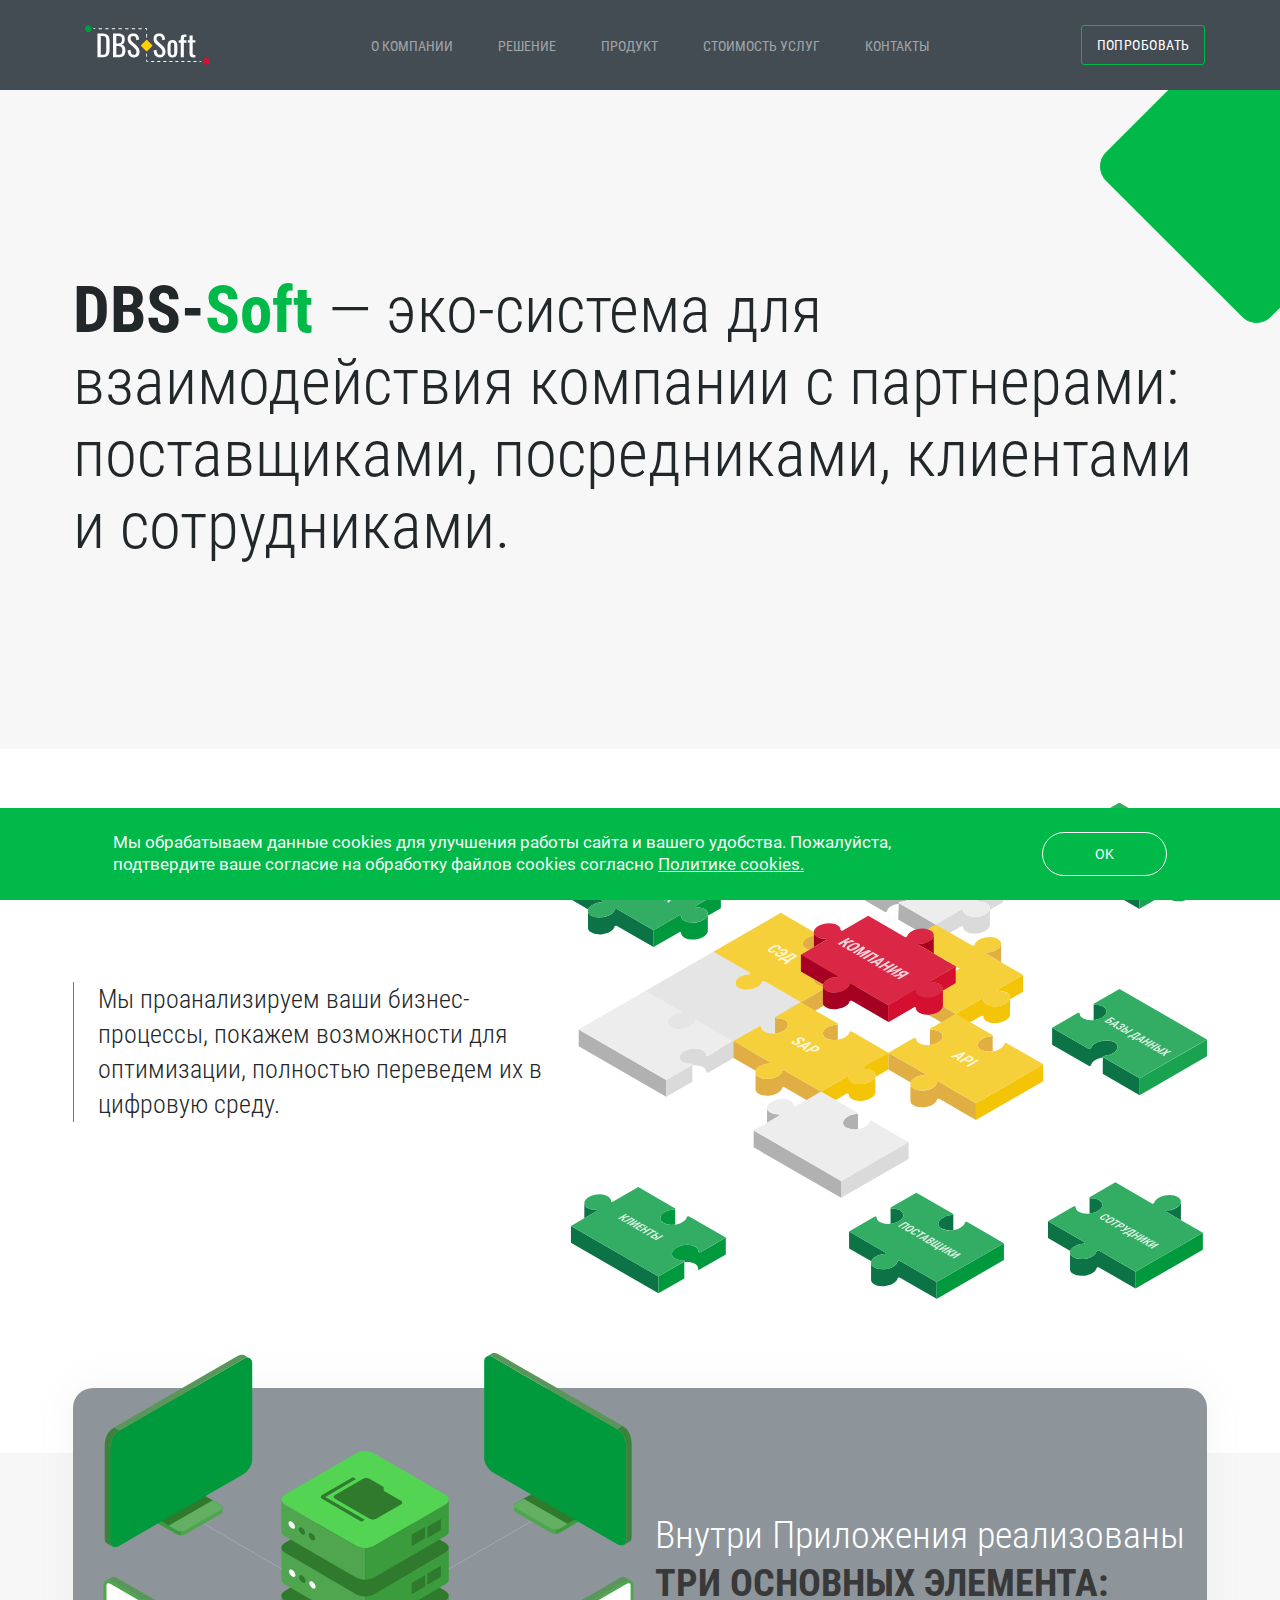
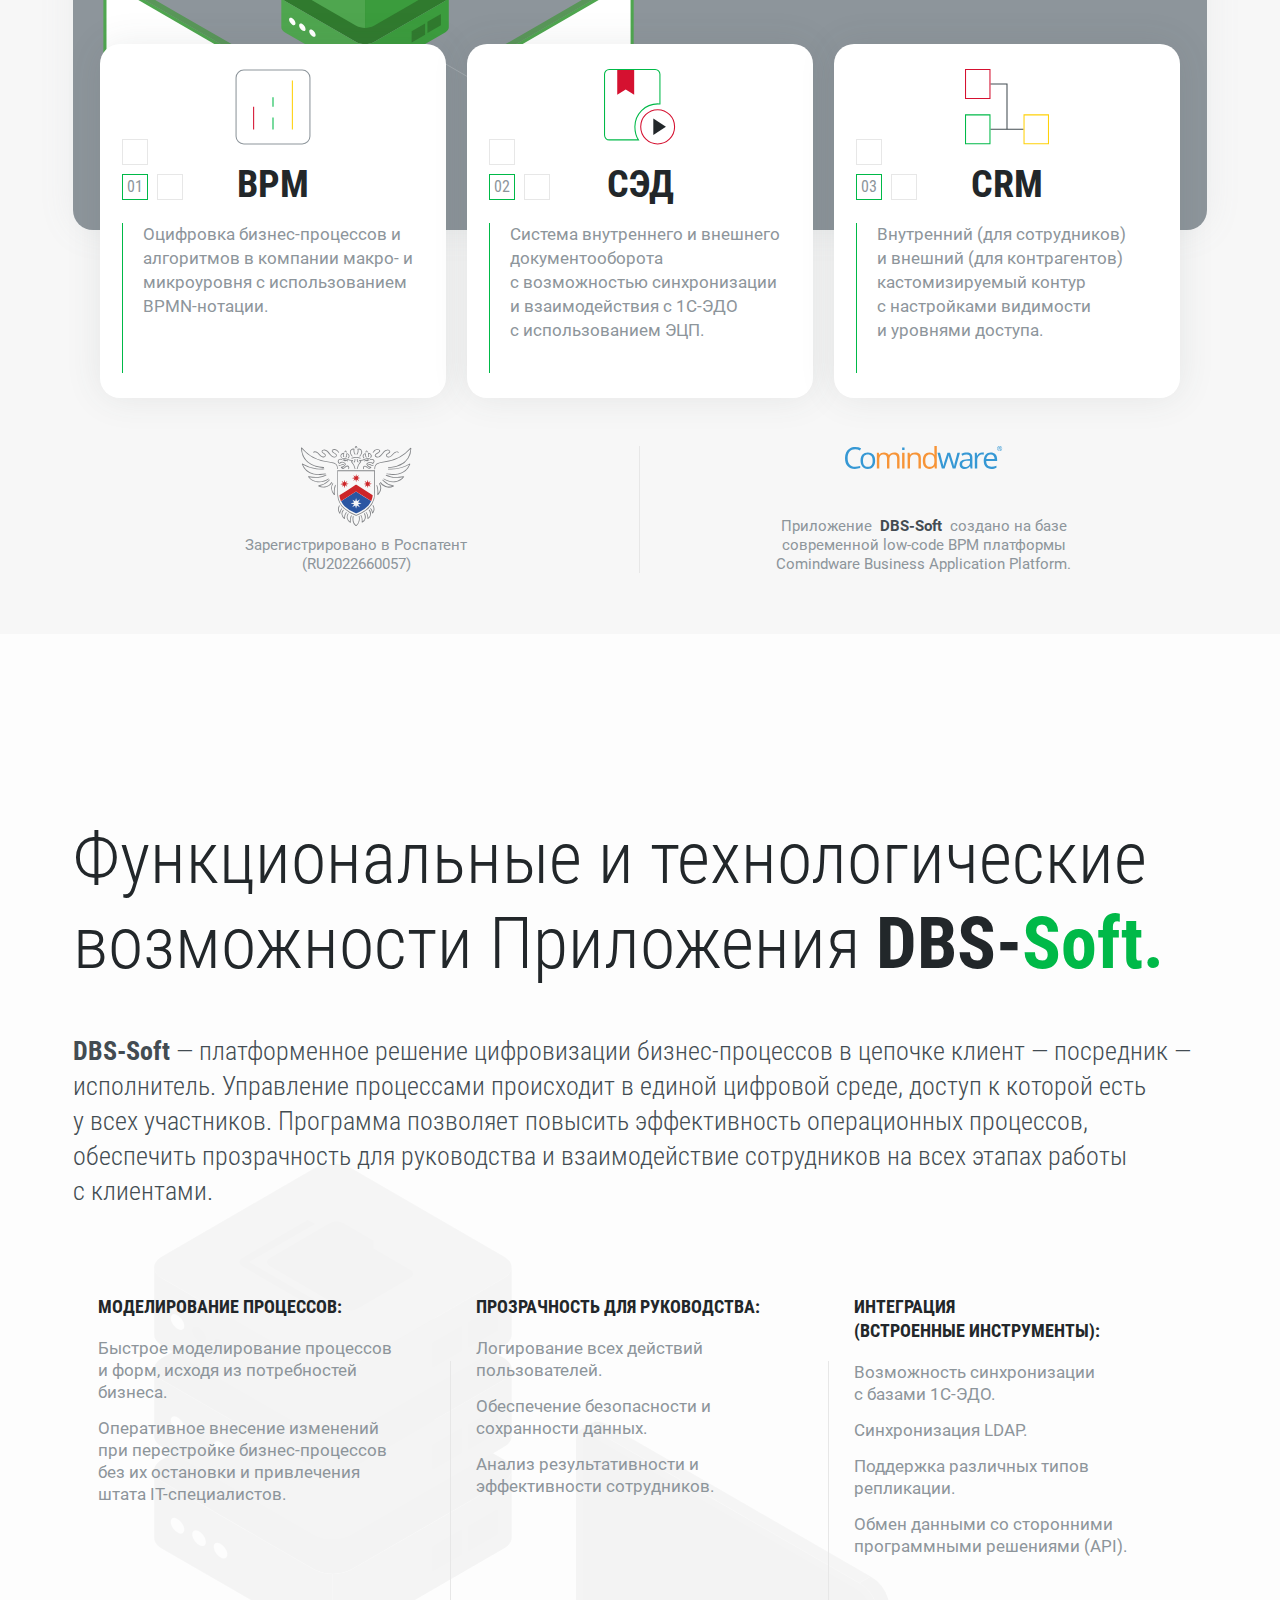
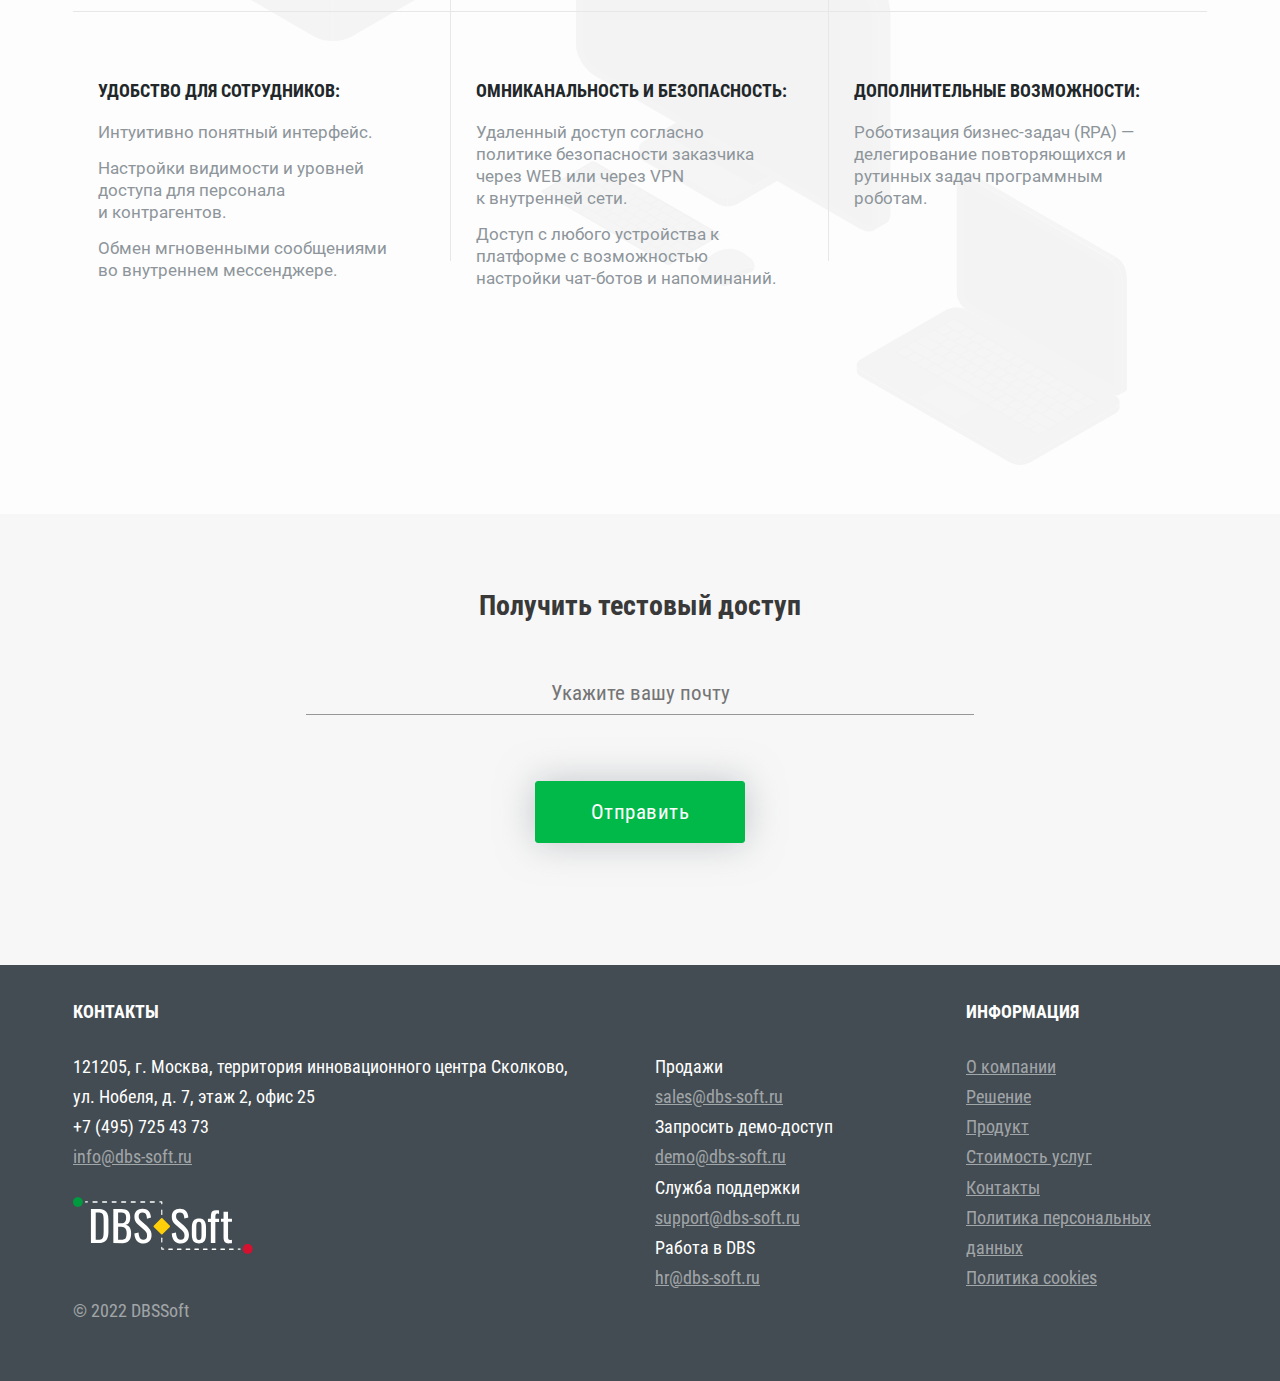
<file: index.html>
<!DOCTYPE html>
<html lang="ru">

<head>
	<title>DBS-Soft</title>
	<meta charset="UTF-8">
	<meta name="format-detection" content="telephone=no">

	<link rel="stylesheet" href="css/style.min.css?_v=20220829125439">
	<link rel="icon" href="img/general/favicon.svg" type="image/svg+xml">
	<script>
		window.history.replaceState({}, null, '/');
	</script>
	<meta name="viewport" content="width=device-width, initial-scale=1.0">
	<script src="https://www.google.com/recaptcha/api.js?_v=20220829125439" async defer></script>
</head>

<body>
	<div class="wrapper">
		<header class="header">
			<div class="header__container">
				<div class="header__logo logo">
					<a href="index.html" class="logo__link">
						<img src="img/general/logo.svg" alt="logo" width="125" height="40" />
					</a>
				</div>
				<nav class="header__menu menu">
					<ul class="menu__list">
						<li class="menu__item">
							<a href="about.html" class="menu__link undefined">О компании</a>
						</li>
						<li class="menu__item">
							<a href="solutions.html" class="menu__link undefined">Решение</a>
						</li>
						<li class="menu__item">
							<a href="product.html" class="menu__link undefined">Продукт</a>
						</li>
						<li class="menu__item">
							<a href="prices.html" class="menu__link undefined">Стоимость услуг</a>
						</li>
						<li class="menu__item">
							<a data-goto=".footer" href="" class="menu__link">Контакты</a>
						</li>
					</ul>
				</nav>
				<a href="" data-damax=".menu, 767.98, last" data-popup="#feedback" class="header__button button"><span>Попробовать</span></a>
				<button class="icon-menu" type="button"><span></span></button>
			</div>
		</header>
		<main class="page">
			<section class="main">
				<div class="main__container">
					<div class="main__decor"></div>
					<h1 class="main__title">
						<span class="main__title main__title--bold">DBS-</span><span class="main__title main__title--color">Soft</span> &mdash;
						эко-система для взаимодействия компании с&nbsp;партнерами:
						поставщиками, посредниками, клиентами и&nbsp;cотрудниками.
					</h1>
				</div>
				<div class="main__process process">
					<div class="process__container">
						<div class="process__body">
							Мы&nbsp;проанализируем ваши бизнес-процессы, покажем возможности
							для оптимизации, полностью переведем их в цифровую среду.
						</div>
						<div class="process__img process__img-ibg">
							<object type="image/svg+xml" data="img/general/Puzzle.svg" width="650" height="500"></object>
							<!-- <img src="img/general/mosaic.svg" alt="Мозайка всех процессов"> -->
						</div>
					</div>
				</div>
			</section>
			<section class="implementation page__implementation">
				<div class="implementation__container">
					<div class="implementation__decor implementation__decor-ibg">
						<img src="img/general/comps.svg" alt="мониторы и сервер" />
						<div class="implementation__inner">
							<h2 class="implementation__title">
								Внутри Приложения реализованы
							</h2>
							<span class="implementation__title implementation__title--bold">
								три основных элемента:</span>
						</div>
					</div>
					<div class="implementation__body element">
						<ol class="element__list">
							<li class="element__item">
								<div class="element__body">
									<div class="element__img element__img-ibg element__img-ibg--contain">
										<img src="img/element/sap.svg" alt="SAP" width="67" height="56" />
									</div>
									<span class="element__title">BPM</span>
									<span class="element__text">
										Оцифровка бизнес-процессов и алгоритмов в компании макро- и микроуровня с использованием BPMN-нотации.</span>
								</div>
							</li>
							<li class="element__item">
								<div class="element__body">
									<div class="element__img element__img-ibg element__img-ibg--contain">
										<img src="img/element/digital.svg" alt="СЭД" width="67" height="56" />
									</div>
									<span class="element__title">СЭД</span>
									<span class="element__text">Система внутреннего и&nbsp;внешнего документооборота
										с&nbsp;возможностью синхронизации и&nbsp;взаимодействия
										с&nbsp;1С-ЭДО с&nbsp;использованием ЭЦП.</span>
								</div>
							</li>
							<li class="element__item">
								<div class="element__body">
									<div class="element__img element__img-ibg element__img-ibg--contain">
										<img src="img/element/crm.svg" alt="CRM" width="67" height="56" />
									</div>
									<span class="element__title">CRM</span>
									<span class="element__text">Внутренний (для сотрудников) и&nbsp;внешний (для
										контрагентов) кастомизируемый контур с&nbsp;настройками
										видимости и&nbsp;уровнями доступа.</span>
								</div>
							</li>
						</ol>
					</div>
				</div>
			</section>
			<section class="page__platform platform">
				<div class="platform__container">
					<ul class="platform__list">
						<li class="platform__item">
							<a href="https://rospatent.gov.ru/ru" target="_blank" class="platform__link">
								<img src="img/platform/rospatent.svg" alt="Rospatent" /></a>
							<p class="platform__text">
								Зарегистрировано в&nbsp;Роспатент (RU2022660057)
							</p>
						</li>
						<li class="platform__item">
							<a href="https://www.comindware.ru/platform/" target="_blank" class="platform__link"><img src="img/platform/comindware.svg" alt="Comindware" /></a>
							<p class="platform__text">
								Приложение
								<span class="platform__text platform__text--bold"> DBS-Soft </span>
								создано на&nbsp;базе современной low-code BPM платформы
								Comindware Business Application Platform.
							</p>
						</li>
					</ul>
				</div>
			</section>
			<section class="page__capabilities capabilities">
				<div class="capabilities__container">
					<h2 class="capabilities__title">
						Функциональные и&nbsp;технологические возможности Приложения
						<span class="nowrap">
							<span class="capabilities__title capabilities__title--bold">DBS-</span><span class="capabilities__title capabilities__title--color">Soft.</span></span>
					</h2>
					<h3 class="capabilities__text">
						​<span class="capabilities__text capabilities__text--bold">​DBS-Soft </span>&mdash;&nbsp;платформенное
						решение цифровизации бизнес-процессов
						в&nbsp;цепочке клиент&nbsp;&mdash; посредник&nbsp;&mdash;
						исполнитель. Управление процессами происходит в&nbsp;единой
						цифровой среде, доступ к которой есть у&nbsp;всех участников.
						Программа позволяет повысить эффективность операционных процессов,
						обеспечить прозрачность для руководства и&nbsp;взаимодействие
						сотрудников на&nbsp;всех этапах работы с&nbsp;клиентами.
					</h3>
					<div class="capabilities__body">
						<article class="capabilities__answer answer answer--top">
							<h3 class="answer__title">Моделирование процессов:</h3>
							<ul class="answer__list">
								<li class="answer__item">
									Быстрое моделирование процессов и&nbsp;форм, исходя
									из&nbsp;потребностей бизнеса.
								</li>
								<li class="answer__item">
									Оперативное внесение изменений при перестройке
									бизнес-процессов без их остановки и&nbsp;привлечения штата
									IT-специалистов.
								</li>
							</ul>
						</article>
						<article class="capabilities__answer answer answer--top">
							<h3 class="answer__title">Прозрачность для руководства:</h3>
							<ul class="answer__list">
								<li class="answer__item">
									Логирование всех действий пользователей.
								</li>
								<li class="answer__item">
									Обеспечение безопасности и сохранности данных.
								</li>
								<li class="answer__item">
									Анализ результативности и эффективности сотрудников.
								</li>
							</ul>
						</article>
						<article class="capabilities__answer answer answer--center">
							<h3 class="answer__title">
								Интеграция
								<span class="answer__subtitle">(встроенные инструменты):</span>
							</h3>
							<ul class="answer__list">
								<li class="answer__item">
									Возможность синхронизации с&nbsp;базами 1С-ЭДО.
								</li>
								<li class="answer__item">Синхронизация LDAP.</li>
								<li class="answer__item">
									Поддержка различных типов репликации.
								</li>
								<li class="answer__item">
									Обмен данными со&nbsp;сторонними программными решениями
									(API).
								</li>
							</ul>
						</article>
						<article class="capabilities__answer answer answer--bottom">
							<h3 class="answer__title">Удобство для сотрудников:</h3>
							<ul class="answer__list">
								<li class="answer__item">Интуитивно понятный интерфейс.</li>
								<li class="answer__item">
									Настройки видимости и&nbsp;уровней доступа для персонала
									и&nbsp;контрагентов.
								</li>
								<li class="answer__item">
									Обмен мгновенными сообщениями во внутреннем мессенджере.
								</li>
							</ul>
						</article>
						<article class="capabilities__answer answer answer--bottom">
							<h3 class="answer__title">Омниканальность и безопасность:</h3>
							<ul class="answer__list">
								<li class="answer__item">
									Удаленный доступ согласно политике безопасности заказчика
									через WEB или через VPN к&nbsp;внутренней сети.
								</li>
								<li class="answer__item">
									Доступ с&nbsp;любого устройства к платформе
									с&nbsp;возможностью настройки чат-ботов и&nbsp;напоминаний.
								</li>
							</ul>
						</article>
						<article class="capabilities__answer answer answer--bottom">
							<h3 class="answer__title">Дополнительные возможности:</h3>
							<ul class="answer__list">
								<li class="answer__item">
									Роботизация бизнес-задач (RPA)&nbsp;&mdash; делегирование
									повторяющихся и рутинных задач программным роботам.
								</li>
							</ul>
						</article>
					</div>
				</div>
			</section>
			<section class="access page__access">
				<div class="access__container">
					<form data-ajax method="POST" action="sendmail.php" class="access__form" id="access" data-popup-message="#form-message">
						<h2 class="access__title">Получить тестовый доступ</h2>
						<div class="access__item">
							<input data-required="email" type="text" name="email" placeholder="Укажите вашу почту" class="access__input" data-error="Укажите Вашу Почту" />
						</div>
						<div class="access__buttons">
							<button type="submit" class="button button--access">
								Отправить
							</button>
						</div>
					</form>
				</div>
			</section>
		</main>
		<footer class="footer" id="footer">
			<div class="footer__container">
				<div class="footer__body">
					<div class="footer__column">
						<div data-spollers="767.98" class="spollers">
							<div class="spollers__item">
								<button type="button" data-spoller class="spollers__title _spoller-active">
									Контакты
								</button>
								<div class="spollers__body">
									<p class="footer__text">
										121205, г. Москва, территория инновационного центра Сколково, ул.
										Нобеля, д. 7, этаж 2, офис 25
									</p>
									<p class="footer__text">
										<a href="tel:84957254373"><span> +7 (495) 725 43 73</span></a>
									</p>
									<p class="footer__text">
										<a class="footer__link" href="mailto::info@dbs-soft.ru"><span>info@dbs-soft.ru</span></a>
									</p>
								</div>
							</div>
						</div>
					</div>
					<div class="footer__column">
						<div data-spollers="767.98" class="spollers">
							<div class="spollers__item">
								<button type="button" data-spoller class="spollers__title spollers__title--visibility">
									доступ
								</button>
								<div class="spollers__body sales">
									<ul class="sales__list">
										<li class="sales__item">
											Продажи<a href="mailto:sales@dbs-soft.ru" class="sales__link"><span class="sales__text">sales@dbs-soft.ru</span></a>
										</li>
										<li class="sales__item">
											Запросить демо-доступ<a href="mailto:demo@dbs-soft.ru" class="sales__link"><span class="sales__text">demo@dbs-soft.ru</span></a>
										</li>
										<li class="sales__item">
											Служба поддержки<a href="mailto:support@dbs-soft.ru" class="sales__link"><span class="sales__text">support@dbs-soft.ru</span></a>
										</li>
										<li class="sales__item">
											Работа в DBS<a href="mailto:hr@dbs-soft.ru" class="sales__link"><span class="sales__text">hr@dbs-soft.ru</span></a>
										</li>
									</ul>
								</div>
							</div>
						</div>
					</div>
					<div class="footer__column">
						<div data-spollers="767.98" class="spollers">
							<div class="spollers__item">
								<button type="button" data-spoller class="spollers__title">
									Информация
								</button>
								<div class="spollers__body">
									<nav class="footer__menu">
										<ul class="footer__list">
											<li class="footer__item">
												<a href="about.html" class="footer__link">О компании</a>
											</li>
											<li class="footer__item">
												<a href="solutions.html" class="footer__link">Решение</a>
											</li>
											<li class="footer__item">
												<a href="product.html" class="footer__link">Продукт</a>
											</li>
											<li class="footer__item">
												<a href="prices.html" class="footer__link">Стоимость услуг</a>
											</li>
											<li class="footer__item">
												<a data-goto=".footer" href="" class="footer__link">Контакты</a>
											</li>
											<li class="footer__item">
												<a href="policy.html" class="footer__link">Политика персональных данных</a>
											</li>
											<li class="footer__item">
												<a href="privacy.html" class="footer__link">Политика cookies</a>
											</li>
										</ul>
									</nav>
								</div>
							</div>
						</div>
					</div>
				</div>
				<div class="footer__logo logo">
					<a href="" class="logo__link logo__link--footer">
						<img src="img/general/logo.svg" alt="logo" width="155" height="40" />
					</a>
				</div>
				<div class="footer__copy">
					<p>&copy;&nbsp;2022 DBSSoft</p>
				</div>
			</div>
		</footer>
	</div>
	<div id="feedback" aria-hidden="true" class="popup">
		<div class="popup__wrapper">
			<div class="popup__content">
				<button data-close type="button" class="popup__close"></button>
				<div class="popup__text">
					<div class="form">
						<form data-ajax method="POST" action="sendmail.php" class="form__boby" id="form" data-popup-message="#form-message">
							<h2 class="form__title">Пора действовать!</h2>
							<p class="form__text">
								Оставьте заявку, и наши специалисты свяжутся с Вами.
							</p>
							<div class="form__item">
								<input data-required type="text" name="name" placeholder="Как к вам обращаться?*" class="form__input" data-error="Введите Ваше Имя" />
							</div>
							<div class="form__inner">
								<div class="form__item">
									<input data-required="tel" type="tel" name="phone" placeholder="Телефон*" data-error="Введите Номер Телефона" class="form__input" />
								</div>
								<div class="form__item">
									<input data-required="email" type="text" name="email" placeholder="E-mail*" class="form__input" data-error="Введите Вашу Почту" />
								</div>
							</div>
							<div class="checkbox social">
								<p class="social__form">
									Пожалуйста, уточните удобный способ связи.
								</p>
								<div class="checkbox">
									<input id="c_1" data-error="Ошибка" class="checkbox__input social__input" type="checkbox" value="Whatsapp" name="whatsapp" />
									<label for="c_1" class="social__label"><span class="checkbox__text social__text">Whatsapp</span></label>
								</div>
								<div class="checkbox">
									<input id="c_2" data-error="Ошибка" class="checkbox__input social__input" type="checkbox" value="Telegram" name="telegram" />
									<label for="c_2" class="social__label social__label--telegram"><span class="checkbox__text social__text">Telegram</span></label>
								</div>
								<div class="checkbox">
									<input id="c_3" data-error="Ошибка" class="checkbox__input social__input" type="checkbox" value="E-mail" name="post" />
									<label for="c_3" class="social__label social__label--email"><span class="checkbox__text social__text">E-mail</span></label>
								</div>
								<div class="checkbox">
									<input id="c_4" data-error="Ошибка" class="checkbox__input social__input" type="checkbox" value="Телефон" name="telefon" />
									<label for="c_4" class="social__label social__label--phone"><span class="checkbox__text social__text">Телефон</span></label>
								</div>
							</div>
							<div class="form__item">
								<textarea name="message" class="form__input" placeholder="Опишите сферу деятельности вашей компании  и  задачу, с которой требуется помощь
              "></textarea>
							</div>
							<div class="checkbox form__item">
								<input data-required id="c_5" class="checkbox__input" type="checkbox" value="получено" checked name="agreement" />
								<label for="c_5" class="checkbox__label">
									<span class="checkbox__text">Подтверждаю согласие на&nbsp;обработку своих персональных
										данных и&nbsp;принимаю условия
										<a href="policy.html" class="checkbox__link">Политики персональных данных</a>
										и&nbsp;<a href="privacy.html" class="checkbox__link">Политике cookies</a>
									</span></label>
							</div>
							<div class="g-recaptcha" data-sitekey="6Lfaq7chAAAAAPFl2QrBVxgJPhIh9civwOKAmWPd"></div>
							<div class="form__buttons">
								<button type="submit" class="button button--access">
									Отправить
								</button>
							</div>
						</form>
					</div>
				</div>
			</div>
		</div>
	</div>

	<div id="form-message" aria-hidden="true" class="popup">
		<div class="popup__wrapper">
			<div class="popup__content">
				<button data-close type="button" class="popup__close"></button>
				<div class="popup__title">Ваша заявка отправленна.</div>
				<div class="popup__text">Ожидайте обратную связь от нас.</div>
			</div>
		</div>
	</div>
	<div class="cookie" id="cookie" aria-hidden="true">
		<div class="cookie__notice">
			<p class="cookie__text">
				Мы обрабатываем данные cookies для улучшения работы сайта и вашего
				удобства. Пожалуйста, подтвердите ваше согласие на обработку файлов
				cookies согласно
				<a class="cookie__link" href="privacy.html">Политике cookies.</a>
			</p>
			<div>
				<a data-close class="button button--cookie" id="cookie__close" href="">Ok</a>
			</div>
		</div>
	</div>
	<script src="js/app.min.js?_v=20220829125439"></script>
</body>

</html>
</file>
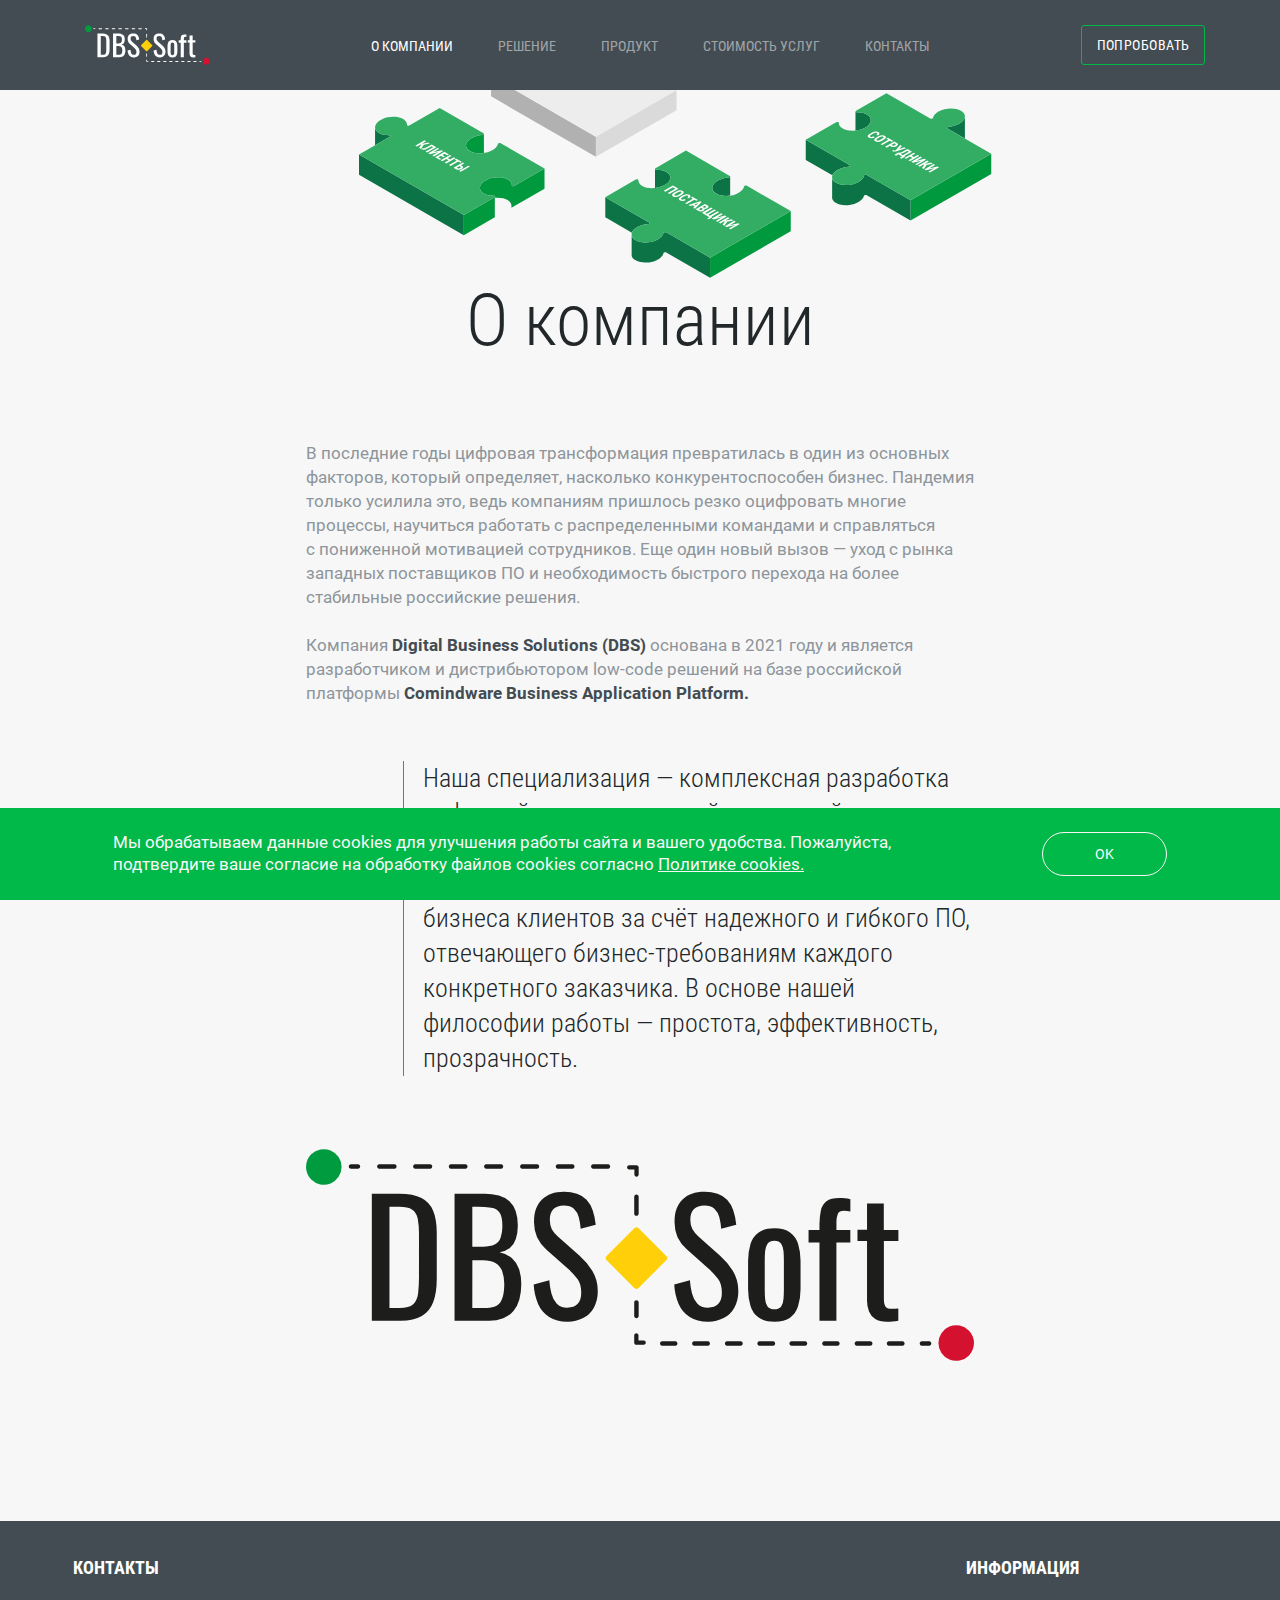
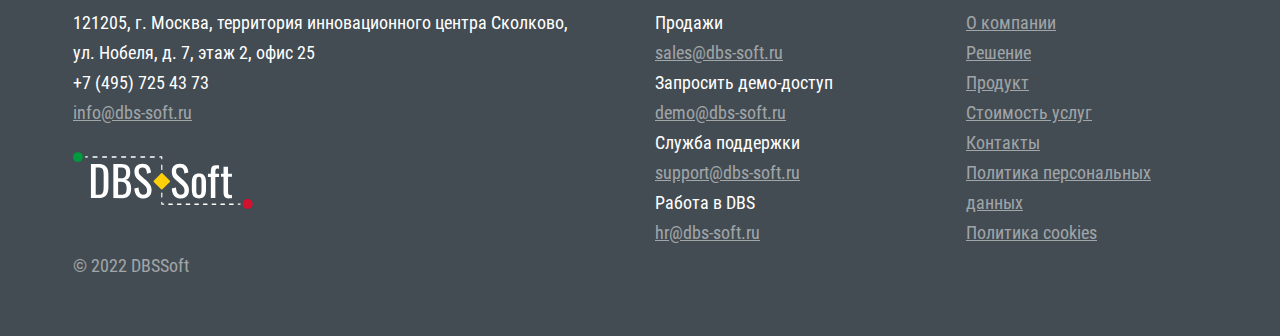
<file: about.html>
<!DOCTYPE html>
<html lang="ru">

<head>
	<title>О компании</title>
	<meta charset="UTF-8">
	<meta name="format-detection" content="telephone=no">

	<link rel="stylesheet" href="css/style.min.css?_v=20220829125439">
	<link rel="icon" href="img/general/favicon.svg" type="image/svg+xml">
	<script>
		window.history.replaceState({}, null, '/');
	</script>
	<meta name="viewport" content="width=device-width, initial-scale=1.0">
	<script src="https://www.google.com/recaptcha/api.js?_v=20220829125439" async defer></script>
</head>

<body>
	<div class="wrapper">
		<header class="header">
			<div class="header__container">
				<div class="header__logo logo">
					<a href="index.html" class="logo__link">
						<img src="img/general/logo.svg" alt="logo" width="125" height="40" />
					</a>
				</div>
				<nav class="header__menu menu">
					<ul class="menu__list">
						<li class="menu__item">
							<a href="about.html" class="menu__link _active">О компании</a>
						</li>
						<li class="menu__item">
							<a href="solutions.html" class="menu__link undefined">Решение</a>
						</li>
						<li class="menu__item">
							<a href="product.html" class="menu__link undefined">Продукт</a>
						</li>
						<li class="menu__item">
							<a href="prices.html" class="menu__link undefined">Стоимость услуг</a>
						</li>
						<li class="menu__item">
							<a data-goto=".footer" href="" class="menu__link">Контакты</a>
						</li>
					</ul>
				</nav>
				<a href="" data-damax=".menu, 767.98, last" data-popup="#feedback" class="header__button button"><span>Попробовать</span></a>
				<button class="icon-menu" type="button"><span></span></button>
			</div>
		</header>
		<main class="page-about page">
			<section class="about">
				<div class="about__container">
					<h1 class="about__title">О&nbsp;компании</h1>
					<p class="about__text">
						В&nbsp;последние годы цифровая трансформация превратилась
						в&nbsp;один из основных факторов, который определяет, насколько
						конкурентоспособен бизнес. Пандемия только усилила
						это, ведь компаниям пришлось резко оцифровать многие
						процессы, научиться работать с&nbsp;распределенными командами
						и&nbsp;справляться с&nbsp;пониженной мотивацией сотрудников. Еще
						один новый вызов&nbsp;&mdash; уход с&nbsp;рынка западных
						поставщиков&nbsp;ПО и&nbsp;необходимость быстрого перехода
						на&nbsp;более стабильные российские решения.
					</p>
					<p class="about__text">
						Компания
						<span class="about__text about__text--bold">Digital Business Solutions (DBS)</span>
						основана в&nbsp;2021 году и&nbsp;является разработчиком
						и&nbsp;дистрибьютором low-code решений на&nbsp;базе российской
						платформы
						<span class="about__text about__text--bold">Comindware Business Application Platform.</span>
					</p>
					<div class="about__body">
						<h3 class="about__content">
							Наша специализация&nbsp;&mdash; комплексная разработка цифровой
							среды, в&nbsp;которой взаимодействуют клиенты, поставщики
							и&nbsp;персонал. Наша команда предлагает основу для успешного
							развития бизнеса клиентов за&nbsp;счёт надежного
							и&nbsp;гибкого&nbsp;ПО, отвечающего бизнес-требованиям каждого
							конкретного заказчика. В&nbsp;основе нашей философии
							работы&nbsp;&mdash; простота, эффективность, прозрачность.
						</h3>
					</div>
					<div class="about__logo logo">
						<img src="img/general/dbs-logo.svg" alt="logo" width="751" height="238" />
					</div>
				</div>
			</section>
		</main>
		<footer class="footer" id="footer">
			<div class="footer__container">
				<div class="footer__body">
					<div class="footer__column">
						<div data-spollers="767.98" class="spollers">
							<div class="spollers__item">
								<button type="button" data-spoller class="spollers__title _spoller-active">
									Контакты
								</button>
								<div class="spollers__body">
									<p class="footer__text">
										121205, г. Москва, территория инновационного центра Сколково, ул.
										Нобеля, д. 7, этаж 2, офис 25
									</p>
									<p class="footer__text">
										<a href="tel:84957254373"><span> +7 (495) 725 43 73</span></a>
									</p>
									<p class="footer__text">
										<a class="footer__link" href="mailto::info@dbs-soft.ru"><span>info@dbs-soft.ru</span></a>
									</p>
								</div>
							</div>
						</div>
					</div>
					<div class="footer__column">
						<div data-spollers="767.98" class="spollers">
							<div class="spollers__item">
								<button type="button" data-spoller class="spollers__title spollers__title--visibility">
									доступ
								</button>
								<div class="spollers__body sales">
									<ul class="sales__list">
										<li class="sales__item">
											Продажи<a href="mailto:sales@dbs-soft.ru" class="sales__link"><span class="sales__text">sales@dbs-soft.ru</span></a>
										</li>
										<li class="sales__item">
											Запросить демо-доступ<a href="mailto:demo@dbs-soft.ru" class="sales__link"><span class="sales__text">demo@dbs-soft.ru</span></a>
										</li>
										<li class="sales__item">
											Служба поддержки<a href="mailto:support@dbs-soft.ru" class="sales__link"><span class="sales__text">support@dbs-soft.ru</span></a>
										</li>
										<li class="sales__item">
											Работа в DBS<a href="mailto:hr@dbs-soft.ru" class="sales__link"><span class="sales__text">hr@dbs-soft.ru</span></a>
										</li>
									</ul>
								</div>
							</div>
						</div>
					</div>
					<div class="footer__column">
						<div data-spollers="767.98" class="spollers">
							<div class="spollers__item">
								<button type="button" data-spoller class="spollers__title">
									Информация
								</button>
								<div class="spollers__body">
									<nav class="footer__menu">
										<ul class="footer__list">
											<li class="footer__item">
												<a href="about.html" class="footer__link">О компании</a>
											</li>
											<li class="footer__item">
												<a href="solutions.html" class="footer__link">Решение</a>
											</li>
											<li class="footer__item">
												<a href="product.html" class="footer__link">Продукт</a>
											</li>
											<li class="footer__item">
												<a href="prices.html" class="footer__link">Стоимость услуг</a>
											</li>
											<li class="footer__item">
												<a data-goto=".footer" href="" class="footer__link">Контакты</a>
											</li>
											<li class="footer__item">
												<a href="policy.html" class="footer__link">Политика персональных данных</a>
											</li>
											<li class="footer__item">
												<a href="privacy.html" class="footer__link">Политика cookies</a>
											</li>
										</ul>
									</nav>
								</div>
							</div>
						</div>
					</div>
				</div>
				<div class="footer__logo logo">
					<a href="" class="logo__link logo__link--footer">
						<img src="img/general/logo.svg" alt="logo" width="155" height="40" />
					</a>
				</div>
				<div class="footer__copy">
					<p>&copy;&nbsp;2022 DBSSoft</p>
				</div>
			</div>
		</footer>
	</div>
	<div id="feedback" aria-hidden="true" class="popup">
		<div class="popup__wrapper">
			<div class="popup__content">
				<button data-close type="button" class="popup__close"></button>
				<div class="popup__text">
					<div class="form">
						<form data-ajax method="POST" action="sendmail.php" class="form__boby" id="form" data-popup-message="#form-message">
							<h2 class="form__title">Пора действовать!</h2>
							<p class="form__text">
								Оставьте заявку, и наши специалисты свяжутся с Вами.
							</p>
							<div class="form__item">
								<input data-required type="text" name="name" placeholder="Как к вам обращаться?*" class="form__input" data-error="Введите Ваше Имя" />
							</div>
							<div class="form__inner">
								<div class="form__item">
									<input data-required="tel" type="tel" name="phone" placeholder="Телефон*" data-error="Введите Номер Телефона" class="form__input" />
								</div>
								<div class="form__item">
									<input data-required="email" type="text" name="email" placeholder="E-mail*" class="form__input" data-error="Введите Вашу Почту" />
								</div>
							</div>
							<div class="checkbox social">
								<p class="social__form">
									Пожалуйста, уточните удобный способ связи.
								</p>
								<div class="checkbox">
									<input id="c_1" data-error="Ошибка" class="checkbox__input social__input" type="checkbox" value="Whatsapp" name="whatsapp" />
									<label for="c_1" class="social__label"><span class="checkbox__text social__text">Whatsapp</span></label>
								</div>
								<div class="checkbox">
									<input id="c_2" data-error="Ошибка" class="checkbox__input social__input" type="checkbox" value="Telegram" name="telegram" />
									<label for="c_2" class="social__label social__label--telegram"><span class="checkbox__text social__text">Telegram</span></label>
								</div>
								<div class="checkbox">
									<input id="c_3" data-error="Ошибка" class="checkbox__input social__input" type="checkbox" value="E-mail" name="post" />
									<label for="c_3" class="social__label social__label--email"><span class="checkbox__text social__text">E-mail</span></label>
								</div>
								<div class="checkbox">
									<input id="c_4" data-error="Ошибка" class="checkbox__input social__input" type="checkbox" value="Телефон" name="telefon" />
									<label for="c_4" class="social__label social__label--phone"><span class="checkbox__text social__text">Телефон</span></label>
								</div>
							</div>
							<div class="form__item">
								<textarea name="message" class="form__input" placeholder="Опишите сферу деятельности вашей компании  и  задачу, с которой требуется помощь
              "></textarea>
							</div>
							<div class="checkbox form__item">
								<input data-required id="c_5" class="checkbox__input" type="checkbox" value="получено" checked name="agreement" />
								<label for="c_5" class="checkbox__label">
									<span class="checkbox__text">Подтверждаю согласие на&nbsp;обработку своих персональных
										данных и&nbsp;принимаю условия
										<a href="policy.html" class="checkbox__link">Политики персональных данных</a>
										и&nbsp;<a href="privacy.html" class="checkbox__link">Политике cookies</a>
									</span></label>
							</div>
							<div class="g-recaptcha" data-sitekey="6Lfaq7chAAAAAPFl2QrBVxgJPhIh9civwOKAmWPd"></div>
							<div class="form__buttons">
								<button type="submit" class="button button--access">
									Отправить
								</button>
							</div>
						</form>
					</div>
				</div>
			</div>
		</div>
	</div>

	<div id="form-message" aria-hidden="true" class="popup">
		<div class="popup__wrapper">
			<div class="popup__content">
				<button data-close type="button" class="popup__close"></button>
				<div class="popup__title">Ваша заявка отправленна.</div>
				<div class="popup__text">Ожидайте обратную связь от нас.</div>
			</div>
		</div>
	</div>
	<div class="cookie" id="cookie" aria-hidden="true">
		<div class="cookie__notice">
			<p class="cookie__text">
				Мы обрабатываем данные cookies для улучшения работы сайта и вашего
				удобства. Пожалуйста, подтвердите ваше согласие на обработку файлов
				cookies согласно
				<a class="cookie__link" href="privacy.html">Политике cookies.</a>
			</p>
			<div>
				<a data-close class="button button--cookie" id="cookie__close" href="">Ok</a>
			</div>
		</div>
	</div>
	<script src="js/app.min.js?_v=20220829125439"></script>
</body>

</html>
</file>
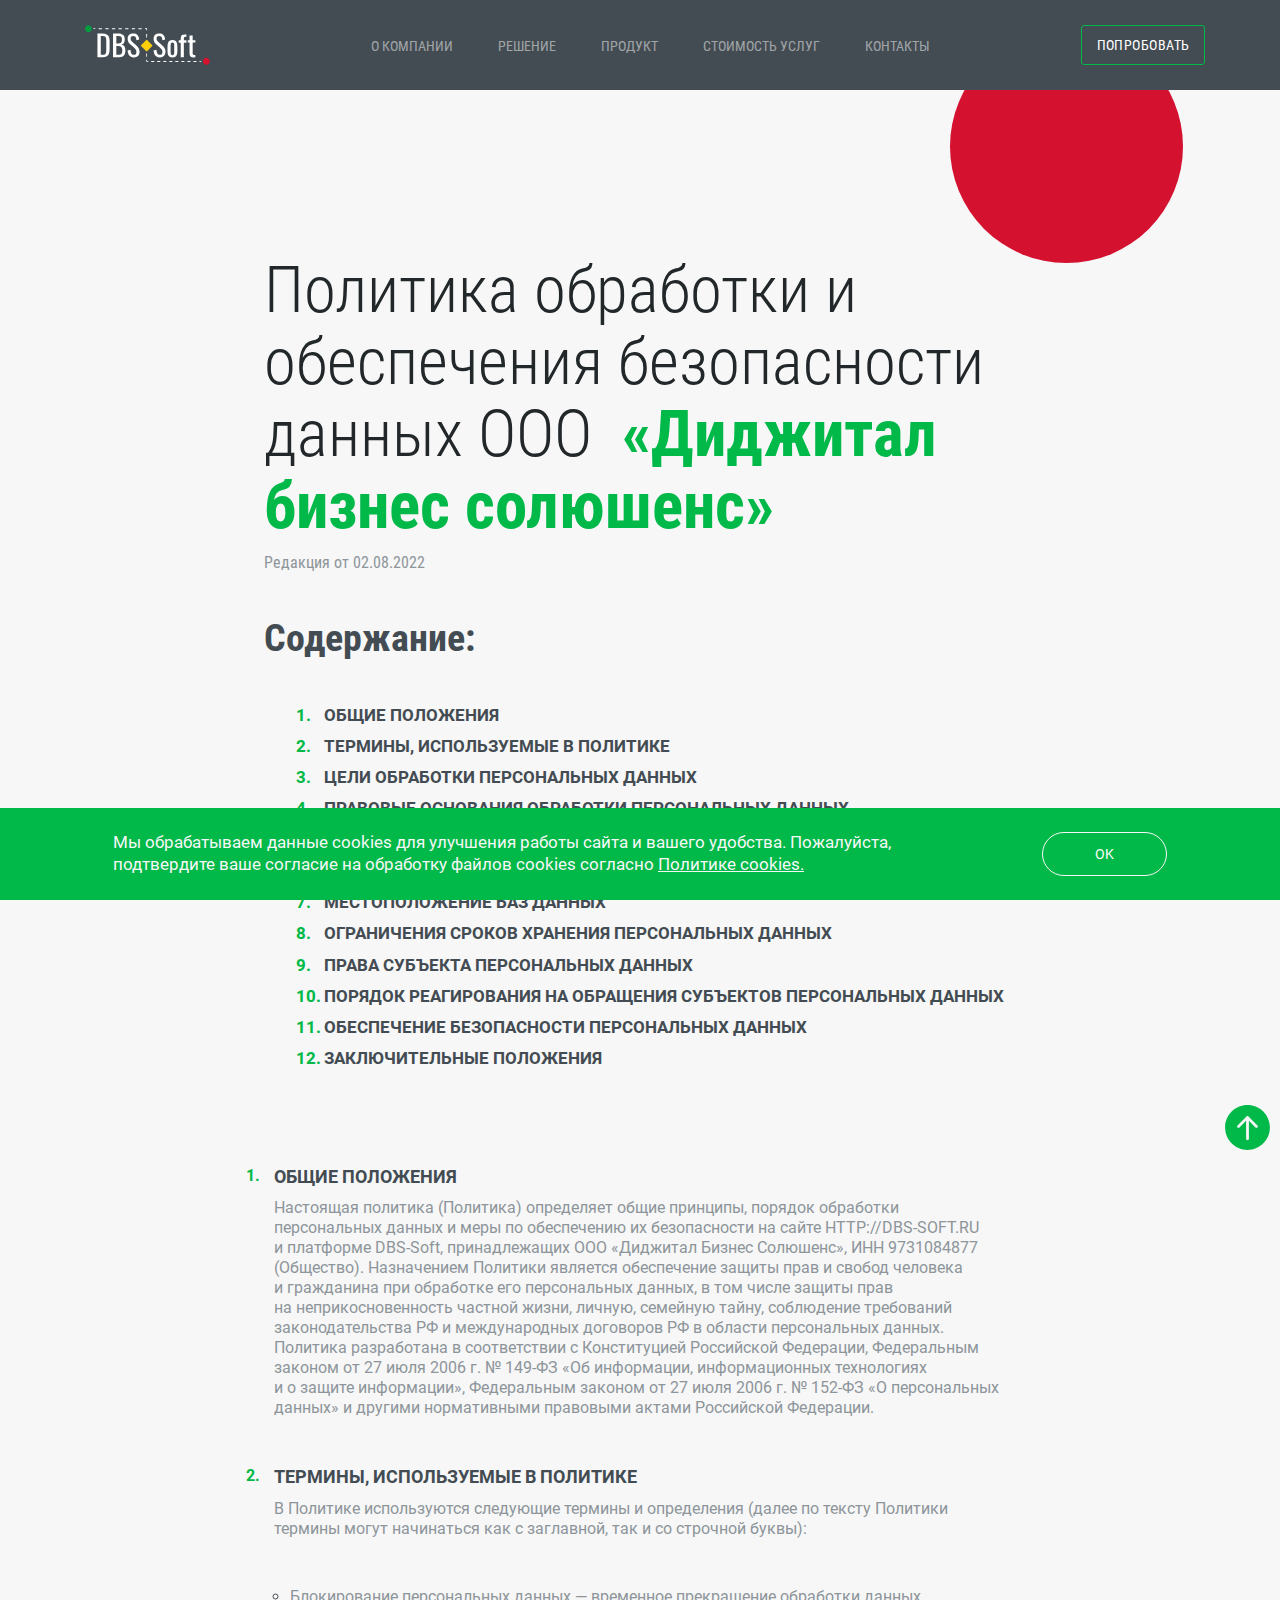
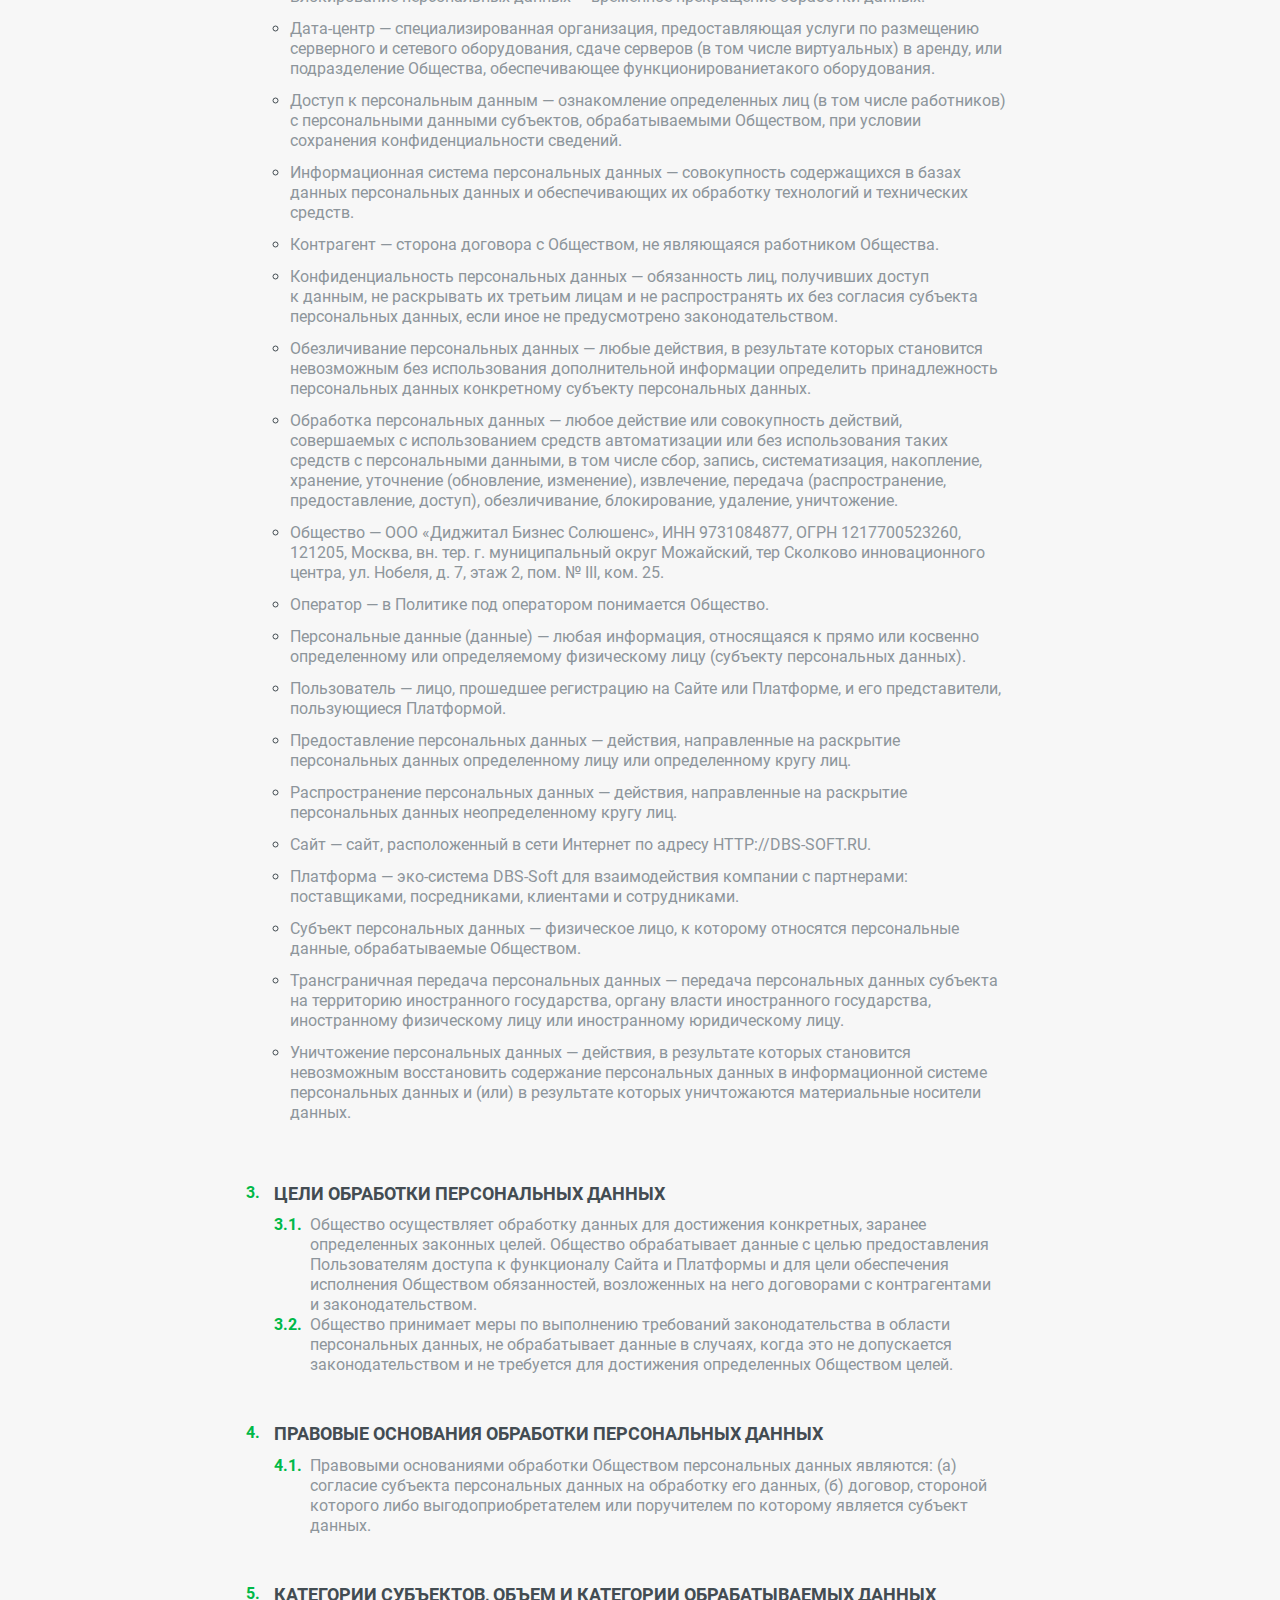
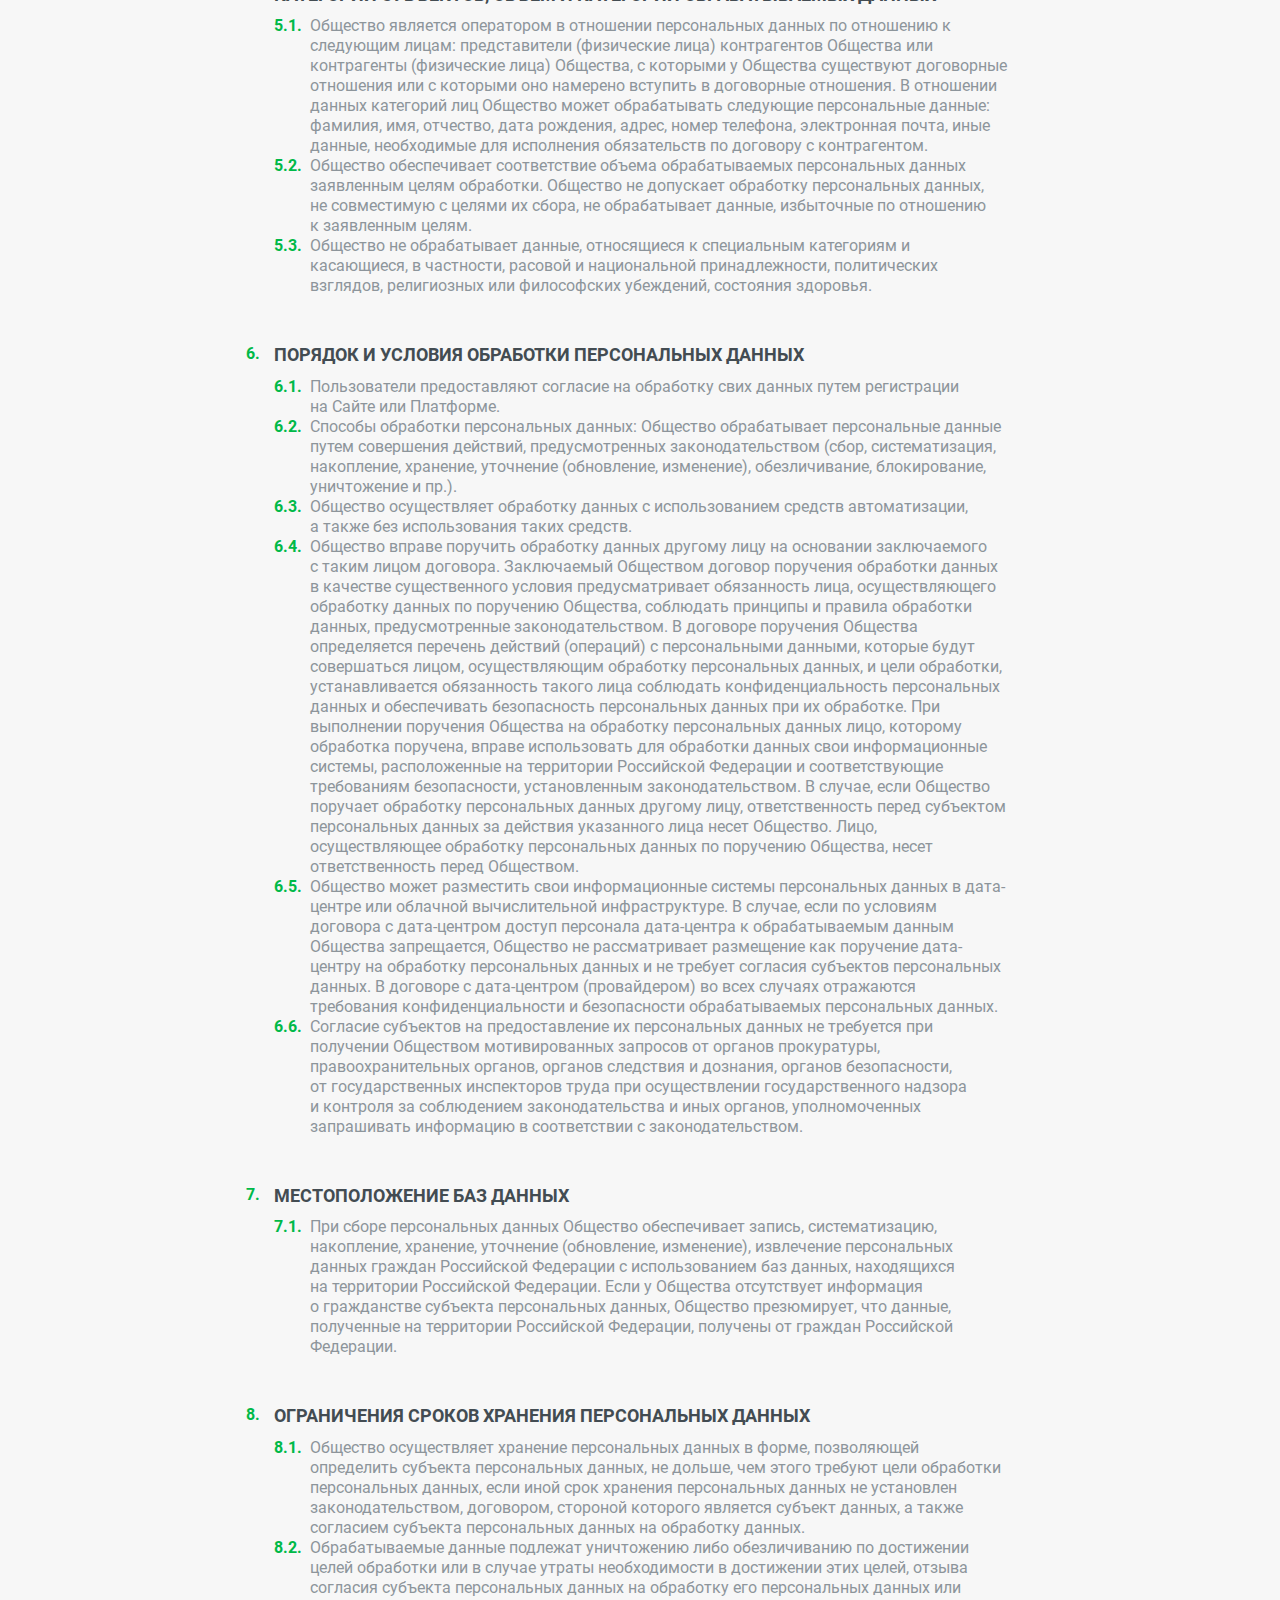
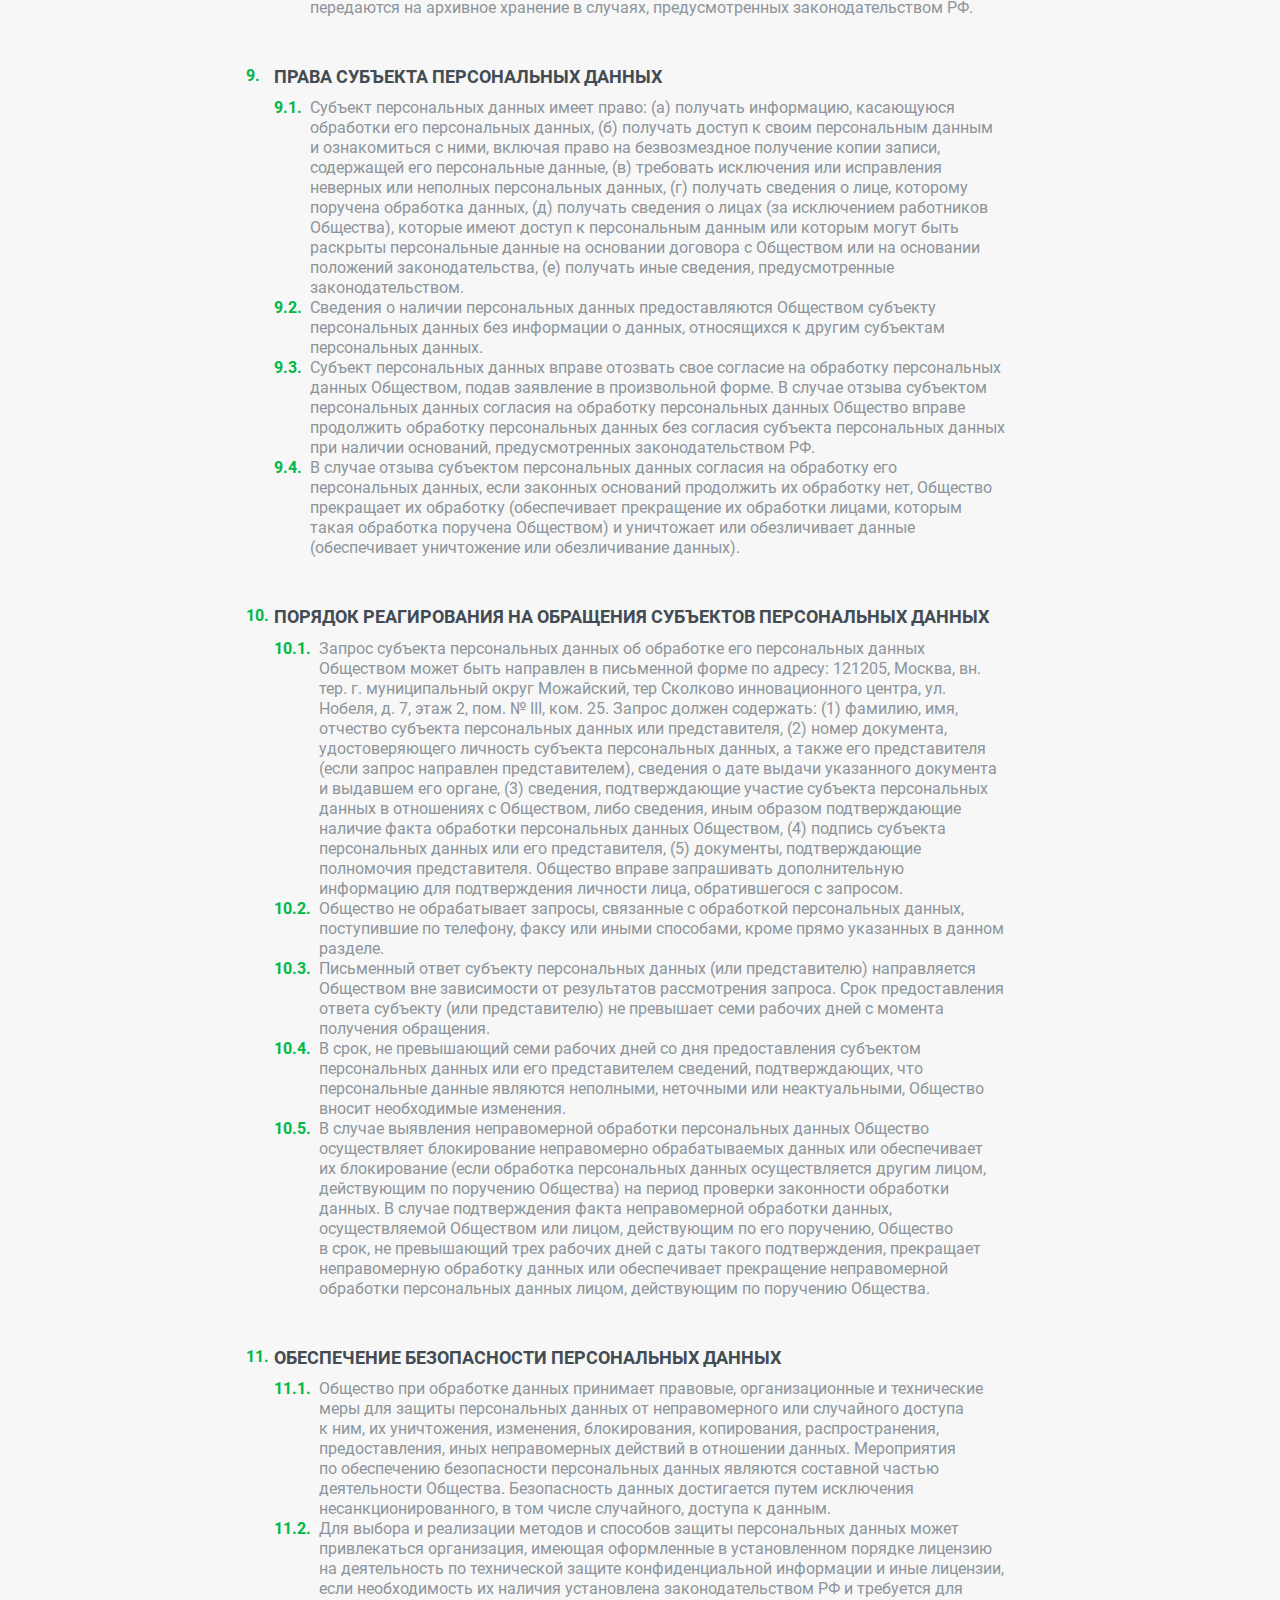
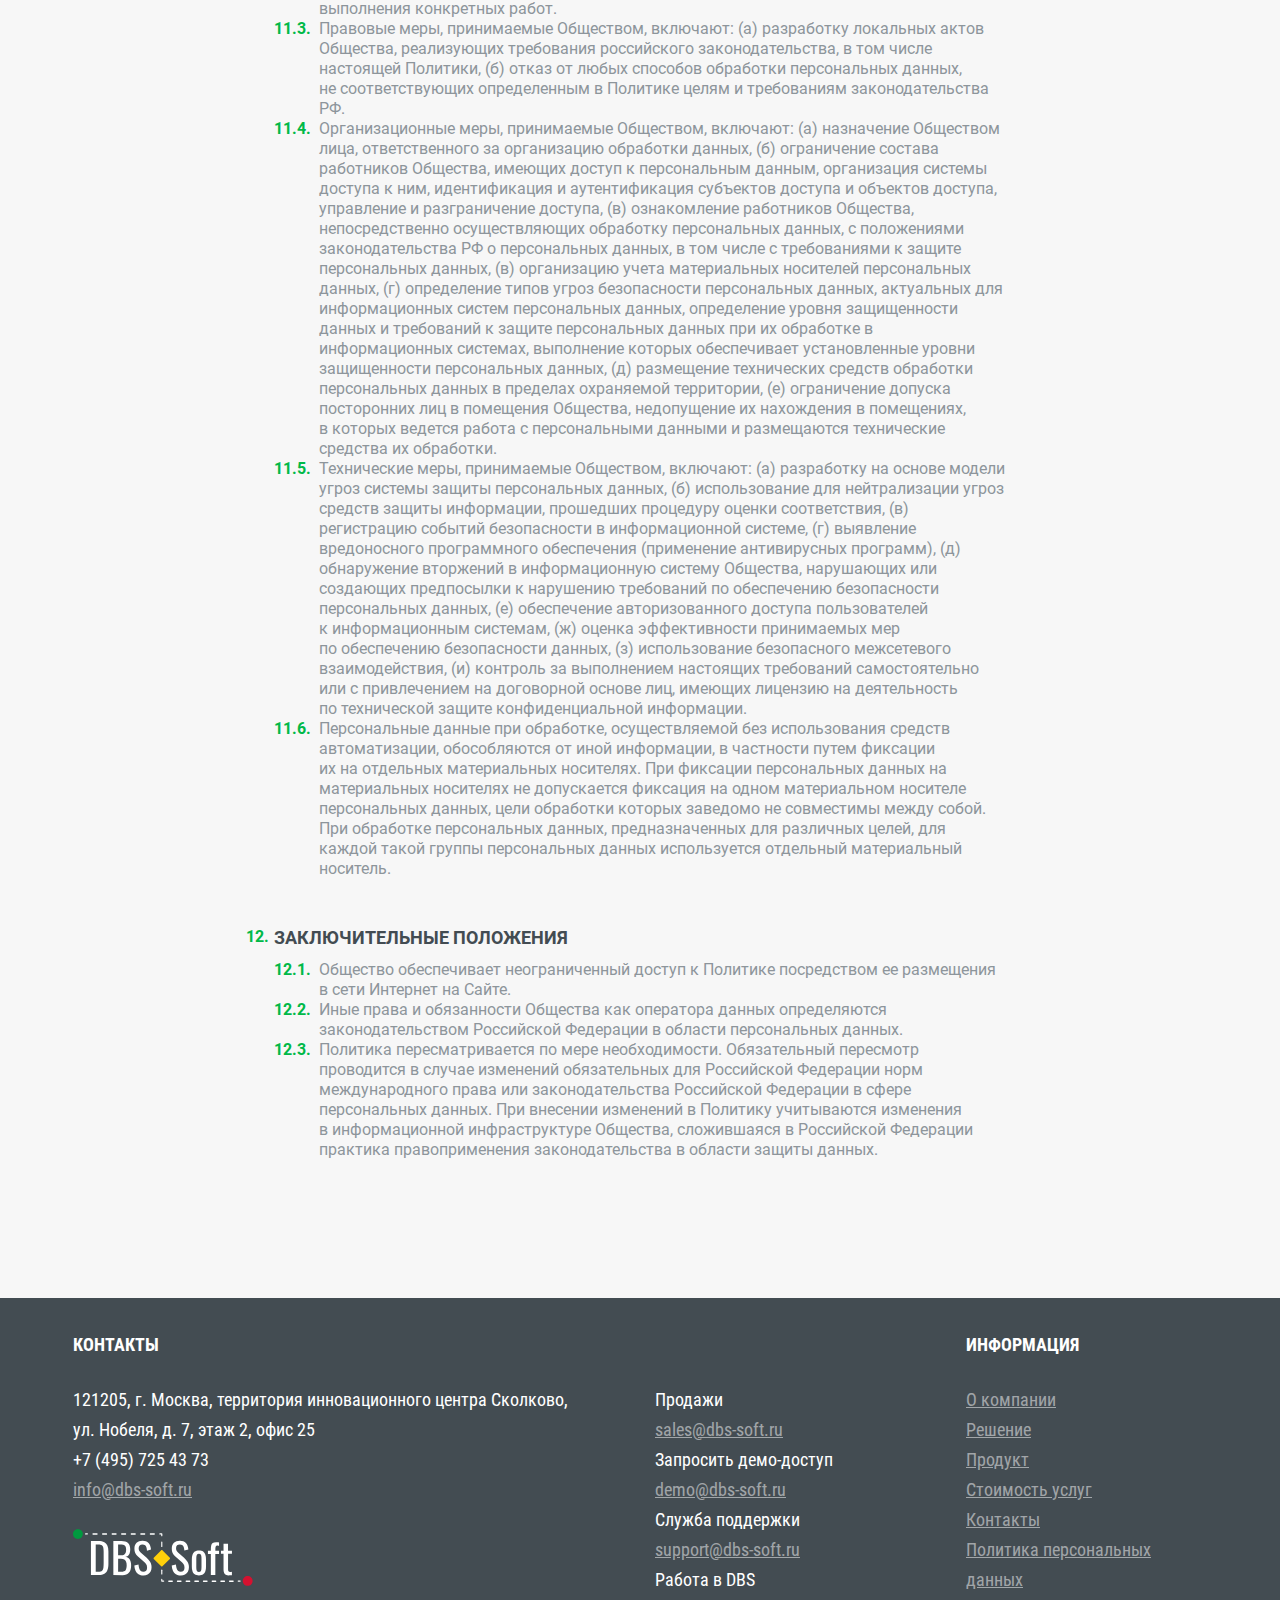
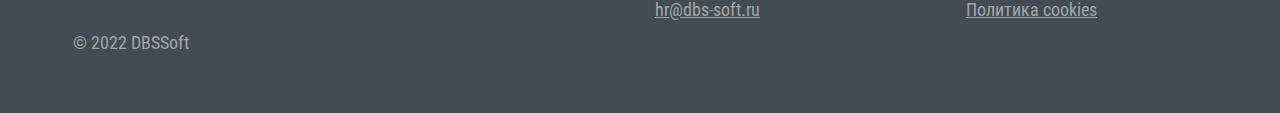
<file: policy.html>
<!DOCTYPE html>
<html lang="ru">

<head>
	<title>Политика персональных данных</title>
	<meta charset="UTF-8">
	<meta name="format-detection" content="telephone=no">

	<link rel="stylesheet" href="css/style.min.css?_v=20220829125439">
	<link rel="icon" href="img/general/favicon.svg" type="image/svg+xml">
	<script>
		window.history.replaceState({}, null, '/');
	</script>
	<meta name="viewport" content="width=device-width, initial-scale=1.0">
	<script src="https://www.google.com/recaptcha/api.js?_v=20220829125439" async defer></script>
</head>

<body>
	<div class="wrapper">
		<header class="header">
			<div class="header__container">
				<div class="header__logo logo">
					<a href="index.html" class="logo__link">
						<img src="img/general/logo.svg" alt="logo" width="125" height="40" />
					</a>
				</div>
				<nav class="header__menu menu">
					<ul class="menu__list">
						<li class="menu__item">
							<a href="about.html" class="menu__link undefined">О компании</a>
						</li>
						<li class="menu__item">
							<a href="solutions.html" class="menu__link undefined">Решение</a>
						</li>
						<li class="menu__item">
							<a href="product.html" class="menu__link undefined">Продукт</a>
						</li>
						<li class="menu__item">
							<a href="prices.html" class="menu__link undefined">Стоимость услуг</a>
						</li>
						<li class="menu__item">
							<a data-goto=".footer" href="" class="menu__link">Контакты</a>
						</li>
					</ul>
				</nav>
				<a href="" data-damax=".menu, 767.98, last" data-popup="#feedback" class="header__button button"><span>Попробовать</span></a>
				<button class="icon-menu" type="button"><span></span></button>
			</div>
		</header>
		<main class="page-policy page" data-sticky data-sticky-header>
			<section class="policy">
				<div class="policy__container">
					<div class="policy__decor"></div>
					<h1 class="policy__title">
						Политика обработки и обеспечения безопасности данных ООО
						&nbsp;<span class="policy__title policy__title--color">«Диджитал бизнес солюшенс»</span>
					</h1>
					<p class="policy__data">Редакция от 02.08.2022</p>
					<div class="policy__body">
						<h2 class="policy__subtitle">Содержание:</h2>
						<ol class="policy__list">
							<li class="policy__item">
								<a href="" data-goto-header data-goto="#general">Общие положения</a>
							</li>
							<li class="policy__item">
								<a href="" data-goto-header data-goto="#terms">Термины, используемые в&nbsp;политике</a>
							</li>
							<li class="policy__item">
								<a href="" data-goto-header data-goto="#goal">Цели обработки персональных данных</a>
							</li>
							<li class="policy__item">
								<a href="" data-goto-header data-goto="#grounds">Правовые основания обработки персональных данных</a>
							</li>
							<li class="policy__item">
								<a href="" data-goto-header data-goto="#categories">Категории субъектов, объем и&nbsp;категории
									обрабатываемых
									данных</a>
							</li>
							<li class="policy__item">
								<a href="" data-goto-header data-goto="#order">Порядок и&nbsp;условия обработки персональных
									данных</a>
							</li>
							<li class="policy__item">
								<a href="" data-goto-header data-goto="#location">Местоположение баз данных</a>
							</li>
							<li class="policy__item">
								<a href="" data-goto-header data-goto="#limits">Ограничения сроков хранения персональных данных</a>
							</li>
							<li class="policy__item">
								<a href="" data-goto-header data-goto="#rights">Права субъекта персональных данных</a>
							</li>
							<li class="policy__item">
								<a href="" data-goto-header data-goto="#appeals">Порядок реагирования на&nbsp;обращения субъектов
									персональных данных</a>
							</li>
							<li class="policy__item">
								<a href="" data-goto-header data-goto="#security">Обеспечение безопасности персональных данных</a>
							</li>
							<li class="policy__item">
								<a href="" data-goto-header data-goto="#final">Заключительные положения</a>
							</li>
						</ol>
					</div>
					<div class="policy__content">
						<ol class="policy__lists">
							<li class="policy__item" id="general">
								<span class="policy__dest"> Общие положения</span>
								<p class="policy__text">
									Настоящая политика (Политика) определяет общие принципы,
									порядок обработки персональных данных и&nbsp;меры
									по&nbsp;обеспечению их&nbsp;безопасности на&nbsp;сайте
									<a class="policy__link" href="http://dbs-soft.ru/">http://dbs-soft.ru</a>
									и&nbsp;платформе DBS-Soft, принадлежащих ООО &laquo;Диджитал
									Бизнес Солюшенс&raquo;, ИНН 9731084877 (Общество).
									Назначением Политики является обеспечение защиты прав
									и&nbsp;свобод человека и&nbsp;гражданина при обработке его
									персональных данных, в&nbsp;том числе защиты прав
									на&nbsp;неприкосновенность частной жизни, личную, семейную
									тайну, соблюдение требований законодательства&nbsp;РФ
									и&nbsp;международных договоров&nbsp;РФ в&nbsp;области
									персональных данных. Политика разработана
									в&nbsp;соответствии с&nbsp;Конституцией Российской
									Федерации, Федеральным законом от&nbsp;27&nbsp;июля
									2006&nbsp;г. &#8470;&nbsp;149-ФЗ &laquo;Об&nbsp;информации,
									информационных технологиях и&nbsp;о&nbsp;защите
									информации&raquo;, Федеральным законом от&nbsp;27&nbsp;июля
									2006&nbsp;г. &#8470;&nbsp;152-ФЗ &laquo;О&nbsp;персональных
									данных&raquo; и&nbsp;другими нормативными правовыми актами
									Российской Федерации.
								</p>
							</li>
							<li class="policy__item" id="terms">
								<span class="policy__dest">
									Термины, используемые в&nbsp;политике</span>
								<p class="policy__text">
									В&nbsp;Политике используются следующие термины
									и&nbsp;определения (далее по&nbsp;тексту Политики термины
									могут начинаться как с&nbsp;заглавной, так
									и&nbsp;со&nbsp;строчной буквы):
								</p>
								<ol class="policy__sublist">
									<li class="policy__subitem">
										<p class="policy__text">
											Блокирование персональных данных&nbsp;&mdash; временное
											прекращение обработки данных.
										</p>
									</li>
									<li class="policy__subitem">
										<p class="policy__text">
											Дата-центр&nbsp;&mdash; специализированная организация,
											предоставляющая услуги по&nbsp;размещению серверного
											и&nbsp;сетевого оборудования, сдаче серверов (в&nbsp;том
											числе виртуальных) в&nbsp;аренду, или подразделение
											Общества, обеспечивающее функционированиетакого
											оборудования.
										</p>
									</li>
									<li class="policy__subitem">
										<p class="policy__text">
											Доступ к&nbsp;персональным данным &mdash; ознакомление
											определенных лиц (в&nbsp;том числе работников)
											с&nbsp;персональными данными субъектов, обрабатываемыми
											Обществом, при условии сохранения конфиденциальности
											сведений.
										</p>
									</li>
									<li class="policy__subitem">
										<p class="policy__text">
											Информационная система персональных данных &mdash;
											совокупность содержащихся в&nbsp;базах данных
											персональных данных и&nbsp;обеспечивающих
											их&nbsp;обработку технологий и&nbsp;технических средств.
										</p>
									</li>
									<li class="policy__subitem">
										<p class="policy__text">
											Контрагент&nbsp;&mdash; сторона договора
											с&nbsp;Обществом, не&nbsp;являющаяся работником
											Общества.
										</p>
									</li>
									<li class="policy__subitem">
										<p class="policy__text">
											Конфиденциальность персональных данных &mdash;
											обязанность лиц, получивших доступ к&nbsp;данным,
											не&nbsp;раскрывать их&nbsp;третьим лицам
											и&nbsp;не&nbsp;распространять их&nbsp;без согласия
											субъекта персональных данных, если иное
											не&nbsp;предусмотрено законодательством.
										</p>
									</li>
									<li class="policy__subitem">
										<p class="policy__text">
											Обезличивание персональных данных&nbsp;&mdash; любые
											действия, в&nbsp;результате которых становится
											невозможным без использования дополнительной информации
											определить принадлежность персональных данных
											конкретному субъекту персональных данных.
										</p>
									</li>
									<li class="policy__subitem">
										<p class="policy__text">
											Обработка персональных данных&nbsp;&mdash; любое
											действие или совокупность действий, совершаемых
											с&nbsp;использованием средств автоматизации или без
											использования таких средств с&nbsp;персональными
											данными, в&nbsp;том числе сбор, запись, систематизация,
											накопление, хранение, уточнение (обновление, изменение),
											извлечение, передача (распространение, предоставление,
											доступ), обезличивание, блокирование, удаление,
											уничтожение.
										</p>
									</li>
									<li class="policy__subitem">
										<p class="policy__text">
											Общество&nbsp;&mdash; ООО &laquo;Диджитал Бизнес
											Солюшенс&raquo;, ИНН 9731084877, ОГРН 1217700523260,
											121205, Москва, вн. тер.&nbsp;г. муниципальный округ
											Можайский, тер Сколково инновационного центра, ул.
											Нобеля, д.&nbsp;7, этаж&nbsp;2, пом. &#8470;&nbsp;III,
											ком.&nbsp;25.
										</p>
									</li>
									<li class="policy__subitem">
										<p class="policy__text">
											Оператор&nbsp;&mdash; в&nbsp;Политике под оператором
											понимается Общество.
										</p>
									</li>
									<li class="policy__subitem">
										<p class="policy__text">
											Персональные данные (данные)&nbsp;&mdash; любая
											информация, относящаяся к&nbsp;прямо или косвенно
											определенному или определяемому физическому лицу
											(субъекту персональных данных).
										</p>
									</li>
									<li class="policy__subitem">
										<p class="policy__text">
											Пользователь&nbsp;&mdash; лицо, прошедшее регистрацию
											на&nbsp;Сайте или Платформе, и&nbsp;его представители,
											пользующиеся Платформой.
										</p>
									</li>
									<li class="policy__subitem">
										<p class="policy__text">
											Предоставление персональных данных&nbsp;&mdash;
											действия, направленные на&nbsp;раскрытие персональных
											данных определенному лицу или определенному кругу лиц.
										</p>
									</li>
									<li class="policy__subitem">
										<p class="policy__text">
											Распространение персональных данных&nbsp;&mdash;
											действия, направленные на&nbsp;раскрытие персональных
											данных неопределенному кругу лиц.
										</p>
									</li>
									<li class="policy__subitem">
										<p class="policy__text">
											Сайт&nbsp;&mdash; сайт, расположенный в&nbsp;сети
											Интернет по&nbsp;адресу
											<a class="policy__link" href="http://dbs-soft.ru/">http://dbs-soft.ru</a>.
										</p>
									</li>
									<li class="policy__subitem">
										<p class="policy__text">
											Платформа&nbsp;&mdash; эко-система DBS-Soft для
											взаимодействия компании с&nbsp;партнерами: поставщиками,
											посредниками, клиентами и&nbsp;сотрудниками.
										</p>
									</li>
									<li class="policy__subitem">
										<p class="policy__text">
											Субъект персональных данных&nbsp;&mdash; физическое
											лицо, к&nbsp;которому относятся персональные данные,
											обрабатываемые Обществом.
										</p>
									</li>
									<li class="policy__subitem">
										<p class="policy__text">
											Трансграничная передача персональных данных &mdash;
											передача персональных данных субъекта на&nbsp;территорию
											иностранного государства, органу власти иностранного
											государства, иностранному физическому лицу или
											иностранному юридическому лицу.
										</p>
									</li>
									<li class="policy__subitem">
										<p class="policy__text">
											Уничтожение персональных данных&nbsp;&mdash; действия,
											в&nbsp;результате которых становится невозможным
											восстановить содержание персональных данных
											в&nbsp;информационной системе персональных данных&nbsp;и
											(или) в&nbsp;результате которых уничтожаются
											материальные носители данных.
										</p>
									</li>
								</ol>
							</li>
							<li class="policy__item" id="goal">
								<span class="policy__dest">
									Цели обработки персональных данных</span>
								<ol class="policy__sub-sublist">
									<li class="policy__sub-subitem">
										<p class="policy__text">
											Общество осуществляет обработку данных для достижения
											конкретных, заранее определенных законных целей.
											Общество обрабатывает данные с&nbsp;целью предоставления
											Пользователям доступа к&nbsp;функционалу Сайта
											и&nbsp;Платформы и&nbsp;для цели обеспечения исполнения
											Обществом обязанностей, возложенных на&nbsp;него
											договорами с&nbsp;контрагентами
											и&nbsp;законодательством.
										</p>
									</li>
									<li class="policy__sub-subitem">
										<p class="policy__text">
											Общество принимает меры по&nbsp;выполнению требований
											законодательства в области персональных данных,
											не&nbsp;обрабатывает данные в&nbsp;случаях, когда это не
											допускается законодательством и&nbsp;не&nbsp;требуется
											для достижения определенных Обществом целей.
										</p>
									</li>
								</ol>
							</li>
							<li class="policy__item" id="grounds">
								<span class="policy__dest">
									Правовые основания обработки персональных данных</span>
								<ol class="policy__sub-sublist">
									<li class="policy__sub-subitem">
										<p class="policy__text">
											Правовыми основаниями обработки Обществом персональных
											данных являются: (а) согласие субъекта персональных
											данных на&nbsp;обработку его данных,&nbsp;(б) договор,
											стороной которого либо выгодоприобретателем или
											поручителем по&nbsp;которому является субъект данных.
										</p>
									</li>
								</ol>
							</li>
							<li class="policy__item" id="categories">
								<span class="policy__dest">Категории субъектов, объем и&nbsp;категории обрабатываемых
									данных</span>
								<ol class="policy__sub-sublist">
									<li class="policy__sub-subitem">
										<p class="policy__text">
											Общество является оператором в&nbsp;отношении
											персональных данных по&nbsp;отношению к следующим лицам:
											представители (физические лица) контрагентов Общества
											или контрагенты (физические лица) Общества,
											с&nbsp;которыми у&nbsp;Общества существуют договорные
											отношения или с&nbsp;которыми оно намерено вступить
											в&nbsp;договорные отношения. В&nbsp;отношении данных
											категорий лиц Общество может обрабатывать следующие
											персональные данные: фамилия, имя, отчество, дата
											рождения, адрес, номер телефона, электронная почта, иные
											данные, необходимые для исполнения обязательств
											по&nbsp;договору с&nbsp;контрагентом.
										</p>
									</li>
									<li class="policy__sub-subitem">
										<p class="policy__text">
											Общество обеспечивает соответствие объема обрабатываемых
											персональных данных заявленным целям обработки. Общество
											не&nbsp;допускает обработку персональных данных,
											не&nbsp;совместимую с&nbsp;целями их&nbsp;сбора,
											не&nbsp;обрабатывает данные, избыточные
											по&nbsp;отношению к&nbsp;заявленным целям.
										</p>
									</li>
									<li class="policy__sub-subitem">
										<p class="policy__text">
											Общество не&nbsp;обрабатывает данные, относящиеся
											к&nbsp;специальным категориям и касающиеся,
											в&nbsp;частности, расовой и&nbsp;национальной
											принадлежности, политических взглядов, религиозных или
											философских убеждений, состояния здоровья.
										</p>
									</li>
								</ol>
							</li>
							<li class="policy__item" id="order">
								<span class="policy__dest">Порядок и&nbsp;условия обработки персональных данных</span>
								<ol class="policy__sub-sublist">
									<li class="policy__sub-subitem">
										<p class="policy__text">
											Пользователи предоставляют согласие на&nbsp;обработку
											свих данных путем регистрации на&nbsp;Сайте или
											Платформе.
										</p>
									</li>
									<li class="policy__sub-subitem">
										<p class="policy__text">
											Способы обработки персональных данных: Общество
											обрабатывает персональные данные путем совершения
											действий, предусмотренных законодательством (сбор,
											систематизация, накопление, хранение, уточнение
											(обновление, изменение), обезличивание, блокирование,
											уничтожение и&nbsp;пр.).
										</p>
									</li>
									<li class="policy__sub-subitem">
										<p class="policy__text">
											Общество осуществляет обработку данных
											с&nbsp;использованием средств автоматизации,
											а&nbsp;также без использования таких средств.
										</p>
									</li>
									<li class="policy__sub-subitem">
										<p class="policy__text">
											Общество вправе поручить обработку данных другому лицу
											на&nbsp;основании заключаемого с&nbsp;таким лицом
											договора. Заключаемый Обществом договор поручения
											обработки данных в&nbsp;качестве существенного условия
											предусматривает обязанность лица, осуществляющего
											обработку данных по&nbsp;поручению Общества, соблюдать
											принципы и&nbsp;правила обработки данных,
											предусмотренные законодательством. В&nbsp;договоре
											поручения Общества определяется перечень действий
											(операций) с&nbsp;персональными данными, которые будут
											совершаться лицом, осуществляющим обработку персональных
											данных, и&nbsp;цели обработки, устанавливается
											обязанность такого лица соблюдать конфиденциальность
											персональных данных и&nbsp;обеспечивать безопасность
											персональных данных при их обработке. При выполнении
											поручения Общества на&nbsp;обработку персональных данных
											лицо, которому обработка поручена, вправе использовать
											для обработки данных свои информационные системы,
											расположенные на&nbsp;территории Российской Федерации
											и&nbsp;соответствующие требованиям безопасности,
											установленным законодательством. В&nbsp;случае, если
											Общество поручает обработку персональных данных другому
											лицу, ответственность перед субъектом персональных
											данных за действия указанного лица несет Общество. Лицо,
											осуществляющее обработку персональных данных
											по&nbsp;поручению Общества, несет ответственность перед
											Обществом.
										</p>
									</li>
									<li class="policy__sub-subitem">
										<p class="policy__text">
											Общество может разместить свои информационные системы
											персональных данных в дата-центре или облачной
											вычислительной инфраструктуре. В&nbsp;случае, если по
											условиям договора с&nbsp;дата-центром доступ персонала
											дата-центра к обрабатываемым данным Общества
											запрещается, Общество не&nbsp;рассматривает размещение
											как поручение дата-центру на&nbsp;обработку персональных
											данных и&nbsp;не требует согласия субъектов персональных
											данных. В&nbsp;договоре с&nbsp;дата-центром
											(провайдером) во&nbsp;всех случаях отражаются требования
											конфиденциальности и безопасности обрабатываемых
											персональных данных.
										</p>
									</li>
									<li class="policy__sub-subitem">
										<p class="policy__text">
											Согласие субъектов на&nbsp;предоставление
											их&nbsp;персональных данных не&nbsp;требуется при
											получении Обществом мотивированных запросов
											от&nbsp;органов прокуратуры, правоохранительных органов,
											органов следствия и&nbsp;дознания, органов безопасности,
											от&nbsp;государственных инспекторов труда при
											осуществлении государственного надзора и&nbsp;контроля
											за&nbsp;соблюдением законодательства и&nbsp;иных
											органов, уполномоченных запрашивать информацию
											в&nbsp;соответствии с законодательством.
										</p>
									</li>
								</ol>
							</li>
							<li class="policy__item" id="location">
								<span class="policy__dest">Местоположение баз данных</span>
								<ol class="policy__sub-sublist">
									<li class="policy__sub-subitem">
										<p class="policy__text">
											При сборе персональных данных Общество обеспечивает
											запись, систематизацию, накопление, хранение, уточнение
											(обновление, изменение), извлечение персональных данных
											граждан Российской Федерации с&nbsp;использованием баз
											данных, находящихся на&nbsp;территории Российской
											Федерации. Если у&nbsp;Общества отсутствует информация
											о&nbsp;гражданстве субъекта персональных данных,
											Общество презюмирует, что данные, полученные
											на&nbsp;территории Российской Федерации, получены
											от&nbsp;граждан Российской Федерации.
										</p>
									</li>
								</ol>
							</li>
							<li class="policy__item" id="limits">
								<span class="policy__dest">Ограничения сроков хранения персональных данных</span>
								<ol class="policy__sub-sublist">
									<li class="policy__sub-subitem">
										<p class="policy__text">
											Общество осуществляет хранение персональных данных
											в&nbsp;форме, позволяющей определить субъекта
											персональных данных, не&nbsp;дольше, чем этого требуют
											цели обработки персональных данных, если иной срок
											хранения персональных данных не&nbsp;установлен
											законодательством, договором, стороной которого является
											субъект данных, а&nbsp;также согласием субъекта
											персональных данных на&nbsp;обработку данных.
										</p>
									</li>
									<li class="policy__sub-subitem">
										<p class="policy__text">
											Обрабатываемые данные подлежат уничтожению либо
											обезличиванию по достижении целей обработки или
											в&nbsp;случае утраты необходимости в&nbsp;достижении
											этих целей, отзыва согласия субъекта персональных данных
											на&nbsp;обработку его персональных данных или передаются
											на&nbsp;архивное хранение в&nbsp;случаях,
											предусмотренных законодательством РФ.
										</p>
									</li>
								</ol>
							</li>
							<li class="policy__item" id="rights">
								<span class="policy__dest">Права субъекта персональных данных</span>
								<ol class="policy__sub-sublist">
									<li class="policy__sub-subitem">
										<p class="policy__text">
											Субъект персональных данных имеет право: (а) получать
											информацию, касающуюся обработки его персональных
											данных,&nbsp;(б) получать доступ к&nbsp;своим
											персональным данным и&nbsp;ознакомиться с&nbsp;ними,
											включая право на&nbsp;безвозмездное получение копии
											записи, содержащей его персональные данные, (в)
											требовать исключения или исправления неверных или
											неполных персональных данных, (г) получать сведения
											о&nbsp;лице, которому поручена обработка данных, (д)
											получать сведения о&nbsp;лицах (за&nbsp;исключением
											работников Общества), которые имеют доступ
											к&nbsp;персональным данным или которым могут быть
											раскрыты персональные данные на&nbsp;основании договора
											с&nbsp;Обществом или на&nbsp;основании положений
											законодательства, (е) получать иные сведения,
											предусмотренные законодательством.
										</p>
									</li>
									<li class="policy__sub-subitem">
										<p class="policy__text">
											Сведения о&nbsp;наличии персональных данных
											предоставляются Обществом субъекту персональных данных
											без информации о&nbsp;данных, относящихся к&nbsp;другим
											субъектам персональных данных.
										</p>
									</li>
									<li class="policy__sub-subitem">
										<p class="policy__text">
											Субъект персональных данных вправе отозвать свое
											согласие на&nbsp;обработку персональных данных
											Обществом, подав заявление в&nbsp;произвольной форме. В
											случае отзыва субъектом персональных данных согласия
											на&nbsp;обработку персональных данных Общество вправе
											продолжить обработку персональных данных без согласия
											субъекта персональных данных при наличии оснований,
											предусмотренных законодательством РФ.
										</p>
									</li>
									<li class="policy__sub-subitem">
										<p class="policy__text">
											В&nbsp;случае отзыва субъектом персональных данных
											согласия на&nbsp;обработку его персональных данных, если
											законных оснований продолжить их&nbsp;обработку нет,
											Общество прекращает их&nbsp;обработку (обеспечивает
											прекращение их&nbsp;обработки лицами, которым такая
											обработка поручена Обществом) и&nbsp;уничтожает или
											обезличивает данные (обеспечивает уничтожение или
											обезличивание данных).
										</p>
									</li>
								</ol>
							</li>
							<li class="policy__item" id="appeals">
								<span class="policy__dest">Порядок реагирования на&nbsp;обращения субъектов
									персональных данных</span>
								<ol class="policy__sub-sublist">
									<li class="policy__sub-subitem">
										<p class="policy__text">
											Запрос субъекта персональных данных об&nbsp;обработке
											его персональных данных Обществом может быть направлен
											в&nbsp;письменной форме по&nbsp;адресу: 121205, Москва,
											вн. тер.&nbsp;г. муниципальный округ Можайский, тер
											Сколково инновационного центра, ул. Нобеля, д.&nbsp;7,
											этаж&nbsp;2, пом. &#8470;&nbsp;III, ком.&nbsp;25. Запрос
											должен содержать: (1) фамилию, имя, отчество субъекта
											персональных данных или представителя, (2) номер
											документа, удостоверяющего личность субъекта
											персональных данных, а&nbsp;также его представителя
											(если запрос направлен представителем), сведения
											о&nbsp;дате выдачи указанного документа и&nbsp;выдавшем
											его органе, (3) сведения, подтверждающие участие
											субъекта персональных данных в отношениях
											с&nbsp;Обществом, либо сведения, иным образом
											подтверждающие наличие факта обработки персональных
											данных Обществом, (4) подпись субъекта персональных
											данных или его представителя, (5) документы,
											подтверждающие полномочия представителя. Общество вправе
											запрашивать дополнительную информацию для подтверждения
											личности лица, обратившегося с&nbsp;запросом.
										</p>
									</li>
									<li class="policy__sub-subitem">
										<p class="policy__text">
											Общество не&nbsp;обрабатывает запросы, связанные
											с&nbsp;обработкой персональных данных, поступившие
											по&nbsp;телефону, факсу или иными способами, кроме прямо
											указанных в данном разделе.
										</p>
									</li>
									<li class="policy__sub-subitem">
										<p class="policy__text">
											Письменный ответ субъекту персональных данных (или
											представителю) направляется Обществом вне зависимости
											от&nbsp;результатов рассмотрения запроса. Срок
											предоставления ответа субъекту (или представителю)
											не&nbsp;превышает семи рабочих дней с&nbsp;момента
											получения обращения.
										</p>
									</li>
									<li class="policy__sub-subitem">
										<p class="policy__text">
											В&nbsp;срок, не&nbsp;превышающий семи рабочих дней
											со&nbsp;дня предоставления субъектом персональных данных
											или его представителем сведений, подтверждающих, что
											персональные данные являются неполными, неточными или
											неактуальными, Общество вносит необходимые изменения.
										</p>
									</li>
									<li class="policy__sub-subitem">
										<p class="policy__text">
											В&nbsp;случае выявления неправомерной обработки
											персональных данных Общество осуществляет блокирование
											неправомерно обрабатываемых данных или обеспечивает
											их&nbsp;блокирование (если обработка персональных данных
											осуществляется другим лицом, действующим
											по&nbsp;поручению Общества) на&nbsp;период проверки
											законности обработки данных. В&nbsp;случае подтверждения
											факта неправомерной обработки данных, осуществляемой
											Обществом или лицом, действующим по&nbsp;его поручению,
											Общество в&nbsp;срок, не&nbsp;превышающий трех рабочих
											дней с&nbsp;даты такого подтверждения, прекращает
											неправомерную обработку данных или обеспечивает
											прекращение неправомерной обработки персональных данных
											лицом, действующим по&nbsp;поручению Общества.
										</p>
									</li>
								</ol>
							</li>
							<li class="policy__item" id="security">
								<span class="policy__dest">Обеспечение безопасности персональных данных</span>
								<ol class="policy__sub-sublist">
									<li class="policy__sub-subitem">
										<p class="policy__text">
											Общество при обработке данных принимает правовые,
											организационные и технические меры для защиты
											персональных данных от&nbsp;неправомерного или
											случайного доступа к&nbsp;ним, их&nbsp;уничтожения,
											изменения, блокирования, копирования, распространения,
											предоставления, иных неправомерных действий в отношении
											данных. Мероприятия по&nbsp;обеспечению безопасности
											персональных данных являются составной частью
											деятельности Общества. Безопасность данных достигается
											путем исключения несанкционированного, в&nbsp;том числе
											случайного, доступа к&nbsp;данным.
										</p>
									</li>
									<li class="policy__sub-subitem">
										<p class="policy__text">
											Для выбора и&nbsp;реализации методов и&nbsp;способов
											защиты персональных данных может привлекаться
											организация, имеющая оформленные в&nbsp;установленном
											порядке лицензию на&nbsp;деятельность
											по&nbsp;технической защите конфиденциальной информации и
											иные лицензии, если необходимость их&nbsp;наличия
											установлена законодательством РФ&nbsp;и&nbsp;требуется
											для выполнения конкретных работ.
										</p>
									</li>
									<li class="policy__sub-subitem">
										<p class="policy__text">
											Правовые меры, принимаемые Обществом, включают: (а)
											разработку локальных актов Общества, реализующих
											требования российского законодательства, в&nbsp;том
											числе настоящей Политики,&nbsp;(б) отказ от&nbsp;любых
											способов обработки персональных данных,
											не&nbsp;соответствующих определенным в&nbsp;Политике
											целям и требованиям законодательства РФ.
										</p>
									</li>
									<li class="policy__sub-subitem">
										<p class="policy__text">
											Организационные меры, принимаемые Обществом, включают:
											(а) назначение Обществом лица, ответственного
											за&nbsp;организацию обработки данных,&nbsp;(б)
											ограничение состава работников Общества, имеющих доступ
											к&nbsp;персональным данным, организация системы доступа
											к&nbsp;ним, идентификация и&nbsp;аутентификация
											субъектов доступа и&nbsp;объектов доступа, управление
											и&nbsp;разграничение доступа, (в) ознакомление
											работников Общества, непосредственно осуществляющих
											обработку персональных данных, с&nbsp;положениями
											законодательства&nbsp;РФ о персональных данных,
											в&nbsp;том числе с&nbsp;требованиями к&nbsp;защите
											персональных данных, (в) организацию учета материальных
											носителей персональных данных, (г) определение типов
											угроз безопасности персональных данных, актуальных для
											информационных систем персональных данных, определение
											уровня защищенности данных и&nbsp;требований
											к&nbsp;защите персональных данных при их&nbsp;обработке
											в информационных системах, выполнение которых
											обеспечивает установленные уровни защищенности
											персональных данных, (д) размещение технических средств
											обработки персональных данных в&nbsp;пределах охраняемой
											территории, (е) ограничение допуска посторонних лиц
											в&nbsp;помещения Общества, недопущение их нахождения
											в&nbsp;помещениях, в&nbsp;которых ведется работа
											с&nbsp;персональными данными и размещаются технические
											средства их&nbsp;обработки.
										</p>
									</li>
									<li class="policy__sub-subitem">
										<p class="policy__text">
											Технические меры, принимаемые Обществом, включают: (а)
											разработку на основе модели угроз системы защиты
											персональных данных,&nbsp;(б) использование для
											нейтрализации угроз средств защиты информации, прошедших
											процедуру оценки соответствия, (в) регистрацию событий
											безопасности в&nbsp;информационной системе, (г)
											выявление вредоносного программного обеспечения
											(применение антивирусных программ), (д) обнаружение
											вторжений в&nbsp;информационную систему Общества,
											нарушающих или создающих предпосылки к&nbsp;нарушению
											требований по&nbsp;обеспечению безопасности персональных
											данных, (е) обеспечение авторизованного доступа
											пользователей к&nbsp;информационным системам,&nbsp;(ж)
											оценка эффективности принимаемых мер по&nbsp;обеспечению
											безопасности данных, (з) использование безопасного
											межсетевого взаимодействия, (и) контроль
											за&nbsp;выполнением настоящих требований самостоятельно
											или с&nbsp;привлечением на&nbsp;договорной основе лиц,
											имеющих лицензию на&nbsp;деятельность
											по&nbsp;технической защите конфиденциальной информации.
										</p>
									</li>
									<li class="policy__sub-subitem">
										<p class="policy__text">
											Персональные данные при обработке, осуществляемой без
											использования средств автоматизации, обособляются
											от&nbsp;иной информации, в&nbsp;частности путем фиксации
											их&nbsp;на&nbsp;отдельных материальных носителях. При
											фиксации персональных данных на материальных носителях
											не&nbsp;допускается фиксация на&nbsp;одном материальном
											носителе персональных данных, цели обработки которых
											заведомо не&nbsp;совместимы между собой. При обработке
											персональных данных, предназначенных для различных
											целей, для каждой такой группы персональных данных
											используется отдельный материальный носитель.
										</p>
									</li>
								</ol>
							</li>
							<li class="policy__item" id="final">
								<span class="policy__dest">Заключительные положения</span>
								<ol class="policy__sub-sublist">
									<li class="policy__sub-subitem">
										<p class="policy__text">
											Общество обеспечивает неограниченный доступ
											к&nbsp;Политике посредством ее размещения в&nbsp;сети
											Интернет на&nbsp;Сайте.
										</p>
									</li>
									<li class="policy__sub-subitem">
										<p class="policy__text">
											Иные права и&nbsp;обязанности Общества как оператора
											данных определяются законодательством Российской
											Федерации в&nbsp;области персональных данных.
										</p>
									</li>
									<li class="policy__sub-subitem">
										<p class="policy__text">
											Политика пересматривается по&nbsp;мере необходимости.
											Обязательный пересмотр проводится в&nbsp;случае
											изменений обязательных для Российской Федерации норм
											международного права или законодательства Российской
											Федерации в&nbsp;сфере персональных данных. При внесении
											изменений в&nbsp;Политику учитываются изменения
											в&nbsp;информационной инфраструктуре Общества,
											сложившаяся в&nbsp;Российской Федерации практика
											правоприменения законодательства в&nbsp;области защиты
											данных.
										</p>
									</li>
								</ol>
							</li>
						</ol>
					</div>
				</div>
			</section>
			<div data-goto=".page" data-sticky-item class="scroll">
				<a href="#" class="scroll__link"></a>
			</div>
		</main>
		<footer class="footer" id="footer">
			<div class="footer__container">
				<div class="footer__body">
					<div class="footer__column">
						<div data-spollers="767.98" class="spollers">
							<div class="spollers__item">
								<button type="button" data-spoller class="spollers__title _spoller-active">
									Контакты
								</button>
								<div class="spollers__body">
									<p class="footer__text">
										121205, г. Москва, территория инновационного центра Сколково, ул.
										Нобеля, д. 7, этаж 2, офис 25
									</p>
									<p class="footer__text">
										<a href="tel:84957254373"><span> +7 (495) 725 43 73</span></a>
									</p>
									<p class="footer__text">
										<a class="footer__link" href="mailto::info@dbs-soft.ru"><span>info@dbs-soft.ru</span></a>
									</p>
								</div>
							</div>
						</div>
					</div>
					<div class="footer__column">
						<div data-spollers="767.98" class="spollers">
							<div class="spollers__item">
								<button type="button" data-spoller class="spollers__title spollers__title--visibility">
									доступ
								</button>
								<div class="spollers__body sales">
									<ul class="sales__list">
										<li class="sales__item">
											Продажи<a href="mailto:sales@dbs-soft.ru" class="sales__link"><span class="sales__text">sales@dbs-soft.ru</span></a>
										</li>
										<li class="sales__item">
											Запросить демо-доступ<a href="mailto:demo@dbs-soft.ru" class="sales__link"><span class="sales__text">demo@dbs-soft.ru</span></a>
										</li>
										<li class="sales__item">
											Служба поддержки<a href="mailto:support@dbs-soft.ru" class="sales__link"><span class="sales__text">support@dbs-soft.ru</span></a>
										</li>
										<li class="sales__item">
											Работа в DBS<a href="mailto:hr@dbs-soft.ru" class="sales__link"><span class="sales__text">hr@dbs-soft.ru</span></a>
										</li>
									</ul>
								</div>
							</div>
						</div>
					</div>
					<div class="footer__column">
						<div data-spollers="767.98" class="spollers">
							<div class="spollers__item">
								<button type="button" data-spoller class="spollers__title">
									Информация
								</button>
								<div class="spollers__body">
									<nav class="footer__menu">
										<ul class="footer__list">
											<li class="footer__item">
												<a href="about.html" class="footer__link">О компании</a>
											</li>
											<li class="footer__item">
												<a href="solutions.html" class="footer__link">Решение</a>
											</li>
											<li class="footer__item">
												<a href="product.html" class="footer__link">Продукт</a>
											</li>
											<li class="footer__item">
												<a href="prices.html" class="footer__link">Стоимость услуг</a>
											</li>
											<li class="footer__item">
												<a data-goto=".footer" href="" class="footer__link">Контакты</a>
											</li>
											<li class="footer__item">
												<a href="policy.html" class="footer__link">Политика персональных данных</a>
											</li>
											<li class="footer__item">
												<a href="privacy.html" class="footer__link">Политика cookies</a>
											</li>
										</ul>
									</nav>
								</div>
							</div>
						</div>
					</div>
				</div>
				<div class="footer__logo logo">
					<a href="" class="logo__link logo__link--footer">
						<img src="img/general/logo.svg" alt="logo" width="155" height="40" />
					</a>
				</div>
				<div class="footer__copy">
					<p>&copy;&nbsp;2022 DBSSoft</p>
				</div>
			</div>
		</footer>
	</div>
	<div id="feedback" aria-hidden="true" class="popup">
		<div class="popup__wrapper">
			<div class="popup__content">
				<button data-close type="button" class="popup__close"></button>
				<div class="popup__text">
					<div class="form">
						<form data-ajax method="POST" action="sendmail.php" class="form__boby" id="form" data-popup-message="#form-message">
							<h2 class="form__title">Пора действовать!</h2>
							<p class="form__text">
								Оставьте заявку, и наши специалисты свяжутся с Вами.
							</p>
							<div class="form__item">
								<input data-required type="text" name="name" placeholder="Как к вам обращаться?*" class="form__input" data-error="Введите Ваше Имя" />
							</div>
							<div class="form__inner">
								<div class="form__item">
									<input data-required="tel" type="tel" name="phone" placeholder="Телефон*" data-error="Введите Номер Телефона" class="form__input" />
								</div>
								<div class="form__item">
									<input data-required="email" type="text" name="email" placeholder="E-mail*" class="form__input" data-error="Введите Вашу Почту" />
								</div>
							</div>
							<div class="checkbox social">
								<p class="social__form">
									Пожалуйста, уточните удобный способ связи.
								</p>
								<div class="checkbox">
									<input id="c_1" data-error="Ошибка" class="checkbox__input social__input" type="checkbox" value="Whatsapp" name="whatsapp" />
									<label for="c_1" class="social__label"><span class="checkbox__text social__text">Whatsapp</span></label>
								</div>
								<div class="checkbox">
									<input id="c_2" data-error="Ошибка" class="checkbox__input social__input" type="checkbox" value="Telegram" name="telegram" />
									<label for="c_2" class="social__label social__label--telegram"><span class="checkbox__text social__text">Telegram</span></label>
								</div>
								<div class="checkbox">
									<input id="c_3" data-error="Ошибка" class="checkbox__input social__input" type="checkbox" value="E-mail" name="post" />
									<label for="c_3" class="social__label social__label--email"><span class="checkbox__text social__text">E-mail</span></label>
								</div>
								<div class="checkbox">
									<input id="c_4" data-error="Ошибка" class="checkbox__input social__input" type="checkbox" value="Телефон" name="telefon" />
									<label for="c_4" class="social__label social__label--phone"><span class="checkbox__text social__text">Телефон</span></label>
								</div>
							</div>
							<div class="form__item">
								<textarea name="message" class="form__input" placeholder="Опишите сферу деятельности вашей компании  и  задачу, с которой требуется помощь
              "></textarea>
							</div>
							<div class="checkbox form__item">
								<input data-required id="c_5" class="checkbox__input" type="checkbox" value="получено" checked name="agreement" />
								<label for="c_5" class="checkbox__label">
									<span class="checkbox__text">Подтверждаю согласие на&nbsp;обработку своих персональных
										данных и&nbsp;принимаю условия
										<a href="policy.html" class="checkbox__link">Политики персональных данных</a>
										и&nbsp;<a href="privacy.html" class="checkbox__link">Политике cookies</a>
									</span></label>
							</div>
							<div class="g-recaptcha" data-sitekey="6Lfaq7chAAAAAPFl2QrBVxgJPhIh9civwOKAmWPd"></div>
							<div class="form__buttons">
								<button type="submit" class="button button--access">
									Отправить
								</button>
							</div>
						</form>
					</div>
				</div>
			</div>
		</div>
	</div>

	<div id="form-message" aria-hidden="true" class="popup">
		<div class="popup__wrapper">
			<div class="popup__content">
				<button data-close type="button" class="popup__close"></button>
				<div class="popup__title">Ваша заявка отправленна.</div>
				<div class="popup__text">Ожидайте обратную связь от нас.</div>
			</div>
		</div>
	</div>
	<div class="cookie" id="cookie" aria-hidden="true">
		<div class="cookie__notice">
			<p class="cookie__text">
				Мы обрабатываем данные cookies для улучшения работы сайта и вашего
				удобства. Пожалуйста, подтвердите ваше согласие на обработку файлов
				cookies согласно
				<a class="cookie__link" href="privacy.html">Политике cookies.</a>
			</p>
			<div>
				<a data-close class="button button--cookie" id="cookie__close" href="">Ok</a>
			</div>
		</div>
	</div>
	<script src="js/app.min.js?_v=20220829125439"></script>
</body>

</html>
</file>
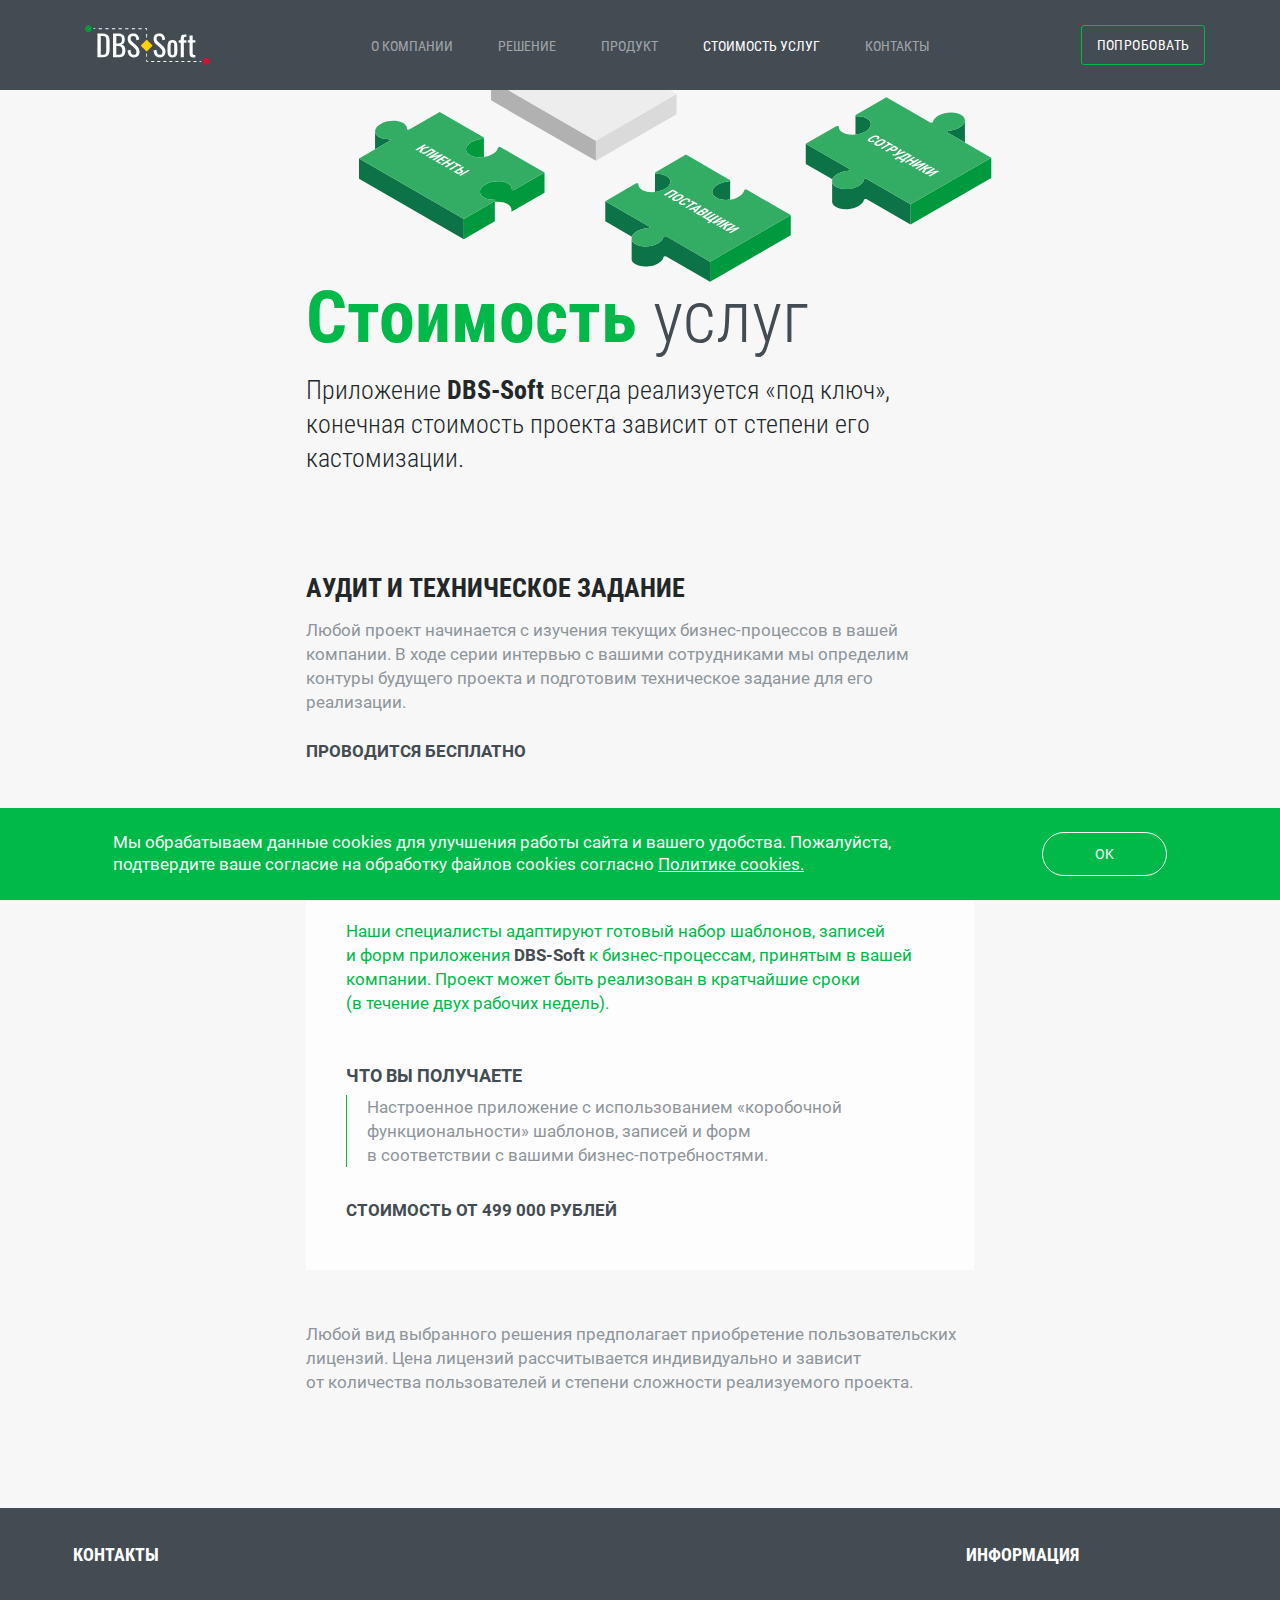
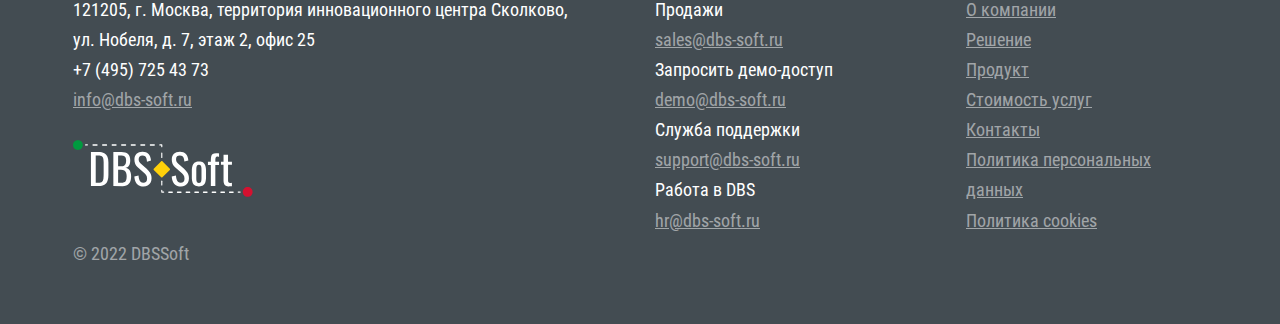
<file: prices.html>
<!DOCTYPE html>
<html lang="ru">

<head>
	<title>Сколько стоит</title>
	<meta charset="UTF-8">
	<meta name="format-detection" content="telephone=no">

	<link rel="stylesheet" href="css/style.min.css?_v=20220829125439">
	<link rel="icon" href="img/general/favicon.svg" type="image/svg+xml">
	<script>
		window.history.replaceState({}, null, '/');
	</script>
	<meta name="viewport" content="width=device-width, initial-scale=1.0">
	<script src="https://www.google.com/recaptcha/api.js?_v=20220829125439" async defer></script>
</head>

<body>
	<div class="wrapper">
		<header class="header">
			<div class="header__container">
				<div class="header__logo logo">
					<a href="index.html" class="logo__link">
						<img src="img/general/logo.svg" alt="logo" width="125" height="40" />
					</a>
				</div>
				<nav class="header__menu menu">
					<ul class="menu__list">
						<li class="menu__item">
							<a href="about.html" class="menu__link undefined">О компании</a>
						</li>
						<li class="menu__item">
							<a href="solutions.html" class="menu__link undefined">Решение</a>
						</li>
						<li class="menu__item">
							<a href="product.html" class="menu__link undefined">Продукт</a>
						</li>
						<li class="menu__item">
							<a href="prices.html" class="menu__link _active">Стоимость услуг</a>
						</li>
						<li class="menu__item">
							<a data-goto=".footer" href="" class="menu__link">Контакты</a>
						</li>
					</ul>
				</nav>
				<a href="" data-damax=".menu, 767.98, last" data-popup="#feedback" class="header__button button"><span>Попробовать</span></a>
				<button class="icon-menu" type="button"><span></span></button>
			</div>
		</header>
		<main class="page-prices page">
			<section class="prices">
				<div class="prices__container">
					<h1 class="prices__title prices__title--color">
						<span class="prices__title">Стоимость</span> услуг
					</h1>
					<h3 class="prices__text">
						Приложение
						<span class="prices__text prices__text--bold">DBS-Soft </span>
						всегда реализуется &laquo;под ключ&raquo;, конечная стоимость проекта зависит от степени его кастомизации.
					</h3>
					<h4 class="prices__subtitle">Аудит и&nbsp;техническое задание</h4>
					<p class="prices__excerpt">
						Любой проект начинается с&nbsp;изучения текущих бизнес-процессов
						в&nbsp;вашей компании. В&nbsp;ходе серии интервью с&nbsp;вашими
						сотрудниками мы&nbsp;определим контуры будущего проекта
						и&nbsp;подготовим техническое задание для его реализации.
					</p>
					<p class="prices__slogan">Проводится бесплатно</p>
					<div data-tabs data-tabs-animate="800" class="projects">
						<nav data-tabs-titles class="projects__navigation">
							<button type="button" class="projects__title _tab-active">
								Простой проект
							</button>
							<button type="button" class="projects__title">
								Кастомный проект
							</button>
						</nav>
						<div data-tabs-body class="projects__content">
							<div class="projects__body">
								<p class="projects__text">
									Наши специалисты адаптируют готовый набор шаблонов, записей
									и&nbsp;форм приложения
									<span class="projects__text projects__text--color">
										DBS-Soft</span>
									к&nbsp;бизнес-процессам, принятым в&nbsp;вашей компании.
									Проект может быть реализован в&nbsp;кратчайшие сроки
									(в&nbsp;течение двух рабочих недель).
								</p>
								<h4 class="projects__subtitle">Что вы&nbsp;получаете</h4>
								<p class="projects__desc">
									Настроенное приложение с&nbsp;использованием
									&laquo;коробочной функциональности&raquo; шаблонов, записей
									и&nbsp;форм в&nbsp;соответствии с&nbsp;вашими
									бизнес-потребностями.
								</p>
								<h4 class="projects__prices">
									Стоимость от&nbsp;499&nbsp;000 рублей
								</h4>
							</div>
							<div class="projects__body">
								<p class="projects__text">
									Наши бизнес-аналитики глубоко погружаются в&nbsp;специфику
									вашего бизнеса, проводят детальный анализ
									бизнес-потребностей и&nbsp;создают индивидуальный набор
									процессов, форм и&nbsp;шаблонов записей. Как правило, проект
									реализуется в&nbsp;течение нескольких недель.
								</p>
								<h4 class="projects__subtitle">Что вы&nbsp;получаете</h4>
								<p class="projects__desc">
									Быстрый эффект от&nbsp;автоматизации текущих
									бизнес-процессов организации: кастомизированный программный
									продукт в&nbsp;соответствии с&nbsp;индивидуальными потребностями вашей компании.
								</p>
								<h4 class="projects__prices">
									Стоимость&nbsp;&mdash; от&nbsp;999&nbsp;000 рублей
								</h4>
							</div>
						</div>
					</div>
					<p class="prices__excerpt prices__excerpt--bottom">
						Любой вид выбранного решения предполагает приобретение
						пользовательских лицензий. Цена лицензий рассчитывается
						индивидуально и&nbsp;зависит от&nbsp;количества пользователей
						и&nbsp;степени сложности реализуемого проекта.
					</p>
				</div>
			</section>
		</main>
		<footer class="footer" id="footer">
			<div class="footer__container">
				<div class="footer__body">
					<div class="footer__column">
						<div data-spollers="767.98" class="spollers">
							<div class="spollers__item">
								<button type="button" data-spoller class="spollers__title _spoller-active">
									Контакты
								</button>
								<div class="spollers__body">
									<p class="footer__text">
										121205, г. Москва, территория инновационного центра Сколково, ул.
										Нобеля, д. 7, этаж 2, офис 25
									</p>
									<p class="footer__text">
										<a href="tel:84957254373"><span> +7 (495) 725 43 73</span></a>
									</p>
									<p class="footer__text">
										<a class="footer__link" href="mailto::info@dbs-soft.ru"><span>info@dbs-soft.ru</span></a>
									</p>
								</div>
							</div>
						</div>
					</div>
					<div class="footer__column">
						<div data-spollers="767.98" class="spollers">
							<div class="spollers__item">
								<button type="button" data-spoller class="spollers__title spollers__title--visibility">
									доступ
								</button>
								<div class="spollers__body sales">
									<ul class="sales__list">
										<li class="sales__item">
											Продажи<a href="mailto:sales@dbs-soft.ru" class="sales__link"><span class="sales__text">sales@dbs-soft.ru</span></a>
										</li>
										<li class="sales__item">
											Запросить демо-доступ<a href="mailto:demo@dbs-soft.ru" class="sales__link"><span class="sales__text">demo@dbs-soft.ru</span></a>
										</li>
										<li class="sales__item">
											Служба поддержки<a href="mailto:support@dbs-soft.ru" class="sales__link"><span class="sales__text">support@dbs-soft.ru</span></a>
										</li>
										<li class="sales__item">
											Работа в DBS<a href="mailto:hr@dbs-soft.ru" class="sales__link"><span class="sales__text">hr@dbs-soft.ru</span></a>
										</li>
									</ul>
								</div>
							</div>
						</div>
					</div>
					<div class="footer__column">
						<div data-spollers="767.98" class="spollers">
							<div class="spollers__item">
								<button type="button" data-spoller class="spollers__title">
									Информация
								</button>
								<div class="spollers__body">
									<nav class="footer__menu">
										<ul class="footer__list">
											<li class="footer__item">
												<a href="about.html" class="footer__link">О компании</a>
											</li>
											<li class="footer__item">
												<a href="solutions.html" class="footer__link">Решение</a>
											</li>
											<li class="footer__item">
												<a href="product.html" class="footer__link">Продукт</a>
											</li>
											<li class="footer__item">
												<a href="prices.html" class="footer__link">Стоимость услуг</a>
											</li>
											<li class="footer__item">
												<a data-goto=".footer" href="" class="footer__link">Контакты</a>
											</li>
											<li class="footer__item">
												<a href="policy.html" class="footer__link">Политика персональных данных</a>
											</li>
											<li class="footer__item">
												<a href="privacy.html" class="footer__link">Политика cookies</a>
											</li>
										</ul>
									</nav>
								</div>
							</div>
						</div>
					</div>
				</div>
				<div class="footer__logo logo">
					<a href="" class="logo__link logo__link--footer">
						<img src="img/general/logo.svg" alt="logo" width="155" height="40" />
					</a>
				</div>
				<div class="footer__copy">
					<p>&copy;&nbsp;2022 DBSSoft</p>
				</div>
			</div>
		</footer>
	</div>
	<div id="feedback" aria-hidden="true" class="popup">
		<div class="popup__wrapper">
			<div class="popup__content">
				<button data-close type="button" class="popup__close"></button>
				<div class="popup__text">
					<div class="form">
						<form data-ajax method="POST" action="sendmail.php" class="form__boby" id="form" data-popup-message="#form-message">
							<h2 class="form__title">Пора действовать!</h2>
							<p class="form__text">
								Оставьте заявку, и наши специалисты свяжутся с Вами.
							</p>
							<div class="form__item">
								<input data-required type="text" name="name" placeholder="Как к вам обращаться?*" class="form__input" data-error="Введите Ваше Имя" />
							</div>
							<div class="form__inner">
								<div class="form__item">
									<input data-required="tel" type="tel" name="phone" placeholder="Телефон*" data-error="Введите Номер Телефона" class="form__input" />
								</div>
								<div class="form__item">
									<input data-required="email" type="text" name="email" placeholder="E-mail*" class="form__input" data-error="Введите Вашу Почту" />
								</div>
							</div>
							<div class="checkbox social">
								<p class="social__form">
									Пожалуйста, уточните удобный способ связи.
								</p>
								<div class="checkbox">
									<input id="c_1" data-error="Ошибка" class="checkbox__input social__input" type="checkbox" value="Whatsapp" name="whatsapp" />
									<label for="c_1" class="social__label"><span class="checkbox__text social__text">Whatsapp</span></label>
								</div>
								<div class="checkbox">
									<input id="c_2" data-error="Ошибка" class="checkbox__input social__input" type="checkbox" value="Telegram" name="telegram" />
									<label for="c_2" class="social__label social__label--telegram"><span class="checkbox__text social__text">Telegram</span></label>
								</div>
								<div class="checkbox">
									<input id="c_3" data-error="Ошибка" class="checkbox__input social__input" type="checkbox" value="E-mail" name="post" />
									<label for="c_3" class="social__label social__label--email"><span class="checkbox__text social__text">E-mail</span></label>
								</div>
								<div class="checkbox">
									<input id="c_4" data-error="Ошибка" class="checkbox__input social__input" type="checkbox" value="Телефон" name="telefon" />
									<label for="c_4" class="social__label social__label--phone"><span class="checkbox__text social__text">Телефон</span></label>
								</div>
							</div>
							<div class="form__item">
								<textarea name="message" class="form__input" placeholder="Опишите сферу деятельности вашей компании  и  задачу, с которой требуется помощь
              "></textarea>
							</div>
							<div class="checkbox form__item">
								<input data-required id="c_5" class="checkbox__input" type="checkbox" value="получено" checked name="agreement" />
								<label for="c_5" class="checkbox__label">
									<span class="checkbox__text">Подтверждаю согласие на&nbsp;обработку своих персональных
										данных и&nbsp;принимаю условия
										<a href="policy.html" class="checkbox__link">Политики персональных данных</a>
										и&nbsp;<a href="privacy.html" class="checkbox__link">Политике cookies</a>
									</span></label>
							</div>
							<div class="g-recaptcha" data-sitekey="6Lfaq7chAAAAAPFl2QrBVxgJPhIh9civwOKAmWPd"></div>
							<div class="form__buttons">
								<button type="submit" class="button button--access">
									Отправить
								</button>
							</div>
						</form>
					</div>
				</div>
			</div>
		</div>
	</div>

	<div id="form-message" aria-hidden="true" class="popup">
		<div class="popup__wrapper">
			<div class="popup__content">
				<button data-close type="button" class="popup__close"></button>
				<div class="popup__title">Ваша заявка отправленна.</div>
				<div class="popup__text">Ожидайте обратную связь от нас.</div>
			</div>
		</div>
	</div>
	<div class="cookie" id="cookie" aria-hidden="true">
		<div class="cookie__notice">
			<p class="cookie__text">
				Мы обрабатываем данные cookies для улучшения работы сайта и вашего
				удобства. Пожалуйста, подтвердите ваше согласие на обработку файлов
				cookies согласно
				<a class="cookie__link" href="privacy.html">Политике cookies.</a>
			</p>
			<div>
				<a data-close class="button button--cookie" id="cookie__close" href="">Ok</a>
			</div>
		</div>
	</div>
	<script src="js/app.min.js?_v=20220829125439"></script>
</body>

</html>
</file>
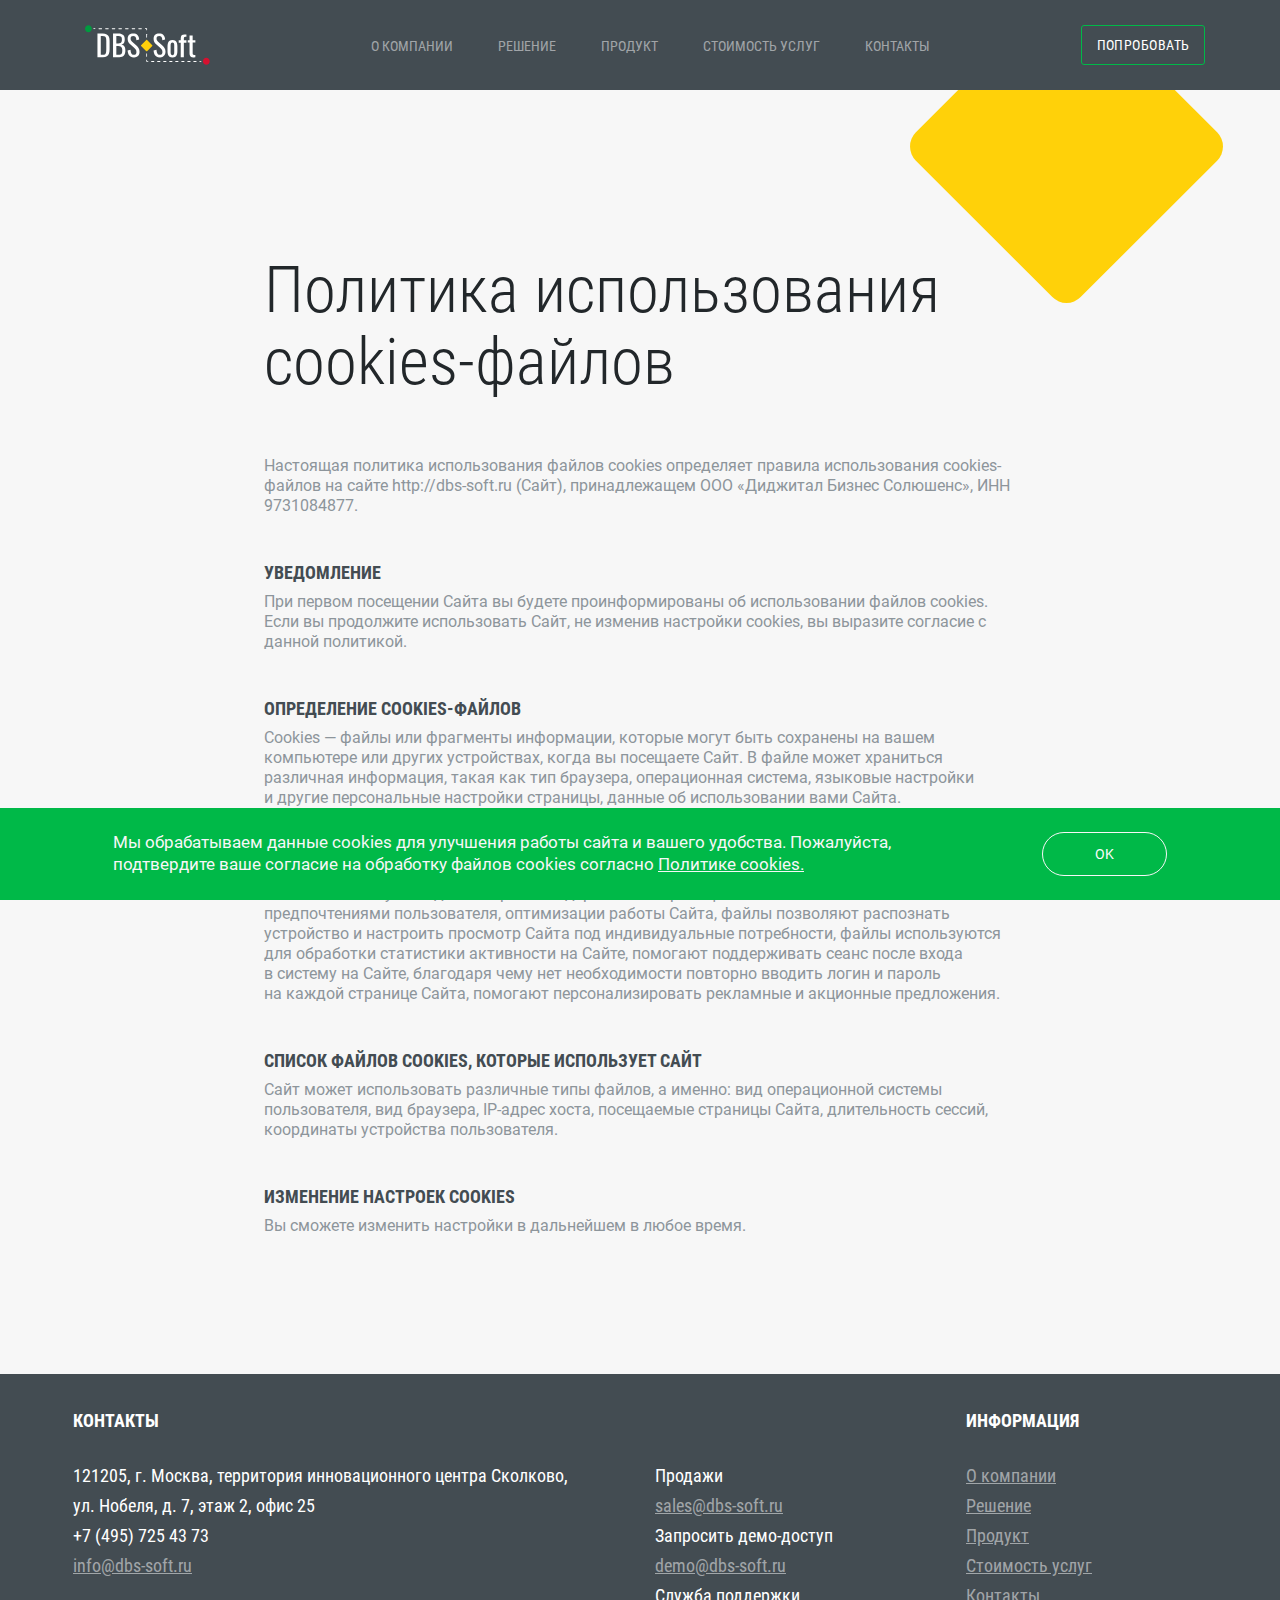
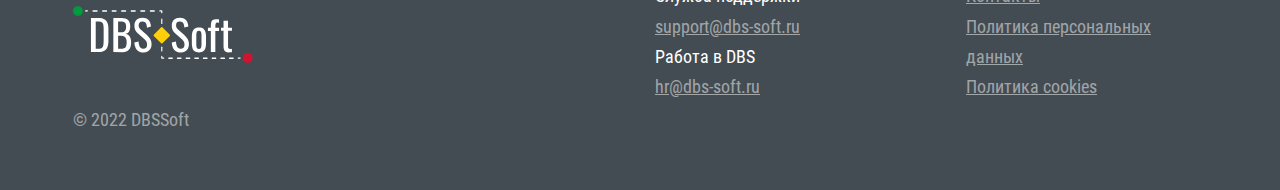
<file: privacy.html>
<!DOCTYPE html>
<html lang="ru">

<head>
	<title>Политика cookies</title>
	<meta charset="UTF-8">
	<meta name="format-detection" content="telephone=no">

	<link rel="stylesheet" href="css/style.min.css?_v=20220829125439">
	<link rel="icon" href="img/general/favicon.svg" type="image/svg+xml">
	<script>
		window.history.replaceState({}, null, '/');
	</script>
	<meta name="viewport" content="width=device-width, initial-scale=1.0">
	<script src="https://www.google.com/recaptcha/api.js?_v=20220829125439" async defer></script>
</head>

<body>
	<div class="wrapper">
		<header class="header">
			<div class="header__container">
				<div class="header__logo logo">
					<a href="index.html" class="logo__link">
						<img src="img/general/logo.svg" alt="logo" width="125" height="40" />
					</a>
				</div>
				<nav class="header__menu menu">
					<ul class="menu__list">
						<li class="menu__item">
							<a href="about.html" class="menu__link undefined">О компании</a>
						</li>
						<li class="menu__item">
							<a href="solutions.html" class="menu__link undefined">Решение</a>
						</li>
						<li class="menu__item">
							<a href="product.html" class="menu__link undefined">Продукт</a>
						</li>
						<li class="menu__item">
							<a href="prices.html" class="menu__link undefined">Стоимость услуг</a>
						</li>
						<li class="menu__item">
							<a data-goto=".footer" href="" class="menu__link">Контакты</a>
						</li>
					</ul>
				</nav>
				<a href="" data-damax=".menu, 767.98, last" data-popup="#feedback" class="header__button button"><span>Попробовать</span></a>
				<button class="icon-menu" type="button"><span></span></button>
			</div>
		</header>
		<main class="page-privacy page">
			<section class="privacy">
				<div class="privacy__container">
					<div class="privacy__decor"></div>
					<h1 class="privacy__title">
						Политика использования cookies-файлов
					</h1>
					<div class="privacy__body">
						<p class="privacy__text">
							Настоящая политика использования файлов cookies определяет
							правила использования cookies-файлов на&nbsp;сайте
							http://dbs-soft.ru (Сайт), принадлежащем ООО &laquo;Диджитал
							Бизнес Солюшенс&raquo;, ИНН 9731084877.
						</p>
						<h4 class="privacy__subtitle">Уведомление</h4>
						<p class="privacy__text">
							При первом посещении Сайта вы&nbsp;будете проинформированы
							об&nbsp;использовании файлов cookies. Если вы&nbsp;продолжите
							использовать Сайт, не&nbsp;изменив настройки cookies,
							вы&nbsp;выразите согласие с данной политикой.
						</p>
						<h4 class="privacy__subtitle">Определение cookies-файлов</h4>
						<p class="privacy__text">
							Cookies&nbsp;&mdash; файлы или фрагменты информации, которые
							могут быть сохранены на&nbsp;вашем компьютере или других
							устройствах, когда вы&nbsp;посещаете Сайт. В&nbsp;файле может
							храниться различная информация, такая как тип браузера,
							операционная система, языковые настройки и&nbsp;другие
							персональные настройки страницы, данные об&nbsp;использовании
							вами Сайта.
						</p>
						<h4 class="privacy__subtitle">Цели использования cookies</h4>
						<p class="privacy__text">
							Cookies используются для настройки содержимого страниц Сайта
							в&nbsp;соответствии с предпочтениями пользователя, оптимизации
							работы Сайта, файлы позволяют распознать устройство
							и&nbsp;настроить просмотр Сайта под индивидуальные потребности,
							файлы используются для обработки статистики активности на Сайте,
							помогают поддерживать сеанс после входа в&nbsp;систему
							на&nbsp;Сайте, благодаря чему нет необходимости повторно вводить
							логин и&nbsp;пароль на&nbsp;каждой странице Сайта, помогают
							персонализировать рекламные и акционные предложения.
						</p>
						<h4 class="privacy__subtitle">
							Список файлов cookies, которые использует Сайт
						</h4>
						<p class="privacy__text">
							Сайт может использовать различные типы файлов, а&nbsp;именно:
							вид операционной системы пользователя, вид браузера, IP-адрес
							хоста, посещаемые страницы Сайта, длительность сессий,
							координаты устройства пользователя.
						</p>
						<h4 class="privacy__subtitle">Изменение настроек cookies</h4>
						<p class="privacy__text">
							Вы&nbsp;сможете изменить настройки в&nbsp;дальнейшем в любое
							время.
						</p>
					</div>
				</div>
			</section>
		</main>
		<footer class="footer" id="footer">
			<div class="footer__container">
				<div class="footer__body">
					<div class="footer__column">
						<div data-spollers="767.98" class="spollers">
							<div class="spollers__item">
								<button type="button" data-spoller class="spollers__title _spoller-active">
									Контакты
								</button>
								<div class="spollers__body">
									<p class="footer__text">
										121205, г. Москва, территория инновационного центра Сколково, ул.
										Нобеля, д. 7, этаж 2, офис 25
									</p>
									<p class="footer__text">
										<a href="tel:84957254373"><span> +7 (495) 725 43 73</span></a>
									</p>
									<p class="footer__text">
										<a class="footer__link" href="mailto::info@dbs-soft.ru"><span>info@dbs-soft.ru</span></a>
									</p>
								</div>
							</div>
						</div>
					</div>
					<div class="footer__column">
						<div data-spollers="767.98" class="spollers">
							<div class="spollers__item">
								<button type="button" data-spoller class="spollers__title spollers__title--visibility">
									доступ
								</button>
								<div class="spollers__body sales">
									<ul class="sales__list">
										<li class="sales__item">
											Продажи<a href="mailto:sales@dbs-soft.ru" class="sales__link"><span class="sales__text">sales@dbs-soft.ru</span></a>
										</li>
										<li class="sales__item">
											Запросить демо-доступ<a href="mailto:demo@dbs-soft.ru" class="sales__link"><span class="sales__text">demo@dbs-soft.ru</span></a>
										</li>
										<li class="sales__item">
											Служба поддержки<a href="mailto:support@dbs-soft.ru" class="sales__link"><span class="sales__text">support@dbs-soft.ru</span></a>
										</li>
										<li class="sales__item">
											Работа в DBS<a href="mailto:hr@dbs-soft.ru" class="sales__link"><span class="sales__text">hr@dbs-soft.ru</span></a>
										</li>
									</ul>
								</div>
							</div>
						</div>
					</div>
					<div class="footer__column">
						<div data-spollers="767.98" class="spollers">
							<div class="spollers__item">
								<button type="button" data-spoller class="spollers__title">
									Информация
								</button>
								<div class="spollers__body">
									<nav class="footer__menu">
										<ul class="footer__list">
											<li class="footer__item">
												<a href="about.html" class="footer__link">О компании</a>
											</li>
											<li class="footer__item">
												<a href="solutions.html" class="footer__link">Решение</a>
											</li>
											<li class="footer__item">
												<a href="product.html" class="footer__link">Продукт</a>
											</li>
											<li class="footer__item">
												<a href="prices.html" class="footer__link">Стоимость услуг</a>
											</li>
											<li class="footer__item">
												<a data-goto=".footer" href="" class="footer__link">Контакты</a>
											</li>
											<li class="footer__item">
												<a href="policy.html" class="footer__link">Политика персональных данных</a>
											</li>
											<li class="footer__item">
												<a href="privacy.html" class="footer__link">Политика cookies</a>
											</li>
										</ul>
									</nav>
								</div>
							</div>
						</div>
					</div>
				</div>
				<div class="footer__logo logo">
					<a href="" class="logo__link logo__link--footer">
						<img src="img/general/logo.svg" alt="logo" width="155" height="40" />
					</a>
				</div>
				<div class="footer__copy">
					<p>&copy;&nbsp;2022 DBSSoft</p>
				</div>
			</div>
		</footer>
	</div>
	<div id="feedback" aria-hidden="true" class="popup">
		<div class="popup__wrapper">
			<div class="popup__content">
				<button data-close type="button" class="popup__close"></button>
				<div class="popup__text">
					<div class="form">
						<form data-ajax method="POST" action="sendmail.php" class="form__boby" id="form" data-popup-message="#form-message">
							<h2 class="form__title">Пора действовать!</h2>
							<p class="form__text">
								Оставьте заявку, и наши специалисты свяжутся с Вами.
							</p>
							<div class="form__item">
								<input data-required type="text" name="name" placeholder="Как к вам обращаться?*" class="form__input" data-error="Введите Ваше Имя" />
							</div>
							<div class="form__inner">
								<div class="form__item">
									<input data-required="tel" type="tel" name="phone" placeholder="Телефон*" data-error="Введите Номер Телефона" class="form__input" />
								</div>
								<div class="form__item">
									<input data-required="email" type="text" name="email" placeholder="E-mail*" class="form__input" data-error="Введите Вашу Почту" />
								</div>
							</div>
							<div class="checkbox social">
								<p class="social__form">
									Пожалуйста, уточните удобный способ связи.
								</p>
								<div class="checkbox">
									<input id="c_1" data-error="Ошибка" class="checkbox__input social__input" type="checkbox" value="Whatsapp" name="whatsapp" />
									<label for="c_1" class="social__label"><span class="checkbox__text social__text">Whatsapp</span></label>
								</div>
								<div class="checkbox">
									<input id="c_2" data-error="Ошибка" class="checkbox__input social__input" type="checkbox" value="Telegram" name="telegram" />
									<label for="c_2" class="social__label social__label--telegram"><span class="checkbox__text social__text">Telegram</span></label>
								</div>
								<div class="checkbox">
									<input id="c_3" data-error="Ошибка" class="checkbox__input social__input" type="checkbox" value="E-mail" name="post" />
									<label for="c_3" class="social__label social__label--email"><span class="checkbox__text social__text">E-mail</span></label>
								</div>
								<div class="checkbox">
									<input id="c_4" data-error="Ошибка" class="checkbox__input social__input" type="checkbox" value="Телефон" name="telefon" />
									<label for="c_4" class="social__label social__label--phone"><span class="checkbox__text social__text">Телефон</span></label>
								</div>
							</div>
							<div class="form__item">
								<textarea name="message" class="form__input" placeholder="Опишите сферу деятельности вашей компании  и  задачу, с которой требуется помощь
              "></textarea>
							</div>
							<div class="checkbox form__item">
								<input data-required id="c_5" class="checkbox__input" type="checkbox" value="получено" checked name="agreement" />
								<label for="c_5" class="checkbox__label">
									<span class="checkbox__text">Подтверждаю согласие на&nbsp;обработку своих персональных
										данных и&nbsp;принимаю условия
										<a href="policy.html" class="checkbox__link">Политики персональных данных</a>
										и&nbsp;<a href="privacy.html" class="checkbox__link">Политике cookies</a>
									</span></label>
							</div>
							<div class="g-recaptcha" data-sitekey="6Lfaq7chAAAAAPFl2QrBVxgJPhIh9civwOKAmWPd"></div>
							<div class="form__buttons">
								<button type="submit" class="button button--access">
									Отправить
								</button>
							</div>
						</form>
					</div>
				</div>
			</div>
		</div>
	</div>

	<div id="form-message" aria-hidden="true" class="popup">
		<div class="popup__wrapper">
			<div class="popup__content">
				<button data-close type="button" class="popup__close"></button>
				<div class="popup__title">Ваша заявка отправленна.</div>
				<div class="popup__text">Ожидайте обратную связь от нас.</div>
			</div>
		</div>
	</div>
	<div class="cookie" id="cookie" aria-hidden="true">
		<div class="cookie__notice">
			<p class="cookie__text">
				Мы обрабатываем данные cookies для улучшения работы сайта и вашего
				удобства. Пожалуйста, подтвердите ваше согласие на обработку файлов
				cookies согласно
				<a class="cookie__link" href="privacy.html">Политике cookies.</a>
			</p>
			<div>
				<a data-close class="button button--cookie" id="cookie__close" href="">Ok</a>
			</div>
		</div>
	</div>
	<script src="js/app.min.js?_v=20220829125439"></script>
</body>

</html>
</file>
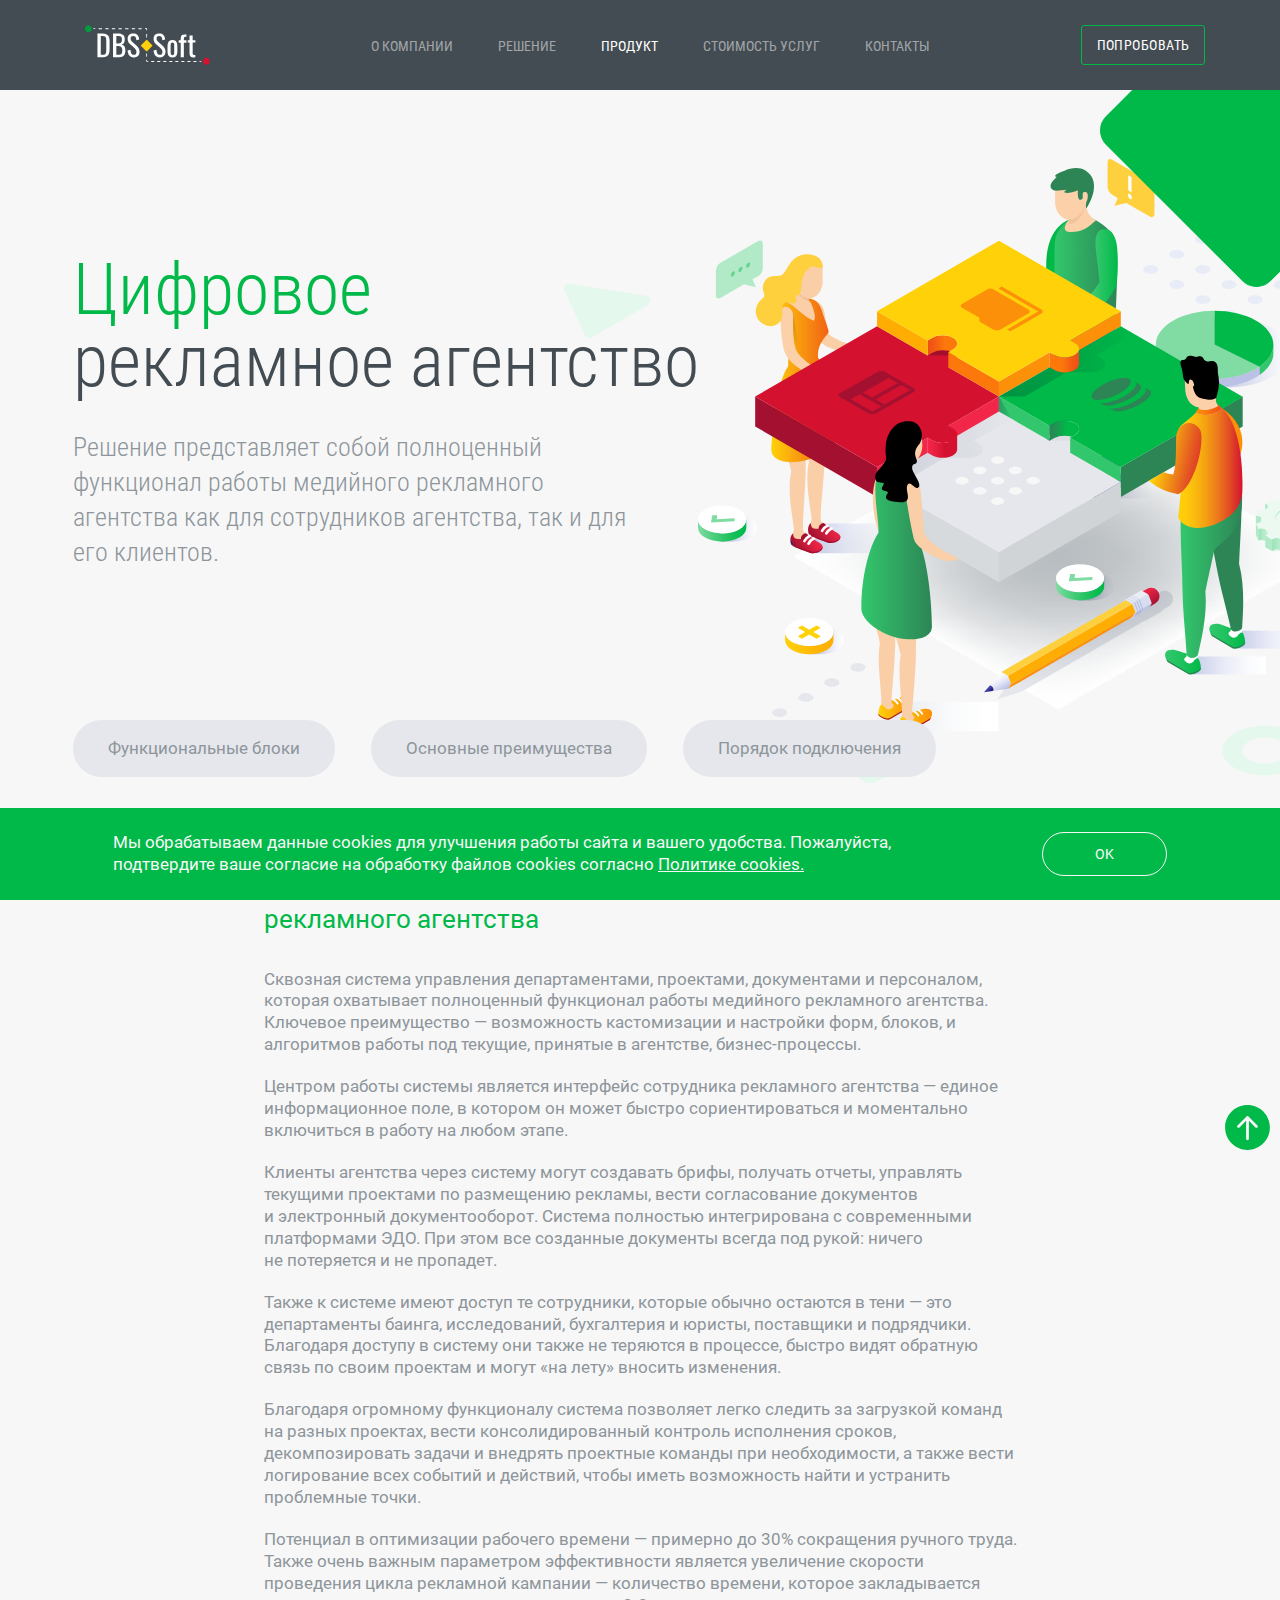
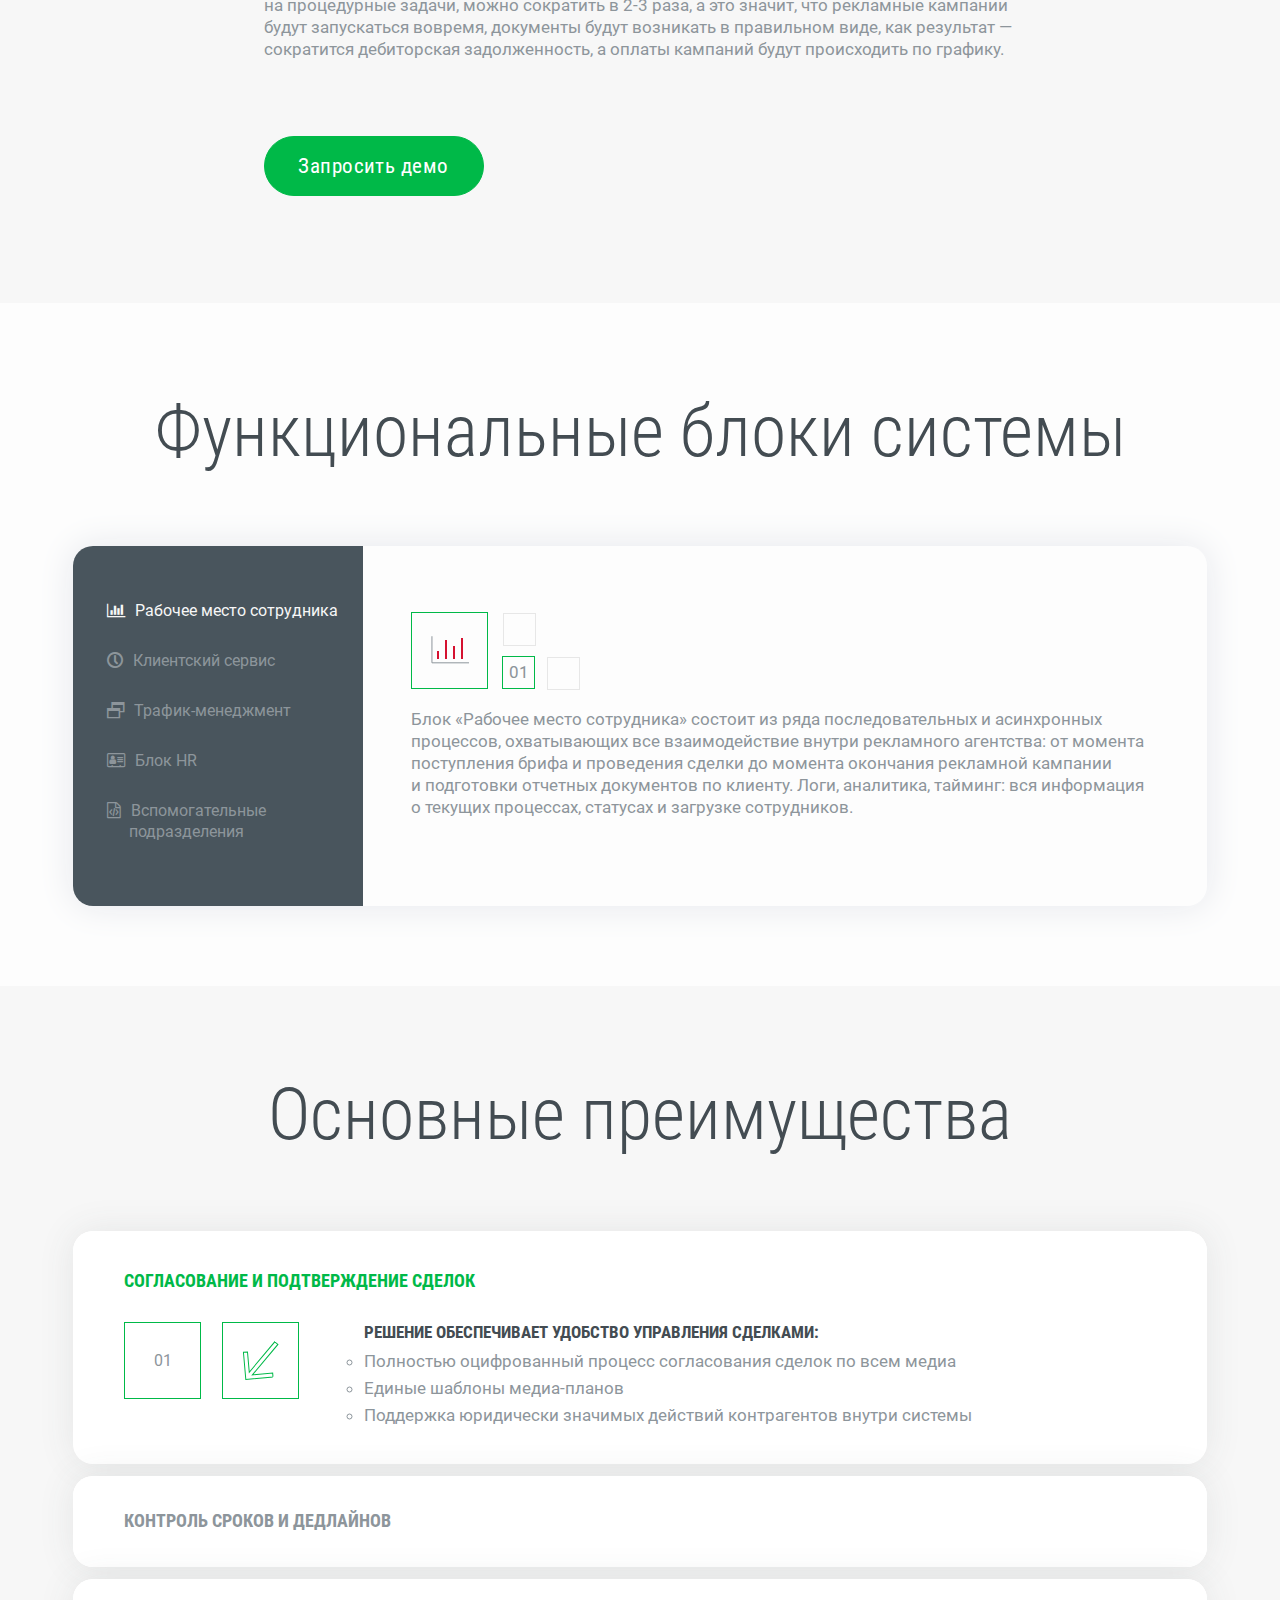
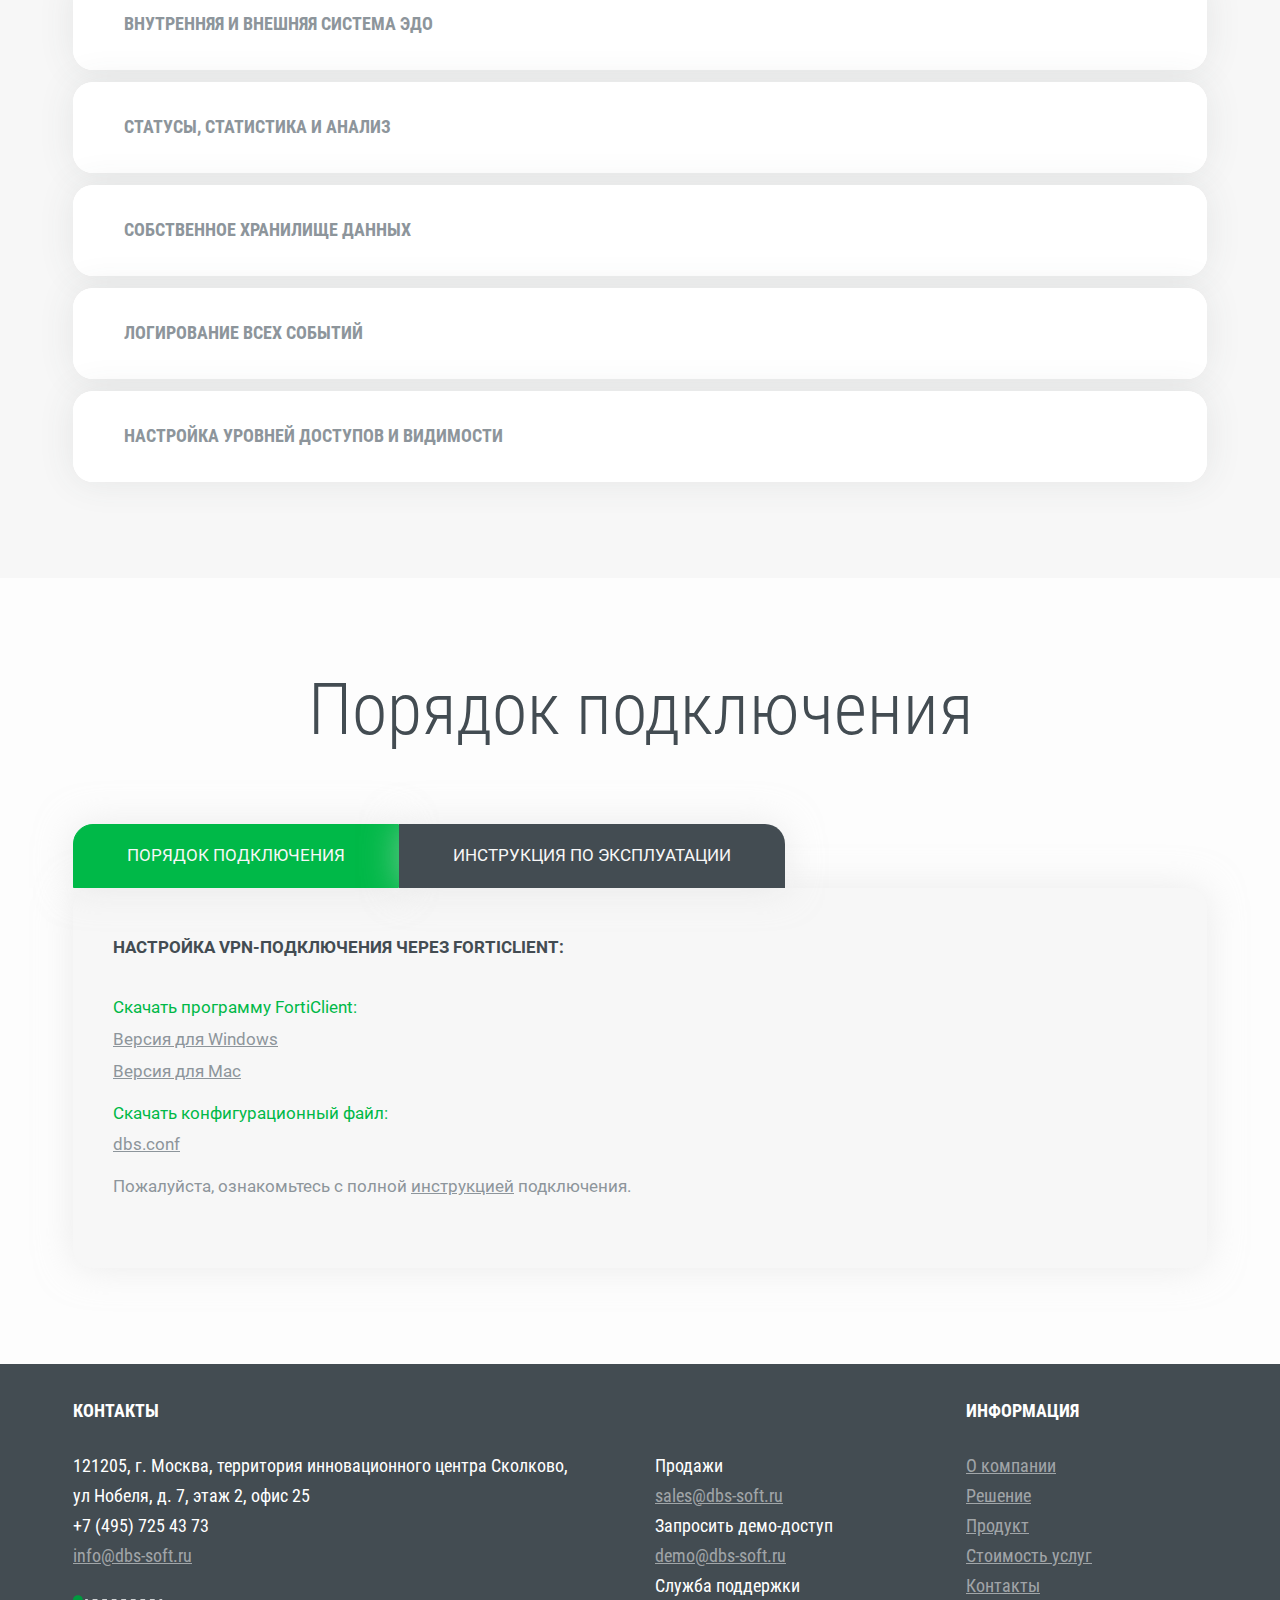
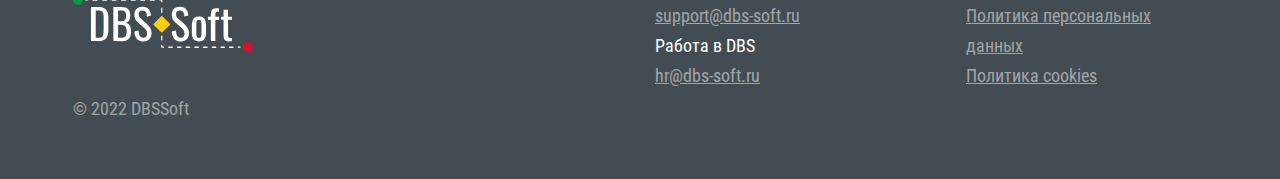
<file: product.html>
<!DOCTYPE html>
<html lang="ru">

<head>
	<title>Продукт</title>
	<meta charset="UTF-8">
	<meta name="format-detection" content="telephone=no">

	<link rel="stylesheet" href="/css/style.css">
	<link rel="icon" href="img/general/favicon.svg" type="image/svg+xml">
	<script>
		window.history.replaceState({}, null, '/');
	</script>
	<meta name="viewport" content="width=device-width, initial-scale=1.0">
	<script src="https://www.google.com/recaptcha/api.js?_v=20220902154219" async defer></script>
</head>

<body>
	<div class="wrapper">
		<header class="header">
			<div class="header__container">
				<div class="header__logo logo">
					<a href="index.html" class="logo__link">
						<img src="img/general/logo.svg" alt="logo" width="125" height="40" />
					</a>
				</div>
				<nav class="header__menu menu">
					<ul class="menu__list">
						<li class="menu__item">
							<a href="about.html" class="menu__link undefined">О компании</a>
						</li>
						<li class="menu__item">
							<a href="solutions.html" class="menu__link undefined">Решение</a>
						</li>
						<li class="menu__item">
							<a href="product.html" class="menu__link _active">Продукт</a>
						</li>
						<li class="menu__item">
							<a href="prices.html" class="menu__link undefined">Стоимость услуг</a>
						</li>
						<li class="menu__item">
							<a data-goto=".footer" href="" class="menu__link">Контакты</a>
						</li>
					</ul>
				</nav>
				<a href="" data-damax=".menu, 767.98, last" data-popup="#feedback" class="header__button button"><span>Попробовать</span></a>
				<button class="icon-menu" type="button"><span></span></button>
			</div>
		</header>
		<main class="page-product page" data-sticky data-sticky-header>
			<section class="product">
				<div class="product__container">
					<div class="product__media">
						<img src="img/product/agency.svg" alt="Цифровое рекламное агентство" />
					</div>
					<div class="product__decor"></div>
					<div class="product__body">
						<h1 class="product__title">
							<span class="product__title product__title--color">Цифровое</span>
							рекламное агентство
						</h1>
						<h3 class="product__subtitle">
							Решение представляет собой полноценный функционал работы
							медийного рекламного агентства как для сотрудников агентства,
							так и&nbsp;для его клиентов.
						</h3>
					</div>
					<ul class="product__list">
						<li class="product__item">
							<a data-goto-header data-goto="#system" href="" class="product__link">Функциональные блоки</a>
						</li>
						<li class="product__item">
							<a data-goto-header data-goto="#benefits" href="" class="product__link">Основные преимущества</a>
						</li>
						<li class="product__item">
							<a data-goto-header data-goto="#connection" href="" class="product__link">Порядок подключения</a>
						</li>
					</ul>
				</div>
			</section>
			<section class="environment page-environment">
				<div class="environment__container" data-showmore="size" data-showmore-media="768">
					<h3 class="environment__title">
						Цифровая среда для работы рекламного агентства
					</h3>
					<div class="environment__show" data-showmore-content="220">
						<p class="environment__text">
							Сквозная система управления департаментами, проектами, документами и персоналом, которая охватывает
							полноценный
							функционал работы медийного рекламного агентства. Ключевое преимущество — возможность кастомизации и
							настройки форм,
							блоков, и алгоритмов работы под текущие, принятые в агентстве, бизнес-процессы.
						</p>
						<p class="environment__text">
							Центром работы системы является интерфейс сотрудника рекламного
							агентства &mdash; единое информационное поле, в&nbsp;котором
							он&nbsp;может быстро сориентироваться и&nbsp;моментально
							включиться в&nbsp;работу на&nbsp;любом этапе.
						</p>
						<p class="environment__text">
							Клиенты агентства через систему могут создавать брифы, получать
							отчеты, управлять текущими проектами по&nbsp;размещению рекламы,
							вести согласование документов и&nbsp;электронный
							документооборот. Система полностью интегрирована
							с&nbsp;современными платформами ЭДО. При этом все созданные
							документы всегда под рукой: ничего не&nbsp;потеряется
							и&nbsp;не&nbsp;пропадет.
						</p>
						<p class="environment__text">
							Также к&nbsp;системе имеют доступ те&nbsp;сотрудники, которые
							обычно остаются в&nbsp;тени &mdash; это департаменты баинга,
							исследований, бухгалтерия и&nbsp;юристы, поставщики
							и&nbsp;подрядчики. Благодаря доступу в систему они также
							не&nbsp;теряются в&nbsp;процессе, быстро видят обратную связь
							по&nbsp;своим проектам и&nbsp;могут &laquo;на&nbsp;лету&raquo;
							вносить изменения.
						</p>
						<p class="environment__text">
							Благодаря огромному функционалу система позволяет легко следить
							за&nbsp;загрузкой команд на&nbsp;разных проектах, вести
							консолидированный контроль исполнения сроков, декомпозировать
							задачи и внедрять проектные команды при необходимости,
							а&nbsp;также вести логирование всех событий и&nbsp;действий,
							чтобы иметь возможность найти и&nbsp;устранить проблемные точки.
						</p>
						<p class="environment__text">
							Потенциал в&nbsp;оптимизации рабочего времени&nbsp;&mdash;
							примерно до&nbsp;30% сокращения ручного труда. Также очень
							важным параметром эффективности является увеличение скорости
							проведения цикла рекламной кампании&nbsp;&mdash; количество
							времени, которое закладывается на&nbsp;процедурные задачи, можно
							сократить в&nbsp;2-3&nbsp;раза, а это значит, что рекламные
							кампании будут запускаться вовремя, документы будут возникать
							в&nbsp;правильном виде, как результат &mdash; сократится дебиторская
							задолженность, а&nbsp;оплаты кампаний будут происходить
							по&nbsp;графику.
						</p>
					</div>
					<button hidden data-showmore-button type="button" class="block__more">
						<span>Показать еще</span>
						<span>Скыть</span>
					</button>
					<button data-popup="#feedback" class="button button--environment environment__button">
						Запросить демо
					</button>
				</div>
			</section>
			<section class="page-system system" id="system">
				<div class="system__container">
					<h2 class="system__title">Функциональные блоки системы</h2>
					<div data-tabs class="system__box">
						<nav data-tabs-titles class="system__navigation">
							<button type="button" class="system__subtitle _tab-active">
								<span class="icon-chart">Рабочее место сотрудника</span>
							</button>
							<button type="button" class="system__subtitle">
								<span class="icon-clock">Клиентский сервис</span>
							</button>
							<button type="button" class="system__subtitle">
								<span class="icon-popup">Трафик-менеджмент</span>
							</button>
							<button type="button" class="system__subtitle">
								<span class="icon-address">Блок HR</span>
							</button>
							<button type="button" class="system__subtitle">
								<span class="icon-file">Вспомогательные</span>
								<span>подразделения</span>
							</button>
						</nav>
						<div data-tabs-body class="system__content">
							<div class="system__body">
								<div class="system__inner">
									<div class="system__img">
										<img src="img/product/bisiness.svg" alt="Рабочее место сотрудника" />
									</div>
									<span class="system__count">01</span>
									<span class="system__text">Блок &laquo;Рабочее место сотрудника&raquo; состоит
										из&nbsp;ряда последовательных и асинхронных процессов,
										охватывающих все взаимодействие внутри рекламного
										агентства: от&nbsp;момента поступления брифа
										и&nbsp;проведения сделки до&nbsp;момента окончания
										рекламной кампании и&nbsp;подготовки отчетных документов
										по&nbsp;клиенту. Логи, аналитика, тайминг: вся информация
										о&nbsp;текущих процессах, статусах и&nbsp;загрузке
										сотрудников.
									</span>
								</div>
							</div>
							<div class="system__body">
								<div class="system__inner">
									<div class="system__img">
										<img src="img/product/crm.svg" alt="Клиентский сервис" />
									</div>
									<span class="system__count">02</span>
									<span class="system__text">Блок &laquo;Клиентский сервис&raquo;: агрегирует
										информацию о&nbsp;клиентах и&nbsp;формирует из них профили
										для дальнейшей работы сотрудников рекламного агентства,
										а&nbsp;также всех подписантов. Это упрощает формирование
										и&nbsp;прохождение медиапланов и&nbsp;других документов
										при подтверждении сделок.
									</span>
								</div>
							</div>
							<div class="system__body">
								<div class="system__inner">
									<div class="system__img">
										<img src="img/product/corporate.svg" alt="“Трафик-менеджмент”" />
									</div>
									<span class="system__count">03</span>
									<span class="system__text">Блок &laquo;Трафик-менеджмент&raquo;: встроенная
										возможность системы хранить файловые данные обеспечивает
										надежное хранение документов и&nbsp;их&nbsp;структуризацию
										либо в&nbsp;самой системе, либо на стороннем сервере.
										Документооборот может быть как внутренним, так
										и&nbsp;внешним с&nbsp;использованием синхронизации
										с&nbsp;1С-ЭДО. В&nbsp;системе есть блоки заключения сделок,
										автоматизированного формирования документов
										с&nbsp;настройкой процедуры согласования, архив документов
										в&nbsp;хронологическом порядке.
									</span>
								</div>
							</div>
							<div class="system__body">
								<div class="system__inner">
									<div class="system__img">
										<img src="img/product/hr.svg" alt="Блок HR" />
									</div>
									<span class="system__count">04</span>
									<span class="system__text">Блок &laquo;HR&raquo;: заявки на&nbsp;прием/увольнение сотрудника,
										отпуска, больничные и другие стандартные документы,
										внутренние инструкции. Шаблоны документов можно
										в&nbsp;удобном и структурированном виде разместить
										в&nbsp;нашей системе. Для запуска в&nbsp;работу данных
										документов также предусмотрены процессы, которые внутри
										системы выдают задачи ответственным подразделениям.
									</span>
								</div>
							</div>
							<div class="system__body">
								<div class="system__inner">
									<div class="system__img">
										<img src="img/product/it.svg" alt="Вспомогательные подразделения" />
									</div>
									<span class="system__count">05</span>
									<span class="system__text">Блок &laquo;Вспомогательные подразделения&raquo;:
										IT&nbsp;и&nbsp;АХО есть в&nbsp;каждой организации,
										и&nbsp;мы&nbsp;предусмотрели стандартный набор процессов
										(help desk, сбор заявок, закупка оборудования, и т.д.),
										установки сроков и&nbsp;отчетов.</span>
								</div>
							</div>
						</div>
					</div>
				</div>
			</section>
			<section class="page-benefits benefits" id="benefits">
				<div class="benefits__container">
					<h2 class="benefits__title">Основные преимущества</h2>
					<div class="benefits__box">
						<div class="benefits__item">
							<button type="button" class="benefits__subtitle _focus">
								Согласование и&nbsp;подтверждение сделок
							</button>
							<div class="benefits__body">
								<div class="benefits__cart box box--benefits">
									<div class="box__inner box__inner--design">
										<span class="box__decor box__decor--color">01</span>
										<span class="box__decor box__decor--color box__decor--revers">
											<img src="img/solutions/arrow/arrow.svg" alt="Стрелка" />
										</span>
									</div>
									<div class="box__body">
										<p class="box__subtitle">Решение обеспечивает удобство управления сделками:
										</p>
										<ol class="box__list">
											<li class="box__item">
												<p class="box__text">Полностью оцифрованный процесс согласования сделок по&nbsp;всем медиа
												</p>
											</li>
											<li class="box__item">
												<p class="box__text">Единые шаблоны медиа-планов </p>
											</li>
											<li class="box__item">
												<p class="box__text">Поддержка юридически значимых действий контрагентов внутри системы</p>
											</li>
										</ol>
									</div>
								</div>
							</div>
						</div>
						<div class="benefits__item">
							<button type="button" class="benefits__subtitle">
								Контроль сроков и&nbsp;дедлайнов
							</button>
							<div class="benefits__body">
								<div class="benefits__cart box box--benefits">
									<div class="box__inner box__inner--design">
										<span class="box__decor box__decor--color">02</span>
										<span class="box__decor box__decor--color box__decor--revers">
											<img src="img/solutions/arrow/arrow.svg" alt="Стрелка" />
										</span>
									</div>
									<div class="box__body">
										<p class="box__subtitle">В&nbsp;системе автоматизирован полный спектр задач по&nbsp;контролю
											сроков:</p>
										<ol class="box__list">
											<li class="box__item">
												<p class="box__text">Каждый этап работ имеет свой временной норматив</p>
											</li>
											<li class="box__item">
												<p class="box__text">Система автоматически отслеживает нарушение дедлайнов</p>
											</li>
										</ol>
									</div>
								</div>
							</div>
						</div>
						<div class="benefits__item">
							<button type="button" class="benefits__subtitle">
								Внутренняя и&nbsp;внешняя система ЭДО
							</button>
							<div class="benefits__body">
								<div class="benefits__cart box box--benefits">
									<div class="box__inner box__inner--design">
										<span class="box__decor box__decor--color">03</span>
										<span class="box__decor box__decor--color box__decor--revers">
											<img src="img/solutions/arrow/arrow.svg" alt="Стрелка" />
										</span>
									</div>
									<div class="box__body">
										<p class="box__subtitle">Решение поддерживает ключевые процессы управления ЭДО:</p>
										<ol class="box__list">
											<li class="box__item">
												<p class="box__text">Система самостоятельно генерирует документы на&nbsp;основе внесенных
													данных
													контрагентов</p>
											</li>
											<li class="box__item">
												<p class="box__text">Каждый документ можно согласовать внутри системы или запустить аналоговый
													процесс подписания</p>
											</li>
											<li class="box__item">
												<p class="box__text">Отслеживание местонахождения бумажных версий документов</p>
											</li>
										</ol>
									</div>
								</div>
							</div>
						</div>
						<div class="benefits__item">
							<button type="button" class="benefits__subtitle">
								Статусы, статистика и&nbsp;анализ
							</button>
							<div class="benefits__body">
								<div class="benefits__cart box box--benefits">
									<div class="box__inner box__inner--design">
										<span class="box__decor box__decor--color">04</span>
										<span class="box__decor box__decor--color box__decor--revers">
											<img src="img/solutions/arrow/arrow.svg" alt="Стрелка" />
										</span>
									</div>
									<div class="box__body">
										<p class="box__subtitle">Веб-инструменты настройки отчетов позволяют создавать отчеты любой
											сложности, включая:</p>
										<ol class="box__list">
											<li class="box__item">
												<p class="box__text">Текущие статусы кампаний и&nbsp;оплат, статусы подписания документов</p>
											</li>
											<li class="box__item">
												<p class="box__text">Анализ проведенных рекламным кампаний</p>
											</li>
											<li class="box__item">
												<p class="box__text">Наглядные показатели эффективности сотрудников и&nbsp;операционной
													деятельности компании</p>
											</li>
										</ol>
									</div>
								</div>
							</div>
						</div>
						<div class="benefits__item">
							<button type="button" class="benefits__subtitle">
								СОБСТВЕННОЕ ХРАНИЛИЩЕ ДАННЫХ
							</button>
							<div class="benefits__body">
								<div class="benefits__cart box box--benefits">
									<div class="box__inner box__inner--design">
										<span class="box__decor box__decor--color">05</span>
										<span class="box__decor box__decor--color box__decor--revers">
											<img src="img/solutions/arrow/arrow.svg" alt="Стрелка" />
										</span>
									</div>
									<div class="box__body">
										<p class="box__subtitle">Система заботится о&nbsp;том, чтобы актуальные данные всегда были под
											рукой:
										</p>
										<ol class="box__list">
											<li class="box__item">
												<p class="box__text">Все документы и&nbsp;материалы, возникающие в&nbsp;процессе работы,
													сохраняются в
													системе</p>
											</li>
											<li class="box__item">
												<p class="box__text">Материалы любого типа можно быстро найти и&nbsp;выгрузить для
													последующего
													использования</p>
											</li>
										</ol>
									</div>
								</div>
							</div>
						</div>
						<div class="benefits__item">
							<button type="button" class="benefits__subtitle">
								ЛОГИРОВАНИЕ ВСЕХ СОБЫТИЙ
							</button>
							<div class="benefits__body">
								<div class="benefits__cart box box--benefits">
									<div class="box__inner box__inner--design">
										<span class="box__decor box__decor--color">06</span>
										<span class="box__decor box__decor--color box__decor--revers">
											<img src="img/solutions/arrow/arrow.svg" alt="Стрелка" />
										</span>
									</div>
									<div class="box__body">
										<p class="box__subtitle">Решение для управления рекламным агентством обеспечивает небывалую ранее
											прозрачность:</p>
										<ol class="box__list">
											<li class="box__item">
												<p class="box__text">Хранит на&nbsp;защищенном сервере логи, в&nbsp;которые записывает все
													события и
													действия пользователей</p>
											</li>
											<li class="box__item">
												<p class="box__text">В&nbsp;логах можно посмотреть, кто вносил изменения в&nbsp;документы,
													скачивал тот
													или иной файл, вносил изменения в&nbsp;задачу и&nbsp;любые другие события</p>
											</li>
										</ol>
									</div>
								</div>
							</div>
						</div>
						<div class="benefits__item">
							<button type="button" class="benefits__subtitle">
								НАСТРОЙКА УРОВНЕЙ ДОСТУПОВ И&nbsp;ВИДИМОСТИ
							</button>
							<div class="benefits__body">
								<div class="benefits__cart box box--benefits">
									<div class="box__inner box__inner--design">
										<span class="box__decor box__decor--color">07</span>
										<span class="box__decor box__decor--color box__decor--revers">
											<img src="img/solutions/arrow/arrow.svg" alt="Стрелка" />
										</span>
									</div>
									<div class="box__body">
										<p class="box__subtitle">Гибкая ролевая модель доступа обеспечивает безопасность данных и
											показывает сотрудника только&nbsp;то, что им&nbsp;нужно для исполнения своих задач:</p>
										<ol class="box__list">
											<li class="box__item">
												<p class="box__text">В&nbsp;системе настраиваются уровни доступа и&nbsp;права всех сотрудников
												</p>
											</li>
											<li class="box__item">
												<p class="box__text">Менеджер видит только свой контур и&nbsp;своего клиента, свой проект,
													договор
													или медиа-план</p>
											</li>
											<li class="box__item">
												<p class="box__text">Изменения в&nbsp;права доступа вносятся &laquo;на&nbsp;лету&raquo;,
													на&nbsp;стороне заказчика</p>
											</li>
										</ol>
									</div>
								</div>
							</div>
						</div>
					</div>
				</div>
			</section>
			<section class="page-connection connection" id="connection">
				<div class="connection__container">
					<h2 class="connection__title">Порядок подключения</h2>
					<div data-tabs data-tabs-animate="800" class="connection__tabs">
						<nav data-tabs-titles class="connection__navigation">
							<button type="button" class="connection__button _tab-active">
								Порядок подключения
							</button>
							<button type="button" class="connection__button">
								Инструкция по эксплуатации
							</button>
						</nav>
						<div data-tabs-body class="connection__content">
							<div class="connection__body">
								<span class="connection__subtitle">Настройка VPN-подключения через FortiClient:</span>
								<ul class="connection__list">
									<li class="connection__item">
										<span class="connection__text connection__text--color">Скачать программу FortiClient:</span>
										<a target="_blank" href="https://links.fortinet.com/forticlient/win/vpnagent" class="connection__link">Версия для Windows</a>
										<a target="_blank" href="https://links.fortinet.com/forticlient/mac/vpnagent " class="connection__link">Версия для Mac</a>
									</li>
									<li class="connection__item">
										<span class="connection__text connection__text--color">Скачать конфигурационный файл:</span>
										<a download href="files/dbs.conf" class="connection__link">dbs.conf</a>
									</li>
									<li class="connection__item">
										<span class="connection__text">Пожалуйста, ознакомьтесь с полной
											<a download href="files/setup.pdf" class="connection__link">инструкцией</a>
											подключения.</span>
									</li>
								</ul>
							</div>
							<div class="connection__body">
								<div class="connection__item">
									<span class="connection__text">Для удобства адаптации работы в системе мы подготовили <a download href="files/manual.pdf" class="connection__link">инструкцию</a> для каждой роли
										(департамент / подразделение / руководитель). Для примера мы предлагаем вам ознакомиться с
										инструкцией для
										клиентского менеджера рекламного агентства.</span>
								</div>
							</div>
						</div>
					</div>
				</div>
			</section>
			<div data-goto=".product__subtitle" data-sticky-item class="scroll">
				<a href="#" class="scroll__link"></a>
			</div>
		</main>
		<footer class="footer" id="footer">
			<div class="footer__container">
				<div class="footer__body">
					<div class="footer__column">
						<div data-spollers="767.98" class="spollers">
							<div class="spollers__item">
								<button type="button" data-spoller class="spollers__title _spoller-active">
									Контакты
								</button>
								<div class="spollers__body">
									<p class="footer__text">
										121205, г. Москва, территория инновационного центра Сколково, ул
										Нобеля, д. 7, этаж 2, офис 25
									</p>
									<p class="footer__text">
										<a href="tel:84957254373"><span> +7 (495) 725 43 73</span></a>
									</p>
									<p class="footer__text">
										<a class="footer__link" href="mailto::info@dbs-soft.ru"><span>info@dbs-soft.ru</span></a>
									</p>
								</div>
							</div>
						</div>
					</div>
					<div class="footer__column">
						<div data-spollers="767.98" class="spollers">
							<div class="spollers__item">
								<button type="button" data-spoller class="spollers__title spollers__title--visibility">
									доступ
								</button>
								<div class="spollers__body sales">
									<ul class="sales__list">
										<li class="sales__item">
											Продажи<a href="mailto:sales@dbs-soft.ru" class="sales__link"><span class="sales__text">sales@dbs-soft.ru</span></a>
										</li>
										<li class="sales__item">
											Запросить демо-доступ<a href="mailto:demo@dbs-soft.ru" class="sales__link"><span class="sales__text">demo@dbs-soft.ru</span></a>
										</li>
										<li class="sales__item">
											Служба поддержки<a href="mailto:support@dbs-soft.ru" class="sales__link"><span class="sales__text">support@dbs-soft.ru</span></a>
										</li>
										<li class="sales__item">
											Работа в DBS<a href="mailto:hr@dbs-soft.ru" class="sales__link"><span class="sales__text">hr@dbs-soft.ru</span></a>
										</li>
									</ul>
								</div>
							</div>
						</div>
					</div>
					<div class="footer__column">
						<div data-spollers="767.98" class="spollers">
							<div class="spollers__item">
								<button type="button" data-spoller class="spollers__title">
									Информация
								</button>
								<div class="spollers__body">
									<nav class="footer__menu">
										<ul class="footer__list">
											<li class="footer__item">
												<a href="about.html" class="footer__link">О компании</a>
											</li>
											<li class="footer__item">
												<a href="solutions.html" class="footer__link">Решение</a>
											</li>
											<li class="footer__item">
												<a href="product.html" class="footer__link">Продукт</a>
											</li>
											<li class="footer__item">
												<a href="prices.html" class="footer__link">Стоимость услуг</a>
											</li>
											<li class="footer__item">
												<a data-goto=".footer" href="" class="footer__link">Контакты</a>
											</li>
											<li class="footer__item">
												<a href="policy.html" class="footer__link">Политика персональных данных</a>
											</li>
											<li class="footer__item">
												<a href="privacy.html" class="footer__link">Политика cookies</a>
											</li>
										</ul>
									</nav>
								</div>
							</div>
						</div>
					</div>
				</div>
				<div class="footer__logo logo">
					<a href="" class="logo__link logo__link--footer">
						<img src="img/general/logo.svg" alt="logo" width="155" height="40" />
					</a>
				</div>
				<div class="footer__copy">
					<p>&copy;&nbsp;2022 DBSSoft</p>
				</div>
			</div>
		</footer>
	</div>
	<div id="feedback" aria-hidden="true" class="popup">
		<div class="popup__wrapper">
			<div class="popup__content">
				<button data-close type="button" class="popup__close"></button>
				<div class="popup__text">
					<div class="form">
						<form data-ajax method="POST" action="sendmail.php" class="form__boby" id="form" data-popup-message="#form-message">
							<h2 class="form__title">Пора действовать!</h2>
							<p class="form__text">
								Оставьте заявку, и наши специалисты свяжутся с Вами.
							</p>
							<div class="form__item">
								<input data-required type="text" name="name" placeholder="Как к вам обращаться?*" class="form__input" data-error="Введите Ваше Имя" />
							</div>
							<div class="form__inner">
								<div class="form__item">
									<input data-required="tel" type="tel" name="phone" placeholder="Телефон*" data-error="Введите Номер Телефона" class="form__input" />
								</div>
								<div class="form__item">
									<input data-required="email" type="text" name="email" placeholder="E-mail*" class="form__input" data-error="Введите Вашу Почту" />
								</div>
							</div>
							<div class="checkbox social">
								<p class="social__form">
									Пожалуйста, уточните удобный способ связи.
								</p>
								<div class="checkbox">
									<input id="c_1" data-error="Ошибка" class="checkbox__input social__input" type="checkbox" value="Whatsapp" name="whatsapp" />
									<label for="c_1" class="social__label"><span class="checkbox__text social__text">Whatsapp</span></label>
								</div>
								<div class="checkbox">
									<input id="c_2" data-error="Ошибка" class="checkbox__input social__input" type="checkbox" value="Telegram" name="telegram" />
									<label for="c_2" class="social__label social__label--telegram"><span class="checkbox__text social__text">Telegram</span></label>
								</div>
								<div class="checkbox">
									<input id="c_3" data-error="Ошибка" class="checkbox__input social__input" type="checkbox" value="E-mail" name="post" />
									<label for="c_3" class="social__label social__label--email"><span class="checkbox__text social__text">E-mail</span></label>
								</div>
								<div class="checkbox">
									<input id="c_4" data-error="Ошибка" class="checkbox__input social__input" type="checkbox" value="Телефон" name="telefon" />
									<label for="c_4" class="social__label social__label--phone"><span class="checkbox__text social__text">Телефон</span></label>
								</div>
							</div>
							<div class="form__item">
								<textarea name="message" class="form__input" placeholder="Опишите сферу деятельности вашей компании  и  задачу, с которой требуется помощь
              "></textarea>
							</div>
							<div class="checkbox form__item">
								<input data-required id="c_5" class="checkbox__input" type="checkbox" value="получено" checked name="agreement" />
								<label for="c_5" class="checkbox__label">
									<span class="checkbox__text">Подтверждаю согласие на&nbsp;обработку своих персональных
										данных и&nbsp;принимаю условия
										<a href="policy.html" class="checkbox__link">Политики персональных данных</a>
										и&nbsp;<a href="privacy.html" class="checkbox__link">Политике cookies</a>
									</span></label>
							</div>
							<div class="g-recaptcha" data-sitekey="6Lfaq7chAAAAAPFl2QrBVxgJPhIh9civwOKAmWPd"></div>
							<div class="form__buttons">
								<button type="submit" class="button button--access">
									Отправить
								</button>
							</div>
						</form>
					</div>
				</div>
			</div>
		</div>
	</div>

	<div id="form-message" aria-hidden="true" class="popup">
		<div class="popup__wrapper">
			<div class="popup__content">
				<button data-close type="button" class="popup__close"></button>
				<div class="popup__title">Ваша заявка отправленна.</div>
				<div class="popup__text">Ожидайте обратную связь от нас.</div>
			</div>
		</div>
	</div>
	<div class="cookie" id="cookie" aria-hidden="true">
		<div class="cookie__notice">
			<p class="cookie__text">
				Мы обрабатываем данные cookies для улучшения работы сайта и вашего
				удобства. Пожалуйста, подтвердите ваше согласие на обработку файлов
				cookies согласно
				<a class="cookie__link" href="privacy.html">Политике cookies.</a>
			</p>
			<div>
				<a data-close class="button button--cookie" id="cookie__close" href="">Ok</a>
			</div>
		</div>
	</div>
	<script src="js/app.min.js?_v=20220902154219"></script>
</body>

</html>
</file>
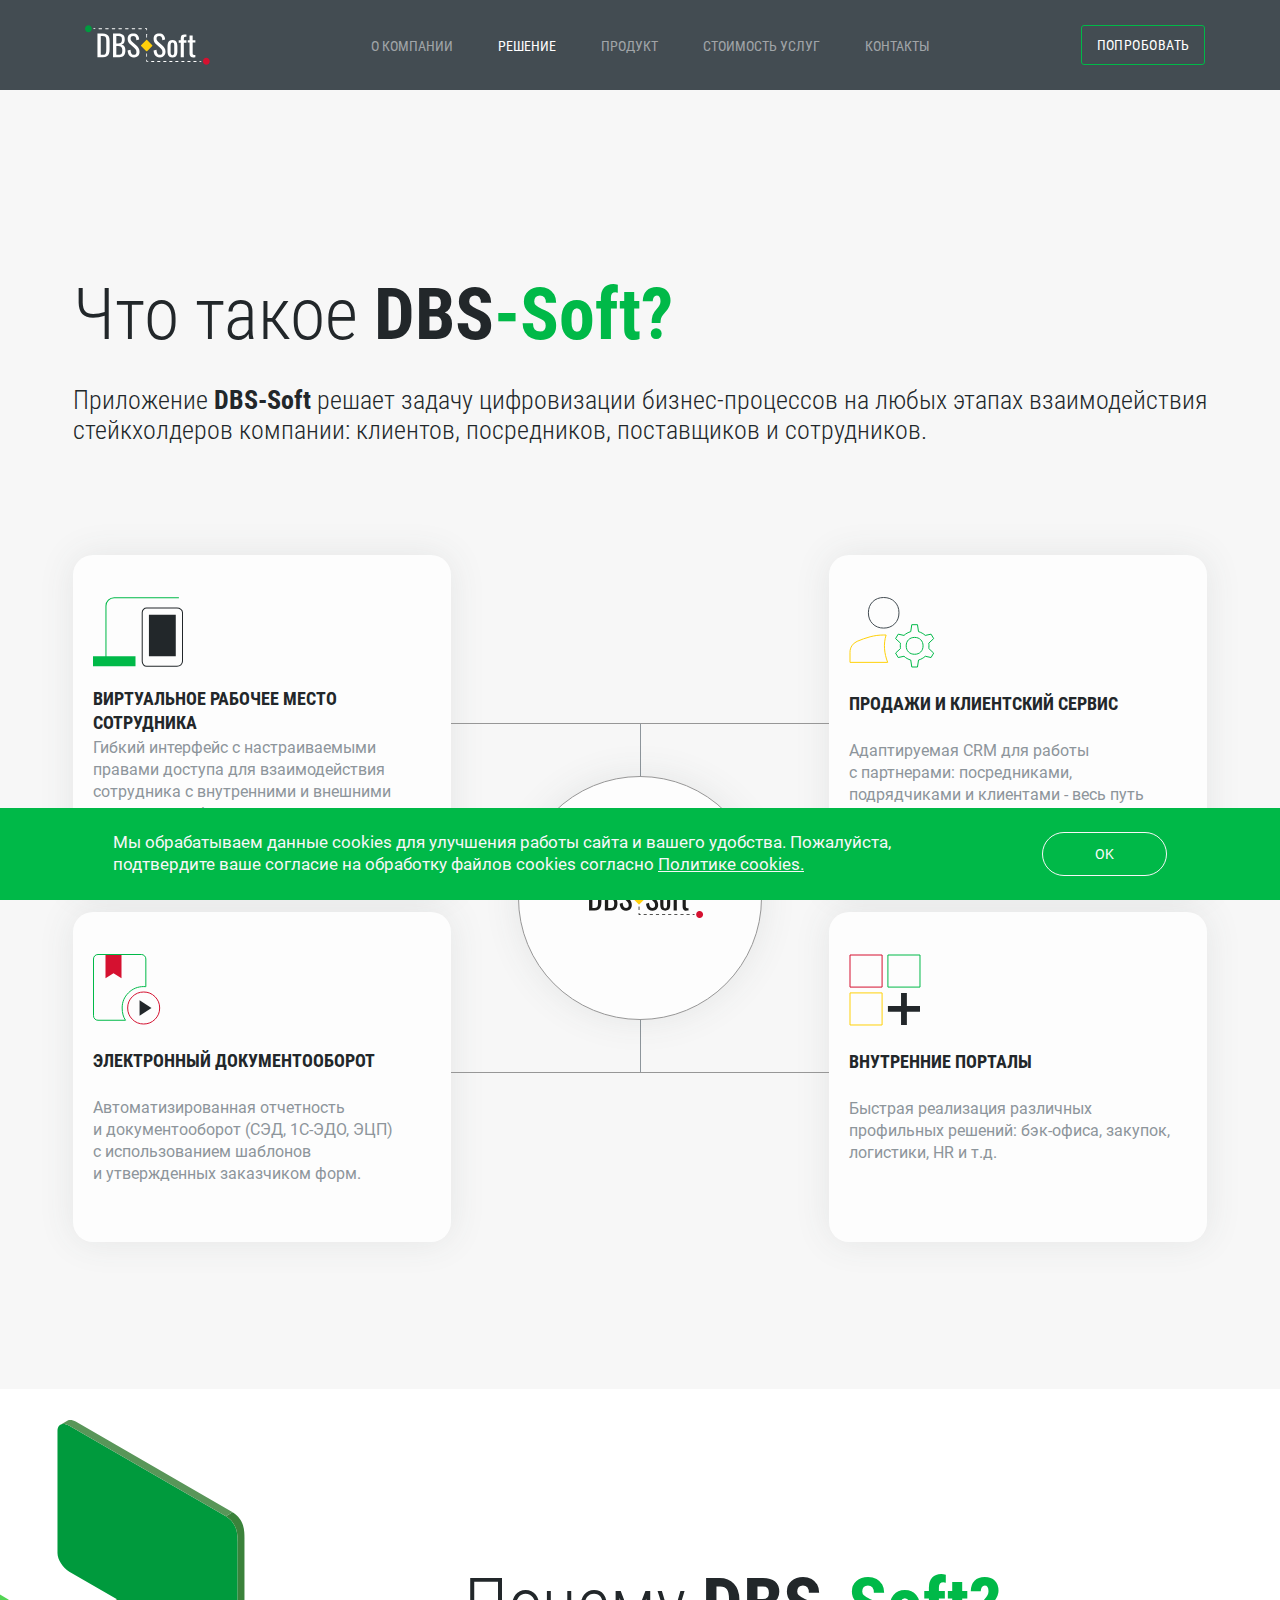
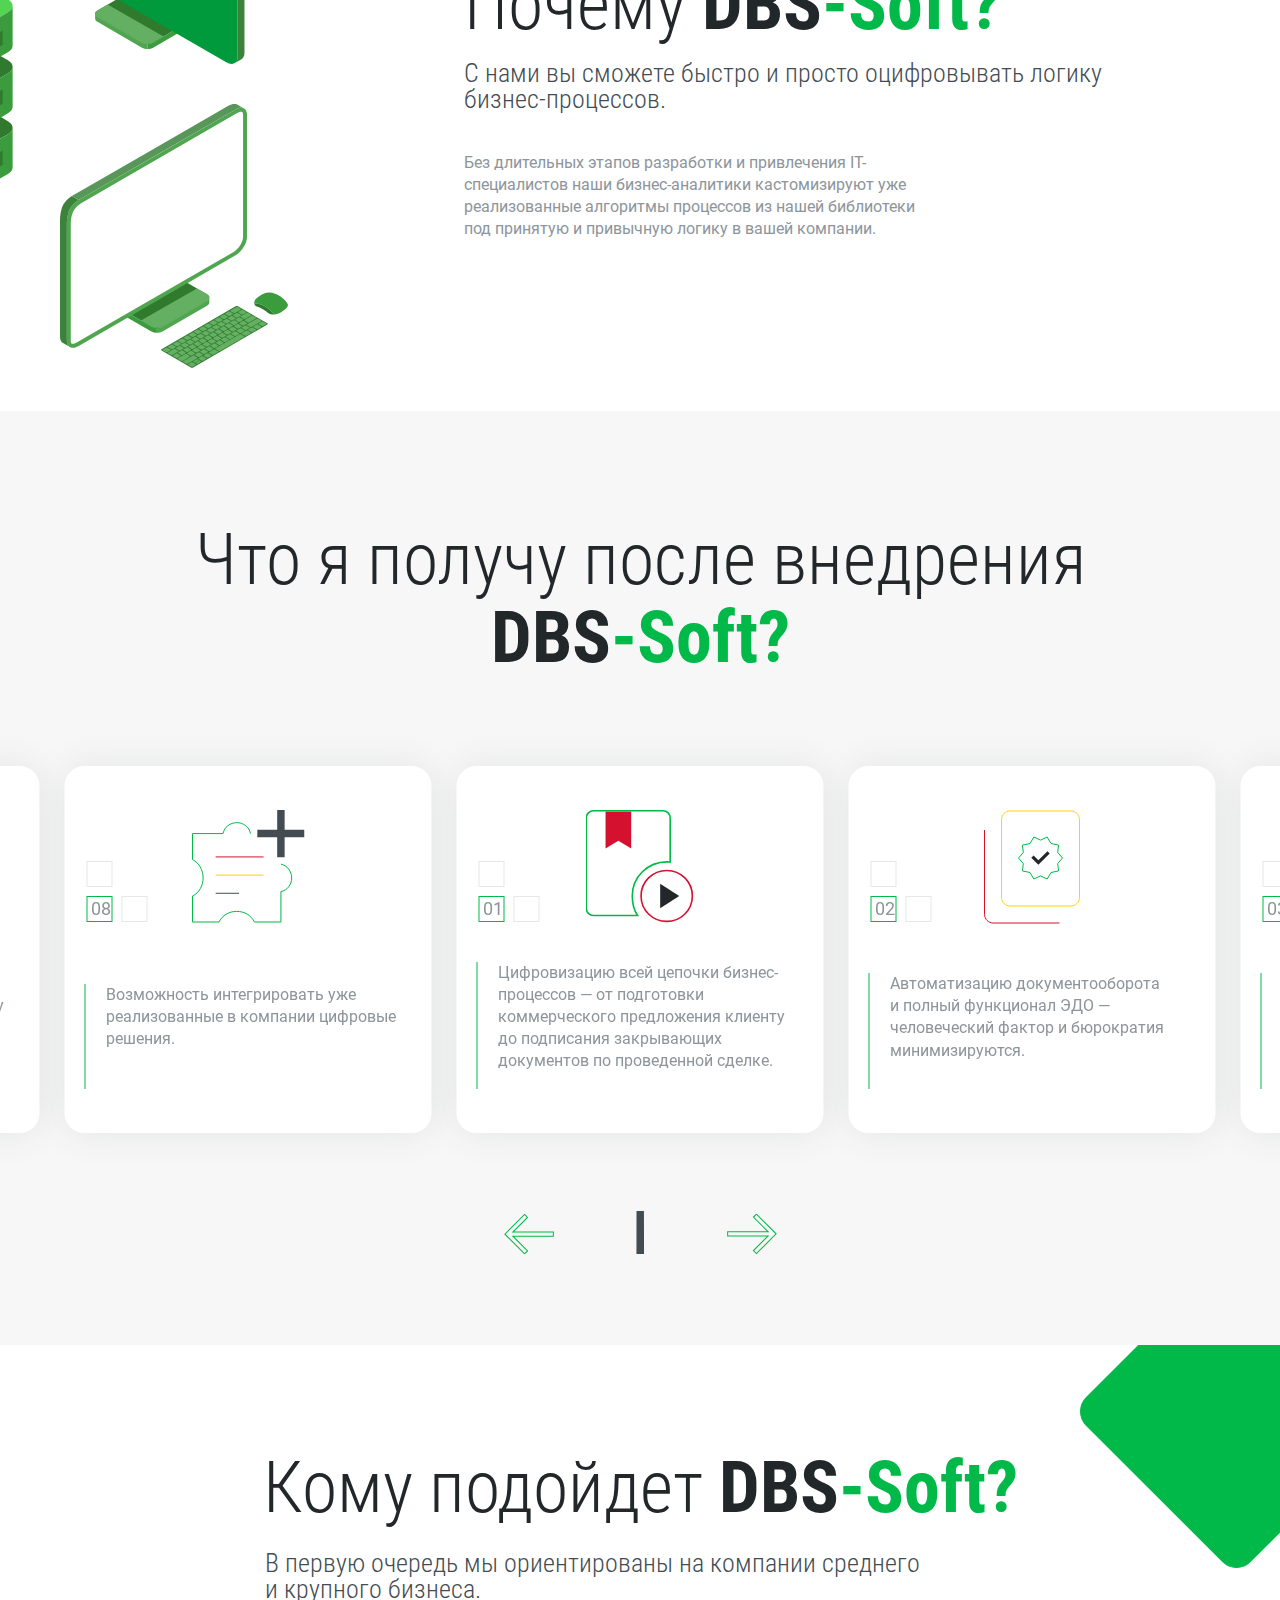
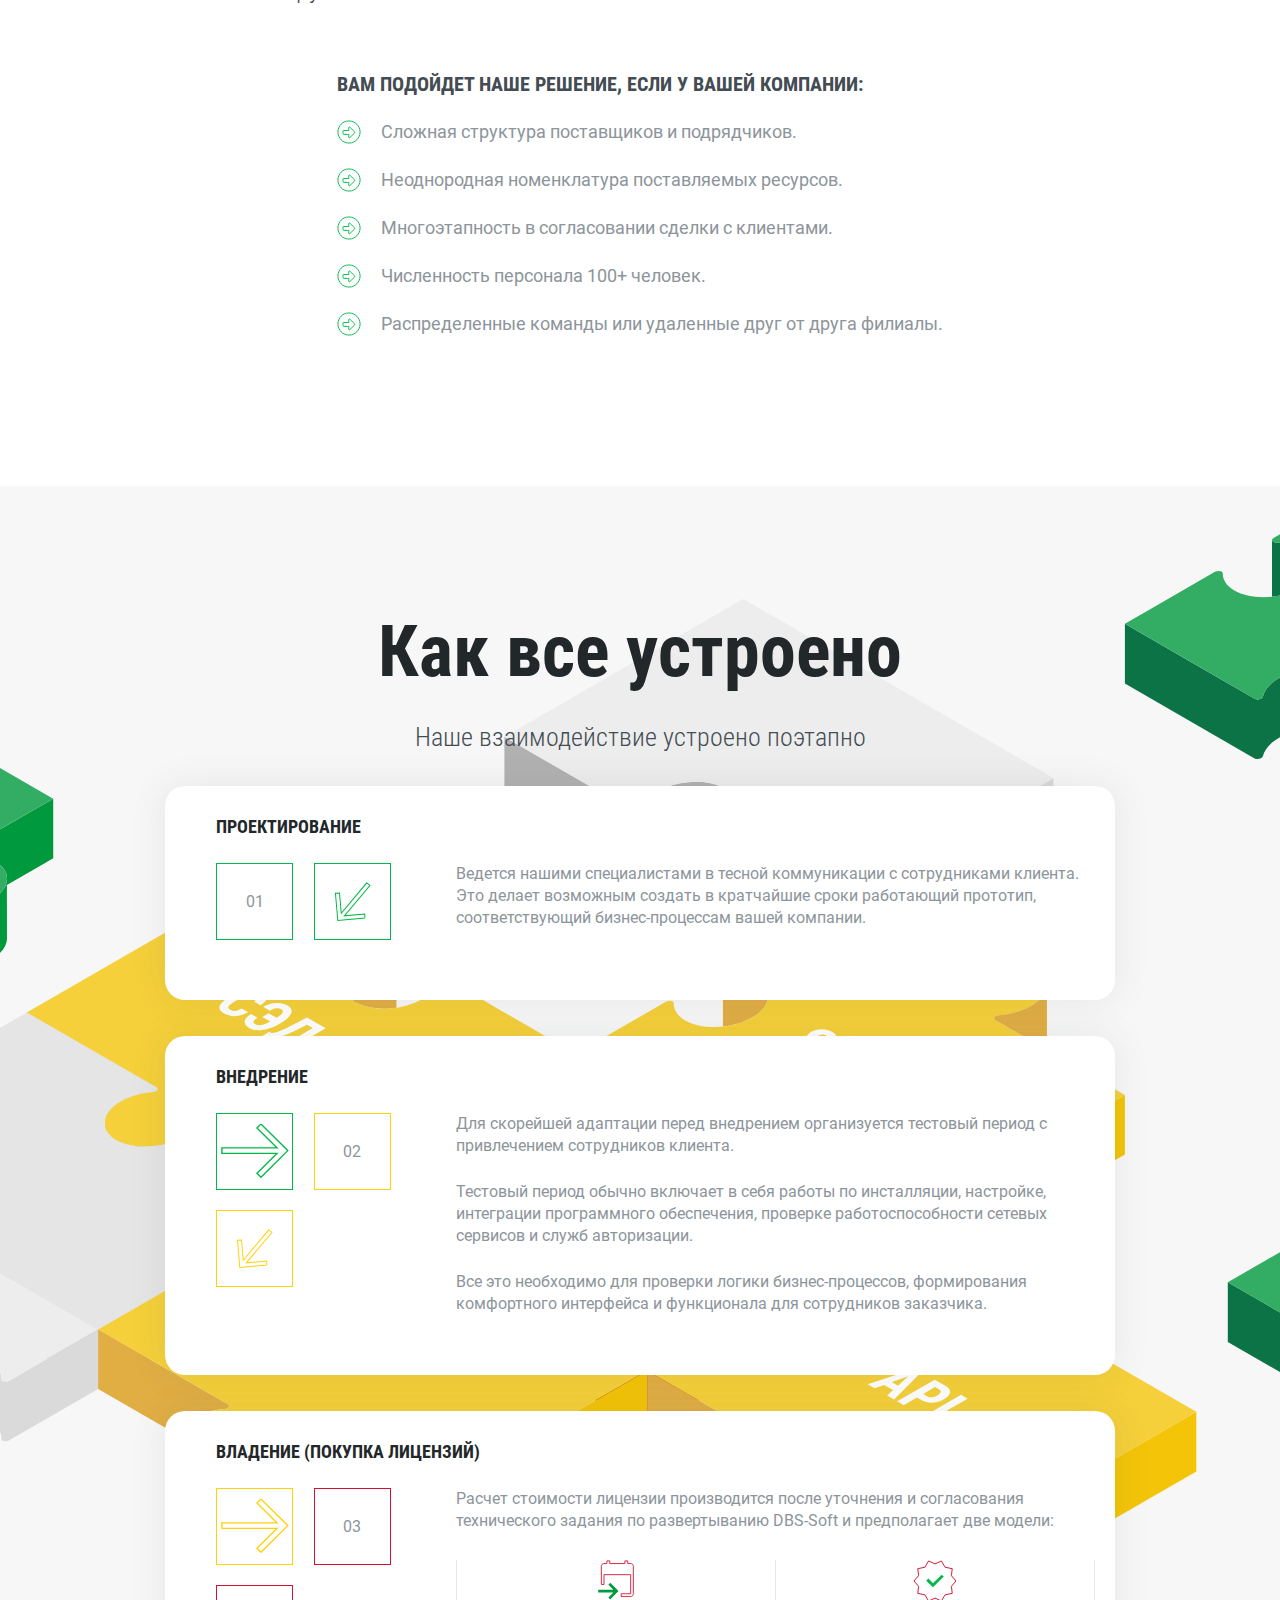
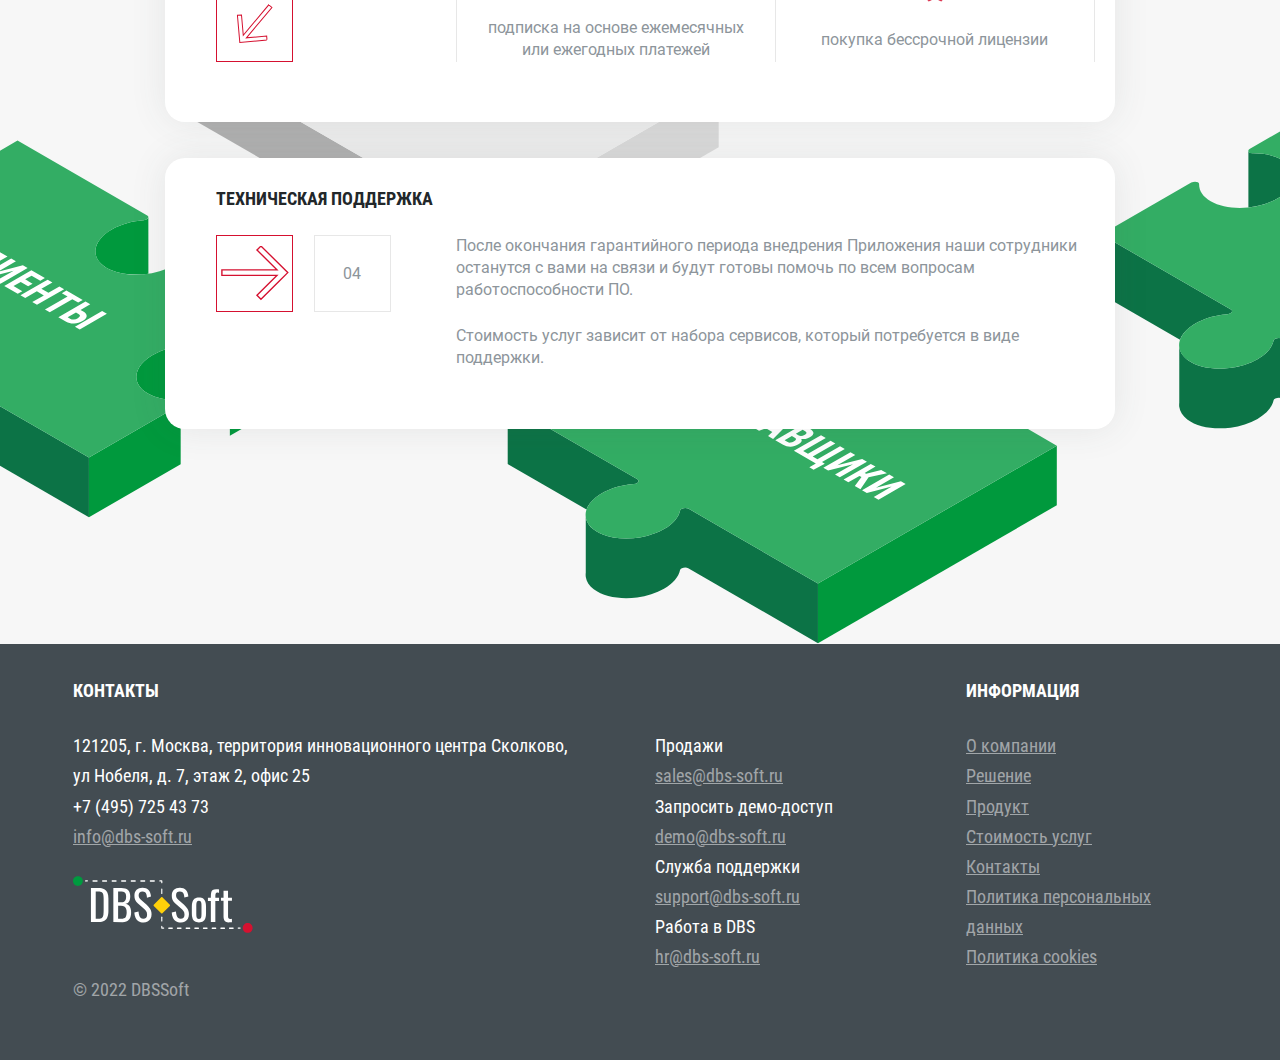
<file: solutions.html>
<!DOCTYPE html>
<html lang="ru">

<head>
	<title>Решения</title>
	<meta charset="UTF-8">
	<meta name="format-detection" content="telephone=no">

	<link rel="stylesheet" href="css/style.min.css?_v=20220829125439">
	<link rel="icon" href="img/general/favicon.svg" type="image/svg+xml">
	<script>
		window.history.replaceState({}, null, '/');
	</script>
	<meta name="viewport" content="width=device-width, initial-scale=1.0">
	<script src="https://www.google.com/recaptcha/api.js?_v=20220829125439" async defer></script>
</head>

<body>
	<div class="wrapper">
		<header class="header">
			<div class="header__container">
				<div class="header__logo logo">
					<a href="index.html" class="logo__link">
						<img src="img/general/logo.svg" alt="logo" width="125" height="40" />
					</a>
				</div>
				<nav class="header__menu menu">
					<ul class="menu__list">
						<li class="menu__item">
							<a href="about.html" class="menu__link undefined">О компании</a>
						</li>
						<li class="menu__item">
							<a href="solutions.html" class="menu__link _active">Решение</a>
						</li>
						<li class="menu__item">
							<a href="product.html" class="menu__link undefined">Продукт</a>
						</li>
						<li class="menu__item">
							<a href="prices.html" class="menu__link undefined">Стоимость услуг</a>
						</li>
						<li class="menu__item">
							<a data-goto=".footer" href="" class="menu__link">Контакты</a>
						</li>
					</ul>
				</nav>
				<a href="" data-damax=".menu, 767.98, last" data-popup="#feedback" class="header__button button"><span>Попробовать</span></a>
				<button class="icon-menu" type="button"><span></span></button>
			</div>
		</header>
		<main class="page-solutions page">
			<section class="page__application application">
				<div class="application__container">
					<div class="application__body">
						<h1 class="application__title">
							Что такое
							<span class="nowrap">
								<span class="application__title application__title--bold">DBS</span><span class="application__title application__title--color">-Soft?</span></span>
						</h1>
						<h3 class="application__text">
							Приложение
							<span class="application__text application__text--bold nowrap">
								DBS-Soft</span>
							решает задачу цифровизации бизнес-процессов на&nbsp;любых этапах
							взаимодействия стейкхолдеров компании: клиентов, посредников,
							поставщиков и&nbsp;сотрудников.
						</h3>
					</div>
					<div class="application__wrap">
						<article class="application__cart cart cart--virt">
							<h4 class="cart__title">
								Виртуальное рабочее место сотрудника
							</h4>
							<p class="cart__text">
								Гибкий интерфейс с&nbsp;настраиваемыми правами доступа для
								взаимодействия сотрудника с внутренними и&nbsp;внешними
								участниками бизнес-процесса.
							</p>
						</article>
						<article class="application__cart cart cart--digital">
							<h4 class="cart__title">Электронный документооборот</h4>
							<p class="cart__text">
								Автоматизированная отчетность и&nbsp;документооборот (СЭД,
								1С-ЭДО, ЭЦП) с&nbsp;использованием шаблонов и&nbsp;утвержденных
								заказчиком форм.
							</p>
						</article>
						<div class="application__box">
							<div class="application__central">
								<div class="application__inner">
									<div class="application__line"></div>
									<div class="logo application__logo rings">
										<div class="ring__ringlet"></div>
										<div class="ring__ringlet"></div>
										<div class="ring__ringlet"></div>
										<img src="img/general/main-logo.svg" alt="logo" width="140" height="40" />
									</div>
								</div>
							</div>
						</div>
						<article class="application__cart cart cart--service">
							<h4 class="cart__title">Продажи и&nbsp;клиентский сервис</h4>
							<p class="cart__text">
								Адаптируемая CRM для работы с&nbsp;партнерами: посредниками,
								подрядчиками и&nbsp;клиентами - весь путь клиента
								до&nbsp;и&nbsp;после заключения сделки у&nbsp;сотрудника как
								на&nbsp;ладони.
							</p>
						</article>
						<article class="application__cart cart cart--portals">
							<h4 class="cart__title">Внутренние порталы</h4>
							<p class="cart__text">
								Быстрая реализация различных профильных решений: бэк-офиса,
								закупок, логистики, HR&nbsp;и т.д.
							</p>
						</article>
					</div>
				</div>
			</section>
			<section class="page__cause cause">
				<div class="cause__container">
					<div class="cause__img cause__img-ibg cause__img-ibg--contain">
						<img src="img/general/comps.svg" alt="мониторы и сервер" />
					</div>
					<div class="cause__body">
						<h2 class="cause__title">
							Почему
							<span class="nowrap">
								<span class="cause__title cause__title--bold">DBS</span><span class="cause__title cause__title--color">-Soft?</span></span>
						</h2>
						<h3 class="cause__subtitle">
							С&nbsp;нами вы&nbsp;сможете быстро и&nbsp;просто оцифровывать
							логику бизнес-процессов.
						</h3>
						<p class="cause__text">
							Без длительных этапов разработки и&nbsp;привлечения
							IT-специалистов наши бизнес-аналитики кастомизируют уже
							реализованные алгоритмы процессов из&nbsp;нашей библиотеки под
							принятую и&nbsp;привычную логику в вашей компании.
						</p>
					</div>
				</div>
			</section>
			<section class="purchasing page__purchasing">
				<div class="purchasing__container">
					<h2 class="purchasing__title">
						Что я&nbsp;получу после внедрения
						<span class="nowrap">
							<span class="purchasing__title purchasing__title--bold">DBS</span><span class="purchasing__title purchasing__title--color">-Soft?</span>
						</span>
					</h2>
				</div>
				<div class="purchasing__slider swiper">
					<ol class="purchasing__wrapper swiper-wrapper">
						<li class="purchasing__slide swiper-slide">
							<div class="purchasing__wrap">
								<span class="purchasing__span">01</span>
								<div class="purchasing__img purchasing__img--digital purchasing__img-ibg purchasing__img-ibg--contain">
									<img src="img/solutions/purchasing/digital.svg" alt="картика слайда" width="107" height="113" />
								</div>
								<span class="purchasing__text">Цифровизацию всей цепочки бизнес-процессов&nbsp;&mdash;
									от&nbsp;подготовки коммерческого предложения
									клиенту до&nbsp;подписания закрывающих документов
									по&nbsp;проведенной сделке.</span>
							</div>
						</li>
						<li class="purchasing__slide swiper-slide">
							<div class="purchasing__wrap">
								<span class="purchasing__span">02</span>
								<div class="purchasing__img purchasing__img--document purchasing__img-ibg purchasing__img-ibg--contain">
									<img src="img/solutions/purchasing/document.svg" alt="картика слайда" width="97" height="114" />
								</div>
								<span class="purchasing__text">
									Автоматизацию документооборота и&nbsp;полный функционал
									ЭДО&nbsp;&mdash; человеческий фактор и&nbsp;бюрократия
									минимизируются.</span>
							</div>
						</li>
						<li class="purchasing__slide swiper-slide">
							<div class="purchasing__wrap">
								<span class="purchasing__span">03</span>
								<div class="purchasing__img purchasing__img--clock purchasing__img-ibg purchasing__img-ibg--contain">
									<img src="img/solutions/purchasing/clock.svg" alt="картика слайда" width="112" height="113" />
								</div>
								<span class="purchasing__text">
									Формализацию операционных таймингов, отслеживание
									и&nbsp;анализ результативности и&nbsp;эффективности
									сотрудников и&nbsp;закрытых ими сделок.</span>
							</div>
						</li>
						<li class="purchasing__slide swiper-slide">
							<div class="purchasing__wrap">
								<span class="purchasing__span">04</span>
								<div class="purchasing__img purchasing__img--resize purchasing__img-ibg purchasing__img-ibg--contain">
									<img src="img/solutions/purchasing/resize.svg" alt="картика слайда" width="97" height="97" />
								</div>
								<span class="purchasing__text">
									Возможность оперативно реагировать на&nbsp;изменения любого
									масштаба и&nbsp;адаптировать Приложение к&nbsp;новым
									бизнес-задачам.</span>
							</div>
						</li>
						<li class="purchasing__slide swiper-slide">
							<div class="purchasing__wrap">
								<span class="purchasing__span">05</span>
								<div class="purchasing__img purchasing__img--speed purchasing__img-ibg purchasing__img-ibg--contain">
									<img src="img/solutions/purchasing/spped.svg" alt="картика слайда" width="124" height="81" />
								</div>
								<span class="purchasing__text">
									Возможность управлять бизнес-процессами компании через
									цифровые внутренние подразделения (бэк-офис, закупки,
									HR&nbsp;и&nbsp;т.д.).</span>
							</div>
						</li>
						<li class="purchasing__slide swiper-slide">
							<div class="purchasing__wrap">
								<span class="purchasing__span">06</span>
								<div class="purchasing__img purchasing__img--log purchasing__img-ibg purchasing__img-ibg--contain">
									<img src="img/solutions/purchasing/log.svg" alt="картика слайда" width="115" height="72" />
								</div>
								<span class="purchasing__text">
									Логирование и&nbsp;хронологическое хранение информации
									с&nbsp;доступностью 24/7.</span>
							</div>
						</li>
						<li class="purchasing__slide swiper-slide">
							<div class="purchasing__wrap">
								<span class="purchasing__span">07</span>
								<div class="purchasing__img purchasing__img--grid purchasing__img-ibg purchasing__img-ibg--contain">
									<img src="img/solutions/purchasing/grid.svg" alt="картика слайда" width="115" height="114" />
								</div>
								<span class="purchasing__text">
									Перенос деятельности компании в&nbsp;единую цифровую,
									замкнутую среду без изменения текущей, принятой
									в&nbsp;компании логики бизнес-процессов.</span>
							</div>
						</li>
						<li class="purchasing__slide swiper-slide">
							<div class="purchasing__wrap">
								<span class="purchasing__span">08</span>
								<div class="purchasing__img purchasing__img--puzzle purchasing__img-ibg purchasing__img-ibg--contain">
									<img src="img/solutions/purchasing/puzzle.svg" alt="картика слайда" width="113" height="113" />
								</div>
								<span class="purchasing__text">
									Возможность интегрировать уже реализованные в&nbsp;компании
									цифровые решения.</span>
							</div>
						</li>
					</ol>
					<div class="purchasing__control">
						<button type="button" class="purchasing__button purchasing__button--prev"></button>
						<div class="purchasing__pagination"></div>
						<button type="button" class="purchasing__button purchasing__button--next"></button>
					</div>
				</div>
			</section>
			<section class="page__company company">
				<div class="company__container">
					<div class="company__decor"></div>
					<h2 class="company__title">
						Кому подойдет
						<span class="nowrap">
							<span class="company__title company__title--bold">DBS</span><span class="company__title company__title--color">-Soft?</span></span>
					</h2>
					<h3 class="company__subtitle">
						В&nbsp;первую очередь мы&nbsp;ориентированы на&nbsp;компании
						среднего и&nbsp;крупного бизнеса.
					</h3>
					<ul class="company__list">
						<li class="company__text">
							Вам подойдет наше решение, если у&nbsp;вашей компании:
						</li>
						<li class="company__item">
							Сложная структура поставщиков и&nbsp;подрядчиков.
						</li>
						<li class="company__item">
							Неоднородная номенклатура поставляемых ресурсов.
						</li>
						<li class="company__item">
							Многоэтапность в&nbsp;согласовании сделки с&nbsp;клиентами.
						</li>
						<li class="company__item">Численность персонала 100+ человек.</li>
						<li class="company__item">
							Распределенные команды или удаленные друг от&nbsp;друга филиалы.
						</li>
					</ul>
				</div>
			</section>
			<section class="page__work work">
				<div class="work__container">
					<h2 class="work__title">Как все устроено</h2>
					<h3 class="work__subtitle">
						Наше взаимодействие устроено поэтапно
					</h3>
					<div class="work__cart box box--design box--solutions">
						<h4 class="box__title">Проектирование</h4>
						<div class="box__inner box__inner--design">
							<span class="box__decor box__decor--color">01</span>
							<span class="box__decor box__decor--arrow"></span>
							<span class="box__decor box__decor--grey"></span>
							<span class="box__decor box__decor--grey"></span>
						</div>
						<div class="box__body">
							<p class="box__text">
								Ведется нашими специалистами в&nbsp;тесной коммуникации
								с&nbsp;сотрудниками клиента. Это делает возможным создать
								в&nbsp;кратчайшие сроки работающий прототип, соответствующий
								бизнес-процессам вашей компании.
							</p>
						</div>
						<div class="box__inner">
							<span class="box__decor box__decor--arrow-grey"></span>
							<span class="box__decor box__decor--grey"></span>
							<span data-da=".box__inner--design, 767.98, last" class="box__decor box__decor--color box__decor--revers">
								<img src="img/solutions/arrow/arrow.svg" alt="Стрелка" />
							</span>
							<span class="box__decor box__decor--grey"></span>
						</div>
					</div>
					<div class="work__cart box box--implementation box--solutions">
						<h4 class="box__title">Внедрение</h4>
						<div class="box__inner box__inner--implementation">
							<span class="box__decor box__decor--arrow"></span>
							<span class="box__decor box__decor--number box__decor--yellow">02</span>
							<span class="box__decor box__decor--yellow"></span>
							<span class="box__decor box__decor--yellow"></span>
						</div>
						<div class="box__body">
							<p class="box__text">
								Для скорейшей адаптации перед внедрением организуется тестовый
								период с привлечением сотрудников клиента.
							</p>
							<p class="box__text">
								Тестовый период обычно включает в&nbsp;себя работы
								по&nbsp;инсталляции, настройке, интеграции программного
								обеспечения, проверке работоспособности сетевых сервисов
								и&nbsp;служб авторизации.
							</p>
							<p class="box__text">
								Все это необходимо для проверки логики бизнес-процессов,
								формирования комфортного интерфейса и&nbsp;функционала для
								сотрудников заказчика.
							</p>
						</div>
						<div class="box__inner">
							<span class="box__decor box__decor--arrow-grey"></span>
							<span class="box__decor box__decor--grey"></span>
							<span data-da=".box__inner--implementation, 767.98, last" class="box__decor box__decor--yellow box__decor--revers">
								<img src="img/solutions/arrow/arrow__yellow.svg" alt="Стрелка" />
							</span>
							<span class="box__decor box__decor--grey"></span>
						</div>
					</div>
					<div class="work__cart box box--purchase box--solutions">
						<h4 class="box__title">Владение (покупка лицензий)</h4>
						<div class="box__inner box__inner--purchase">
							<span class="box__decor box__decor--arrow-yellow"></span>
							<span class="box__decor box__decor--number box__decor--red">03</span>
							<span class="box__decor box__decor--red"></span>
							<span class="box__decor box__decor--red"></span>
						</div>
						<div class="box__body box__body--possession">
							<p class="box__text box__text--possession">
								Расчет стоимости лицензии производится после уточнения
								и&nbsp;согласования технического задания по&nbsp;развертыванию
								DBS-Soft и&nbsp;предполагает две модели:
							</p>
							<p class="box__text box__text--img">
								<img src="img/solutions/work/subscription.svg" alt="Иконка" width="36" height="40" />
								подписка на&nbsp;основе ежемесячных или ежегодных платежей
							</p>
							<p class="box__text box__text--img">
								<img src="img/solutions/work/purchase.svg" alt="Иконка" width="44" height="42" />
								покупка бессрочной лицензии
							</p>
						</div>
						<div class="box__inner">
							<span class="box__decor box__decor--arrow-grey"></span>
							<span class="box__decor box__decor--grey"></span>
							<span data-da=".box__inner--purchase, 767.98, last" class="box__decor box__decor--red box__decor--revers">
								<img src="img/solutions/arrow/arrow__red.svg" alt="Стрелка" />
							</span>
							<span class="box__decor box__decor--grey"></span>
						</div>
					</div>
					<div class="work__cart box box--support box--solutions">
						<h4 class="box__title">Техническая поддержка</h4>
						<div class="box__inner box__inner--support">
							<span class="box__decor box__decor--arrow-red"></span>
							<span class="box__decor box__decor--number box__decor--grey">04</span>
							<span class="box__decor box__decor--grey"></span>
							<span class="box__decor box__decor--grey"></span>
						</div>
						<div class="box__body">
							<p class="box__text">
								После окончания гарантийного периода внедрения Приложения наши
								сотрудники останутся с&nbsp;вами на&nbsp;связи и&nbsp;будут
								готовы помочь по&nbsp;всем вопросам работоспособности ПО.
							</p>
							<p class="box__text">
								Стоимость услуг зависит от&nbsp;набора сервисов, который
								потребуется в&nbsp;виде поддержки.
							</p>
						</div>
						<div class="box__inner">
							<span class="box__decor box__decor--grey"></span>
							<span class="box__decor box__decor--grey"></span>
							<span class="box__decor box__decor--grey"></span>
							<span class="box__decor box__decor--grey"></span>
						</div>
					</div>
				</div>
			</section>
		</main>
		<footer class="footer" id="footer">
			<div class="footer__container">
				<div class="footer__body">
					<div class="footer__column">
						<div data-spollers="767.98" class="spollers">
							<div class="spollers__item">
								<button type="button" data-spoller class="spollers__title _spoller-active">
									Контакты
								</button>
								<div class="spollers__body">
									<p class="footer__text">
										121205, г. Москва, территория инновационного центра Сколково, ул
										Нобеля, д. 7, этаж 2, офис 25
									</p>
									<p class="footer__text">
										<a href="tel:84957254373"><span> +7 (495) 725 43 73</span></a>
									</p>
									<p class="footer__text">
										<a class="footer__link" href="mailto::info@dbs-soft.ru"><span>info@dbs-soft.ru</span></a>
									</p>
								</div>
							</div>
						</div>
					</div>
					<div class="footer__column">
						<div data-spollers="767.98" class="spollers">
							<div class="spollers__item">
								<button type="button" data-spoller class="spollers__title spollers__title--visibility">
									доступ
								</button>
								<div class="spollers__body sales">
									<ul class="sales__list">
										<li class="sales__item">
											Продажи<a href="mailto:sales@dbs-soft.ru" class="sales__link"><span class="sales__text">sales@dbs-soft.ru</span></a>
										</li>
										<li class="sales__item">
											Запросить демо-доступ<a href="mailto:demo@dbs-soft.ru" class="sales__link"><span class="sales__text">demo@dbs-soft.ru</span></a>
										</li>
										<li class="sales__item">
											Служба поддержки<a href="mailto:support@dbs-soft.ru" class="sales__link"><span class="sales__text">support@dbs-soft.ru</span></a>
										</li>
										<li class="sales__item">
											Работа в DBS<a href="mailto:hr@dbs-soft.ru" class="sales__link"><span class="sales__text">hr@dbs-soft.ru</span></a>
										</li>
									</ul>
								</div>
							</div>
						</div>
					</div>
					<div class="footer__column">
						<div data-spollers="767.98" class="spollers">
							<div class="spollers__item">
								<button type="button" data-spoller class="spollers__title">
									Информация
								</button>
								<div class="spollers__body">
									<nav class="footer__menu">
										<ul class="footer__list">
											<li class="footer__item">
												<a href="about.html" class="footer__link">О компании</a>
											</li>
											<li class="footer__item">
												<a href="solutions.html" class="footer__link">Решение</a>
											</li>
											<li class="footer__item">
												<a href="product.html" class="footer__link">Продукт</a>
											</li>
											<li class="footer__item">
												<a href="prices.html" class="footer__link">Стоимость услуг</a>
											</li>
											<li class="footer__item">
												<a data-goto=".footer" href="" class="footer__link">Контакты</a>
											</li>
											<li class="footer__item">
												<a href="policy.html" class="footer__link">Политика персональных данных</a>
											</li>
											<li class="footer__item">
												<a href="privacy.html" class="footer__link">Политика cookies</a>
											</li>
										</ul>
									</nav>
								</div>
							</div>
						</div>
					</div>
				</div>
				<div class="footer__logo logo">
					<a href="" class="logo__link logo__link--footer">
						<img src="img/general/logo.svg" alt="logo" width="155" height="40" />
					</a>
				</div>
				<div class="footer__copy">
					<p>&copy;&nbsp;2022 DBSSoft</p>
				</div>
			</div>
		</footer>
	</div>
	<div id="feedback" aria-hidden="true" class="popup">
		<div class="popup__wrapper">
			<div class="popup__content">
				<button data-close type="button" class="popup__close"></button>
				<div class="popup__text">
					<div class="form">
						<form data-ajax method="POST" action="sendmail.php" class="form__boby" id="form" data-popup-message="#form-message">
							<h2 class="form__title">Пора действовать!</h2>
							<p class="form__text">
								Оставьте заявку, и наши специалисты свяжутся с Вами.
							</p>
							<div class="form__item">
								<input data-required type="text" name="name" placeholder="Как к вам обращаться?*" class="form__input" data-error="Введите Ваше Имя" />
							</div>
							<div class="form__inner">
								<div class="form__item">
									<input data-required="tel" type="tel" name="phone" placeholder="Телефон*" data-error="Введите Номер Телефона" class="form__input" />
								</div>
								<div class="form__item">
									<input data-required="email" type="text" name="email" placeholder="E-mail*" class="form__input" data-error="Введите Вашу Почту" />
								</div>
							</div>
							<div class="checkbox social">
								<p class="social__form">
									Пожалуйста, уточните удобный способ связи.
								</p>
								<div class="checkbox">
									<input id="c_1" data-error="Ошибка" class="checkbox__input social__input" type="checkbox" value="Whatsapp" name="whatsapp" />
									<label for="c_1" class="social__label"><span class="checkbox__text social__text">Whatsapp</span></label>
								</div>
								<div class="checkbox">
									<input id="c_2" data-error="Ошибка" class="checkbox__input social__input" type="checkbox" value="Telegram" name="telegram" />
									<label for="c_2" class="social__label social__label--telegram"><span class="checkbox__text social__text">Telegram</span></label>
								</div>
								<div class="checkbox">
									<input id="c_3" data-error="Ошибка" class="checkbox__input social__input" type="checkbox" value="E-mail" name="post" />
									<label for="c_3" class="social__label social__label--email"><span class="checkbox__text social__text">E-mail</span></label>
								</div>
								<div class="checkbox">
									<input id="c_4" data-error="Ошибка" class="checkbox__input social__input" type="checkbox" value="Телефон" name="telefon" />
									<label for="c_4" class="social__label social__label--phone"><span class="checkbox__text social__text">Телефон</span></label>
								</div>
							</div>
							<div class="form__item">
								<textarea name="message" class="form__input" placeholder="Опишите сферу деятельности вашей компании  и  задачу, с которой требуется помощь
              "></textarea>
							</div>
							<div class="checkbox form__item">
								<input data-required id="c_5" class="checkbox__input" type="checkbox" value="получено" checked name="agreement" />
								<label for="c_5" class="checkbox__label">
									<span class="checkbox__text">Подтверждаю согласие на&nbsp;обработку своих персональных
										данных и&nbsp;принимаю условия
										<a href="policy.html" class="checkbox__link">Политики персональных данных</a>
										и&nbsp;<a href="privacy.html" class="checkbox__link">Политике cookies</a>
									</span></label>
							</div>
							<div class="g-recaptcha" data-sitekey="6Lfaq7chAAAAAPFl2QrBVxgJPhIh9civwOKAmWPd"></div>
							<div class="form__buttons">
								<button type="submit" class="button button--access">
									Отправить
								</button>
							</div>
						</form>
					</div>
				</div>
			</div>
		</div>
	</div>

	<div id="form-message" aria-hidden="true" class="popup">
		<div class="popup__wrapper">
			<div class="popup__content">
				<button data-close type="button" class="popup__close"></button>
				<div class="popup__title">Ваша заявка отправленна.</div>
				<div class="popup__text">Ожидайте обратную связь от нас.</div>
			</div>
		</div>
	</div>
	<div class="cookie" id="cookie" aria-hidden="true">
		<div class="cookie__notice">
			<p class="cookie__text">
				Мы обрабатываем данные cookies для улучшения работы сайта и вашего
				удобства. Пожалуйста, подтвердите ваше согласие на обработку файлов
				cookies согласно
				<a class="cookie__link" href="privacy.html">Политике cookies.</a>
			</p>
			<div>
				<a data-close class="button button--cookie" id="cookie__close" href="">Ok</a>
			</div>
		</div>
	</div>
	<script src="js/app.min.js?_v=20220829125439"></script>
</body>

</html>
</file>
<file: css/style.css>
@charset "UTF-8";

@font-face {
  font-family: "Koulen";
  font-display: swap;
  src: url("../fonts/Koulen-Regular.woff2") format("woff2"), url("../fonts/Koulen-Regular.woff") format("woff");
  font-weight: 400;
  font-style: normal;
}

@font-face {
  font-family: "icon";
  font-display: swap;
  src: url("../fonts/icon.woff2") format("woff2"), url("../fonts/icon.woff") format("woff");
  font-weight: 400;
  font-style: normal;
}

@font-face {
  font-family: "Roboto Condensed";
  font-display: swap;
  src: url("../fonts/Roboto-Condensed-Bold.woff2") format("woff2"), url("../fonts/Roboto-Condensed-Bold.woff") format("woff");
  font-weight: 700;
  font-style: normal;
}

@font-face {
  font-family: "Roboto Condensed";
  font-display: swap;
  src: url("../fonts/Roboto-Condensed-Regular.woff2") format("woff2"), url("../fonts/Roboto-Condensed-Regular.woff") format("woff");
  font-weight: 400;
  font-style: normal;
}

@font-face {
  font-family: "Roboto";
  font-display: swap;
  src: url("../fonts/Roboto-Regular.woff2") format("woff2"), url("../fonts/Roboto-Regular.woff") format("woff");
  font-weight: 400;
  font-style: normal;
}

@font-face {
  font-family: "Roboto";
  font-display: swap;
  src: url("../fonts/Roboto-Bold.woff2") format("woff2"), url("../fonts/Roboto-Bold.woff") format("woff");
  font-weight: 700;
  font-style: normal;
}

@font-face {
  font-family: "Roboto Condensed";
  font-display: swap;
  src: url("../fonts/Roboto-Condensed-Light.woff2") format("woff2"), url("../fonts/Roboto-Condensed-Light.woff") format("woff");
  font-weight: 300;
  font-style: normal;
}

[class*=" icon-"]::before {
  font-family: "icon";
  font-style: normal;
  font-weight: normal;
  font-variant: normal;
  text-transform: none;
  line-height: 1;
  -webkit-font-smoothing: antialiased;
  -moz-osx-font-smoothing: grayscale;
}

[class*=" icon-"]::before {
  display: block;
}

.icon-chart:before {
  content: "\e801";
}

/* '' */

.icon-popup:before {
  content: "\e802";
}

/* '' */

.icon-clock:before {
  content: "\e804";
}

/* '' */

.icon-docs:before {
  content: "\f0c5";
}

/* '' */

.icon-building:before {
  content: "\f0f7";
}

/* '' */

.icon-hospital:before {
  content: "\f0f8";
}

/* '' */

.icon-file:before {
  content: "\f1c9";
}

/* '' */

.icon-address:before {
  content: "\f2bc";
}

/* '' */

.icon-card:before {
  content: "\f2c3";
}

/* '' */

.icon-window:before {
  content: "\f2d2";
}

/* '' */

* {
  padding: 0;
  margin: 0;
  border: 0;
}

*,
*:before,
*:after {
  -webkit-box-sizing: border-box;
          box-sizing: border-box;
}

input:focus,
input:active,
textarea:focus,
textarea:active {
  outline: none;
}

html,
body {
  height: 100%;
  min-width: 320px;
}

body {
  color: #8d959b;
  line-height: 1;
  font-family: "Roboto Condensed", sans-serif;
  font-size: 1rem;
  font-weight: 400;
  -ms-text-size-adjust: 100%;
  -moz-text-size-adjust: 100%;
  -webkit-text-size-adjust: 100%;
  -webkit-font-smoothing: antialiased;
  -moz-osx-font-smoothing: grayscale;
}

input,
button,
textarea {
  font-family: "Roboto Condensed", sans-serif;
  font-size: inherit;
}

button {
  cursor: pointer;
  color: inherit;
  background-color: inherit;
}

a {
  color: inherit;
}

a:link,
a:visited {
  text-decoration: none;
}

a:hover {
  text-decoration: none;
}

ul li {
  list-style: none;
}

img {
  vertical-align: top;
}

h1,
h2,
h3,
h4,
h5,
h6 {
  font-weight: inherit;
  font-size: inherit;
}

h1 {
  font-weight: 300;
  font-size: 4.5rem;
}

h2 {
  font-weight: 700;
  font-size: 2.375rem;
}

h3 {
  font-weight: 300;
  font-size: 1.625rem;
}

h4 {
  font-weight: 700;
  font-size: 1.125rem;
}

.lock body {
  overflow: hidden;
  -ms-touch-action: none;
      touch-action: none;
}

.wrapper {
  min-height: 100%;
  display: -ms-grid;
  display: grid;
  overflow: hidden;
}

.wrapper > main {
  -webkit-box-flex: 1;
      -ms-flex: 1 1 auto;
          flex: 1 1 auto;
}

.wrapper > * {
  min-width: 0;
}

/*
(i) Стили будут применяться ко 
всем классам содержащим *__container
Например header__container, main__container и т.д.
Снипет (HTML): cnt
*/

[class*=__container] {
  max-width: 70.875rem;
  -webkit-box-sizing: content-box;
          box-sizing: content-box;
  margin: 0 auto;
  padding: 0 1.5rem;
}

[class=access__container] {
  max-width: 47.0625rem;
  padding: 0 19.125rem;
}

[class=about__container] {
  max-width: 47.0625rem;
  padding: 0 19.125rem;
}

[class=prices__container] {
  max-width: 47.0625rem;
  padding: 0 19.125rem;
}

[class=privacy__container] {
  max-width: 47.0625rem;
  padding: 0 1.5rem;
}

[class=policy__container] {
  max-width: 47.0625rem;
  padding: 0 1.5rem;
}

[class=environment__container] {
  max-width: 47.0625rem;
  padding: 0 1.5rem;
}

.button {
  display: -webkit-inline-box;
  display: -ms-inline-flexbox;
  display: inline-flex;
  -webkit-box-pack: center;
      -ms-flex-pack: center;
          justify-content: center;
  background-color: transparent;
  padding: 0.75rem 0.9375rem;
  border-radius: 3px;
  border: solid 1px #00b948;
  font-size: 0.875rem;
  letter-spacing: 0.44px;
  font-stretch: condensed;
  -webkit-transition: all 0.3s ease 0s;
  -o-transition: all 0.3s ease 0s;
  transition: all 0.3s ease 0s;
}

.button._active {
  border: solid 1px #d51130;
  background-color: #22272a;
}

.button._fw {
  width: 100%;
}

.button--access {
  padding: 1.125rem 3.4375rem;
  font-size: 1.3125rem;
  color: #ffffff;
  background-color: #00b948;
  -webkit-box-shadow: 0 0 36px 0 rgba(141, 149, 155, 0.5);
          box-shadow: 0 0 36px 0 rgba(141, 149, 155, 0.5);
}

.button--cookie {
  width: 7.8125rem;
  line-height: 1.29;
  border-radius: 30px;
  border: 1px solid #f7f7f7;
  color: #fdfdfd;
  padding: 0.75rem 0.9375rem;
  letter-spacing: 0.44px;
  font-family: "Roboto";
  font-weight: 400;
  -webkit-box-align: center;
      -ms-flex-align: center;
          align-items: center;
  -webkit-box-pack: center;
      -ms-flex-pack: center;
          justify-content: center;
  text-transform: uppercase;
}

.button--environment {
  width: 13.75rem;
  padding: 1.0625rem 1.875rem;
  font-size: 1.3125rem;
  color: #ffffff;
  font-stretch: condensed;
  border-radius: 1.875rem;
  background-color: #00b948;
}

input[type=text],
input[type=email],
input[type=tel],
textarea {
  -webkit-appearance: none;
  -moz-appearance: none;
  appearance: none;
}

.input {
  border-radius: 0 !important;
  width: 100%;
  display: block;
  padding: 0 20px;
  border: 1px solid #eee;
}

.input._form-focus {
  background-color: #f7f7f7;
}

textarea.input {
  resize: none;
  padding: 0;
}

.checkbox {
  position: relative;
}

.checkbox:not(:last-child) {
  margin-bottom: 0.3125em;
}

.checkbox__input {
  position: absolute;
  width: 0;
  height: 0;
  opacity: 0;
}

.checkbox__input:focus + .checkbox__label:before {
  -webkit-box-shadow: 0 0 5px #00b948;
          box-shadow: 0 0 5px #00b948;
}

.checkbox__input:checked + .checkbox__label:before {
  background: url("../img/general/checkbox.svg") center/cover no-repeat;
}

.checkbox__label {
  cursor: pointer;
  display: -webkit-inline-box;
  display: -ms-inline-flexbox;
  display: inline-flex;
  -webkit-box-align: center;
      -ms-flex-align: center;
          align-items: center;
  position: relative;
  gap: 10px;
}

.checkbox__label:before {
  content: "";
  -ms-flex-item-align: start;
      align-self: flex-start;
  -webkit-box-flex: 0;
      -ms-flex: 0 0 20px;
          flex: 0 0 20px;
  width: 20px;
  height: 20px;
  border: 1px solid #00b948;
}

@supports (font-size: clamp( 0.75rem , 0.7035962877rem  +  0.2320185615vw , 0.875rem )) {
  .checkbox__text {
    font-size: clamp( 0.75rem , 0.7035962877rem  +  0.2320185615vw , 0.875rem );
  }
}

@supports not (font-size: clamp( 0.75rem , 0.7035962877rem  +  0.2320185615vw , 0.875rem )) {
  .checkbox__text {
    font-size: calc(0.75rem + 0.125 * (100vw - 20rem) / 53.875);
  }
}

[for=c_5] .checkbox__text {
  color: rgba(141, 149, 155, 0.5);
}

.checkbox__text .checkbox__link {
  text-decoration: underline;
}

body::after {
  content: "";
  background-color: rgba(34, 39, 42, 0.7);
  position: fixed;
  width: 100%;
  height: 100%;
  top: 0;
  left: 0;
  opacity: 0;
  -webkit-transition: opacity 0.8s ease 0s;
  -o-transition: opacity 0.8s ease 0s;
  transition: opacity 0.8s ease 0s;
  pointer-events: none;
  z-index: 25;
}

.popup-show body::after {
  opacity: 1;
}

.popup {
  position: fixed;
  top: 0;
  left: 0;
  bottom: 0;
  right: 0;
  padding: 30px 10px;
  -webkit-transition: visibility 0.8s ease 0s;
  -o-transition: visibility 0.8s ease 0s;
  transition: visibility 0.8s ease 0s;
  visibility: hidden;
  pointer-events: none;
}

.popup_show {
  z-index: 150;
  visibility: visible;
  overflow: auto;
  pointer-events: auto;
}

.popup_show .popup__content,
.popup_show .cookies__content {
  visibility: visible;
  -webkit-transform: scale(1);
      -ms-transform: scale(1);
          transform: scale(1);
}

.popup__wrapper,
.cookies__wrapper {
  display: -webkit-box;
  display: -ms-flexbox;
  display: flex;
  -webkit-box-orient: vertical;
  -webkit-box-direction: normal;
      -ms-flex-direction: column;
          flex-direction: column;
  -webkit-box-align: center;
      -ms-flex-align: center;
          align-items: center;
  min-height: 100%;
  -webkit-box-flex: 1;
      -ms-flex: 1 1 auto;
          flex: 1 1 auto;
  width: 100%;
  -webkit-box-pack: center;
      -ms-flex-pack: center;
          justify-content: center;
}

.popup__content,
.cookies__content {
  visibility: hidden;
  -webkit-transform: scale(0);
      -ms-transform: scale(0);
          transform: scale(0);
  -webkit-transition: -webkit-transform 0.3s ease 0s;
  transition: -webkit-transform 0.3s ease 0s;
  -o-transition: transform 0.3s ease 0s;
  transition: transform 0.3s ease 0s;
  transition: transform 0.3s ease 0s, -webkit-transform 0.3s ease 0s;
  width: 100%;
  border-radius: 20px;
}

.lock .popup__content,
.lock .cookies__content {
  visibility: visible;
}

.spollers {
  display: -ms-grid;
  display: grid;
  gap: 15px;
}

.spollers__item.benefits__item {
  border-radius: 20px;
}

.spollers__title {
  width: 100%;
  cursor: default;
  text-align: left;
  padding: 0.625rem 0;
  position: relative;
}

._spoller-init .spollers__title {
  cursor: pointer;
}

._spoller-init .spollers__title::before,
._spoller-init .spollers__title::after {
  content: "";
  position: absolute;
  right: 20px;
  top: 50%;
  background-color: #00b948;
  height: 2px;
  width: 0.625rem;
  -webkit-transition: -webkit-transform 0.5s ease 0s;
  transition: -webkit-transform 0.5s ease 0s;
  -o-transition: transform 0.5s ease 0s;
  transition: transform 0.5s ease 0s;
  transition: transform 0.5s ease 0s, -webkit-transform 0.5s ease 0s;
}

._spoller-init .spollers__title::before {
  -webkit-transform: translate(-75%, -50%) rotate(40deg);
      -ms-transform: translate(-75%, -50%) rotate(40deg);
          transform: translate(-75%, -50%) rotate(40deg);
}

._spoller-init .spollers__title::after {
  -webkit-transform: translate(0, -50%) rotate(-40deg);
      -ms-transform: translate(0, -50%) rotate(-40deg);
          transform: translate(0, -50%) rotate(-40deg);
}

._spoller-init .spollers__title._spoller-active::before {
  -webkit-transform: translateX(-75%) rotate(-40deg);
      -ms-transform: translateX(-75%) rotate(-40deg);
          transform: translateX(-75%) rotate(-40deg);
}

._spoller-init .spollers__title._spoller-active::after {
  -webkit-transform: rotate(40deg);
      -ms-transform: rotate(40deg);
          transform: rotate(40deg);
}

.tabs__navigation {
  display: -webkit-box;
  display: -ms-flexbox;
  display: flex;
}

.tabs__title {
  border: 1px solid #eee;
  padding: 0.625rem 0.9375rem;
  border-radius: 0.3125rem;
}

.tabs__title._tab-active {
  border: 1px solid #000;
}

.tabs__content {
  border: 1px solid #eee;
  padding: 0.625rem 0.9375rem;
}

[data-showmore-button] {
  margin-top: 0.75rem;
  text-align: left;
  padding: 0.625rem;
  border-radius: 20px;
  width: 8.125rem;
  -webkit-box-shadow: 0 0 36px 0 rgba(67, 76, 82, 0.1);
          box-shadow: 0 0 36px 0 rgba(67, 76, 82, 0.1);
}

[data-showmore-button] span {
  display: block;
  text-align: center;
  padding: 0.3125rem;
}

@supports (font-size: clamp( 0.875rem , 0.8053944316rem  +  0.3480278422vw , 1.0625rem )) {
  [data-showmore-button] span {
    font-size: clamp( 0.875rem , 0.8053944316rem  +  0.3480278422vw , 1.0625rem );
  }
}

@supports not (font-size: clamp( 0.875rem , 0.8053944316rem  +  0.3480278422vw , 1.0625rem )) {
  [data-showmore-button] span {
    font-size: calc(0.875rem + 0.1875 * (100vw - 20rem) / 53.875);
  }
}

[data-showmore-button] span:last-child {
  display: none;
}

._showmore-active [data-showmore-button] span {
  display: none;
}

._showmore-active [data-showmore-button] span:last-child {
  display: block;
}

[data-sticky] {
  position: relative;
}

[class*=-ibg] {
  position: relative;
}

[class*=-ibg] img {
  position: absolute;
  width: 100%;
  height: 100%;
  top: 0;
  left: 0;
  -o-object-fit: cover;
     object-fit: cover;
}

[class*=-ibg--contain] img {
  -o-object-fit: contain;
     object-fit: contain;
}

.logo__link {
  display: block;
}

.logo__link--footer img {
  width: 9.6875rem;
}

.popup__content {
  display: -ms-grid;
  display: grid;
  justify-items: center;
  position: relative;
  background-color: #f7f7f7;
  padding: 3.75rem 1.5rem;
  max-width: 47.0625rem;
}

.popup__close {
  position: absolute;
  top: 1.625rem;
  right: 1.625rem;
  display: -webkit-box;
  display: -ms-flexbox;
  display: flex;
  -webkit-box-pack: center;
      -ms-flex-pack: center;
          justify-content: center;
  -webkit-box-align: center;
      -ms-flex-align: center;
          align-items: center;
  width: 1.875rem;
  height: 1.875rem;
  cursor: pointer;
  z-index: 5;
  background-color: #e7e7e7;
  border-radius: 50%;
}

.popup__close::after {
  content: "";
  display: block;
  width: 1.25rem;
  height: 1.25rem;
  background: url("../img/general/close__btn.svg") center/contain no-repeat;
}

.popup__title {
  text-transform: uppercase;
  font-weight: 700;
  color: #22272a;
}

@supports (font-size: clamp( 1.125rem , 0.9393851508rem  +  0.9280742459vw , 1.625rem )) {
  .popup__title {
    font-size: clamp( 1.125rem , 0.9393851508rem  +  0.9280742459vw , 1.625rem );
  }
}

@supports not (font-size: clamp( 1.125rem , 0.9393851508rem  +  0.9280742459vw , 1.625rem )) {
  .popup__title {
    font-size: calc(1.125rem + 0.5 * (100vw - 20rem) / 53.875);
  }
}

@supports ( margin-bottom: clamp( 0.75rem , 0.2163573086rem  +  2.6682134571vw , 2.1875rem )) {
  .popup__title:not(:last-child) {
    margin-bottom: clamp( 0.75rem , 0.2163573086rem  +  2.6682134571vw , 2.1875rem );
  }
}

@supports not ( margin-bottom: clamp( 0.75rem , 0.2163573086rem  +  2.6682134571vw , 2.1875rem )) {
  .popup__title:not(:last-child) {
    margin-bottom: calc(0.75rem + 1.4375 * (100vw - 20rem) / 53.875);
  }
}

.cookie {
  display: none;
  position: fixed;
  z-index: 150;
  bottom: 0;
  left: 0;
  right: 0;
}

.cookie__notice {
  margin: 0 auto;
  display: -ms-grid;
  display: grid;
  justify-items: center;
  position: relative;
  gap: 0.625rem;
  -webkit-box-align: center;
      -ms-flex-align: center;
          align-items: center;
  min-height: 5.625rem;
  max-width: 85.375rem;
  background-color: #00b948;
  color: #f7f7f7;
  padding: 1.5rem;
}

.cookie__text {
  font-family: "Roboto";
  line-height: 1.29;
  font-weight: 400;
  font-size: 1.0625rem;
}

@supports (font-size: clamp( 0.75rem , 0.6339907193rem  +  0.5800464037vw , 1.0625rem )) {
  .cookie__text {
    font-size: clamp( 0.75rem , 0.6339907193rem  +  0.5800464037vw , 1.0625rem );
  }
}

@supports not (font-size: clamp( 0.75rem , 0.6339907193rem  +  0.5800464037vw , 1.0625rem )) {
  .cookie__text {
    font-size: calc(0.75rem + 0.3125 * (100vw - 20rem) / 53.875);
  }
}

.cookie__text a {
  text-decoration: underline;
  outline: none;
}

.cookie__link {
  text-decoration: underline;
  outline: none;
}

.form__error {
  color: #d51130;
  font-size: 0.75rem;
  margin-top: 0.3125rem;
}

.form__boby {
  display: -ms-grid;
  display: grid;
  justify-items: center;
  -webkit-box-align: center;
      -ms-flex-align: center;
          align-items: center;
}

.form__title {
  text-transform: uppercase;
  font-weight: 700;
  line-height: 1.3461538462;
  color: #22272a;
  font-stretch: condensed;
}

@supports (font-size: clamp( 1.375rem , 1.2821925754rem  +  0.464037123vw , 1.625rem )) {
  .form__title {
    font-size: clamp( 1.375rem , 1.2821925754rem  +  0.464037123vw , 1.625rem );
  }
}

@supports not (font-size: clamp( 1.375rem , 1.2821925754rem  +  0.464037123vw , 1.625rem )) {
  .form__title {
    font-size: calc(1.375rem + 0.25 * (100vw - 20rem) / 53.875);
  }
}

.form__title:not(:last-child) {
  margin-bottom: 0.3125rem;
}

.form__text {
  text-align: center;
  color: #00b948;
  font-weight: 300;
  line-height: 2;
  font-size: 1.125rem;
  font-stretch: condensed;
}

@supports (margin-bottom: clamp( 1.5rem , 0.9431554524rem  +  2.7842227378vw , 3rem )) {
  .form__text:not(:last-child) {
    margin-bottom: clamp( 1.5rem , 0.9431554524rem  +  2.7842227378vw , 3rem );
  }
}

@supports not (margin-bottom: clamp( 1.5rem , 0.9431554524rem  +  2.7842227378vw , 3rem )) {
  .form__text:not(:last-child) {
    margin-bottom: calc(1.5rem + 1.5 * (100vw - 20rem) / 53.875);
  }
}

.form__inner {
  width: 100%;
  display: -ms-grid;
  display: grid;
  -ms-grid-columns: 1fr 1fr;
  grid-template-columns: 1fr 1fr;
  gap: 1.25rem;
}

.form__item {
  width: 100%;
}

@supports (margin-bottom: clamp( 0.75rem , 0.2163573086rem  +  2.6682134571vw , 2.1875rem )) {
  .form__item {
    margin-bottom: clamp( 0.75rem , 0.2163573086rem  +  2.6682134571vw , 2.1875rem );
  }
}

@supports not (margin-bottom: clamp( 0.75rem , 0.2163573086rem  +  2.6682134571vw , 2.1875rem )) {
  .form__item {
    margin-bottom: calc(0.75rem + 1.4375 * (100vw - 20rem) / 53.875);
  }
}

.form__item input:-webkit-autofill {
  -webkit-text-fill-color: none;
  -webkit-box-shadow: 0 0 0px 1000px #f7f7f7 inset;
  -webkit-transition: background-color 5000s ease-in-out 0s;
  transition: background-color 5000s ease-in-out 0s;
}

.form__item.checkbox {
  margin-bottom: 1.5rem;
}

.form__input {
  border: solid 1px #979797;
  width: 100%;
  padding: 0.9375rem 1.3125rem;
  font-family: "Roboto";
  line-height: 1.375;
  font-size: 1rem;
}

.form textarea {
  border: solid 1px #979797;
  padding: 0.625rem 0.75rem;
  color: rgba(141, 149, 155, 0.5);
  width: 100%;
  height: 100%;
  min-height: 5rem;
}

@supports (font-size: clamp( 0.875rem , 0.8285962877rem  +  0.2320185615vw , 1rem )) {
  .form textarea {
    font-size: clamp( 0.875rem , 0.8285962877rem  +  0.2320185615vw , 1rem );
  }
}

@supports not (font-size: clamp( 0.875rem , 0.8285962877rem  +  0.2320185615vw , 1rem )) {
  .form textarea {
    font-size: calc(0.875rem + 0.125 * (100vw - 20rem) / 53.875);
  }
}

.form textarea::-webkit-input-placeholder {
  color: rgba(141, 149, 155, 0.5);
}

.form textarea::-moz-placeholder {
  color: rgba(141, 149, 155, 0.5);
}

.form textarea:-ms-input-placeholder {
  color: rgba(141, 149, 155, 0.5);
}

.form textarea::-ms-input-placeholder {
  color: rgba(141, 149, 155, 0.5);
}

.form textarea::placeholder {
  color: rgba(141, 149, 155, 0.5);
}

.form__buttons {
  margin-top: 1.5rem;
}

.social {
  display: -ms-grid;
  display: grid;
  justify-items: center;
  -ms-grid-columns: 1fr 1fr 1fr 1fr;
  grid-template-columns: 1fr 1fr 1fr 1fr;
  row-gap: 1.4375rem;
  padding-bottom: 2rem;
}

.social__form {
  -ms-grid-column: 1;
  -ms-grid-column-span: 4;
  grid-column: 1/5;
  font-family: "Roboto";
  font-size: 1rem;
  line-height: 1.375;
  color: rgba(141, 149, 155, 0.5);
}

.social__input:checked ~ .social__label .social__text {
  color: #00b948;
}

.social__input:checked + .social__label:before {
  background-color: transparent;
}

.social__input:focus + .social__label:before {
  -webkit-box-shadow: 0 0 26px 0 rgba(34, 39, 42, 0.5);
          box-shadow: 0 0 26px 0 rgba(34, 39, 42, 0.5);
  border-radius: 50%;
}

.social__label {
  cursor: pointer;
  display: -webkit-inline-box;
  display: -ms-inline-flexbox;
  display: inline-flex;
  -webkit-box-align: center;
      -ms-flex-align: center;
          align-items: center;
  position: relative;
  gap: 10px;
  -webkit-box-orient: vertical;
  -webkit-box-direction: normal;
      -ms-flex-flow: column wrap;
          flex-flow: column wrap;
}

.social__label::before {
  content: "";
  -ms-flex-item-align: start;
      align-self: flex-start;
  background: url("../img/social/whatsapp.svg") center/cover no-repeat;
  -webkit-box-flex: 0;
      -ms-flex: 0 0 2.5rem;
          flex: 0 0 2.5rem;
  width: 2.5rem;
  height: 2.5rem;
}

.social__label--telegram::before {
  background: url("../img/social/telegram.svg") center/cover no-repeat;
}

.social__label--email::before {
  background: url("../img/social/email.svg") center/cover no-repeat;
}

.social__label--phone::before {
  background: url("../img/social/phone.svg") center/cover no-repeat;
}

.social__text {
  font-size: 0.625rem;
}

.scroll {
  position: fixed;
  z-index: 10;
  bottom: -250px;
  right: 10px;
  background: url("../img/general/scroll.svg") center/cover no-repeat;
  -webkit-transition: -webkit-transform 1s;
  transition: -webkit-transform 1s;
  -o-transition: transform 1s;
  transition: transform 1s;
  transition: transform 1s, -webkit-transform 1s;
}

@supports (height: clamp( 1.875rem , 1.5269721578rem  +  1.7401392111vw , 2.8125rem )) {
  .scroll {
    height: clamp( 1.875rem , 1.5269721578rem  +  1.7401392111vw , 2.8125rem );
  }
}

@supports not (height: clamp( 1.875rem , 1.5269721578rem  +  1.7401392111vw , 2.8125rem )) {
  .scroll {
    height: calc(1.875rem + 0.9375 * (100vw - 20rem) / 53.875);
  }
}

@supports (width: clamp( 1.875rem , 1.5269721578rem  +  1.7401392111vw , 2.8125rem )) {
  .scroll {
    width: clamp( 1.875rem , 1.5269721578rem  +  1.7401392111vw , 2.8125rem );
  }
}

@supports not (width: clamp( 1.875rem , 1.5269721578rem  +  1.7401392111vw , 2.8125rem )) {
  .scroll {
    width: calc(1.875rem + 0.9375 * (100vw - 20rem) / 53.875);
  }
}

.scroll:hover {
  -webkit-transform: translateY(10px);
      -ms-transform: translateY(10px);
          transform: translateY(10px);
}

.box {
  display: -ms-grid;
  display: grid;
  row-gap: 1.5rem;
  -webkit-transition: -webkit-box-shadow 0.3s ease 0s;
  transition: -webkit-box-shadow 0.3s ease 0s;
  -o-transition: box-shadow 0.3s ease 0s;
  transition: box-shadow 0.3s ease 0s;
  transition: box-shadow 0.3s ease 0s, -webkit-box-shadow 0.3s ease 0s;
}

@supports ((-moz-column-gap: clamp( 1.5rem , 0.5487238979rem  +  4.7563805104vw , 4.0625rem )) or (column-gap: clamp( 1.5rem , 0.5487238979rem  +  4.7563805104vw , 4.0625rem ))) {
  .box {
    -webkit-column-gap: clamp( 1.5rem , 0.5487238979rem  +  4.7563805104vw , 4.0625rem );
       -moz-column-gap: clamp( 1.5rem , 0.5487238979rem  +  4.7563805104vw , 4.0625rem );
            column-gap: clamp( 1.5rem , 0.5487238979rem  +  4.7563805104vw , 4.0625rem );
  }
}

@supports not ((-moz-column-gap: clamp( 1.5rem , 0.5487238979rem  +  4.7563805104vw , 4.0625rem )) or (column-gap: clamp( 1.5rem , 0.5487238979rem  +  4.7563805104vw , 4.0625rem ))) {
  .box {
    -webkit-column-gap: calc(1.5rem + 2.5625 * (100vw - 20rem) / 53.875);
       -moz-column-gap: calc(1.5rem + 2.5625 * (100vw - 20rem) / 53.875);
            column-gap: calc(1.5rem + 2.5625 * (100vw - 20rem) / 53.875);
  }
}

.box--solutions {
  max-width: 59.375rem;
  background-color: #ffffff;
  padding: 2.5rem 1.25rem 3rem 1.25rem;
  border-radius: 20px;
  -webkit-box-shadow: 0 0 36px 0 rgba(67, 76, 82, 0.1);
          box-shadow: 0 0 36px 0 rgba(67, 76, 82, 0.1);
}

.box--benefits {
  padding-top: 1.5rem;
}

.box--benefits .box__body {
  gap: 0;
}

.box--benefits .box__text {
  font-size: 1.0625rem;
  line-height: 1;
}

.box__subtitle {
  color: #434c52;
  font-weight: 700;
  line-height: 1.2;
  text-transform: uppercase;
}

@supports (font-size: clamp( 0.875rem , 0.8053944316rem  +  0.3480278422vw , 1.0625rem )) {
  .box__subtitle {
    font-size: clamp( 0.875rem , 0.8053944316rem  +  0.3480278422vw , 1.0625rem );
  }
}

@supports not (font-size: clamp( 0.875rem , 0.8053944316rem  +  0.3480278422vw , 1.0625rem )) {
  .box__subtitle {
    font-size: calc(0.875rem + 0.1875 * (100vw - 20rem) / 53.875);
  }
}

.box__list {
  font-family: "Roboto";
  list-style: circle;
}

.box__item {
  font-size: 1.0625rem;
  margin-top: 0.625rem;
}

.box__title {
  text-transform: uppercase;
  color: #22272a;
  font-stretch: condensed;
  font-weight: 700;
}

@supports (font-size: clamp( 1.125rem , 1.6392111369rem  +  -0.6960556845vw , 1.5rem )) {
  .box__title {
    font-size: clamp( 1.125rem , 1.6392111369rem  +  -0.6960556845vw , 1.5rem );
  }
}

@supports not (font-size: clamp( 1.125rem , 1.6392111369rem  +  -0.6960556845vw , 1.5rem )) {
  .box__title {
    font-size: calc(1.5rem + -0.375 * (100vw - 20rem) / 53.875);
  }
}

.box__body {
  display: -ms-grid;
  display: grid;
  gap: 1.5rem;
}

.box__inner {
  display: -ms-grid;
  display: grid;
  -ms-grid-columns: 1fr 1fr 1fr 1fr;
  grid-template-columns: 1fr 1fr 1fr 1fr;
  -webkit-box-align: center;
      -ms-flex-align: center;
          align-items: center;
}

@supports (gap: clamp( 0.625rem , 0.3929814385rem  +  1.1600928074vw , 1.25rem )) {
  .box__inner {
    gap: clamp( 0.625rem , 0.3929814385rem  +  1.1600928074vw , 1.25rem );
  }
}

@supports not (gap: clamp( 0.625rem , 0.3929814385rem  +  1.1600928074vw , 1.25rem )) {
  .box__inner {
    gap: calc(0.625rem + 0.625 * (100vw - 20rem) / 53.875);
  }
}

.box__decor {
  width: 3.125rem;
  height: 3.125rem;
  border: solid 1px;
  display: -webkit-box;
  display: -ms-flexbox;
  display: flex;
  -webkit-box-align: center;
      -ms-flex-align: center;
          align-items: center;
  -webkit-box-pack: center;
      -ms-flex-pack: center;
          justify-content: center;
  font-family: "Roboto";
}

.box__decor--grey {
  border-color: #e7e7e7;
}

.box__decor--color {
  border-color: #00b948;
}

.box__decor--arrow {
  border-color: #00b948;
  background: url("../img/solutions/arrow/arrow.svg") center/90% no-repeat;
}

.box__decor--arrow-grey {
  border-color: #e7e7e7;
  background: url("../img/solutions/arrow/arrow__grey.svg") center/90% no-repeat;
}

.box__decor--arrow-red {
  border-color: #d51130;
  background: url("../img/solutions/arrow/arrow__red.svg") center/90% no-repeat;
}

.box__decor--arrow-yellow {
  border-color: #ffd109;
  background: url("../img/solutions/arrow/arrow__yellow.svg") center/90% no-repeat;
}

.box__decor--revers img {
  -webkit-transform: rotate(130deg);
      -ms-transform: rotate(130deg);
          transform: rotate(130deg);
}

.box__decor--yellow {
  border-color: #ffd109;
}

.box__decor--red {
  border-color: #d51130;
}

.box__text {
  font-family: "Roboto";
  line-height: 1.375;
}

.box__text--possession,
.box__text--img {
  padding-bottom: 1rem;
  border-bottom: solid 1px #e7e7e7;
}

.box__text--img {
  display: -ms-grid;
  display: grid;
  gap: 0.9375rem;
}

.header {
  max-height: 5.625rem;
  position: fixed;
  width: 100%;
  top: 0;
  left: 0;
  z-index: 10;
}

.header::before {
  content: "";
  position: absolute;
  top: 0;
  width: 100%;
  height: 100%;
  background-color: #434c52;
  left: 0;
}

.header__container {
  position: relative;
  z-index: 2;
  padding: 0 0.625rem;
  background-color: #434c52;
  text-transform: uppercase;
  color: #ffffff;
  display: -ms-grid;
  display: grid;
  justify-items: start;
  -webkit-box-align: center;
      -ms-flex-align: center;
          align-items: center;
  min-height: 5.625rem;
  -ms-grid-columns: 1fr 3.125rem;
  grid-template-columns: 1fr 3.125rem;
}

.header__logo {
  padding: 0 0.625rem;
}

.header__menu {
  padding-top: 0.625rem;
}

.header__button {
  margin-top: 2.8125rem;
}

@supports (font-size: clamp( 0.875rem , 1.2178074246rem  +  -0.464037123vw , 1.125rem )) {
  .menu {
    font-size: clamp( 0.875rem , 1.2178074246rem  +  -0.464037123vw , 1.125rem );
  }
}

@supports not (font-size: clamp( 0.875rem , 1.2178074246rem  +  -0.464037123vw , 1.125rem )) {
  .menu {
    font-size: calc(1.125rem + -0.25 * (100vw - 20rem) / 53.875);
  }
}

.menu__list {
  display: -webkit-box;
  display: -ms-flexbox;
  display: flex;
  -webkit-box-orient: vertical;
  -webkit-box-direction: normal;
      -ms-flex-flow: column wrap;
          flex-flow: column wrap;
  row-gap: 1.5rem;
}

.menu__link {
  font-stretch: condensed;
  padding: 0 0 0.3125rem 0;
  color: rgba(255, 255, 255, 0.5);
}

.menu__link::after {
  content: "";
  display: block;
  width: 0;
  height: 0.25rem;
  margin: 0.3125rem 0 0 0;
  background-color: #ffd109;
  -webkit-transition: width 0.6s ease 0s;
  -o-transition: width 0.6s ease 0s;
  transition: width 0.6s ease 0s;
}

.menu__link._active {
  color: #ffffff;
}

.icon-menu {
  display: none;
}

.footer {
  background-color: #434c52;
  color: #ffffff;
  line-height: 1.67;
}

@supports (padding-top: clamp( 2rem , 3.1998259861rem  +  -1.6241299304vw , 2.875rem )) {
  .footer {
    padding-top: clamp( 2rem , 3.1998259861rem  +  -1.6241299304vw , 2.875rem );
  }
}

@supports not (padding-top: clamp( 2rem , 3.1998259861rem  +  -1.6241299304vw , 2.875rem )) {
  .footer {
    padding-top: calc(2.875rem + -0.875 * (100vw - 20rem) / 53.875);
  }
}

@supports (padding-bottom: clamp( 3rem , 2.837587007rem  +  0.8120649652vw , 3.4375rem )) {
  .footer {
    padding-bottom: clamp( 3rem , 2.837587007rem  +  0.8120649652vw , 3.4375rem );
  }
}

@supports not (padding-bottom: clamp( 3rem , 2.837587007rem  +  0.8120649652vw , 3.4375rem )) {
  .footer {
    padding-bottom: calc(3rem + 0.4375 * (100vw - 20rem) / 53.875);
  }
}

@supports (font-size: clamp( 1rem , 0.9535962877rem  +  0.2320185615vw , 1.125rem )) {
  .footer {
    font-size: clamp( 1rem , 0.9535962877rem  +  0.2320185615vw , 1.125rem );
  }
}

@supports not (font-size: clamp( 1rem , 0.9535962877rem  +  0.2320185615vw , 1.125rem )) {
  .footer {
    font-size: calc(1rem + 0.125 * (100vw - 20rem) / 53.875);
  }
}

.footer__container {
  padding: 0 2.75rem;
}

.footer__body {
  display: -ms-grid;
  display: grid;
  gap: 70px;
}

.footer__text a[href="mailto::info@dbs-soft.ru"] {
  text-decoration: underline;
}

.footer__item a {
  text-decoration: underline;
}

.footer__link {
  color: rgba(255, 255, 255, 0.5);
  -webkit-transition: all 0.6s ease 0s;
  -o-transition: all 0.6s ease 0s;
  transition: all 0.6s ease 0s;
}

.footer__logo {
  margin: 2.5rem 0 2.8125rem 0;
}

.footer__copy {
  color: rgba(255, 255, 255, 0.5);
}

.spollers__title {
  text-transform: uppercase;
  font-weight: 700;
}

@supports (font-size: clamp( 1.125rem , 1.6392111369rem  +  -0.6960556845vw , 1.5rem )) {
  .spollers__title {
    font-size: clamp( 1.125rem , 1.6392111369rem  +  -0.6960556845vw , 1.5rem );
  }
}

@supports not (font-size: clamp( 1.125rem , 1.6392111369rem  +  -0.6960556845vw , 1.5rem )) {
  .spollers__title {
    font-size: calc(1.5rem + -0.375 * (100vw - 20rem) / 53.875);
  }
}

.spollers__title--visibility {
  visibility: visible;
}

.sales__item {
  display: -ms-grid;
  display: grid;
}

.sales__item a {
  text-decoration: underline;
  color: rgba(255, 255, 255, 0.5);
  -webkit-transition: color 0.6s ease 0s;
  -o-transition: color 0.6s ease 0s;
  transition: color 0.6s ease 0s;
}

.main {
  background-color: #f7f7f7;
  position: relative;
}

@supports (padding-top: clamp( 8.75rem , 5.6409512761rem  +  15.5452436195vw , 17.125rem )) {
  .main {
    padding-top: clamp( 8.75rem , 5.6409512761rem  +  15.5452436195vw , 17.125rem );
  }
}

@supports not (padding-top: clamp( 8.75rem , 5.6409512761rem  +  15.5452436195vw , 17.125rem )) {
  .main {
    padding-top: calc(8.75rem + 8.375 * (100vw - 20rem) / 53.875);
  }
}

.main__decor {
  position: absolute;
  background-color: #00b948;
  border: solid 1px #00b948;
  border-radius: 1.25rem;
  -webkit-transform: rotate(45deg);
      -ms-transform: rotate(45deg);
          transform: rotate(45deg);
  top: -7.8125rem;
  right: -3.125rem;
  width: 7.875rem;
  height: 7.875rem;
  z-index: 1;
}

.main__container {
  position: relative;
  z-index: 2;
  display: -ms-grid;
  display: grid;
  justify-items: start;
}

@supports (padding-bottom: clamp( 2.5rem , -0.8874709977rem  +  16.9373549884vw , 11.625rem )) {
  .main__container {
    padding-bottom: clamp( 2.5rem , -0.8874709977rem  +  16.9373549884vw , 11.625rem );
  }
}

@supports not (padding-bottom: clamp( 2.5rem , -0.8874709977rem  +  16.9373549884vw , 11.625rem )) {
  .main__container {
    padding-bottom: calc(2.5rem + 9.125 * (100vw - 20rem) / 53.875);
  }
}

.main__title {
  color: #22272a;
  line-height: 1.11;
  letter-spacing: normal;
  font-stretch: condensed;
}

@supports (font-size: clamp( 2.375rem , 1.748549884rem  +  3.13225058vw , 4.0625rem )) {
  .main__title {
    font-size: clamp( 2.375rem , 1.748549884rem  +  3.13225058vw , 4.0625rem );
  }
}

@supports not (font-size: clamp( 2.375rem , 1.748549884rem  +  3.13225058vw , 4.0625rem )) {
  .main__title {
    font-size: calc(2.375rem + 1.6875 * (100vw - 20rem) / 53.875);
  }
}

.main__title--bold {
  font-weight: 700;
}

.main__title--color {
  color: #00b948;
  font-weight: 700;
}

.process {
  background-color: #ffffff;
}

@supports (padding-top: clamp( 1.875rem , 1.3181554524rem  +  2.7842227378vw , 3.375rem )) {
  .process {
    padding-top: clamp( 1.875rem , 1.3181554524rem  +  2.7842227378vw , 3.375rem );
  }
}

@supports not (padding-top: clamp( 1.875rem , 1.3181554524rem  +  2.7842227378vw , 3.375rem )) {
  .process {
    padding-top: calc(1.875rem + 1.5 * (100vw - 20rem) / 53.875);
  }
}

@supports (padding-bottom: clamp( 2.5rem , -0.0986078886rem  +  12.9930394432vw , 9.5rem )) {
  .process {
    padding-bottom: clamp( 2.5rem , -0.0986078886rem  +  12.9930394432vw , 9.5rem );
  }
}

@supports not (padding-bottom: clamp( 2.5rem , -0.0986078886rem  +  12.9930394432vw , 9.5rem )) {
  .process {
    padding-bottom: calc(2.5rem + 7 * (100vw - 20rem) / 53.875);
  }
}

.process__container {
  display: -ms-grid;
  display: grid;
  -webkit-box-align: center;
      -ms-flex-align: center;
          align-items: center;
  gap: 1.25rem;
}

.process__body {
  font-size: 1.625rem;
  color: #22272a;
  line-height: 1.35;
  font-weight: 300;
  font-stretch: condensed;
  padding-left: 1.5rem;
  border-left: solid 1px #00b948;
}

.process__img object {
  width: 100%;
  height: auto;
  cursor: pointer;
}

.implementation {
  background-color: #f7f7f7;
}

.implementation__container {
  display: -ms-grid;
  display: grid;
  -webkit-box-pack: center;
      -ms-flex-pack: center;
          justify-content: center;
}

.implementation__decor {
  padding: 1.25rem;
  display: -ms-grid;
  display: grid;
  width: 100%;
  border-radius: 20px;
  -webkit-box-shadow: 0 0 36px 0 rgba(141, 149, 155, 0.1);
          box-shadow: 0 0 36px 0 rgba(141, 149, 155, 0.1);
  background-color: #8d959b;
}

.implementation__decor img {
  display: none;
}

.implementation__title {
  font-weight: 300;
  font-stretch: condensed;
  color: #ffffff;
}

@supports (font-size: clamp( 1.625rem , 1.3465777262rem  +  1.3921113689vw , 2.375rem )) {
  .implementation__title {
    font-size: clamp( 1.625rem , 1.3465777262rem  +  1.3921113689vw , 2.375rem );
  }
}

@supports not (font-size: clamp( 1.625rem , 1.3465777262rem  +  1.3921113689vw , 2.375rem )) {
  .implementation__title {
    font-size: calc(1.625rem + 0.75 * (100vw - 20rem) / 53.875);
  }
}

.implementation__title:not(:last-child) {
  margin-bottom: 0.625rem;
}

.implementation__title--bold {
  font-weight: 700;
  color: #393939;
}

.element {
  padding: 0.625rem;
}

.element__list {
  display: -ms-grid;
  display: grid;
  gap: 1.3125rem;
  justify-items: center;
  counter-reset: myCount;
}

.element__item {
  max-width: 22.0625rem;
  min-height: 22.0625rem;
  padding: 1.5625rem 1.375rem;
  color: #8d959b;
  font-size: 1.0625rem;
  counter-increment: myCount;
  list-style-type: none;
  position: relative;
  border-radius: 20px;
  -webkit-box-shadow: 0 0 36px 0 rgba(67, 76, 82, 0.1);
          box-shadow: 0 0 36px 0 rgba(67, 76, 82, 0.1);
  background-color: #ffffff;
  -webkit-transition: -webkit-box-shadow 0.3s ease 0s;
  transition: -webkit-box-shadow 0.3s ease 0s;
  -o-transition: box-shadow 0.3s ease 0s;
  transition: box-shadow 0.3s ease 0s;
  transition: box-shadow 0.3s ease 0s, -webkit-box-shadow 0.3s ease 0s;
}

.element__item:before {
  content: "0" counter(myCount);
  position: absolute;
  font-size: 1rem;
  top: 8.125rem;
  left: 1.375rem;
  border: solid 1px #00b948;
  padding: 0.25rem;
  width: 1.625rem;
  height: 1.625rem;
}

.element__item::after {
  content: "";
  display: block;
  border: solid 1px #e7e7e7;
  width: 1.625rem;
  height: 1.625rem;
  position: absolute;
  top: 5.9375rem;
  left: 1.375rem;
}

.element__body {
  display: -ms-grid;
  display: grid;
  -webkit-box-align: center;
      -ms-flex-align: center;
          align-items: center;
}

.element__body::after {
  content: "";
  display: block;
  border: solid 1px #e7e7e7;
  width: 1.625rem;
  height: 1.625rem;
  position: absolute;
  top: 8.125rem;
  left: 3.5625rem;
}

.element__img {
  display: block;
  padding-bottom: 25%;
  margin-bottom: 1.25rem;
}

.element__title {
  color: #22272a;
  text-transform: uppercase;
  font-size: 2.375rem;
  font-weight: 700;
  font-stretch: condensed;
  letter-spacing: normal;
  text-align: center;
  margin-top: 1.25rem;
}

.element__text {
  margin-top: 1.25rem;
  font-family: "Roboto";
  min-height: 9.375rem;
  line-height: 1.41;
  border-left: solid 1px #00b948;
  padding-left: 1.25rem;
}

.platform {
  background-color: #f7f7f7;
}

@supports (padding-top: clamp( 1.5rem , 0.9431554524rem  +  2.7842227378vw , 3rem )) {
  .platform {
    padding-top: clamp( 1.5rem , 0.9431554524rem  +  2.7842227378vw , 3rem );
  }
}

@supports not (padding-top: clamp( 1.5rem , 0.9431554524rem  +  2.7842227378vw , 3rem )) {
  .platform {
    padding-top: calc(1.5rem + 1.5 * (100vw - 20rem) / 53.875);
  }
}

@supports (padding-bottom: clamp( 1.5rem , 1.2911832947rem  +  1.0440835267vw , 2.0625rem )) {
  .platform {
    padding-bottom: clamp( 1.5rem , 1.2911832947rem  +  1.0440835267vw , 2.0625rem );
  }
}

@supports not (padding-bottom: clamp( 1.5rem , 1.2911832947rem  +  1.0440835267vw , 2.0625rem )) {
  .platform {
    padding-bottom: calc(1.5rem + 0.5625 * (100vw - 20rem) / 53.875);
  }
}

.platform__body {
  display: -ms-grid;
  display: grid;
  gap: 0.875rem;
}

.platform__list {
  display: -ms-grid;
  display: grid;
  gap: 1.5rem;
  text-align: center;
  padding-bottom: 1.5rem;
  min-height: 5.625rem;
}

.platform__item {
  width: 100%;
  display: -webkit-box;
  display: -ms-flexbox;
  display: flex;
  -webkit-box-orient: vertical;
  -webkit-box-direction: normal;
      -ms-flex-flow: column nowrap;
          flex-flow: column nowrap;
  -webkit-box-align: center;
      -ms-flex-align: center;
          align-items: center;
  -webkit-box-pack: justify;
      -ms-flex-pack: justify;
          justify-content: space-between;
  gap: 0.625rem;
}

.platform__link img {
  -webkit-transition: -webkit-transform 0.3s ease 0s;
  transition: -webkit-transform 0.3s ease 0s;
  -o-transition: transform 0.3s ease 0s;
  transition: transform 0.3s ease 0s;
  transition: transform 0.3s ease 0s, -webkit-transform 0.3s ease 0s;
}

.platform__text {
  max-width: 18.75rem;
  text-align: center;
  font-family: "Roboto";
  color: #8d959b;
  line-height: 1.25;
  letter-spacing: normal;
  font-size: 0.9375rem;
}

.platform__text--bold {
  color: #434c52;
  white-space: nowrap;
  font-weight: 700;
}

.capabilities {
  background-color: #fdfdfd;
}

@supports (padding-top: clamp( 1.5rem , -2.1658932715rem  +  18.3294663573vw , 11.375rem )) {
  .capabilities {
    padding-top: clamp( 1.5rem , -2.1658932715rem  +  18.3294663573vw , 11.375rem );
  }
}

@supports not (padding-top: clamp( 1.5rem , -2.1658932715rem  +  18.3294663573vw , 11.375rem )) {
  .capabilities {
    padding-top: calc(1.5rem + 9.875 * (100vw - 20rem) / 53.875);
  }
}

@supports (padding-bottom: clamp( 1.5rem , -1.9106728538rem  +  17.0533642691vw , 10.6875rem )) {
  .capabilities {
    padding-bottom: clamp( 1.5rem , -1.9106728538rem  +  17.0533642691vw , 10.6875rem );
  }
}

@supports not (padding-bottom: clamp( 1.5rem , -1.9106728538rem  +  17.0533642691vw , 10.6875rem )) {
  .capabilities {
    padding-bottom: calc(1.5rem + 9.1875 * (100vw - 20rem) / 53.875);
  }
}

.capabilities__container {
  position: relative;
}

.capabilities__container::before {
  content: "";
  position: absolute;
  width: 100%;
  height: 80%;
  bottom: 0;
  right: 0;
  opacity: 0.04;
}

.capabilities__title {
  text-align: center;
  color: #22272a;
  font-weight: 300;
  font-stretch: condensed;
  line-height: normal;
  letter-spacing: normal;
}

@supports (font-size: clamp( 2.375rem , 1.586136891rem  +  3.9443155452vw , 4.5rem )) {
  .capabilities__title {
    font-size: clamp( 2.375rem , 1.586136891rem  +  3.9443155452vw , 4.5rem );
  }
}

@supports not (font-size: clamp( 2.375rem , 1.586136891rem  +  3.9443155452vw , 4.5rem )) {
  .capabilities__title {
    font-size: calc(2.375rem + 2.125 * (100vw - 20rem) / 53.875);
  }
}

.capabilities__title--bold {
  font-weight: 700;
}

.capabilities__title--color {
  color: #00b948;
  font-weight: 700;
}

@supports (margin-bottom: clamp( 1.5rem , 0.9431554524rem  +  2.7842227378vw , 3rem )) {
  .capabilities__title:not(:last-child) {
    margin-bottom: clamp( 1.5rem , 0.9431554524rem  +  2.7842227378vw , 3rem );
  }
}

@supports not (margin-bottom: clamp( 1.5rem , 0.9431554524rem  +  2.7842227378vw , 3rem )) {
  .capabilities__title:not(:last-child) {
    margin-bottom: calc(1.5rem + 1.5 * (100vw - 20rem) / 53.875);
  }
}

.capabilities__text {
  color: #434c52;
  line-height: 1.3461538462;
  font-weight: 300;
  font-stretch: condensed;
}

@supports (font-size: clamp( 1.125rem , 0.9393851508rem  +  0.9280742459vw , 1.625rem )) {
  .capabilities__text {
    font-size: clamp( 1.125rem , 0.9393851508rem  +  0.9280742459vw , 1.625rem );
  }
}

@supports not (font-size: clamp( 1.125rem , 0.9393851508rem  +  0.9280742459vw , 1.625rem )) {
  .capabilities__text {
    font-size: calc(1.125rem + 0.5 * (100vw - 20rem) / 53.875);
  }
}

.capabilities__text--bold {
  font-weight: 700;
}

.capabilities__body {
  padding-top: 1.125rem;
  display: -ms-grid;
  display: grid;
}

.answer {
  padding: 1.25rem 0;
  position: relative;
}

.answer::before,
.answer::after {
  content: "";
  width: 100%;
  height: 100%;
  display: block;
  position: absolute;
  bottom: 0;
  right: 0;
}

.answer::after {
  border-top: 1px solid #e7e7e7;
}

.answer__title {
  display: -ms-grid;
  display: grid;
  font-stretch: condensed;
  font-size: 1.125rem;
  line-height: 1.3333333333;
  color: #22272a;
  text-transform: uppercase;
  padding-bottom: 1.125rem;
  font-weight: 700;
}

.answer__item {
  max-width: 18.75rem;
  font-family: "Roboto";
  line-height: 1.2941176471;
  font-size: 1.0625rem;
}

.answer__item:not(:last-child) {
  margin-bottom: 0.875rem;
}

.access {
  background-color: #f7f7f7;
}

@supports (padding-top: clamp( 2.25rem , 1.2755220418rem  +  4.8723897912vw , 4.875rem )) {
  .access {
    padding-top: clamp( 2.25rem , 1.2755220418rem  +  4.8723897912vw , 4.875rem );
  }
}

@supports not (padding-top: clamp( 2.25rem , 1.2755220418rem  +  4.8723897912vw , 4.875rem )) {
  .access {
    padding-top: calc(2.25rem + 2.625 * (100vw - 20rem) / 53.875);
  }
}

@supports (padding-bottom: clamp( 2.25rem , 0.2546403712rem  +  9.9767981439vw , 7.625rem )) {
  .access {
    padding-bottom: clamp( 2.25rem , 0.2546403712rem  +  9.9767981439vw , 7.625rem );
  }
}

@supports not (padding-bottom: clamp( 2.25rem , 0.2546403712rem  +  9.9767981439vw , 7.625rem )) {
  .access {
    padding-bottom: calc(2.25rem + 5.375 * (100vw - 20rem) / 53.875);
  }
}

.access__form {
  display: -ms-grid;
  display: grid;
  justify-items: center;
}

.access__title {
  color: #393939;
  font-stretch: condensed;
  margin-bottom: 3.8125rem;
}

@supports (font-size: clamp( 1.375rem , 1.2357888631rem  +  0.6960556845vw , 1.75rem )) {
  .access__title {
    font-size: clamp( 1.375rem , 1.2357888631rem  +  0.6960556845vw , 1.75rem );
  }
}

@supports not (font-size: clamp( 1.375rem , 1.2357888631rem  +  0.6960556845vw , 1.75rem )) {
  .access__title {
    font-size: calc(1.375rem + 0.375 * (100vw - 20rem) / 53.875);
  }
}

.access__item {
  width: 100%;
  text-align: center;
  margin-bottom: 4.125rem;
  border-bottom: solid 1px #979797;
}

.access__item input:-webkit-autofill {
  -webkit-text-fill-color: none;
  -webkit-box-shadow: 0 0 0px 1000px #f7f7f7 inset;
  -webkit-transition: background-color 5000s ease-in-out 0s;
  transition: background-color 5000s ease-in-out 0s;
}

.access__input {
  width: 100%;
  text-align: center;
  font-size: 1.3125rem;
  background-color: transparent;
  padding-bottom: 0.5625rem;
}

.access__buttons {
  text-align: center;
  width: 100%;
}

.application {
  background-color: #f7f7f7;
  color: #22272a;
}

@supports (padding-top: clamp( 8.75rem , 5.6873549884rem  +  15.313225058vw , 17rem )) {
  .application {
    padding-top: clamp( 8.75rem , 5.6873549884rem  +  15.313225058vw , 17rem );
  }
}

@supports not (padding-top: clamp( 8.75rem , 5.6873549884rem  +  15.313225058vw , 17rem )) {
  .application {
    padding-top: calc(8.75rem + 8.25 * (100vw - 20rem) / 53.875);
  }
}

@supports (padding-bottom: clamp( 3rem , 0.7030162413rem  +  11.4849187935vw , 9.1875rem )) {
  .application {
    padding-bottom: clamp( 3rem , 0.7030162413rem  +  11.4849187935vw , 9.1875rem );
  }
}

@supports not (padding-bottom: clamp( 3rem , 0.7030162413rem  +  11.4849187935vw , 9.1875rem )) {
  .application {
    padding-bottom: calc(3rem + 6.1875 * (100vw - 20rem) / 53.875);
  }
}

.application__body {
  text-align: left;
  font-stretch: condensed;
}

@supports (margin-bottom: clamp( 3.5625rem , 2.3328016241rem  +  6.1484918794vw , 6.875rem )) {
  .application__body {
    margin-bottom: clamp( 3.5625rem , 2.3328016241rem  +  6.1484918794vw , 6.875rem );
  }
}

@supports not (margin-bottom: clamp( 3.5625rem , 2.3328016241rem  +  6.1484918794vw , 6.875rem )) {
  .application__body {
    margin-bottom: calc(3.5625rem + 3.3125 * (100vw - 20rem) / 53.875);
  }
}

.application__title {
  font-stretch: condensed;
  line-height: normal;
  letter-spacing: normal;
}

@supports (font-size: clamp( 4.0625rem , 3.900087007rem  +  0.8120649652vw , 4.5rem )) {
  .application__title {
    font-size: clamp( 4.0625rem , 3.900087007rem  +  0.8120649652vw , 4.5rem );
  }
}

@supports not (font-size: clamp( 4.0625rem , 3.900087007rem  +  0.8120649652vw , 4.5rem )) {
  .application__title {
    font-size: calc(4.0625rem + 0.4375 * (100vw - 20rem) / 53.875);
  }
}

@supports (margin-bottom: clamp( 1.5rem , 1.4071925754rem  +  0.464037123vw , 1.75rem )) {
  .application__title:not(:last-child) {
    margin-bottom: clamp( 1.5rem , 1.4071925754rem  +  0.464037123vw , 1.75rem );
  }
}

@supports not (margin-bottom: clamp( 1.5rem , 1.4071925754rem  +  0.464037123vw , 1.75rem )) {
  .application__title:not(:last-child) {
    margin-bottom: calc(1.5rem + 0.25 * (100vw - 20rem) / 53.875);
  }
}

.application__title--bold {
  font-weight: 700;
}

.application__title--color {
  color: #00b948;
  font-weight: 700;
}

.application__text {
  font-stretch: condensed;
  line-height: normal;
  letter-spacing: normal;
}

.application__text--bold {
  font-weight: 700;
}

.application__wrap {
  margin: auto;
  display: -ms-grid;
  display: grid;
  row-gap: 1.25rem;
  -ms-grid-columns: 1fr;
  grid-template-columns: 1fr;
  -ms-grid-rows: auto 1.25rem auto 1.25rem auto 1.25rem auto;
      grid-template-areas: "virt" "digital" "service" "portals";
}

.application__central {
  height: 100%;
  display: -webkit-box;
  display: -ms-flexbox;
  display: flex;
  -webkit-box-align: center;
      -ms-flex-align: center;
          align-items: center;
}

.application__inner {
  width: 100%;
  position: relative;
  height: 350px;
  border: solid;
  border-width: 1px;
  border-color: #979797;
  border-left: 1px;
  border-right: 1px;
  z-index: 5;
}

.application__line {
  height: 100%;
  width: 1px;
  background-color: #8d959b;
  position: absolute;
  left: 50%;
}

.application__box {
  grid-area: box;
  display: none;
}

.application__logo {
  z-index: 10;
  position: absolute;
  right: 50%;
  top: 50%;
  -webkit-transform: translate(50%, -50%);
      -ms-transform: translate(50%, -50%);
          transform: translate(50%, -50%);
  display: -webkit-box;
  display: -ms-flexbox;
  display: flex;
  -webkit-box-pack: center;
      -ms-flex-pack: center;
          justify-content: center;
  -webkit-box-align: center;
      -ms-flex-align: center;
          align-items: center;
  border-radius: 50%;
  width: 15.25rem;
  height: 15.25rem;
  border: solid 1px #979797;
  -webkit-box-shadow: 0 0 36px 0 rgba(67, 76, 82, 0.1);
          box-shadow: 0 0 36px 0 rgba(67, 76, 82, 0.1);
  background-color: #fdfdfd;
}

.rings {
  position: absolute;
  top: 50%;
  left: 50%;
  -webkit-transform: translate(-122px, -122px);
      -ms-transform: translate(-122px, -122px);
          transform: translate(-122px, -122px);
}

.rings .ring__ringlet {
  width: 240px;
  height: 240px;
  border: 1px solid;
  border-color: #e7e7e7;
  border-radius: 50%;
  position: absolute;
  opacity: 0;
  -webkit-animation: ring-1 3000ms ease-out infinite;
          animation: ring-1 3000ms ease-out infinite;
}

.rings .ring__ringlet:nth-of-type(2) {
  -webkit-animation-delay: 600ms;
          animation-delay: 600ms;
}

.rings .ring__ringlet:nth-of-type(3) {
  -webkit-animation-delay: 1200ms;
          animation-delay: 1200ms;
}

@-webkit-keyframes ring-1 {
  0% {
    -webkit-transform: scale(1, 1);
            transform: scale(1, 1);
    opacity: 0;
  }

  50% {
    opacity: 1;
  }

  100% {
    -webkit-transform: scale(1.4, 1.4);
            transform: scale(1.4, 1.4);
    opacity: 0;
  }
}

@keyframes ring-1 {
  0% {
    -webkit-transform: scale(1, 1);
            transform: scale(1, 1);
    opacity: 0;
  }

  50% {
    opacity: 1;
  }

  100% {
    -webkit-transform: scale(1.4, 1.4);
            transform: scale(1.4, 1.4);
    opacity: 0;
  }
}

.cart {
  min-height: 21.375rem;
  padding: 2.625rem 1.25rem;
  border-radius: 20px;
  -webkit-box-shadow: 0 0 36px 0 rgba(67, 76, 82, 0.1);
          box-shadow: 0 0 36px 0 rgba(67, 76, 82, 0.1);
  background-color: #fdfdfd;
  -webkit-transition: -webkit-box-shadow 0.3s ease 0.3s;
  transition: -webkit-box-shadow 0.3s ease 0.3s;
  -o-transition: box-shadow 0.3s ease 0.3s;
  transition: box-shadow 0.3s ease 0.3s;
  transition: box-shadow 0.3s ease 0.3s, -webkit-box-shadow 0.3s ease 0.3s;
}

.cart__title {
  margin: 1.5rem 0;
  color: #22272a;
  line-height: 1.33;
  text-transform: uppercase;
  font-stretch: condensed;
}

.cart__text {
  font-family: "Roboto", sans-serif;
  color: #8d959b;
  line-height: 1.375;
  font-size: 1rem;
}

.cart::before {
  content: "";
  display: block;
}

.cart--virt {
  -ms-grid-row: 1;
  -ms-grid-column: 1;
  grid-area: virt;
}

.cart--virt::before {
  width: 5.625rem;
  height: 4.375rem;
  background: url("../img/solutions/about/virt.svg") center/cover no-repeat;
}

.cart--virt .cart__title {
  margin: 1.25rem 0 0.125rem 0;
}

.cart--digital {
  -ms-grid-row: 3;
  -ms-grid-column: 1;
  grid-area: digital;
}

.cart--digital::before {
  width: 4.25rem;
  height: 4.4375rem;
  background: url("../img/solutions/about/digital.svg") center/cover no-repeat;
}

.cart--service {
  -ms-grid-row: 5;
  -ms-grid-column: 1;
  grid-area: service;
}

.cart--service::before {
  width: 5.375rem;
  height: 4.4375rem;
  background: url("../img/solutions/about/service.svg") center/cover no-repeat;
}

.cart--portals {
  -ms-grid-row: 7;
  -ms-grid-column: 1;
  grid-area: portals;
}

.cart--portals::before {
  width: 4.5rem;
  height: 4.5rem;
  background: url("../img/solutions/about/portals.svg") center/cover no-repeat;
}

.cause {
  padding: 3rem 0 6.875rem 0;
  background-color: #ffffff;
}

.cause__container {
  min-height: 26.875rem;
  display: -ms-grid;
  display: grid;
  padding: 0;
}

.cause__img-ibg {
  padding-bottom: 76.2619372442%;
}

.cause__img img {
  z-index: 1;
}

.cause__body {
  z-index: 2;
  -ms-grid-column-align: center;
      justify-self: center;
  max-width: 16.25rem;
  display: -ms-grid;
  display: grid;
  -ms-flex-line-pack: center;
      align-content: center;
  text-align: center;
  justify-items: center;
  background-color: #ffffff;
  padding-top: 0.75rem;
}

.cause__title {
  max-width: 15.625rem;
  font-weight: 300;
  font-stretch: condensed;
  color: #22272a;
  line-height: 1.25;
}

@supports (font-size: clamp( 3rem , 2.4431554524rem  +  2.7842227378vw , 4.5rem )) {
  .cause__title {
    font-size: clamp( 3rem , 2.4431554524rem  +  2.7842227378vw , 4.5rem );
  }
}

@supports not (font-size: clamp( 3rem , 2.4431554524rem  +  2.7842227378vw , 4.5rem )) {
  .cause__title {
    font-size: calc(3rem + 1.5 * (100vw - 20rem) / 53.875);
  }
}

.cause__title--bold {
  font-weight: 700;
}

.cause__title--color {
  font-weight: 700;
  color: #00b948;
}

.cause__title:not(:last-child) {
  margin-bottom: 0.9375rem;
}

.cause__subtitle {
  max-width: 16.875rem;
  font-stretch: condensed;
  color: #434c52;
}

@supports (font-size: clamp( 1.375rem , 1.2821925754rem  +  0.464037123vw , 1.625rem )) {
  .cause__subtitle {
    font-size: clamp( 1.375rem , 1.2821925754rem  +  0.464037123vw , 1.625rem );
  }
}

@supports not (font-size: clamp( 1.375rem , 1.2821925754rem  +  0.464037123vw , 1.625rem )) {
  .cause__subtitle {
    font-size: calc(1.375rem + 0.25 * (100vw - 20rem) / 53.875);
  }
}

.cause__subtitle:not(:last-child) {
  margin-bottom: 3.1875rem;
}

.cause__text {
  font-family: "Roboto";
  font-size: 1rem;
  line-height: 1.375;
  max-width: 28.9375rem;
}

.purchasing {
  background-color: #f7f7f7;
}

@supports (padding-top: clamp( 3rem , 1.5614849188rem  +  7.192575406vw , 6.875rem )) {
  .purchasing {
    padding-top: clamp( 3rem , 1.5614849188rem  +  7.192575406vw , 6.875rem );
  }
}

@supports not (padding-top: clamp( 3rem , 1.5614849188rem  +  7.192575406vw , 6.875rem )) {
  .purchasing {
    padding-top: calc(3rem + 3.875 * (100vw - 20rem) / 53.875);
  }
}

@supports (padding-bottom: clamp( 4.125rem , 3.8001740139rem  +  1.6241299304vw , 5rem )) {
  .purchasing {
    padding-bottom: clamp( 4.125rem , 3.8001740139rem  +  1.6241299304vw , 5rem );
  }
}

@supports not (padding-bottom: clamp( 4.125rem , 3.8001740139rem  +  1.6241299304vw , 5rem )) {
  .purchasing {
    padding-bottom: calc(4.125rem + 0.875 * (100vw - 20rem) / 53.875);
  }
}

.purchasing__container {
  display: -ms-grid;
  display: grid;
}

.purchasing__title {
  -ms-grid-column-align: center;
      justify-self: center;
  max-width: 59.375rem;
  text-align: center;
  color: #22272a;
  font-weight: 300;
  line-height: 1.08;
  font-stretch: condensed;
}

@supports (font-size: clamp( 2.75rem , 2.1003480278rem  +  3.2482598608vw , 4.5rem )) {
  .purchasing__title {
    font-size: clamp( 2.75rem , 2.1003480278rem  +  3.2482598608vw , 4.5rem );
  }
}

@supports not (font-size: clamp( 2.75rem , 2.1003480278rem  +  3.2482598608vw , 4.5rem )) {
  .purchasing__title {
    font-size: calc(2.75rem + 1.75 * (100vw - 20rem) / 53.875);
  }
}

.purchasing__title--bold {
  font-weight: 700;
}

.purchasing__title--color {
  color: #00b948;
  font-weight: 700;
}

.purchasing__wrapper {
  padding-bottom: 4.375rem;
}

@supports (padding-top: clamp( 3rem , 2.0255220418rem  +  4.8723897912vw , 5.625rem )) {
  .purchasing__wrapper {
    padding-top: clamp( 3rem , 2.0255220418rem  +  4.8723897912vw , 5.625rem );
  }
}

@supports not (padding-top: clamp( 3rem , 2.0255220418rem  +  4.8723897912vw , 5.625rem )) {
  .purchasing__wrapper {
    padding-top: calc(3rem + 2.625 * (100vw - 20rem) / 53.875);
  }
}

.purchasing__span {
  position: absolute;
  top: 8.125rem;
  left: 1.375rem;
  font-family: "Roboto";
  color: #8d959b;
  padding: 0.25rem;
  font-size: 1.125rem;
}

.purchasing__slide {
  width: auto;
  font-family: "Roboto";
  color: #8d959b;
  list-style-type: none;
  position: relative;
}

.purchasing__slide:before {
  content: "";
  position: absolute;
  top: 8.125rem;
  left: 1.375rem;
  border: solid 1px #00b948;
  padding: 0.25rem;
  width: 1.625rem;
  height: 1.625rem;
}

.purchasing__slide::after {
  content: "";
  display: block;
  border: solid 1px #e7e7e7;
  width: 1.625rem;
  height: 1.625rem;
  position: absolute;
  top: 5.9375rem;
  left: 1.375rem;
}

.purchasing__wrap {
  display: -ms-grid;
  display: grid;
  gap: 1.3125rem;
  padding: 2.75rem 1.25rem;
  width: 17rem;
  height: 22.9375rem;
  border-radius: 20px;
  -webkit-box-shadow: 0 0 36px 0 rgba(67, 76, 82, 0.1);
          box-shadow: 0 0 36px 0 rgba(67, 76, 82, 0.1);
  background-color: #ffffff;
  -webkit-transition: -webkit-box-shadow 0.3s ease 0s;
  transition: -webkit-box-shadow 0.3s ease 0s;
  -o-transition: box-shadow 0.3s ease 0s;
  transition: box-shadow 0.3s ease 0s;
  transition: box-shadow 0.3s ease 0s, -webkit-box-shadow 0.3s ease 0s;
}

.purchasing__wrap::after {
  content: "";
  display: block;
  border: solid 1px #e7e7e7;
  width: 1.625rem;
  height: 1.625rem;
  position: absolute;
  top: 8.125rem;
  left: 3.5625rem;
}

.purchasing__text {
  line-height: 1.38;
}

.purchasing__img {
  display: block;
}

.purchasing__img--digital {
  height: 7.0625rem;
}

.purchasing__img--document {
  height: 7.125rem;
}

.purchasing__img--clock {
  height: 7.0625rem;
}

.purchasing__img--resize {
  height: 6.0625rem;
}

.purchasing__img--speed {
  height: 5.0625rem;
}

.purchasing__img--log {
  height: 4.5rem;
}

.purchasing__img--grid {
  height: 7.125rem;
}

.purchasing__img--puzzle {
  height: 7.0625rem;
}

.purchasing__control {
  display: -webkit-box;
  display: -ms-flexbox;
  display: flex;
  -webkit-box-pack: center;
      -ms-flex-pack: center;
          justify-content: center;
  -webkit-box-align: center;
      -ms-flex-align: center;
          align-items: center;
  gap: 5rem;
}

.purchasing__pagination {
  font-family: "Koulen";
  font-size: 3.875rem;
  color: #434c52;
}

.purchasing__button {
  width: 3.125rem;
  height: 3.125rem;
  background-color: transparent;
  background: url("../img/solutions/arrow/arrow.svg") center/contain no-repeat;
  -webkit-transition: background-image 0.3s ease 0s;
  -o-transition: background-image 0.3s ease 0s;
  transition: background-image 0.3s ease 0s;
}

.purchasing__button:hover {
  background-image: url("../img/solutions/arrow/arrow__yellow.svg");
}

.purchasing__button--prev {
  -webkit-transform: rotate(-180deg);
      -ms-transform: rotate(-180deg);
          transform: rotate(-180deg);
}

.swiper-button-disabled {
  background-image: url("../img/solutions/arrow/arrow__red.svg");
}

.company {
  padding-top: 6.25rem;
  background-color: #ffffff;
}

@supports (padding-bottom: clamp( 6.875rem , 5.9469257541rem  +  4.6403712297vw , 9.375rem )) {
  .company {
    padding-bottom: clamp( 6.875rem , 5.9469257541rem  +  4.6403712297vw , 9.375rem );
  }
}

@supports not (padding-bottom: clamp( 6.875rem , 5.9469257541rem  +  4.6403712297vw , 9.375rem )) {
  .company {
    padding-bottom: calc(6.875rem + 2.5 * (100vw - 20rem) / 53.875);
  }
}

.company__decor {
  position: absolute;
  background-color: #00b948;
  border: solid 1px #00b948;
  border-radius: 1.25rem;
  -webkit-transform: rotate(45deg);
      -ms-transform: rotate(45deg);
          transform: rotate(45deg);
  top: -7.8125rem;
  right: -3.125rem;
  width: 7.875rem;
  height: 7.875rem;
  z-index: 1;
}

.company__container {
  display: -ms-grid;
  display: grid;
  justify-items: center;
  -webkit-box-align: center;
      -ms-flex-align: center;
          align-items: center;
  text-align: center;
  position: relative;
  z-index: 2;
}

.company__title {
  color: #22272a;
  font-weight: 300;
  line-height: normal;
  letter-spacing: normal;
  font-stretch: condensed;
}

@supports (font-size: clamp( 2.75rem , 2.1003480278rem  +  3.2482598608vw , 4.5rem )) {
  .company__title {
    font-size: clamp( 2.75rem , 2.1003480278rem  +  3.2482598608vw , 4.5rem );
  }
}

@supports not (font-size: clamp( 2.75rem , 2.1003480278rem  +  3.2482598608vw , 4.5rem )) {
  .company__title {
    font-size: calc(2.75rem + 1.75 * (100vw - 20rem) / 53.875);
  }
}

.company__title--bold {
  font-weight: 700;
}

.company__title--color {
  color: #00b948;
  font-weight: 700;
}

.company__subtitle {
  max-width: 46.875rem;
  text-align: left;
  font-stretch: condensed;
  color: #434c52;
  margin-top: 1.25rem;
}

@supports (font-size: clamp( 1.5rem , 1.4535962877rem  +  0.2320185615vw , 1.625rem )) {
  .company__subtitle {
    font-size: clamp( 1.5rem , 1.4535962877rem  +  0.2320185615vw , 1.625rem );
  }
}

@supports not (font-size: clamp( 1.5rem , 1.4535962877rem  +  0.2320185615vw , 1.625rem )) {
  .company__subtitle {
    font-size: calc(1.5rem + 0.125 * (100vw - 20rem) / 53.875);
  }
}

@supports (margin-bottom: clamp( 3rem , 2.4895591647rem  +  2.5522041763vw , 4.375rem )) {
  .company__subtitle:not(:last-child) {
    margin-bottom: clamp( 3rem , 2.4895591647rem  +  2.5522041763vw , 4.375rem );
  }
}

@supports not (margin-bottom: clamp( 3rem , 2.4895591647rem  +  2.5522041763vw , 4.375rem )) {
  .company__subtitle:not(:last-child) {
    margin-bottom: calc(3rem + 1.375 * (100vw - 20rem) / 53.875);
  }
}

.company__list {
  display: -ms-grid;
  display: grid;
  justify-items: start;
  text-align: left;
  gap: 1.5rem;
}

.company__text {
  font-size: 1.25rem;
  font-weight: 700;
  font-stretch: condensed;
  color: #434c52;
  line-height: 1.2;
  text-transform: uppercase;
}

@supports (margin-bottom: clamp( 0.0000000625rem , 2.1425463805rem  +  -2.9002319026vw , 1.5625rem )) {
  .company__text {
    margin-bottom: clamp( 0.0000000625rem , 2.1425463805rem  +  -2.9002319026vw , 1.5625rem );
  }
}

@supports not (margin-bottom: clamp( 0.0000000625rem , 2.1425463805rem  +  -2.9002319026vw , 1.5625rem )) {
  .company__text {
    margin-bottom: calc(1.5625rem + -1.5624999375 * (100vw - 20rem) / 53.875);
  }
}

.company__item {
  justify-self: flex-start;
  font-family: "Roboto";
  font-size: 1.125rem;
  display: -ms-grid;
  display: grid;
  -ms-grid-columns: 1.5rem 1fr;
  grid-template-columns: 1.5rem 1fr;
  -webkit-box-align: center;
      -ms-flex-align: center;
          align-items: center;
}

@supports (gap: clamp( 1.25rem , 1.5928074246rem  +  -0.464037123vw , 1.5rem )) {
  .company__item {
    gap: clamp( 1.25rem , 1.5928074246rem  +  -0.464037123vw , 1.5rem );
  }
}

@supports not (gap: clamp( 1.25rem , 1.5928074246rem  +  -0.464037123vw , 1.5rem )) {
  .company__item {
    gap: calc(1.5rem + -0.25 * (100vw - 20rem) / 53.875);
  }
}

.company__item::before {
  content: "";
  width: 1.5rem;
  height: 1.5rem;
  display: block;
  background: url("../img/solutions/arrow/arrow__circle.svg") center/cover no-repeat;
}

.work {
  background-color: #f7f7f7;
  position: relative;
}

@supports (padding-top: clamp( 3.125rem , 1.2688515081rem  +  9.2807424594vw , 8.125rem )) {
  .work {
    padding-top: clamp( 3.125rem , 1.2688515081rem  +  9.2807424594vw , 8.125rem );
  }
}

@supports not (padding-top: clamp( 3.125rem , 1.2688515081rem  +  9.2807424594vw , 8.125rem )) {
  .work {
    padding-top: calc(3.125rem + 5 * (100vw - 20rem) / 53.875);
  }
}

@supports ( padding-bottom: clamp( 3.125rem , -0.7033062645rem  +  19.1415313225vw , 13.4375rem )) {
  .work {
    padding-bottom: clamp( 3.125rem , -0.7033062645rem  +  19.1415313225vw , 13.4375rem );
  }
}

@supports not ( padding-bottom: clamp( 3.125rem , -0.7033062645rem  +  19.1415313225vw , 13.4375rem )) {
  .work {
    padding-bottom: calc(3.125rem + 10.3125 * (100vw - 20rem) / 53.875);
  }
}

.work::after {
  content: "";
  position: absolute;
  width: 100%;
  height: 100%;
  top: 0;
  left: 0;
  z-index: 1;
  background: url("../img/general/mosaic.svg") center/cover no-repeat;
}

.work__container {
  display: -ms-grid;
  display: grid;
  justify-items: center;
  position: relative;
  z-index: 2;
}

@supports (gap: clamp( 1.5rem , 1.2215777262rem  +  1.3921113689vw , 2.25rem )) {
  .work__container {
    gap: clamp( 1.5rem , 1.2215777262rem  +  1.3921113689vw , 2.25rem );
  }
}

@supports not (gap: clamp( 1.5rem , 1.2215777262rem  +  1.3921113689vw , 2.25rem )) {
  .work__container {
    gap: calc(1.5rem + 0.75 * (100vw - 20rem) / 53.875);
  }
}

.work__title {
  white-space: nowrap;
  line-height: 1.0833333333;
  font-weight: 300;
  color: #22272a;
  font-stretch: condensed;
}

@supports (font-size: clamp( 2.375rem , 1.586136891rem  +  3.9443155452vw , 4.5rem )) {
  .work__title {
    font-size: clamp( 2.375rem , 1.586136891rem  +  3.9443155452vw , 4.5rem );
  }
}

@supports not (font-size: clamp( 2.375rem , 1.586136891rem  +  3.9443155452vw , 4.5rem )) {
  .work__title {
    font-size: calc(2.375rem + 2.125 * (100vw - 20rem) / 53.875);
  }
}

.work__subtitle {
  color: #434c52;
}

.about {
  background-color: #f7f7f7;
  position: relative;
  display: -ms-grid;
  display: grid;
  justify-items: center;
  position: relative;
}

@supports (padding-top: clamp( 6.875rem , 2.9770881671rem  +  19.4895591647vw , 17.375rem )) {
  .about {
    padding-top: clamp( 6.875rem , 2.9770881671rem  +  19.4895591647vw , 17.375rem );
  }
}

@supports not (padding-top: clamp( 6.875rem , 2.9770881671rem  +  19.4895591647vw , 17.375rem )) {
  .about {
    padding-top: calc(6.875rem + 10.5 * (100vw - 20rem) / 53.875);
  }
}

@supports (padding-bottom: clamp( 3rem , 0.7030162413rem  +  11.4849187935vw , 9.1875rem )) {
  .about {
    padding-bottom: clamp( 3rem , 0.7030162413rem  +  11.4849187935vw , 9.1875rem );
  }
}

@supports not (padding-bottom: clamp( 3rem , 0.7030162413rem  +  11.4849187935vw , 9.1875rem )) {
  .about {
    padding-bottom: calc(3rem + 6.1875 * (100vw - 20rem) / 53.875);
  }
}

.about__container {
  background-color: #f7f7f7;
  position: relative;
  z-index: 2;
  display: -ms-grid;
  display: grid;
}

.about__title {
  text-align: center;
  white-space: nowrap;
  line-height: normal;
  letter-spacing: normal;
  color: #22272a;
  font-stretch: condensed;
}

@supports (font-size: clamp( 2.375rem , 1.586136891rem  +  3.9443155452vw , 4.5rem )) {
  .about__title {
    font-size: clamp( 2.375rem , 1.586136891rem  +  3.9443155452vw , 4.5rem );
  }
}

@supports not (font-size: clamp( 2.375rem , 1.586136891rem  +  3.9443155452vw , 4.5rem )) {
  .about__title {
    font-size: calc(2.375rem + 2.125 * (100vw - 20rem) / 53.875);
  }
}

@supports (margin-bottom: clamp( 1.5rem , 0.247099768rem  +  6.2645011601vw , 4.875rem )) {
  .about__title:not(:last-child) {
    margin-bottom: clamp( 1.5rem , 0.247099768rem  +  6.2645011601vw , 4.875rem );
  }
}

@supports not (margin-bottom: clamp( 1.5rem , 0.247099768rem  +  6.2645011601vw , 4.875rem )) {
  .about__title:not(:last-child) {
    margin-bottom: calc(1.5rem + 3.375 * (100vw - 20rem) / 53.875);
  }
}

.about__text {
  font-family: "Roboto";
  line-height: 1.4117647059;
  font-size: 1.0625rem;
}

.about__text:not(:last-child) {
  margin-bottom: 1.5rem;
}

.about__text--bold {
  font-weight: 700;
  color: #434c52;
}

.about__body {
  padding-top: 2rem;
  -ms-grid-column-align: end;
      justify-self: end;
}

@supports (padding-bottom: clamp( 2.625rem , 2.2073665893rem  +  2.0881670534vw , 3.75rem )) {
  .about__body {
    padding-bottom: clamp( 2.625rem , 2.2073665893rem  +  2.0881670534vw , 3.75rem );
  }
}

@supports not (padding-bottom: clamp( 2.625rem , 2.2073665893rem  +  2.0881670534vw , 3.75rem )) {
  .about__body {
    padding-bottom: calc(2.625rem + 1.125 * (100vw - 20rem) / 53.875);
  }
}

.about__content {
  border-left: solid 1px #00b948;
  max-width: 35.6875rem;
  line-height: 1.3461538462;
  font-stretch: condensed;
  color: #22272a;
}

@supports (padding-left: clamp( 0.3125rem , -0.0123259861rem  +  1.6241299304vw , 1.1875rem )) {
  .about__content {
    padding-left: clamp( 0.3125rem , -0.0123259861rem  +  1.6241299304vw , 1.1875rem );
  }
}

@supports not (padding-left: clamp( 0.3125rem , -0.0123259861rem  +  1.6241299304vw , 1.1875rem )) {
  .about__content {
    padding-left: calc(0.3125rem + 0.875 * (100vw - 20rem) / 53.875);
  }
}

@supports (font-size: clamp( 1.375rem , 1.2821925754rem  +  0.464037123vw , 1.625rem )) {
  .about__content {
    font-size: clamp( 1.375rem , 1.2821925754rem  +  0.464037123vw , 1.625rem );
  }
}

@supports not (font-size: clamp( 1.375rem , 1.2821925754rem  +  0.464037123vw , 1.625rem )) {
  .about__content {
    font-size: calc(1.375rem + 0.25 * (100vw - 20rem) / 53.875);
  }
}

.about__logo img {
  width: 100%;
}

.prices {
  background-color: #f7f7f7;
  position: relative;
  display: -ms-grid;
  display: grid;
  justify-items: center;
}

@supports (padding-top: clamp( 8.75rem , 5.4553364269rem  +  16.4733178654vw , 17.625rem )) {
  .prices {
    padding-top: clamp( 8.75rem , 5.4553364269rem  +  16.4733178654vw , 17.625rem );
  }
}

@supports not (padding-top: clamp( 8.75rem , 5.4553364269rem  +  16.4733178654vw , 17.625rem )) {
  .prices {
    padding-top: calc(8.75rem + 8.875 * (100vw - 20rem) / 53.875);
  }
}

@supports (padding-bottom: clamp( 3rem , 1.4918793503rem  +  7.5406032483vw , 7.0625rem )) {
  .prices {
    padding-bottom: clamp( 3rem , 1.4918793503rem  +  7.5406032483vw , 7.0625rem );
  }
}

@supports not (padding-bottom: clamp( 3rem , 1.4918793503rem  +  7.5406032483vw , 7.0625rem )) {
  .prices {
    padding-bottom: calc(3rem + 4.0625 * (100vw - 20rem) / 53.875);
  }
}

.prices__container {
  display: -ms-grid;
  display: grid;
  position: relative;
  z-index: 2;
}

.prices__title {
  white-space: nowrap;
  font-stretch: condensed;
  font-weight: 700;
  color: #00b948;
}

@supports (font-size: clamp( 2.375rem , 1.586136891rem  +  3.9443155452vw , 4.5rem )) {
  .prices__title {
    font-size: clamp( 2.375rem , 1.586136891rem  +  3.9443155452vw , 4.5rem );
  }
}

@supports not (font-size: clamp( 2.375rem , 1.586136891rem  +  3.9443155452vw , 4.5rem )) {
  .prices__title {
    font-size: calc(2.375rem + 2.125 * (100vw - 20rem) / 53.875);
  }
}

.prices__title--color {
  font-weight: 300;
  color: #434c52;
}

.prices__title:not(:last-child) {
  margin-bottom: 1.25rem;
}

.prices__text {
  line-height: 1.3;
  color: #22272a;
}

.prices__text--bold {
  font-weight: 700;
}

@supports (margin-bottom: clamp( 2.875rem , 1.622099768rem  +  6.2645011601vw , 6.25rem )) {
  .prices__text:not(:last-child) {
    margin-bottom: clamp( 2.875rem , 1.622099768rem  +  6.2645011601vw , 6.25rem );
  }
}

@supports not (margin-bottom: clamp( 2.875rem , 1.622099768rem  +  6.2645011601vw , 6.25rem )) {
  .prices__text:not(:last-child) {
    margin-bottom: calc(2.875rem + 3.375 * (100vw - 20rem) / 53.875);
  }
}

.prices__subtitle {
  text-transform: uppercase;
  color: #22272a;
  font-stretch: condensed;
}

@supports (font-size: clamp( 1.375rem , 1.2821925754rem  +  0.464037123vw , 1.625rem )) {
  .prices__subtitle {
    font-size: clamp( 1.375rem , 1.2821925754rem  +  0.464037123vw , 1.625rem );
  }
}

@supports not (font-size: clamp( 1.375rem , 1.2821925754rem  +  0.464037123vw , 1.625rem )) {
  .prices__subtitle {
    font-size: calc(1.375rem + 0.25 * (100vw - 20rem) / 53.875);
  }
}

.prices__subtitle:not(:last-child) {
  margin-bottom: 1.125rem;
}

.prices__excerpt {
  font-family: "Roboto";
  line-height: 1.41;
  font-size: 1.0625rem;
}

.prices__excerpt:not(:last-child) {
  margin-bottom: 1.5rem;
}

.prices__excerpt--bottom {
  padding-top: 1.875rem;
}

.prices__slogan {
  font-family: "Roboto";
  text-transform: uppercase;
  font-weight: 700;
  color: #434c52;
  line-height: 1.4117647059;
  font-size: 1.0625rem;
}

.prices__slogan:not(:last-child) {
  margin-bottom: 2.875rem;
}

.projects__navigation {
  display: -webkit-box;
  display: -ms-flexbox;
  display: flex;
}

._tab-spoller .projects__navigation {
  display: none;
}

.projects__content {
  min-height: 26.375rem;
}

.projects__title {
  font-weight: 700;
  line-height: 1.3333333333;
  font-size: 1.125rem;
  text-transform: uppercase;
  padding: 1.125rem 1.25rem;
  background-color: #e7e7e7;
  border: solid 1px transparent;
  width: 100%;
}

.projects__title._tab-active {
  font-weight: 700;
  color: #fdfdfd;
  background-color: #00b948;
  border: solid 1px #00b948;
}

.projects__body {
  padding: 1.5rem 0.625rem;
  font-family: "Roboto";
  line-height: 1.4117647059;
  font-size: 1.0625rem;
  background-color: #fdfdfd;
}

.projects__text {
  color: #00b948;
}

.projects__text--color {
  color: #434c52;
  font-weight: 700;
}

.projects__text:not(:last-child) {
  margin-bottom: 3rem;
}

.projects__subtitle {
  text-transform: uppercase;
  color: #434c52;
  font-weight: 700;
}

.projects__desc {
  max-width: 31.25rem;
  margin-top: 0.375rem;
  border-left: solid 1px #00b948;
}

@supports (padding-left: clamp( 0.3125rem , -0.0355278422rem  +  1.7401392111vw , 1.25rem )) {
  .projects__desc {
    padding-left: clamp( 0.3125rem , -0.0355278422rem  +  1.7401392111vw , 1.25rem );
  }
}

@supports not (padding-left: clamp( 0.3125rem , -0.0355278422rem  +  1.7401392111vw , 1.25rem )) {
  .projects__desc {
    padding-left: calc(0.3125rem + 0.9375 * (100vw - 20rem) / 53.875);
  }
}

.projects__desc:not(:last-child) {
  margin-bottom: 1.9375rem;
}

.projects__prices {
  text-transform: uppercase;
  color: #434c52;
  font-weight: 700;
}

@supports (font-size: clamp( 0.9375rem , 0.8910962877rem  +  0.2320185615vw , 1.0625rem )) {
  .projects__prices {
    font-size: clamp( 0.9375rem , 0.8910962877rem  +  0.2320185615vw , 1.0625rem );
  }
}

@supports not (font-size: clamp( 0.9375rem , 0.8910962877rem  +  0.2320185615vw , 1.0625rem )) {
  .projects__prices {
    font-size: calc(0.9375rem + 0.125 * (100vw - 20rem) / 53.875);
  }
}

.privacy {
  background-color: #f7f7f7;
}

@supports (padding-top: clamp( 8.75rem , 6.1049883991rem  +  13.2250580046vw , 15.875rem )) {
  .privacy {
    padding-top: clamp( 8.75rem , 6.1049883991rem  +  13.2250580046vw , 15.875rem );
  }
}

@supports not (padding-top: clamp( 8.75rem , 6.1049883991rem  +  13.2250580046vw , 15.875rem )) {
  .privacy {
    padding-top: calc(8.75rem + 7.125 * (100vw - 20rem) / 53.875);
  }
}

@supports (padding-bottom: clamp( 3rem , 0.9118329466rem  +  10.4408352668vw , 8.625rem )) {
  .privacy {
    padding-bottom: clamp( 3rem , 0.9118329466rem  +  10.4408352668vw , 8.625rem );
  }
}

@supports not (padding-bottom: clamp( 3rem , 0.9118329466rem  +  10.4408352668vw , 8.625rem )) {
  .privacy {
    padding-bottom: calc(3rem + 5.625 * (100vw - 20rem) / 53.875);
  }
}

.privacy__container {
  display: -ms-grid;
  display: grid;
  position: relative;
}

.privacy__decor {
  position: absolute;
  background-color: #ffd109;
  border-radius: 1.25rem;
  -webkit-transform: rotate(45deg);
      -ms-transform: rotate(45deg);
          transform: rotate(45deg);
  top: -7.8125rem;
  right: -3.125rem;
  width: 7.875rem;
  height: 7.875rem;
  z-index: 1;
}

.privacy__title {
  color: #22272a;
  line-height: 1.11;
  letter-spacing: normal;
  font-stretch: condensed;
}

@supports (font-size: clamp( 2.375rem , 1.748549884rem  +  3.13225058vw , 4.0625rem )) {
  .privacy__title {
    font-size: clamp( 2.375rem , 1.748549884rem  +  3.13225058vw , 4.0625rem );
  }
}

@supports not (font-size: clamp( 2.375rem , 1.748549884rem  +  3.13225058vw , 4.0625rem )) {
  .privacy__title {
    font-size: calc(2.375rem + 1.6875 * (100vw - 20rem) / 53.875);
  }
}

.privacy__body {
  margin-top: 3rem;
}

.privacy__text {
  font-family: "Roboto";
  line-height: 1.25;
  margin-top: 0.625rem;
}

.privacy__text:not(:last-child) {
  margin-bottom: 3rem;
}

.privacy__subtitle {
  color: #434c52;
  line-height: 1.2;
  font-stretch: condensed;
  text-transform: uppercase;
  margin-bottom: 0.625rem;
}

.policy {
  background-color: #f7f7f7;
}

@supports (padding-top: clamp( 8.75rem , 6.1049883991rem  +  13.2250580046vw , 15.875rem )) {
  .policy {
    padding-top: clamp( 8.75rem , 6.1049883991rem  +  13.2250580046vw , 15.875rem );
  }
}

@supports not (padding-top: clamp( 8.75rem , 6.1049883991rem  +  13.2250580046vw , 15.875rem )) {
  .policy {
    padding-top: calc(8.75rem + 7.125 * (100vw - 20rem) / 53.875);
  }
}

@supports (padding-bottom: clamp( 3rem , 0.9118329466rem  +  10.4408352668vw , 8.625rem )) {
  .policy {
    padding-bottom: clamp( 3rem , 0.9118329466rem  +  10.4408352668vw , 8.625rem );
  }
}

@supports not (padding-bottom: clamp( 3rem , 0.9118329466rem  +  10.4408352668vw , 8.625rem )) {
  .policy {
    padding-bottom: calc(3rem + 5.625 * (100vw - 20rem) / 53.875);
  }
}

.policy__container {
  display: -ms-grid;
  display: grid;
  position: relative;
}

.policy__decor {
  position: absolute;
  background-color: #d51130;
  border-radius: 50%;
  top: -7.8125rem;
  right: -3.125rem;
  width: 7.875rem;
  height: 7.875rem;
  z-index: 1;
}

.policy__title {
  color: #22272a;
  line-height: 1.11;
  letter-spacing: normal;
  font-stretch: condensed;
}

@supports (font-size: clamp( 2.375rem , 1.748549884rem  +  3.13225058vw , 4.0625rem )) {
  .policy__title {
    font-size: clamp( 2.375rem , 1.748549884rem  +  3.13225058vw , 4.0625rem );
  }
}

@supports not (font-size: clamp( 2.375rem , 1.748549884rem  +  3.13225058vw , 4.0625rem )) {
  .policy__title {
    font-size: calc(2.375rem + 1.6875 * (100vw - 20rem) / 53.875);
  }
}

.policy__title--color {
  color: #00b948;
  font-weight: 700;
}

.policy__data {
  margin-top: 0.75rem;
  margin-bottom: 3rem;
}

@supports ( margin-bottom: clamp( 1.5rem , -0.1705336427rem  +  8.3526682135vw , 6rem )) {
  .policy__body {
    margin-bottom: clamp( 1.5rem , -0.1705336427rem  +  8.3526682135vw , 6rem );
  }
}

@supports not ( margin-bottom: clamp( 1.5rem , -0.1705336427rem  +  8.3526682135vw , 6rem )) {
  .policy__body {
    margin-bottom: calc(1.5rem + 4.5 * (100vw - 20rem) / 53.875);
  }
}

.policy__subtitle {
  color: #434c52;
  margin-bottom: 3rem;
}

.policy__list {
  margin-left: 3.75rem;
  counter-reset: count;
  display: -ms-grid;
  display: grid;
  gap: 0.625rem;
  font-weight: 700;
  font-stretch: condensed;
  line-height: 1.33;
}

@supports (font-size: clamp( 0.875rem , 0.8053944316rem  +  0.3480278422vw , 1.0625rem )) {
  .policy__list {
    font-size: clamp( 0.875rem , 0.8053944316rem  +  0.3480278422vw , 1.0625rem );
  }
}

@supports not (font-size: clamp( 0.875rem , 0.8053944316rem  +  0.3480278422vw , 1.0625rem )) {
  .policy__list {
    font-size: calc(0.875rem + 0.1875 * (100vw - 20rem) / 53.875);
  }
}

.policy__item {
  counter-increment: count;
  font-family: "Roboto";
  color: #434c52;
  line-height: 1.25;
  list-style-type: none;
  position: relative;
}

.policy__item a {
  text-transform: uppercase;
}

.policy__item::before {
  content: counter(count) ".";
  font-weight: 700;
  color: #00b948;
  padding: 0 0.5rem 0 0;
  position: absolute;
  top: 0;
  left: -1.5rem;
}

.policy__content {
  padding: 0 0.625rem;
}

.policy__lists {
  display: -ms-grid;
  display: grid;
  gap: 3rem;
}

.policy__dest {
  font-weight: 700;
  font-stretch: condensed;
  text-transform: uppercase;
  margin-bottom: 0.625rem;
  display: block;
}

@supports (font-size: clamp( 0.75rem , 0.6107888631rem  +  0.6960556845vw , 1.125rem )) {
  .policy__dest {
    font-size: clamp( 0.75rem , 0.6107888631rem  +  0.6960556845vw , 1.125rem );
  }
}

@supports not (font-size: clamp( 0.75rem , 0.6107888631rem  +  0.6960556845vw , 1.125rem )) {
  .policy__dest {
    font-size: calc(0.75rem + 0.375 * (100vw - 20rem) / 53.875);
  }
}

.policy__text {
  text-transform: none;
  font-family: "Roboto";
  line-height: 1.25;
  color: #8d959b;
  font-weight: 400;
}

.policy__text:not(:last-child) {
  margin-bottom: 3rem;
}

.policy__sublist {
  margin-left: 1rem;
}

.policy__subitem {
  list-style: circle;
  margin-bottom: 0.75rem;
}

.policy__sub-sublist {
  counter-reset: countcount;
}

.policy__sub-subitem {
  display: -webkit-box;
  display: -ms-flexbox;
  display: flex;
  list-style: none;
}

.policy__sub-subitem::before {
  content: counter(count) "." counter(countcount) ".";
  counter-increment: countcount;
  color: #00b948;
  font-weight: 700;
  padding: 0 0.5rem 0 0;
}

.product {
  background-color: #f7f7f7;
}

@supports (padding-top: clamp( 8.75rem , 6.1049883991rem  +  13.2250580046vw , 15.875rem )) {
  .product {
    padding-top: clamp( 8.75rem , 6.1049883991rem  +  13.2250580046vw , 15.875rem );
  }
}

@supports not (padding-top: clamp( 8.75rem , 6.1049883991rem  +  13.2250580046vw , 15.875rem )) {
  .product {
    padding-top: calc(8.75rem + 7.125 * (100vw - 20rem) / 53.875);
  }
}

@supports (padding-bottom: clamp( 2.5rem , 1.3399071926rem  +  5.8004640371vw , 5.625rem )) {
  .product {
    padding-bottom: clamp( 2.5rem , 1.3399071926rem  +  5.8004640371vw , 5.625rem );
  }
}

@supports not (padding-bottom: clamp( 2.5rem , 1.3399071926rem  +  5.8004640371vw , 5.625rem )) {
  .product {
    padding-bottom: calc(2.5rem + 3.125 * (100vw - 20rem) / 53.875);
  }
}

.product__decor {
  position: absolute;
  background-color: #00b948;
  border: solid 1px #00b948;
  border-radius: 1.25rem;
  -webkit-transform: rotate(45deg);
      -ms-transform: rotate(45deg);
          transform: rotate(45deg);
  top: -7.8125rem;
  right: -3.125rem;
  width: 7.875rem;
  height: 7.875rem;
  z-index: 1;
}

.product__container {
  position: relative;
  display: -ms-grid;
  display: grid;
}

.product__media {
  position: relative;
  z-index: 1;
  -webkit-box-ordinal-group: 3;
      -ms-flex-order: 2;
          order: 2;
}

@supports (top: clamp( -5.9375rem , 2.2041764198rem  +  -11.0208817865vw , 0.0000000625rem )) {
  .product__media {
    top: clamp( -5.9375rem , 2.2041764198rem  +  -11.0208817865vw , 0.0000000625rem );
  }
}

@supports not (top: clamp( -5.9375rem , 2.2041764198rem  +  -11.0208817865vw , 0.0000000625rem )) {
  .product__media {
    top: calc(0.0000000625rem + -5.9375000625 * (100vw - 20rem) / 53.875);
  }
}

.product__media img {
  max-width: 100%;
}

.product__body {
  position: relative;
  z-index: 2;
  -webkit-box-ordinal-group: 2;
      -ms-flex-order: 1;
          order: 1;
}

@supports (margin-bottom: clamp( 1.5rem , -1.4234338747rem  +  14.6171693735vw , 9.375rem )) {
  .product__body {
    margin-bottom: clamp( 1.5rem , -1.4234338747rem  +  14.6171693735vw , 9.375rem );
  }
}

@supports not (margin-bottom: clamp( 1.5rem , -1.4234338747rem  +  14.6171693735vw , 9.375rem )) {
  .product__body {
    margin-bottom: calc(1.5rem + 7.875 * (100vw - 20rem) / 53.875);
  }
}

.product__title {
  display: -ms-grid;
  display: grid;
  color: #434c52;
  letter-spacing: normal;
  font-stretch: condensed;
}

@supports (font-size: clamp( 2.375rem , 1.586136891rem  +  3.9443155452vw , 4.5rem )) {
  .product__title {
    font-size: clamp( 2.375rem , 1.586136891rem  +  3.9443155452vw , 4.5rem );
  }
}

@supports not (font-size: clamp( 2.375rem , 1.586136891rem  +  3.9443155452vw , 4.5rem )) {
  .product__title {
    font-size: calc(2.375rem + 2.125 * (100vw - 20rem) / 53.875);
  }
}

.product__title--color {
  color: #00b948;
}

.product__subtitle {
  line-height: 1.35;
  margin: 2rem 0 0 0;
}

@supports (max-width: clamp( 30rem , 28.1438515081rem  +  9.2807424594vw , 35rem )) {
  .product__subtitle {
    max-width: clamp( 30rem , 28.1438515081rem  +  9.2807424594vw , 35rem );
  }
}

@supports not (max-width: clamp( 30rem , 28.1438515081rem  +  9.2807424594vw , 35rem )) {
  .product__subtitle {
    max-width: calc(30rem + 5 * (100vw - 20rem) / 53.875);
  }
}

@supports (font-size: clamp( 1.125rem , 0.9393851508rem  +  0.9280742459vw , 1.625rem )) {
  .product__subtitle {
    font-size: clamp( 1.125rem , 0.9393851508rem  +  0.9280742459vw , 1.625rem );
  }
}

@supports not (font-size: clamp( 1.125rem , 0.9393851508rem  +  0.9280742459vw , 1.625rem )) {
  .product__subtitle {
    font-size: calc(1.125rem + 0.5 * (100vw - 20rem) / 53.875);
  }
}

.product__list {
  -webkit-box-ordinal-group: 4;
      -ms-flex-order: 3;
          order: 3;
  display: -webkit-box;
  display: -ms-flexbox;
  display: flex;
  -webkit-box-orient: vertical;
  -webkit-box-direction: normal;
      -ms-flex-direction: column;
          flex-direction: column;
  row-gap: 0.75rem;
  text-align: center;
  position: relative;
  z-index: 3;
}

@supports ((-moz-column-gap: clamp( 0.125rem , -0.663863109rem  +  3.9443155452vw , 2.25rem )) or (column-gap: clamp( 0.125rem , -0.663863109rem  +  3.9443155452vw , 2.25rem ))) {
  .product__list {
    -webkit-column-gap: clamp( 0.125rem , -0.663863109rem  +  3.9443155452vw , 2.25rem );
       -moz-column-gap: clamp( 0.125rem , -0.663863109rem  +  3.9443155452vw , 2.25rem );
            column-gap: clamp( 0.125rem , -0.663863109rem  +  3.9443155452vw , 2.25rem );
  }
}

@supports not ((-moz-column-gap: clamp( 0.125rem , -0.663863109rem  +  3.9443155452vw , 2.25rem )) or (column-gap: clamp( 0.125rem , -0.663863109rem  +  3.9443155452vw , 2.25rem ))) {
  .product__list {
    -webkit-column-gap: calc(0.125rem + 2.125 * (100vw - 20rem) / 53.875);
       -moz-column-gap: calc(0.125rem + 2.125 * (100vw - 20rem) / 53.875);
            column-gap: calc(0.125rem + 2.125 * (100vw - 20rem) / 53.875);
  }
}

.product__link {
  font-family: "Roboto";
  font-size: 1.0625rem;
  display: block;
  border-radius: 30px;
  padding: 1.25rem 2.1875rem;
  background-color: #e5e7ec;
  -webkit-transition: all 0.6s ease 0s;
  -o-transition: all 0.6s ease 0s;
  transition: all 0.6s ease 0s;
}

.environment {
  background-color: #f7f7f7;
}

@supports (padding-bottom: clamp( 2.5rem , 0.9454756381rem  +  7.7726218097vw , 6.6875rem )) {
  .environment {
    padding-bottom: clamp( 2.5rem , 0.9454756381rem  +  7.7726218097vw , 6.6875rem );
  }
}

@supports not (padding-bottom: clamp( 2.5rem , 0.9454756381rem  +  7.7726218097vw , 6.6875rem )) {
  .environment {
    padding-bottom: calc(2.5rem + 4.1875 * (100vw - 20rem) / 53.875);
  }
}

.environment__container {
  display: -ms-grid;
  display: grid;
}

.environment__title {
  max-width: 29.375rem;
  color: #00b948;
  font-family: "Roboto";
  font-weight: 500;
  line-height: 1.35;
}

.environment__title:not(:last-child) {
  margin-bottom: 1.9375rem;
}

.environment__text {
  font-family: "Roboto";
  line-height: 1.29;
  font-size: 1.0625rem;
}

.environment__text:not(:last-child) {
  margin-bottom: 1.25rem;
}

.environment__button {
  margin-top: 2.75rem;
}

.system {
  background-color: #fdfdfd;
}

@supports (padding-top: clamp( 2.5rem , 1.2703016241rem  +  6.1484918794vw , 5.8125rem )) {
  .system {
    padding-top: clamp( 2.5rem , 1.2703016241rem  +  6.1484918794vw , 5.8125rem );
  }
}

@supports not (padding-top: clamp( 2.5rem , 1.2703016241rem  +  6.1484918794vw , 5.8125rem )) {
  .system {
    padding-top: calc(2.5rem + 3.3125 * (100vw - 20rem) / 53.875);
  }
}

@supports (padding-bottom: clamp( 2.5rem , 1.5719257541rem  +  4.6403712297vw , 5rem )) {
  .system {
    padding-bottom: clamp( 2.5rem , 1.5719257541rem  +  4.6403712297vw , 5rem );
  }
}

@supports not (padding-bottom: clamp( 2.5rem , 1.5719257541rem  +  4.6403712297vw , 5rem )) {
  .system {
    padding-bottom: calc(2.5rem + 2.5 * (100vw - 20rem) / 53.875);
  }
}

.system__container {
  text-align: center;
}

.system__title {
  color: #434c52;
  font-weight: 300;
  font-stretch: condensed;
}

@supports (font-size: clamp( 2.375rem , 1.586136891rem  +  3.9443155452vw , 4.5rem )) {
  .system__title {
    font-size: clamp( 2.375rem , 1.586136891rem  +  3.9443155452vw , 4.5rem );
  }
}

@supports not (font-size: clamp( 2.375rem , 1.586136891rem  +  3.9443155452vw , 4.5rem )) {
  .system__title {
    font-size: calc(2.375rem + 2.125 * (100vw - 20rem) / 53.875);
  }
}

@supports ( margin-bottom: clamp( 3rem , 2.3039443155rem  +  3.4802784223vw , 4.875rem )) {
  .system__title:not(:last-child) {
    margin-bottom: clamp( 3rem , 2.3039443155rem  +  3.4802784223vw , 4.875rem );
  }
}

@supports not ( margin-bottom: clamp( 3rem , 2.3039443155rem  +  3.4802784223vw , 4.875rem )) {
  .system__title:not(:last-child) {
    margin-bottom: calc(3rem + 1.875 * (100vw - 20rem) / 53.875);
  }
}

.system__box {
  -webkit-box-shadow: 0 0 36px 0 #e5e7ec;
          box-shadow: 0 0 36px 0 #e5e7ec;
  background-color: #fdfdfd;
  border-radius: 20px;
  display: -ms-grid;
  display: grid;
  -webkit-transition: -webkit-box-shadow 0.3s ease 0s;
  transition: -webkit-box-shadow 0.3s ease 0s;
  -o-transition: box-shadow 0.3s ease 0s;
  transition: box-shadow 0.3s ease 0s;
  transition: box-shadow 0.3s ease 0s, -webkit-box-shadow 0.3s ease 0s;
}

.system__navigation {
  border-radius: 20px;
  padding: 3rem 1.25rem 3.625rem 2.125rem;
  background-color: #49555d;
  display: -ms-grid;
  display: grid;
  gap: 1.0625rem;
  justify-items: start;
  -webkit-box-align: center;
      -ms-flex-align: center;
          align-items: center;
}

.system__subtitle {
  font-weight: 400;
  display: -ms-grid;
  display: grid;
  -webkit-box-pack: start;
      -ms-flex-pack: start;
          justify-content: start;
  line-height: 1.29;
}

.system__subtitle span {
  text-transform: none;
  font-family: "Roboto";
}

@supports (font-size: clamp( 0.875rem , 0.8285962877rem  +  0.2320185615vw , 1rem )) {
  .system__subtitle span {
    font-size: clamp( 0.875rem , 0.8285962877rem  +  0.2320185615vw , 1rem );
  }
}

@supports not (font-size: clamp( 0.875rem , 0.8285962877rem  +  0.2320185615vw , 1rem )) {
  .system__subtitle span {
    font-size: calc(0.875rem + 0.125 * (100vw - 20rem) / 53.875);
  }
}

.system__subtitle span:before {
  margin-right: 0.625rem;
  font-size: 1rem;
  font-family: "icon";
}

.system__subtitle._tab-active span {
  color: #f7f7f7;
}

.system__content {
  padding: 4.125rem 1.5rem;
}

.system__inner {
  display: -ms-grid;
  display: grid;
  row-gap: 1.25rem;
  -webkit-column-gap: 0.875rem;
     -moz-column-gap: 0.875rem;
          column-gap: 0.875rem;
  text-align: left;
  -ms-grid-columns: 77px 1fr;
  grid-template-columns: 77px 1fr;
}

.system__img {
  width: 4.8125rem;
  height: 4.8125rem;
}

.system__count {
  -ms-flex-item-align: end;
      align-self: flex-end;
  position: relative;
  display: -webkit-box;
  display: -ms-flexbox;
  display: flex;
  -webkit-box-align: center;
      -ms-flex-align: center;
          align-items: center;
  -webkit-box-pack: center;
      -ms-flex-pack: center;
          justify-content: center;
  font-family: "Roboto";
  line-height: 1.29;
  font-size: 1.0625rem;
  border: solid 1px #00b948;
  width: 2.0625rem;
  height: 2.0625rem;
}

.system__count::before,
.system__count::after {
  content: "";
  position: absolute;
  border: solid 1px #e7e7e7;
  width: 2.0625rem;
  height: 2.0625rem;
  display: block;
}

.system__count:before {
  content: "";
  top: 0rem;
  left: 2.75rem;
}

.system__count::after {
  content: "";
  top: -2.75rem;
  left: 0rem;
}

.system__text {
  -ms-grid-column: 1;
  -ms-grid-column-span: 2;
  grid-column: 1/3;
  font-family: "Roboto";
  line-height: 1.29;
  font-size: 1.0625rem;
}

.benefits {
  background-color: #f7f7f7;
}

@supports (padding-top: clamp( 2.5rem , 1.2703016241rem  +  6.1484918794vw , 5.8125rem )) {
  .benefits {
    padding-top: clamp( 2.5rem , 1.2703016241rem  +  6.1484918794vw , 5.8125rem );
  }
}

@supports not (padding-top: clamp( 2.5rem , 1.2703016241rem  +  6.1484918794vw , 5.8125rem )) {
  .benefits {
    padding-top: calc(2.5rem + 3.3125 * (100vw - 20rem) / 53.875);
  }
}

@supports (padding-bottom: clamp( 2.5rem , 1.2006960557rem  +  6.4965197216vw , 6rem )) {
  .benefits {
    padding-bottom: clamp( 2.5rem , 1.2006960557rem  +  6.4965197216vw , 6rem );
  }
}

@supports not (padding-bottom: clamp( 2.5rem , 1.2006960557rem  +  6.4965197216vw , 6rem )) {
  .benefits {
    padding-bottom: calc(2.5rem + 3.5 * (100vw - 20rem) / 53.875);
  }
}

.benefits__title {
  text-align: center;
  color: #434c52;
  font-weight: 300;
  font-stretch: condensed;
}

@supports (font-size: clamp( 2.375rem , 1.586136891rem  +  3.9443155452vw , 4.5rem )) {
  .benefits__title {
    font-size: clamp( 2.375rem , 1.586136891rem  +  3.9443155452vw , 4.5rem );
  }
}

@supports not (font-size: clamp( 2.375rem , 1.586136891rem  +  3.9443155452vw , 4.5rem )) {
  .benefits__title {
    font-size: calc(2.375rem + 2.125 * (100vw - 20rem) / 53.875);
  }
}

@supports ( margin-bottom: clamp( 3rem , 2.2575406032rem  +  3.7122969838vw , 5rem )) {
  .benefits__title:not(:last-child) {
    margin-bottom: clamp( 3rem , 2.2575406032rem  +  3.7122969838vw , 5rem );
  }
}

@supports not ( margin-bottom: clamp( 3rem , 2.2575406032rem  +  3.7122969838vw , 5rem )) {
  .benefits__title:not(:last-child) {
    margin-bottom: calc(3rem + 2 * (100vw - 20rem) / 53.875);
  }
}

.benefits__box {
  display: -ms-grid;
  display: grid;
  gap: 0.75rem;
}

.benefits__item {
  border-radius: 20px;
  background-color: #ffffff;
  -webkit-box-shadow: 0 0 36px 0 rgba(67, 76, 82, 0.1);
          box-shadow: 0 0 36px 0 rgba(67, 76, 82, 0.1);
  -webkit-transition: -webkit-box-shadow 0.3s ease 0s;
  transition: -webkit-box-shadow 0.3s ease 0s;
  -o-transition: box-shadow 0.3s ease 0s;
  transition: box-shadow 0.3s ease 0s;
  transition: box-shadow 0.3s ease 0s, -webkit-box-shadow 0.3s ease 0s;
}

.benefits__item .benefits__subtitle {
  border-radius: 20px;
  display: inline-block;
  cursor: pointer;
  border: none;
  outline: none;
}

.benefits__item .benefits__subtitle._focus + .benefits__body {
  visibility: visible;
  opacity: 1;
  height: auto;
/*   -webkit-transition: opacity 1.3s ease 0s, height 0.6s ease 0s;
  -o-transition: opacity 1.3s ease 0s, height 0.6s ease 0s; */
  transition: opacity 1.3s ease 0s, height 9.6s ease 0s;
  
}

.benefits__subtitle {
  min-height: 5.6875rem;
  text-align: left;
  width: 100%;
  font-weight: 700;
  padding: 1.5rem;
  display: -ms-grid;
  display: grid;
  text-transform: uppercase;
  font-stretch: condensed;
  line-height: 1.33;
  -webkit-transition: all 0.5s ease 0s;
  -o-transition: all 0.5s ease 0s;
  transition: all 0.5s ease 0s;
}

@supports (font-size: clamp( 1rem , 0.9535962877rem  +  0.2320185615vw , 1.125rem )) {
  .benefits__subtitle {
    font-size: clamp( 1rem , 0.9535962877rem  +  0.2320185615vw , 1.125rem );
  }
}

@supports not (font-size: clamp( 1rem , 0.9535962877rem  +  0.2320185615vw , 1.125rem )) {
  .benefits__subtitle {
    font-size: calc(1rem + 0.125 * (100vw - 20rem) / 53.875);
  }
}

.benefits__subtitle._focus {
  color: #00b948;
}

.benefits__body {
  padding: 0 0.625rem;
  pointer-events: auto;
  visibility: hidden;
  opacity: 0;
  height: 0;
}

.benefits__cart {
  padding: 1.25rem;
}

.connection {
  background-color: #fdfdfd;
}

@supports (padding-top: clamp( 2.5rem , 1.2006960557rem  +  6.4965197216vw , 6rem )) {
  .connection {
    padding-top: clamp( 2.5rem , 1.2006960557rem  +  6.4965197216vw , 6rem );
  }
}

@supports not (padding-top: clamp( 2.5rem , 1.2006960557rem  +  6.4965197216vw , 6rem )) {
  .connection {
    padding-top: calc(2.5rem + 3.5 * (100vw - 20rem) / 53.875);
  }
}

@supports (padding-bottom: clamp( 2.5rem , 1.2006960557rem  +  6.4965197216vw , 6rem )) {
  .connection {
    padding-bottom: clamp( 2.5rem , 1.2006960557rem  +  6.4965197216vw , 6rem );
  }
}

@supports not (padding-bottom: clamp( 2.5rem , 1.2006960557rem  +  6.4965197216vw , 6rem )) {
  .connection {
    padding-bottom: calc(2.5rem + 3.5 * (100vw - 20rem) / 53.875);
  }
}

.connection__container {
  text-align: center;
}

.connection__title {
  color: #434c52;
  font-weight: 300;
  font-stretch: condensed;
}

@supports (font-size: clamp( 2.375rem , 1.586136891rem  +  3.9443155452vw , 4.5rem )) {
  .connection__title {
    font-size: clamp( 2.375rem , 1.586136891rem  +  3.9443155452vw , 4.5rem );
  }
}

@supports not (font-size: clamp( 2.375rem , 1.586136891rem  +  3.9443155452vw , 4.5rem )) {
  .connection__title {
    font-size: calc(2.375rem + 2.125 * (100vw - 20rem) / 53.875);
  }
}

@supports (margin-bottom: clamp( 3rem , 2.3039443155rem  +  3.4802784223vw , 4.875rem )) {
  .connection__title:not(:last-child) {
    margin-bottom: clamp( 3rem , 2.3039443155rem  +  3.4802784223vw , 4.875rem );
  }
}

@supports not (margin-bottom: clamp( 3rem , 2.3039443155rem  +  3.4802784223vw , 4.875rem )) {
  .connection__title:not(:last-child) {
    margin-bottom: calc(3rem + 1.875 * (100vw - 20rem) / 53.875);
  }
}

.connection__tabs {
  text-align: left;
}

.connection__navigation {
  display: -webkit-box;
  display: -ms-flexbox;
  display: flex;
  -webkit-box-orient: vertical;
  -webkit-box-direction: normal;
      -ms-flex-direction: column;
          flex-direction: column;
  gap: 0.625rem;
}

.connection__button {
  font-family: "Roboto";
  line-height: 1.29;
  font-size: 1.0625rem;
  color: #f7f7f7;
  text-transform: uppercase;
  padding: 1.25rem;
  background-color: #434c52;
  border: solid 1px transparent;
  border-radius: 20px;
  -webkit-box-shadow: 0 0 36px 0 rgba(219, 219, 219, 0.5);
          box-shadow: 0 0 36px 0 rgba(219, 219, 219, 0.5);
  -webkit-transition: -webkit-box-shadow 0.3s ease 0s;
  transition: -webkit-box-shadow 0.3s ease 0s;
  -o-transition: box-shadow 0.3s ease 0s;
  transition: box-shadow 0.3s ease 0s;
  transition: box-shadow 0.3s ease 0s, -webkit-box-shadow 0.3s ease 0s;
}

.connection__button._tab-active {
  background-color: #00b948;
  border: solid 1px #00b948;
}

.connection__content {
  min-height: 23.75rem;
  background-color: #f7f7f7;
  width: 100%;
  padding: 3rem 2.5rem;
  border-radius: 20px;
  -webkit-box-shadow: 0 0 36px 0 rgba(219, 219, 219, 0.5);
          box-shadow: 0 0 36px 0 rgba(219, 219, 219, 0.5);
  -webkit-transition: -webkit-box-shadow 0.3s ease 0s;
  transition: -webkit-box-shadow 0.3s ease 0s;
  -o-transition: box-shadow 0.3s ease 0s;
  transition: box-shadow 0.3s ease 0s;
  transition: box-shadow 0.3s ease 0s, -webkit-box-shadow 0.3s ease 0s;
}

.connection__subtitle {
  display: block;
  font-family: "Roboto";
  line-height: 1.41;
  font-size: 1.0625rem;
  color: #434c52;
  font-weight: 700;
  text-transform: uppercase;
}

.connection__subtitle:not(:last-child) {
  margin-bottom: 2.3125rem;
}

.connection__list {
  display: -ms-grid;
  display: grid;
  gap: 1.25rem;
}

.connection__item {
  display: -ms-grid;
  display: grid;
  gap: 0.625rem;
  font-family: "Roboto";
  line-height: 1.29;
  font-size: 1.0625rem;
}

.connection__item a {
  text-decoration: underline;
}

.connection__text--color {
  color: #00b948;
}

.connection__text--bold {
  font-weight: 700;
  color: #434c52;
}

.connection__link {
  -webkit-transition: color 0.3s ease 0s;
  -o-transition: color 0.3s ease 0s;
  transition: color 0.3s ease 0s;
}

.page__purchasing {
  position: relative;
  z-index: 3;
}

.nowrap {
  white-space: nowrap;
}

.swiper {
  overflow: hidden;
}

.swiper-wrapper {
  width: 100%;
  height: 100%;
  -webkit-box-sizing: content-box;
          box-sizing: content-box;
  display: -webkit-box;
  display: -ms-flexbox;
  display: flex;
  position: relative;
}

.swiper-vertical .swiper-wrapper {
  -webkit-box-orient: vertical;
  -webkit-box-direction: normal;
      -ms-flex-direction: column;
          flex-direction: column;
}

.swiper-autoheight .swiper-wrapper {
  -webkit-box-align: start;
      -ms-flex-align: start;
          align-items: flex-start;
}

.swiper-initialized .swiper-slide {
  -ms-flex-negative: 0;
      flex-shrink: 0;
}

.swiper-android .swiper-slide,
.swiper-android .swiper-wrapper {
  -webkit-transform: translate3d(0px, 0, 0);
          transform: translate3d(0px, 0, 0);
}

.swiper-button-lock {
  display: none !important;
}

@media (min-width: 47.99875em) {
  .spollers__title {
    padding: 0 0 1.875rem 0;
  }

  .logo__link--footer img {
    width: 11.25rem;
    height: 4.0625rem;
  }

  .popup__content {
    padding: 3rem 3rem;
  }

  .cookie__notice {
    -ms-grid-columns: 1fr 7.8125rem;
    grid-template-columns: 1fr 7.8125rem;
    gap: 4.375rem;
    padding: 1.5rem 7.0625rem;
  }

  .form__text {
    text-transform: uppercase;
  }

  .form textarea {
    height: 11.4375rem;
    padding: 1.25rem 1.375rem;
  }

  .box {
    -ms-grid-columns: 10.9375rem 1fr;
    grid-template-columns: 10.9375rem 1fr;
  }

  .box--design .box__decor--arrow,
  .box--design .box__decor--grey,
  .box--design .box__decor--arrow-grey {
    display: none;
  }

  .box--implementation .box__decor--yellow:not(.box__decor--revers, .box__decor--number),
  .box--implementation .box__decor--grey,
  .box--implementation .box__decor--arrow-grey {
    display: none;
  }

  .box--purchase .box__decor--red:not(.box__decor--revers, .box__decor--number),
  .box--purchase .box__decor--grey,
  .box--purchase .box__decor--arrow-grey {
    display: none;
  }

  .box--support .box__decor--grey:not(.box__decor--number) {
    display: none;
  }

  .box--solutions {
    padding: 1.8125rem 1.25rem 2.25rem 3.1875rem;
  }

  .box__title {
    -ms-grid-column: 1;
    -ms-grid-column-span: 2;
    grid-column: 1/3;
    line-height: 1.3333333333;
  }

  .box__body--possession {
    -ms-grid-columns: 1fr 1fr;
    grid-template-columns: 1fr 1fr;
    -webkit-column-gap: 0;
       -moz-column-gap: 0;
            column-gap: 0;
  }

  .box__inner {
    -ms-grid-columns: 1fr 1fr;
    grid-template-columns: 1fr 1fr;
    align-self: flex-start;
  }

  .box__decor {
    width: 4.8125rem;
    height: 4.8125rem;
  }

  .box__text--img {
    justify-items: center;
    text-align: center;
    padding: 0 1.25rem;
    border-right: solid 1px #e7e7e7;
    border-bottom: none;
  }

  .box__text--img:not(:last-child) {
    border-left: solid 1px #e7e7e7;
  }

  .box__text--possession {
    padding-bottom: 0;
    -ms-grid-column: 1;
    -ms-grid-column-span: 2;
    grid-column: 1/3;
    border-bottom: none;
  }

  .header__container {
    padding: 0 0.3125rem;
    -ms-grid-columns: 9.25rem minmax(-webkit-min-content, 1fr) 8rem;
    -ms-grid-columns: 9.25rem minmax(min-content, 1fr) 8rem;
    grid-template-columns: 9.25rem minmax(-webkit-min-content, 1fr) 8rem;
    grid-template-columns: 9.25rem minmax(min-content, 1fr) 8rem;
    justify-items: center;
  }

  .header__button {
    margin-top: 0;
  }

  .menu {
    min-height: 5.625rem;
    display: -webkit-box;
    display: -ms-flexbox;
    display: flex;
    -webkit-box-align: center;
        -ms-flex-align: center;
            align-items: center;
  }

  .menu__list {
    -webkit-box-orient: horizontal;
    -webkit-box-direction: normal;
        -ms-flex-flow: row wrap;
            flex-flow: row wrap;
    row-gap: 0.3125rem;
    -webkit-column-gap: 0.75rem;
       -moz-column-gap: 0.75rem;
            column-gap: 0.75rem;
  }

  .footer__container {
    padding: 0 1.25rem;
  }

  .footer__body {
    -ms-grid-columns: 1fr 1fr 1fr;
    grid-template-columns: 1fr 1fr 1fr;
  }

  .footer__logo {
    margin: 1.25rem 0;
  }

  .spollers__title--visibility {
    visibility: hidden;
  }

  .main__decor {
    width: 14.5625rem;
    height: 14.5625rem;
    top: -14rem;
    right: -8.875rem;
  }

  .process__container {
    -ms-grid-columns: 29.5625rem 1fr;
    grid-template-columns: 29.5625rem 1fr;
  }

  .implementation {
    margin-top: -4.0625rem;
  }

  .implementation__decor {
    padding: 2.5rem 1.25rem;
    justify-items: center;
  }

  .implementation__decor img {
    -ms-grid-column: 1;
    -ms-grid-column-span: 1;
    grid-column: 1/2;
    top: -2.1875rem;
    left: 0.625rem;
  }

  .implementation__title--bold {
    text-transform: uppercase;
  }

  .element__list {
    -ms-grid-columns: 1fr 1fr 1fr;
    grid-template-columns: 1fr 1fr 1fr;
  }

  .element__title {
    margin-top: 0;
  }

  .element__text {
    margin-top: 2.5rem;
    font-size: 0.875rem;
    line-height: 1.2;
  }

  .platform__body {
    gap: 0;
  }

  .platform__list {
    -ms-grid-columns: 1fr 1fr;
    grid-template-columns: 1fr 1fr;
    padding-bottom: 1.75rem;
    gap: 0;
    justify-items: center;
  }

  .platform__item:not(:last-child) {
    border-right: solid 1px #e7e7e7;
    border-bottom: none;
  }

  .capabilities__container::before {
    background: url("../img/general/tech.svg") bottom/contain no-repeat;
  }

  .capabilities__title {
    text-align: left;
  }

  .capabilities__body {
    -ms-grid-columns: minmax(20.625rem, 1fr) minmax(20.625rem, 1fr);
    grid-template-columns: minmax(20.625rem, 1fr) minmax(20.625rem, 1fr);
  }

  .answer {
    padding: 4.25rem 1.5625rem 3.375rem 1.5625rem;
  }

  .answer::before {
    border-right: 1px solid #e7e7e7;
  }

  .answer--top::after {
    border-top: none;
  }

  .answer:nth-of-type(2n)::before {
    border: none;
  }

  .application__container {
    padding: 0 2.5rem;
  }

  .application__wrap {
    -ms-grid-columns: 1fr 1.25rem 1fr;
    grid-template-columns: 1fr 1fr;
    -webkit-column-gap: 1.25rem;
       -moz-column-gap: 1.25rem;
            column-gap: 1.25rem;
        grid-template-areas: "virt digital" "service portals";
  }

  .cart {
    min-height: 20.625rem;
  }

  .cause {
    padding: 1.9375rem 0;
  }

  .cause__container {
    -ms-grid-columns: 23.875rem 1fr;
    grid-template-columns: 23.875rem 1fr;
    min-height: 35rem;
    padding-left: 0;
    padding-right: 1.5rem;
  }

  .cause__img img {
    left: -27.875rem;
    width: auto;
    height: 100%;
  }

  .cause__body {
    position: static;
    z-index: 0;
    max-width: none;
    text-align: left;
    justify-items: left;
    padding-top: 0;
  }

  .cause__title {
    max-width: none;
  }

  .cause__title:not(:last-child) {
    margin-bottom: 0.625rem;
  }

  .cause__subtitle {
    max-width: 44.375rem;
  }

  .cause__subtitle:not(:last-child) {
    margin-bottom: 2.5rem;
  }

  .purchasing__wrap {
    width: 22.9375rem;
  }

  .purchasing__text {
    border-left: solid 1px #00b948;
    padding-left: 1.25rem;
  }

  .company__decor {
    width: 14.5625rem;
    height: 14.5625rem;
    top: -9.375rem;
    right: -7.625rem;
  }

  .work__title {
    font-weight: 700;
    line-height: 1;
  }

  .about::before {
    content: "";
    width: 100%;
    height: 100%;
    max-height: 5rem;
    position: absolute;
    background-image: url("../img/general/mosaic.svg");
    background-repeat: no-repeat;
    background-size: cover;
    background-position: center bottom;
    left: 16.625rem;
  }

  .prices::before {
    content: "";
    width: 100%;
    height: 100%;
    max-height: 5rem;
    position: absolute;
    background-image: url("../img/general/mosaic.svg");
    background-repeat: no-repeat;
    background-size: cover;
    background-position: center bottom;
    left: 16.625rem;
  }

  .projects__title {
    width: -webkit-max-content;
    width: -moz-max-content;
    width: max-content;
  }

  .projects__body {
    padding: 3rem 2.5rem;
  }

  .privacy__decor {
    width: 14.5625rem;
    height: 14.5625rem;
    top: -14rem;
    right: -8.875rem;
  }

  .privacy__subtitle {
    line-height: 1;
  }

  .policy__decor {
    width: 14.5625rem;
    height: 14.5625rem;
    top: -14rem;
    right: -8.875rem;
  }

  .policy__item::before {
    left: -1.75rem;
  }

  .product__decor {
    width: 14.5625rem;
    height: 14.5625rem;
    top: -15rem;
    right: -8.875rem;
  }

  .product__media {
    -webkit-box-ordinal-group: 2;
        -ms-flex-order: 1;
            order: 1;
    right: -10rem;
    width: 70%;
    position: absolute;
  }

  .product__list {
    -webkit-box-orient: horizontal;
    -webkit-box-direction: normal;
        -ms-flex-direction: row;
            flex-direction: row;
  }

  .environment__button {
    margin-top: 4.75rem;
  }

  .system__box {
    -ms-grid-columns: 18.125rem 1fr;
    grid-template-columns: 18.125rem 1fr;
  }

  .system__navigation {
    border-radius: 20px 0 0 20px;
  }

  .system__content {
    height: 30.625rem;
    padding: 4.125rem 1.5rem 3.375rem 1.5rem;
  }

  .benefits__subtitle._focus {
    padding: 2rem 3.1875rem 1.5rem 3.1875rem;
  }

  .benefits__subtitle {
    padding: 2rem 3.1875rem;
  }

  .benefits__body {
    padding: 0;
  }

  .benefits__cart {
    padding: 0 3.1875rem 2.5rem 3.1875rem;
  }

  .connection__navigation {
    -webkit-box-orient: horizontal;
    -webkit-box-direction: normal;
        -ms-flex-direction: row;
            flex-direction: row;
    gap: 0;
  }

  .connection__button {
    padding: 1.25rem 3.3125rem;
  }

  .connection__button:first-child {
    border-radius: 20px 0 0 0;
  }

  .connection__button:last-child {
    border-radius: 0 20px 0 0;
  }

  .cart--virt {
    -ms-grid-row: 1;
    -ms-grid-column: 1;
  }

  .cart--digital {
    -ms-grid-row: 1;
    -ms-grid-column: 3;
  }

  .cart--service {
    -ms-grid-row: 2;
    -ms-grid-column: 1;
  }

  .cart--portals {
    -ms-grid-row: 2;
    -ms-grid-column: 3;
  }
}

@media (min-width: 61.99875em) {
  .popup__content {
    padding: 4.0625rem 6rem;
  }

  .form textarea {
    max-width: 35rem;
  }

  .menu__list {
    -webkit-column-gap: 2.8125rem;
       -moz-column-gap: 2.8125rem;
            column-gap: 2.8125rem;
  }

  .footer__body {
    -ms-grid-columns: minmax(512px, 1fr) minmax(200px, 1fr) minmax(200px, 1fr);
    grid-template-columns: minmax(512px, 1fr) minmax(200px, 1fr) minmax(200px, 1fr);
  }

  .footer__logo {
    margin: -6.25rem 0 2.375rem 0;
  }

  .implementation__decor img {
    display: block;
  }

  .implementation__decor {
    justify-items: left;
    min-height: 27.625rem;
    -ms-grid-columns: 1fr minmax(33.75rem, 1fr);
    grid-template-columns: 1fr minmax(33.75rem, 1fr);
  }

  .implementation__inner {
    -ms-grid-column: 2;
    -ms-grid-column-span: 1;
    grid-column: 2/3;
  }

  .implementation__title {
    margin-top: 5.5rem;
    margin-left: 0.9375rem;
  }

  .element {
    margin-top: -11.625rem;
    padding: 0 1.6875rem;
  }

  .element__text {
    margin-top: 1.25rem;
    font-size: 1.0625rem;
    line-height: 1.41;
  }

  .capabilities__container::before {
    bottom: -7.625rem;
  }

  .capabilities__body {
    -ms-grid-columns: minmax(20.625rem, 1fr) minmax(20.625rem, 1fr) minmax(20.625rem, 1fr);
    grid-template-columns: minmax(20.625rem, 1fr) minmax(20.625rem, 1fr) minmax(20.625rem, 1fr);
  }

  .answer {
    min-height: 19.8125rem;
    padding: 4.25rem 1.5625rem 3.375rem 1.5625rem;
  }

  .answer::before {
    height: 15.625rem;
    border-right: 1px solid #e7e7e7;
  }

  .answer::after {
    border-top: 1px solid #e7e7e7;
  }

  .answer--top::after,
  .answer--center::after {
    border-top: none;
  }

  .answer--bottom::before {
    top: 0;
  }

  .answer:nth-of-type(2n)::before {
    border-right: 1px solid #e7e7e7;
  }

  .answer:nth-of-type(3n)::before {
    border: none;
  }

  .application__wrap {
    -ms-grid-columns: 1fr 0 minmax(244px, 1fr) 0 1fr;
    grid-template-columns: 1fr minmax(244px, 1fr) 1fr;
    max-width: 71.25rem;
    -webkit-column-gap: 0;
       -moz-column-gap: 0;
            column-gap: 0;
        grid-template-areas: "virt box service" "digital box portals";
  }

  .application__box {
    display: block;
  }

  .cause__container {
    max-width: none;
  }

  .about::before {
    max-height: 17.375rem;
    max-width: 60%;
  }

  .prices::before {
    max-height: 17.625rem;
    max-width: 60%;
  }

  .product__body {
    -webkit-box-ordinal-group: 3;
        -ms-flex-order: 2;
            order: 2;
  }

  .system__content {
    height: 22.5rem;
    padding: 4.125rem 3rem;
  }

  .application__box {
    -ms-grid-row: 1;
    -ms-grid-row-span: 2;
    -ms-grid-column: 3;
  }

  .cart--virt {
    -ms-grid-row: 1;
    -ms-grid-column: 1;
  }

  .cart--digital {
    -ms-grid-row: 2;
    -ms-grid-column: 1;
  }

  .cart--service {
    -ms-grid-row: 1;
    -ms-grid-column: 5;
  }

  .cart--portals {
    -ms-grid-row: 2;
    -ms-grid-column: 5;
  }
}

@media (min-width: 90.0625rem) {
  .cause__container {
    max-width: 70.875rem;
  }
}

@media (max-width: 61.99875em) {
  .access__container {
    padding: 0 1.875rem;
  }

  .about__container {
    padding: 0 1.875rem;
  }

  .prices__container {
    padding: 0 1.875rem;
  }
}

@media (max-width: 47.99875em) {
  .menu {
    position: fixed;
    width: 100%;
    height: 100%;
    top: 5.625rem;
    right: -100%;
    overflow: auto;
    background-color: #434c52;
    padding: 1.5rem 1.5rem;
    -webkit-transition: right 0.3s ease 0s;
    -o-transition: right 0.3s ease 0s;
    transition: right 0.3s ease 0s;
    z-index: 3;
  }

  .menu::before {
    content: "";
    position: fixed;
    width: 100%;
    height: 5rem;
    top: 0;
    right: -100%;
    background-color: #434c52;
  }

  .menu-open .menu {
    right: 0;
  }

  .menu-open .menu.menu__link._active {
    color: #ffffff;
  }

  .icon-menu {
    display: block;
    position: relative;
    width: 1.875rem;
    height: 1.125rem;
    cursor: pointer;
    z-index: 5;
  }

  .icon-menu span,
  .icon-menu::before,
  .icon-menu::after {
    content: "";
    -webkit-transition: all 0.3s ease 0s;
    -o-transition: all 0.3s ease 0s;
    transition: all 0.3s ease 0s;
    right: 0;
    position: absolute;
    width: 100%;
    height: 0.125rem;
    background-color: #00b948;
  }

  .icon-menu::before {
    top: 0;
  }

  .icon-menu::after {
    bottom: 0;
  }

  .icon-menu span {
    top: calc(50% - 0.0625rem);
  }

  .menu-open .icon-menu span {
    width: 0;
  }

  .menu-open .icon-menu::before {
    top: calc(50% - 0.0625rem);
    -webkit-transform: rotate(-45deg);
        -ms-transform: rotate(-45deg);
            transform: rotate(-45deg);
    background-color: #ffd109;
  }

  .menu-open .icon-menu::after {
    bottom: calc(50% - 0.0625rem);
    -webkit-transform: rotate(45deg);
        -ms-transform: rotate(45deg);
            transform: rotate(45deg);
    background-color: #ffd109;
  }

  .access__container {
    padding: 0 0.625rem;
  }

  .work::after {
    height: 0;
  }

  .about__container {
    padding: 0 0.625rem;
  }

  .prices__container {
    padding: 0 0.625rem;
  }
}

@media (max-width: 47.99875em) and (any-hover: hover) {
  .icon-menu:hover span,
  .icon-menu:hover::before,
  .icon-menu:hover::after {
    background-color: #ffd109;
  }
}

@media (any-hover: hover) {
  .button:hover {
    border: solid 1px #00b948;
    background-color: #4e5960;
  }

  .button--access:hover {
    border-color: transparent;
    background-color: #00ce50;
    -webkit-box-shadow: 0 0 36px 0 rgba(141, 149, 155, 0.8);
            box-shadow: 0 0 36px 0 rgba(141, 149, 155, 0.8);
  }

  .button--cookie:hover {
    border: solid 1px #fdfdfd;
    background-color: #f7f7f7;
    color: #00b948;
  }

  .button--environment:hover {
    border-color: transparent;
  }

  .popup__close:hover {
    -webkit-transform: scale(1.1);
        -ms-transform: scale(1.1);
            transform: scale(1.1);
  }

  .box--solutions:hover {
    -webkit-box-shadow: 0 0 36px 0 rgba(67, 76, 82, 0.5);
            box-shadow: 0 0 36px 0 rgba(67, 76, 82, 0.5);
  }

  .menu__link:hover::after {
    width: 100%;
  }

  .menu-open .menu__link:hover::after {
    width: 35%;
  }

  .footer__link:hover {
    text-decoration: underline;
    color: #00b948;
  }

  .sales__item a:hover {
    color: #00b948;
  }

  .element__item:hover {
    -webkit-box-shadow: 0 0 36px 0 rgba(67, 76, 82, 0.5);
            box-shadow: 0 0 36px 0 rgba(67, 76, 82, 0.5);
  }

  .platform__link img:hover {
    -webkit-transform: scale(1.1);
        -ms-transform: scale(1.1);
            transform: scale(1.1);
  }

  .cart:hover {
    -webkit-box-shadow: 0 0 36px 0 rgba(67, 76, 82, 0.5);
            box-shadow: 0 0 36px 0 rgba(67, 76, 82, 0.5);
  }

  .purchasing__wrap:hover {
    -webkit-box-shadow: 0 0 36px 0 rgba(67, 76, 82, 0.5);
            box-shadow: 0 0 36px 0 rgba(67, 76, 82, 0.5);
  }

  .product__link:hover {
    background-color: #8d959b;
    color: #e5e7ec;
  }

  .system__box:hover {
    -webkit-box-shadow: 0 0 36px 0 rgba(229, 231, 236, 0.5);
            box-shadow: 0 0 36px 0 rgba(229, 231, 236, 0.5);
  }

  .benefits__item:hover {
    -webkit-box-shadow: 0 0 36px 0 rgba(67, 76, 82, 0.2);
            box-shadow: 0 0 36px 0 rgba(67, 76, 82, 0.2);
  }

  .benefits__subtitle:hover {
    color: #00b948;
    font-size: 1.25rem;
  }

  .connection__button:hover {
    -webkit-box-shadow: 0 0 36px 0 rgba(219, 219, 219, 0.32);
            box-shadow: 0 0 36px 0 rgba(219, 219, 219, 0.32);
  }

  .connection__content:hover {
    -webkit-box-shadow: 0 0 36px 0 rgba(219, 219, 219, 0.8);
            box-shadow: 0 0 36px 0 rgba(219, 219, 219, 0.8);
  }

  .connection__link:hover {
    color: #ffd109;
  }
}

@media (width: 1440px) {
  .company__container {
    margin-left: 11.4375rem;
  }
}
</file>
<file: css/style.min.css>
@charset "UTF-8";@font-face{font-family:Koulen;font-display:swap;src:url(../fonts/Koulen-Regular.woff2) format("woff2"),url(../fonts/Koulen-Regular.woff) format("woff");font-weight:400;font-style:normal}@font-face{font-family:icon;font-display:swap;src:url(../fonts/icon.woff2) format("woff2"),url(../fonts/icon.woff) format("woff");font-weight:400;font-style:normal}@font-face{font-family:"Roboto Condensed";font-display:swap;src:url(../fonts/Roboto-Condensed-Bold.woff2) format("woff2"),url(../fonts/Roboto-Condensed-Bold.woff) format("woff");font-weight:700;font-style:normal}@font-face{font-family:"Roboto Condensed";font-display:swap;src:url(../fonts/Roboto-Condensed-Regular.woff2) format("woff2"),url(../fonts/Roboto-Condensed-Regular.woff) format("woff");font-weight:400;font-style:normal}@font-face{font-family:Roboto;font-display:swap;src:url(../fonts/Roboto-Regular.woff2) format("woff2"),url(../fonts/Roboto-Regular.woff) format("woff");font-weight:400;font-style:normal}@font-face{font-family:Roboto;font-display:swap;src:url(../fonts/Roboto-Bold.woff2) format("woff2"),url(../fonts/Roboto-Bold.woff) format("woff");font-weight:700;font-style:normal}@font-face{font-family:"Roboto Condensed";font-display:swap;src:url(../fonts/Roboto-Condensed-Light.woff2) format("woff2"),url(../fonts/Roboto-Condensed-Light.woff) format("woff");font-weight:300;font-style:normal}[class*=" icon-"]::before{font-family:icon;font-style:normal;font-weight:400;font-variant:normal;text-transform:none;line-height:1;-webkit-font-smoothing:antialiased;-moz-osx-font-smoothing:grayscale}[class*=" icon-"]::before{display:block}.icon-chart:before{content:"\e801"}.icon-popup:before{content:"\e802"}.icon-clock:before{content:"\e804"}.icon-docs:before{content:"\f0c5"}.icon-building:before{content:"\f0f7"}.icon-hospital:before{content:"\f0f8"}.icon-file:before{content:"\f1c9"}.icon-address:before{content:"\f2bc"}.icon-card:before{content:"\f2c3"}.icon-window:before{content:"\f2d2"}*{padding:0;margin:0;border:0}*,:after,:before{-webkit-box-sizing:border-box;box-sizing:border-box}input:active,input:focus,textarea:active,textarea:focus{outline:0}body,html{height:100%;min-width:320px}body{color:#8d959b;line-height:1;font-family:"Roboto Condensed",sans-serif;font-size:1rem;font-weight:400;-ms-text-size-adjust:100%;-moz-text-size-adjust:100%;-webkit-text-size-adjust:100%;-webkit-font-smoothing:antialiased;-moz-osx-font-smoothing:grayscale}button,input,textarea{font-family:"Roboto Condensed",sans-serif;font-size:inherit}button{cursor:pointer;color:inherit;background-color:inherit}a{color:inherit}a:link,a:visited{text-decoration:none}a:hover{text-decoration:none}ul li{list-style:none}img{vertical-align:top}h1,h2,h3,h4,h5,h6{font-weight:inherit;font-size:inherit}h1{font-weight:300;font-size:4.5rem}h2{font-weight:700;font-size:2.375rem}h3{font-weight:300;font-size:1.625rem}h4{font-weight:700;font-size:1.125rem}.lock body{overflow:hidden;-ms-touch-action:none;touch-action:none}.wrapper{min-height:100%;display:-ms-grid;display:grid;overflow:hidden}.wrapper>main{-webkit-box-flex:1;-ms-flex:1 1 auto;flex:1 1 auto}.wrapper>*{min-width:0}[class*=__container]{max-width:70.875rem;-webkit-box-sizing:content-box;box-sizing:content-box;margin:0 auto;padding:0 1.5rem}[class=access__container]{max-width:47.0625rem;padding:0 19.125rem}[class=about__container]{max-width:47.0625rem;padding:0 19.125rem}[class=prices__container]{max-width:47.0625rem;padding:0 19.125rem}[class=privacy__container]{max-width:47.0625rem;padding:0 1.5rem}[class=policy__container]{max-width:47.0625rem;padding:0 1.5rem}[class=environment__container]{max-width:47.0625rem;padding:0 1.5rem}.button{display:-webkit-inline-box;display:-ms-inline-flexbox;display:inline-flex;-webkit-box-pack:center;-ms-flex-pack:center;justify-content:center;background-color:transparent;padding:.75rem .9375rem;border-radius:3px;border:solid 1px #00b948;font-size:.875rem;letter-spacing:.44px;font-stretch:condensed;-webkit-transition:all .3s ease 0s;-o-transition:all .3s ease 0s;transition:all .3s ease 0s}.button._active{border:solid 1px #d51130;background-color:#22272a}.button._fw{width:100%}.button--access{padding:1.125rem 3.4375rem;font-size:1.3125rem;color:#fff;background-color:#00b948;-webkit-box-shadow:0 0 36px 0 rgba(141,149,155,.5);box-shadow:0 0 36px 0 rgba(141,149,155,.5)}.button--cookie{width:7.8125rem;line-height:1.29;border-radius:30px;border:1px solid #f7f7f7;color:#fdfdfd;padding:.75rem .9375rem;letter-spacing:.44px;font-family:Roboto;font-weight:400;-webkit-box-align:center;-ms-flex-align:center;align-items:center;-webkit-box-pack:center;-ms-flex-pack:center;justify-content:center;text-transform:uppercase}.button--environment{width:13.75rem;padding:1.0625rem 1.875rem;font-size:1.3125rem;color:#fff;font-stretch:condensed;border-radius:1.875rem;background-color:#00b948}input[type=email],input[type=tel],input[type=text],textarea{-webkit-appearance:none;-moz-appearance:none;appearance:none}.input{border-radius:0!important;width:100%;display:block;padding:0 20px;border:1px solid #eee}.input._form-focus{background-color:#f7f7f7}textarea.input{resize:none;padding:0}.checkbox{position:relative}.checkbox:not(:last-child){margin-bottom:.3125em}.checkbox__input{position:absolute;width:0;height:0;opacity:0}.checkbox__input:focus+.checkbox__label:before{-webkit-box-shadow:0 0 5px #00b948;box-shadow:0 0 5px #00b948}.checkbox__input:checked+.checkbox__label:before{background:url(../img/general/checkbox.svg) center/cover no-repeat}.checkbox__label{cursor:pointer;display:-webkit-inline-box;display:-ms-inline-flexbox;display:inline-flex;-webkit-box-align:center;-ms-flex-align:center;align-items:center;position:relative;gap:10px}.checkbox__label:before{content:"";-ms-flex-item-align:start;align-self:flex-start;-webkit-box-flex:0;-ms-flex:0 0 20px;flex:0 0 20px;width:20px;height:20px;border:1px solid #00b948}@supports (font-size:clamp(0.75rem ,0.7035962877rem + 0.2320185615vw ,0.875rem)){.checkbox__text{font-size:clamp(.75rem ,.7035962877rem + .2320185615vw ,.875rem)}}@supports not (font-size:clamp(0.75rem ,0.7035962877rem + 0.2320185615vw ,0.875rem)){.checkbox__text{font-size:calc(.75rem + .125 * (100vw - 20rem)/ 53.875)}}[for=c_5] .checkbox__text{color:rgba(141,149,155,.5)}.checkbox__text .checkbox__link{text-decoration:underline}body::after{content:"";background-color:rgba(34,39,42,.7);position:fixed;width:100%;height:100%;top:0;left:0;opacity:0;-webkit-transition:opacity .8s ease 0s;-o-transition:opacity .8s ease 0s;transition:opacity .8s ease 0s;pointer-events:none;z-index:25}.popup-show body::after{opacity:1}.popup{position:fixed;top:0;left:0;bottom:0;right:0;padding:30px 10px;-webkit-transition:visibility .8s ease 0s;-o-transition:visibility .8s ease 0s;transition:visibility .8s ease 0s;visibility:hidden;pointer-events:none}.popup_show{z-index:150;visibility:visible;overflow:auto;pointer-events:auto}.popup_show .cookies__content,.popup_show .popup__content{visibility:visible;-webkit-transform:scale(1);-ms-transform:scale(1);transform:scale(1)}.cookies__wrapper,.popup__wrapper{display:-webkit-box;display:-ms-flexbox;display:flex;-webkit-box-orient:vertical;-webkit-box-direction:normal;-ms-flex-direction:column;flex-direction:column;-webkit-box-align:center;-ms-flex-align:center;align-items:center;min-height:100%;-webkit-box-flex:1;-ms-flex:1 1 auto;flex:1 1 auto;width:100%;-webkit-box-pack:center;-ms-flex-pack:center;justify-content:center}.cookies__content,.popup__content{visibility:hidden;-webkit-transform:scale(0);-ms-transform:scale(0);transform:scale(0);-webkit-transition:-webkit-transform .3s ease 0s;transition:-webkit-transform .3s ease 0s;-o-transition:transform .3s ease 0s;transition:transform .3s ease 0s;transition:transform .3s ease 0s,-webkit-transform .3s ease 0s;width:100%;border-radius:20px}.lock .cookies__content,.lock .popup__content{visibility:visible}.spollers{display:-ms-grid;display:grid;gap:15px}.spollers__item.benefits__item{border-radius:20px}.spollers__title{width:100%;cursor:default;text-align:left;padding:.625rem 0;position:relative}._spoller-init .spollers__title{cursor:pointer}._spoller-init .spollers__title::after,._spoller-init .spollers__title::before{content:"";position:absolute;right:20px;top:50%;background-color:#00b948;height:2px;width:.625rem;-webkit-transition:-webkit-transform .5s ease 0s;transition:-webkit-transform .5s ease 0s;-o-transition:transform .5s ease 0s;transition:transform .5s ease 0s;transition:transform .5s ease 0s,-webkit-transform .5s ease 0s}._spoller-init .spollers__title::before{-webkit-transform:translate(-75%,-50%) rotate(40deg);-ms-transform:translate(-75%,-50%) rotate(40deg);transform:translate(-75%,-50%) rotate(40deg)}._spoller-init .spollers__title::after{-webkit-transform:translate(0,-50%) rotate(-40deg);-ms-transform:translate(0,-50%) rotate(-40deg);transform:translate(0,-50%) rotate(-40deg)}._spoller-init .spollers__title._spoller-active::before{-webkit-transform:translateX(-75%) rotate(-40deg);-ms-transform:translateX(-75%) rotate(-40deg);transform:translateX(-75%) rotate(-40deg)}._spoller-init .spollers__title._spoller-active::after{-webkit-transform:rotate(40deg);-ms-transform:rotate(40deg);transform:rotate(40deg)}.tabs__navigation{display:-webkit-box;display:-ms-flexbox;display:flex}.tabs__title{border:1px solid #eee;padding:.625rem .9375rem;border-radius:.3125rem}.tabs__title._tab-active{border:1px solid #000}.tabs__content{border:1px solid #eee;padding:.625rem .9375rem}[data-showmore-button]{margin-top:.75rem;text-align:left;padding:.625rem;border-radius:20px;width:8.125rem;-webkit-box-shadow:0 0 36px 0 rgba(67,76,82,.1);box-shadow:0 0 36px 0 rgba(67,76,82,.1)}[data-showmore-button] span{display:block;text-align:center;padding:.3125rem}@supports (font-size:clamp(0.875rem ,0.8053944316rem + 0.3480278422vw ,1.0625rem)){[data-showmore-button] span{font-size:clamp(.875rem ,.8053944316rem + .3480278422vw ,1.0625rem)}}@supports not (font-size:clamp(0.875rem ,0.8053944316rem + 0.3480278422vw ,1.0625rem)){[data-showmore-button] span{font-size:calc(.875rem + .1875 * (100vw - 20rem)/ 53.875)}}[data-showmore-button] span:last-child{display:none}._showmore-active [data-showmore-button] span{display:none}._showmore-active [data-showmore-button] span:last-child{display:block}[data-sticky]{position:relative}[class*=-ibg]{position:relative}[class*=-ibg] img{position:absolute;width:100%;height:100%;top:0;left:0;-o-object-fit:cover;object-fit:cover}[class*=-ibg--contain] img{-o-object-fit:contain;object-fit:contain}.logo__link{display:block}.logo__link--footer img{width:9.6875rem}.popup__content{display:-ms-grid;display:grid;justify-items:center;position:relative;background-color:#f7f7f7;padding:3.75rem 1.5rem;max-width:47.0625rem}.popup__close{position:absolute;top:1.625rem;right:1.625rem;display:-webkit-box;display:-ms-flexbox;display:flex;-webkit-box-pack:center;-ms-flex-pack:center;justify-content:center;-webkit-box-align:center;-ms-flex-align:center;align-items:center;width:1.875rem;height:1.875rem;cursor:pointer;z-index:5;background-color:#e7e7e7;border-radius:50%}.popup__close::after{content:"";display:block;width:1.25rem;height:1.25rem;background:url(../img/general/close__btn.svg) center/contain no-repeat}.popup__title{text-transform:uppercase;font-weight:700;color:#22272a}@supports (font-size:clamp(1.125rem ,0.9393851508rem + 0.9280742459vw ,1.625rem)){.popup__title{font-size:clamp(1.125rem ,.9393851508rem + .9280742459vw ,1.625rem)}}@supports not (font-size:clamp(1.125rem ,0.9393851508rem + 0.9280742459vw ,1.625rem)){.popup__title{font-size:calc(1.125rem + .5 * (100vw - 20rem)/ 53.875)}}@supports (margin-bottom:clamp(0.75rem ,0.2163573086rem + 2.6682134571vw ,2.1875rem)){.popup__title:not(:last-child){margin-bottom:clamp(.75rem ,.2163573086rem + 2.6682134571vw ,2.1875rem)}}@supports not (margin-bottom:clamp(0.75rem ,0.2163573086rem + 2.6682134571vw ,2.1875rem)){.popup__title:not(:last-child){margin-bottom:calc(.75rem + 1.4375 * (100vw - 20rem)/ 53.875)}}.cookie{display:none;position:fixed;z-index:150;bottom:0;left:0;right:0}.cookie__notice{margin:0 auto;display:-ms-grid;display:grid;justify-items:center;position:relative;gap:.625rem;-webkit-box-align:center;-ms-flex-align:center;align-items:center;min-height:5.625rem;max-width:85.375rem;background-color:#00b948;color:#f7f7f7;padding:1.5rem}.cookie__text{font-family:Roboto;line-height:1.29;font-weight:400;font-size:1.0625rem}@supports (font-size:clamp(0.75rem ,0.6339907193rem + 0.5800464037vw ,1.0625rem)){.cookie__text{font-size:clamp(.75rem ,.6339907193rem + .5800464037vw ,1.0625rem)}}@supports not (font-size:clamp(0.75rem ,0.6339907193rem + 0.5800464037vw ,1.0625rem)){.cookie__text{font-size:calc(.75rem + .3125 * (100vw - 20rem)/ 53.875)}}.cookie__text a{text-decoration:underline;outline:0}.cookie__link{text-decoration:underline;outline:0}.form__error{color:#d51130;font-size:.75rem;margin-top:.3125rem}.form__boby{display:-ms-grid;display:grid;justify-items:center;-webkit-box-align:center;-ms-flex-align:center;align-items:center}.form__title{text-transform:uppercase;font-weight:700;line-height:1.3461538462;color:#22272a;font-stretch:condensed}@supports (font-size:clamp(1.375rem ,1.2821925754rem + 0.464037123vw ,1.625rem)){.form__title{font-size:clamp(1.375rem ,1.2821925754rem + .464037123vw ,1.625rem)}}@supports not (font-size:clamp(1.375rem ,1.2821925754rem + 0.464037123vw ,1.625rem)){.form__title{font-size:calc(1.375rem + .25 * (100vw - 20rem)/ 53.875)}}.form__title:not(:last-child){margin-bottom:.3125rem}.form__text{text-align:center;color:#00b948;font-weight:300;line-height:2;font-size:1.125rem;font-stretch:condensed}@supports (margin-bottom:clamp(1.5rem ,0.9431554524rem + 2.7842227378vw ,3rem)){.form__text:not(:last-child){margin-bottom:clamp(1.5rem ,.9431554524rem + 2.7842227378vw ,3rem)}}@supports not (margin-bottom:clamp(1.5rem ,0.9431554524rem + 2.7842227378vw ,3rem)){.form__text:not(:last-child){margin-bottom:calc(1.5rem + 1.5 * (100vw - 20rem)/ 53.875)}}.form__inner{width:100%;display:-ms-grid;display:grid;-ms-grid-columns:1fr 1fr;grid-template-columns:1fr 1fr;gap:1.25rem}.form__item{width:100%}@supports (margin-bottom:clamp(0.75rem ,0.2163573086rem + 2.6682134571vw ,2.1875rem)){.form__item{margin-bottom:clamp(.75rem ,.2163573086rem + 2.6682134571vw ,2.1875rem)}}@supports not (margin-bottom:clamp(0.75rem ,0.2163573086rem + 2.6682134571vw ,2.1875rem)){.form__item{margin-bottom:calc(.75rem + 1.4375 * (100vw - 20rem)/ 53.875)}}.form__item input:-webkit-autofill{-webkit-text-fill-color:none;-webkit-box-shadow:0 0 0 1000px #f7f7f7 inset;-webkit-transition:background-color 5000s ease-in-out 0s;transition:background-color 5000s ease-in-out 0s}.form__item.checkbox{margin-bottom:1.5rem}.form__input{border:solid 1px #979797;width:100%;padding:.9375rem 1.3125rem;font-family:Roboto;line-height:1.375;font-size:1rem}.form textarea{border:solid 1px #979797;padding:.625rem .75rem;color:rgba(141,149,155,.5);width:100%;height:100%;min-height:5rem}@supports (font-size:clamp(0.875rem ,0.8285962877rem + 0.2320185615vw ,1rem)){.form textarea{font-size:clamp(.875rem ,.8285962877rem + .2320185615vw ,1rem)}}@supports not (font-size:clamp(0.875rem ,0.8285962877rem + 0.2320185615vw ,1rem)){.form textarea{font-size:calc(.875rem + .125 * (100vw - 20rem)/ 53.875)}}.form textarea::-webkit-input-placeholder{color:rgba(141,149,155,.5)}.form textarea::-moz-placeholder{color:rgba(141,149,155,.5)}.form textarea:-ms-input-placeholder{color:rgba(141,149,155,.5)}.form textarea::-ms-input-placeholder{color:rgba(141,149,155,.5)}.form textarea::placeholder{color:rgba(141,149,155,.5)}.form__buttons{margin-top:1.5rem}.social{display:-ms-grid;display:grid;justify-items:center;-ms-grid-columns:1fr 1fr 1fr 1fr;grid-template-columns:1fr 1fr 1fr 1fr;row-gap:1.4375rem;padding-bottom:2rem}.social__form{-ms-grid-column:1;-ms-grid-column-span:4;grid-column:1/5;font-family:Roboto;font-size:1rem;line-height:1.375;color:rgba(141,149,155,.5)}.social__input:checked~.social__label .social__text{color:#00b948}.social__input:checked+.social__label:before{background-color:transparent}.social__input:focus+.social__label:before{-webkit-box-shadow:0 0 26px 0 rgba(34,39,42,.5);box-shadow:0 0 26px 0 rgba(34,39,42,.5);border-radius:50%}.social__label{cursor:pointer;display:-webkit-inline-box;display:-ms-inline-flexbox;display:inline-flex;-webkit-box-align:center;-ms-flex-align:center;align-items:center;position:relative;gap:10px;-webkit-box-orient:vertical;-webkit-box-direction:normal;-ms-flex-flow:column wrap;flex-flow:column wrap}.social__label::before{content:"";-ms-flex-item-align:start;align-self:flex-start;background:url(../img/social/whatsapp.svg) center/cover no-repeat;-webkit-box-flex:0;-ms-flex:0 0 2.5rem;flex:0 0 2.5rem;width:2.5rem;height:2.5rem}.social__label--telegram::before{background:url(../img/social/telegram.svg) center/cover no-repeat}.social__label--email::before{background:url(../img/social/email.svg) center/cover no-repeat}.social__label--phone::before{background:url(../img/social/phone.svg) center/cover no-repeat}.social__text{font-size:.625rem}.scroll{position:fixed;z-index:10;bottom:-250px;right:10px;background:url(../img/general/scroll.svg) center/cover no-repeat;-webkit-transition:-webkit-transform 1s;transition:-webkit-transform 1s;-o-transition:transform 1s;transition:transform 1s;transition:transform 1s,-webkit-transform 1s}@supports (height:clamp(1.875rem ,1.5269721578rem + 1.7401392111vw ,2.8125rem)){.scroll{height:clamp(1.875rem ,1.5269721578rem + 1.7401392111vw ,2.8125rem)}}@supports not (height:clamp(1.875rem ,1.5269721578rem + 1.7401392111vw ,2.8125rem)){.scroll{height:calc(1.875rem + .9375 * (100vw - 20rem)/ 53.875)}}@supports (width:clamp(1.875rem ,1.5269721578rem + 1.7401392111vw ,2.8125rem)){.scroll{width:clamp(1.875rem ,1.5269721578rem + 1.7401392111vw ,2.8125rem)}}@supports not (width:clamp(1.875rem ,1.5269721578rem + 1.7401392111vw ,2.8125rem)){.scroll{width:calc(1.875rem + .9375 * (100vw - 20rem)/ 53.875)}}.scroll:hover{-webkit-transform:translateY(10px);-ms-transform:translateY(10px);transform:translateY(10px)}.box{display:-ms-grid;display:grid;row-gap:1.5rem;-webkit-transition:-webkit-box-shadow .3s ease 0s;transition:-webkit-box-shadow .3s ease 0s;-o-transition:box-shadow .3s ease 0s;transition:box-shadow .3s ease 0s;transition:box-shadow .3s ease 0s,-webkit-box-shadow .3s ease 0s}@supports ((-moz-column-gap:clamp(1.5rem ,0.5487238979rem + 4.7563805104vw ,4.0625rem)) or (column-gap:clamp(1.5rem ,0.5487238979rem + 4.7563805104vw ,4.0625rem))){.box{-webkit-column-gap:clamp(1.5rem ,.5487238979rem + 4.7563805104vw ,4.0625rem);-moz-column-gap:clamp(1.5rem ,.5487238979rem + 4.7563805104vw ,4.0625rem);column-gap:clamp(1.5rem ,.5487238979rem + 4.7563805104vw ,4.0625rem)}}@supports not ((-moz-column-gap:clamp(1.5rem ,0.5487238979rem + 4.7563805104vw ,4.0625rem)) or (column-gap:clamp(1.5rem ,0.5487238979rem + 4.7563805104vw ,4.0625rem))){.box{-webkit-column-gap:calc(1.5rem + 2.5625 * (100vw - 20rem)/ 53.875);-moz-column-gap:calc(1.5rem + 2.5625 * (100vw - 20rem)/ 53.875);column-gap:calc(1.5rem + 2.5625 * (100vw - 20rem)/ 53.875)}}.box--solutions{max-width:59.375rem;background-color:#fff;padding:2.5rem 1.25rem 3rem 1.25rem;border-radius:20px;-webkit-box-shadow:0 0 36px 0 rgba(67,76,82,.1);box-shadow:0 0 36px 0 rgba(67,76,82,.1)}.box--benefits{padding-top:1.5rem}.box--benefits .box__body{gap:0}.box--benefits .box__text{font-size:1.0625rem;line-height:1}.box__subtitle{color:#434c52;font-weight:700;line-height:1.2;text-transform:uppercase}@supports (font-size:clamp(0.875rem ,0.8053944316rem + 0.3480278422vw ,1.0625rem)){.box__subtitle{font-size:clamp(.875rem ,.8053944316rem + .3480278422vw ,1.0625rem)}}@supports not (font-size:clamp(0.875rem ,0.8053944316rem + 0.3480278422vw ,1.0625rem)){.box__subtitle{font-size:calc(.875rem + .1875 * (100vw - 20rem)/ 53.875)}}.box__list{font-family:Roboto;list-style:circle}.box__item{font-size:1.0625rem;margin-top:.625rem}.box__title{text-transform:uppercase;color:#22272a;font-stretch:condensed;font-weight:700}@supports (font-size:clamp(1.125rem ,1.6392111369rem + -0.6960556845vw ,1.5rem)){.box__title{font-size:clamp(1.125rem ,1.6392111369rem + -.6960556845vw ,1.5rem)}}@supports not (font-size:clamp(1.125rem ,1.6392111369rem + -0.6960556845vw ,1.5rem)){.box__title{font-size:calc(1.5rem + -.375 * (100vw - 20rem)/ 53.875)}}.box__body{display:-ms-grid;display:grid;gap:1.5rem}.box__inner{display:-ms-grid;display:grid;-ms-grid-columns:1fr 1fr 1fr 1fr;grid-template-columns:1fr 1fr 1fr 1fr;-webkit-box-align:center;-ms-flex-align:center;align-items:center}@supports (gap:clamp(0.625rem ,0.3929814385rem + 1.1600928074vw ,1.25rem)){.box__inner{gap:clamp(.625rem ,.3929814385rem + 1.1600928074vw ,1.25rem)}}@supports not (gap:clamp(0.625rem ,0.3929814385rem + 1.1600928074vw ,1.25rem)){.box__inner{gap:calc(.625rem + .625 * (100vw - 20rem)/ 53.875)}}.box__decor{width:3.125rem;height:3.125rem;border:solid 1px;display:-webkit-box;display:-ms-flexbox;display:flex;-webkit-box-align:center;-ms-flex-align:center;align-items:center;-webkit-box-pack:center;-ms-flex-pack:center;justify-content:center;font-family:Roboto}.box__decor--grey{border-color:#e7e7e7}.box__decor--color{border-color:#00b948}.box__decor--arrow{border-color:#00b948;background:url(../img/solutions/arrow/arrow.svg) center/90% no-repeat}.box__decor--arrow-grey{border-color:#e7e7e7;background:url(../img/solutions/arrow/arrow__grey.svg) center/90% no-repeat}.box__decor--arrow-red{border-color:#d51130;background:url(../img/solutions/arrow/arrow__red.svg) center/90% no-repeat}.box__decor--arrow-yellow{border-color:#ffd109;background:url(../img/solutions/arrow/arrow__yellow.svg) center/90% no-repeat}.box__decor--revers img{-webkit-transform:rotate(130deg);-ms-transform:rotate(130deg);transform:rotate(130deg)}.box__decor--yellow{border-color:#ffd109}.box__decor--red{border-color:#d51130}.box__text{font-family:Roboto;line-height:1.375}.box__text--img,.box__text--possession{padding-bottom:1rem;border-bottom:solid 1px #e7e7e7}.box__text--img{display:-ms-grid;display:grid;gap:.9375rem}.header{max-height:5.625rem;position:fixed;width:100%;top:0;left:0;z-index:10}.header::before{content:"";position:absolute;top:0;width:100%;height:100%;background-color:#434c52;left:0}.header__container{position:relative;z-index:2;padding:0 .625rem;background-color:#434c52;text-transform:uppercase;color:#fff;display:-ms-grid;display:grid;justify-items:start;-webkit-box-align:center;-ms-flex-align:center;align-items:center;min-height:5.625rem;-ms-grid-columns:1fr 3.125rem;grid-template-columns:1fr 3.125rem}.header__logo{padding:0 .625rem}.header__menu{padding-top:.625rem}.header__button{margin-top:2.8125rem}@supports (font-size:clamp(0.875rem ,1.2178074246rem + -0.464037123vw ,1.125rem)){.menu{font-size:clamp(.875rem ,1.2178074246rem + -.464037123vw ,1.125rem)}}@supports not (font-size:clamp(0.875rem ,1.2178074246rem + -0.464037123vw ,1.125rem)){.menu{font-size:calc(1.125rem + -.25 * (100vw - 20rem)/ 53.875)}}.menu__list{display:-webkit-box;display:-ms-flexbox;display:flex;-webkit-box-orient:vertical;-webkit-box-direction:normal;-ms-flex-flow:column wrap;flex-flow:column wrap;row-gap:1.5rem}.menu__link{font-stretch:condensed;padding:0 0 .3125rem 0;color:rgba(255,255,255,.5)}.menu__link::after{content:"";display:block;width:0;height:.25rem;margin:.3125rem 0 0 0;background-color:#ffd109;-webkit-transition:width .6s ease 0s;-o-transition:width .6s ease 0s;transition:width .6s ease 0s}.menu__link._active{color:#fff}.icon-menu{display:none}.footer{background-color:#434c52;color:#fff;line-height:1.67}@supports (padding-top:clamp(2rem ,3.1998259861rem + -1.6241299304vw ,2.875rem)){.footer{padding-top:clamp(2rem ,3.1998259861rem + -1.6241299304vw ,2.875rem)}}@supports not (padding-top:clamp(2rem ,3.1998259861rem + -1.6241299304vw ,2.875rem)){.footer{padding-top:calc(2.875rem + -.875 * (100vw - 20rem)/ 53.875)}}@supports (padding-bottom:clamp(3rem ,2.837587007rem + 0.8120649652vw ,3.4375rem)){.footer{padding-bottom:clamp(3rem ,2.837587007rem + .8120649652vw ,3.4375rem)}}@supports not (padding-bottom:clamp(3rem ,2.837587007rem + 0.8120649652vw ,3.4375rem)){.footer{padding-bottom:calc(3rem + .4375 * (100vw - 20rem)/ 53.875)}}@supports (font-size:clamp(1rem ,0.9535962877rem + 0.2320185615vw ,1.125rem)){.footer{font-size:clamp(1rem ,.9535962877rem + .2320185615vw ,1.125rem)}}@supports not (font-size:clamp(1rem ,0.9535962877rem + 0.2320185615vw ,1.125rem)){.footer{font-size:calc(1rem + .125 * (100vw - 20rem)/ 53.875)}}.footer__container{padding:0 2.75rem}.footer__body{display:-ms-grid;display:grid;gap:70px}.footer__text a[href="mailto::info@dbs-soft.ru"]{text-decoration:underline}.footer__item a{text-decoration:underline}.footer__link{color:rgba(255,255,255,.5);-webkit-transition:all .6s ease 0s;-o-transition:all .6s ease 0s;transition:all .6s ease 0s}.footer__logo{margin:2.5rem 0 2.8125rem 0}.footer__copy{color:rgba(255,255,255,.5)}.spollers__title{text-transform:uppercase;font-weight:700}@supports (font-size:clamp(1.125rem ,1.6392111369rem + -0.6960556845vw ,1.5rem)){.spollers__title{font-size:clamp(1.125rem ,1.6392111369rem + -.6960556845vw ,1.5rem)}}@supports not (font-size:clamp(1.125rem ,1.6392111369rem + -0.6960556845vw ,1.5rem)){.spollers__title{font-size:calc(1.5rem + -.375 * (100vw - 20rem)/ 53.875)}}.spollers__title--visibility{visibility:visible}.sales__item{display:-ms-grid;display:grid}.sales__item a{text-decoration:underline;color:rgba(255,255,255,.5);-webkit-transition:color .6s ease 0s;-o-transition:color .6s ease 0s;transition:color .6s ease 0s}.main{background-color:#f7f7f7;position:relative}@supports (padding-top:clamp(8.75rem ,5.6409512761rem + 15.5452436195vw ,17.125rem)){.main{padding-top:clamp(8.75rem ,5.6409512761rem + 15.5452436195vw ,17.125rem)}}@supports not (padding-top:clamp(8.75rem ,5.6409512761rem + 15.5452436195vw ,17.125rem)){.main{padding-top:calc(8.75rem + 8.375 * (100vw - 20rem)/ 53.875)}}.main__decor{position:absolute;background-color:#00b948;border:solid 1px #00b948;border-radius:1.25rem;-webkit-transform:rotate(45deg);-ms-transform:rotate(45deg);transform:rotate(45deg);top:-7.8125rem;right:-3.125rem;width:7.875rem;height:7.875rem;z-index:1}.main__container{position:relative;z-index:2;display:-ms-grid;display:grid;justify-items:start}@supports (padding-bottom:clamp(2.5rem ,-0.8874709977rem + 16.9373549884vw ,11.625rem)){.main__container{padding-bottom:clamp(2.5rem ,-.8874709977rem + 16.9373549884vw ,11.625rem)}}@supports not (padding-bottom:clamp(2.5rem ,-0.8874709977rem + 16.9373549884vw ,11.625rem)){.main__container{padding-bottom:calc(2.5rem + 9.125 * (100vw - 20rem)/ 53.875)}}.main__title{color:#22272a;line-height:1.11;letter-spacing:normal;font-stretch:condensed}@supports (font-size:clamp(2.375rem ,1.748549884rem + 3.13225058vw ,4.0625rem)){.main__title{font-size:clamp(2.375rem ,1.748549884rem + 3.13225058vw ,4.0625rem)}}@supports not (font-size:clamp(2.375rem ,1.748549884rem + 3.13225058vw ,4.0625rem)){.main__title{font-size:calc(2.375rem + 1.6875 * (100vw - 20rem)/ 53.875)}}.main__title--bold{font-weight:700}.main__title--color{color:#00b948;font-weight:700}.process{background-color:#fff}@supports (padding-top:clamp(1.875rem ,1.3181554524rem + 2.7842227378vw ,3.375rem)){.process{padding-top:clamp(1.875rem ,1.3181554524rem + 2.7842227378vw ,3.375rem)}}@supports not (padding-top:clamp(1.875rem ,1.3181554524rem + 2.7842227378vw ,3.375rem)){.process{padding-top:calc(1.875rem + 1.5 * (100vw - 20rem)/ 53.875)}}@supports (padding-bottom:clamp(2.5rem ,-0.0986078886rem + 12.9930394432vw ,9.5rem)){.process{padding-bottom:clamp(2.5rem ,-.0986078886rem + 12.9930394432vw ,9.5rem)}}@supports not (padding-bottom:clamp(2.5rem ,-0.0986078886rem + 12.9930394432vw ,9.5rem)){.process{padding-bottom:calc(2.5rem + 7 * (100vw - 20rem)/ 53.875)}}.process__container{display:-ms-grid;display:grid;-webkit-box-align:center;-ms-flex-align:center;align-items:center;gap:1.25rem}.process__body{font-size:1.625rem;color:#22272a;line-height:1.35;font-weight:300;font-stretch:condensed;padding-left:1.5rem;border-left:solid 1px #00b948}.process__img object{width:100%;height:auto;cursor:pointer}.implementation{background-color:#f7f7f7}.implementation__container{display:-ms-grid;display:grid;-webkit-box-pack:center;-ms-flex-pack:center;justify-content:center}.implementation__decor{padding:1.25rem;display:-ms-grid;display:grid;width:100%;border-radius:20px;-webkit-box-shadow:0 0 36px 0 rgba(141,149,155,.1);box-shadow:0 0 36px 0 rgba(141,149,155,.1);background-color:#8d959b}.implementation__decor img{display:none}.implementation__title{font-weight:300;font-stretch:condensed;color:#fff}@supports (font-size:clamp(1.625rem ,1.3465777262rem + 1.3921113689vw ,2.375rem)){.implementation__title{font-size:clamp(1.625rem ,1.3465777262rem + 1.3921113689vw ,2.375rem)}}@supports not (font-size:clamp(1.625rem ,1.3465777262rem + 1.3921113689vw ,2.375rem)){.implementation__title{font-size:calc(1.625rem + .75 * (100vw - 20rem)/ 53.875)}}.implementation__title:not(:last-child){margin-bottom:.625rem}.implementation__title--bold{font-weight:700;color:#393939}.element{padding:.625rem}.element__list{display:-ms-grid;display:grid;gap:1.3125rem;justify-items:center;counter-reset:myCount}.element__item{max-width:22.0625rem;min-height:22.0625rem;padding:1.5625rem 1.375rem;color:#8d959b;font-size:1.0625rem;counter-increment:myCount;list-style-type:none;position:relative;border-radius:20px;-webkit-box-shadow:0 0 36px 0 rgba(67,76,82,.1);box-shadow:0 0 36px 0 rgba(67,76,82,.1);background-color:#fff;-webkit-transition:-webkit-box-shadow .3s ease 0s;transition:-webkit-box-shadow .3s ease 0s;-o-transition:box-shadow .3s ease 0s;transition:box-shadow .3s ease 0s;transition:box-shadow .3s ease 0s,-webkit-box-shadow .3s ease 0s}.element__item:before{content:"0" counter(myCount);position:absolute;font-size:1rem;top:8.125rem;left:1.375rem;border:solid 1px #00b948;padding:.25rem;width:1.625rem;height:1.625rem}.element__item::after{content:"";display:block;border:solid 1px #e7e7e7;width:1.625rem;height:1.625rem;position:absolute;top:5.9375rem;left:1.375rem}.element__body{display:-ms-grid;display:grid;-webkit-box-align:center;-ms-flex-align:center;align-items:center}.element__body::after{content:"";display:block;border:solid 1px #e7e7e7;width:1.625rem;height:1.625rem;position:absolute;top:8.125rem;left:3.5625rem}.element__img{display:block;padding-bottom:25%;margin-bottom:1.25rem}.element__title{color:#22272a;text-transform:uppercase;font-size:2.375rem;font-weight:700;font-stretch:condensed;letter-spacing:normal;text-align:center;margin-top:1.25rem}.element__text{margin-top:1.25rem;font-family:Roboto;min-height:9.375rem;line-height:1.41;border-left:solid 1px #00b948;padding-left:1.25rem}.platform{background-color:#f7f7f7}@supports (padding-top:clamp(1.5rem ,0.9431554524rem + 2.7842227378vw ,3rem)){.platform{padding-top:clamp(1.5rem ,.9431554524rem + 2.7842227378vw ,3rem)}}@supports not (padding-top:clamp(1.5rem ,0.9431554524rem + 2.7842227378vw ,3rem)){.platform{padding-top:calc(1.5rem + 1.5 * (100vw - 20rem)/ 53.875)}}@supports (padding-bottom:clamp(1.5rem ,1.2911832947rem + 1.0440835267vw ,2.0625rem)){.platform{padding-bottom:clamp(1.5rem ,1.2911832947rem + 1.0440835267vw ,2.0625rem)}}@supports not (padding-bottom:clamp(1.5rem ,1.2911832947rem + 1.0440835267vw ,2.0625rem)){.platform{padding-bottom:calc(1.5rem + .5625 * (100vw - 20rem)/ 53.875)}}.platform__body{display:-ms-grid;display:grid;gap:.875rem}.platform__list{display:-ms-grid;display:grid;gap:1.5rem;text-align:center;padding-bottom:1.5rem;min-height:5.625rem}.platform__item{width:100%;display:-webkit-box;display:-ms-flexbox;display:flex;-webkit-box-orient:vertical;-webkit-box-direction:normal;-ms-flex-flow:column nowrap;flex-flow:column nowrap;-webkit-box-align:center;-ms-flex-align:center;align-items:center;-webkit-box-pack:justify;-ms-flex-pack:justify;justify-content:space-between;gap:.625rem}.platform__link img{-webkit-transition:-webkit-transform .3s ease 0s;transition:-webkit-transform .3s ease 0s;-o-transition:transform .3s ease 0s;transition:transform .3s ease 0s;transition:transform .3s ease 0s,-webkit-transform .3s ease 0s}.platform__text{max-width:18.75rem;text-align:center;font-family:Roboto;color:#8d959b;line-height:1.25;letter-spacing:normal;font-size:.9375rem}.platform__text--bold{color:#434c52;white-space:nowrap;font-weight:700}.capabilities{background-color:#fdfdfd}@supports (padding-top:clamp(1.5rem ,-2.1658932715rem + 18.3294663573vw ,11.375rem)){.capabilities{padding-top:clamp(1.5rem ,-2.1658932715rem + 18.3294663573vw ,11.375rem)}}@supports not (padding-top:clamp(1.5rem ,-2.1658932715rem + 18.3294663573vw ,11.375rem)){.capabilities{padding-top:calc(1.5rem + 9.875 * (100vw - 20rem)/ 53.875)}}@supports (padding-bottom:clamp(1.5rem ,-1.9106728538rem + 17.0533642691vw ,10.6875rem)){.capabilities{padding-bottom:clamp(1.5rem ,-1.9106728538rem + 17.0533642691vw ,10.6875rem)}}@supports not (padding-bottom:clamp(1.5rem ,-1.9106728538rem + 17.0533642691vw ,10.6875rem)){.capabilities{padding-bottom:calc(1.5rem + 9.1875 * (100vw - 20rem)/ 53.875)}}.capabilities__container{position:relative}.capabilities__container::before{content:"";position:absolute;width:100%;height:80%;bottom:0;right:0;opacity:.04}.capabilities__title{text-align:center;color:#22272a;font-weight:300;font-stretch:condensed;line-height:normal;letter-spacing:normal}@supports (font-size:clamp(2.375rem ,1.586136891rem + 3.9443155452vw ,4.5rem)){.capabilities__title{font-size:clamp(2.375rem ,1.586136891rem + 3.9443155452vw ,4.5rem)}}@supports not (font-size:clamp(2.375rem ,1.586136891rem + 3.9443155452vw ,4.5rem)){.capabilities__title{font-size:calc(2.375rem + 2.125 * (100vw - 20rem)/ 53.875)}}.capabilities__title--bold{font-weight:700}.capabilities__title--color{color:#00b948;font-weight:700}@supports (margin-bottom:clamp(1.5rem ,0.9431554524rem + 2.7842227378vw ,3rem)){.capabilities__title:not(:last-child){margin-bottom:clamp(1.5rem ,.9431554524rem + 2.7842227378vw ,3rem)}}@supports not (margin-bottom:clamp(1.5rem ,0.9431554524rem + 2.7842227378vw ,3rem)){.capabilities__title:not(:last-child){margin-bottom:calc(1.5rem + 1.5 * (100vw - 20rem)/ 53.875)}}.capabilities__text{color:#434c52;line-height:1.3461538462;font-weight:300;font-stretch:condensed}@supports (font-size:clamp(1.125rem ,0.9393851508rem + 0.9280742459vw ,1.625rem)){.capabilities__text{font-size:clamp(1.125rem ,.9393851508rem + .9280742459vw ,1.625rem)}}@supports not (font-size:clamp(1.125rem ,0.9393851508rem + 0.9280742459vw ,1.625rem)){.capabilities__text{font-size:calc(1.125rem + .5 * (100vw - 20rem)/ 53.875)}}.capabilities__text--bold{font-weight:700}.capabilities__body{padding-top:1.125rem;display:-ms-grid;display:grid}.answer{padding:1.25rem 0;position:relative}.answer::after,.answer::before{content:"";width:100%;height:100%;display:block;position:absolute;bottom:0;right:0}.answer::after{border-top:1px solid #e7e7e7}.answer__title{display:-ms-grid;display:grid;font-stretch:condensed;font-size:1.125rem;line-height:1.3333333333;color:#22272a;text-transform:uppercase;padding-bottom:1.125rem;font-weight:700}.answer__item{max-width:18.75rem;font-family:Roboto;line-height:1.2941176471;font-size:1.0625rem}.answer__item:not(:last-child){margin-bottom:.875rem}.access{background-color:#f7f7f7}@supports (padding-top:clamp(2.25rem ,1.2755220418rem + 4.8723897912vw ,4.875rem)){.access{padding-top:clamp(2.25rem ,1.2755220418rem + 4.8723897912vw ,4.875rem)}}@supports not (padding-top:clamp(2.25rem ,1.2755220418rem + 4.8723897912vw ,4.875rem)){.access{padding-top:calc(2.25rem + 2.625 * (100vw - 20rem)/ 53.875)}}@supports (padding-bottom:clamp(2.25rem ,0.2546403712rem + 9.9767981439vw ,7.625rem)){.access{padding-bottom:clamp(2.25rem ,.2546403712rem + 9.9767981439vw ,7.625rem)}}@supports not (padding-bottom:clamp(2.25rem ,0.2546403712rem + 9.9767981439vw ,7.625rem)){.access{padding-bottom:calc(2.25rem + 5.375 * (100vw - 20rem)/ 53.875)}}.access__form{display:-ms-grid;display:grid;justify-items:center}.access__title{color:#393939;font-stretch:condensed;margin-bottom:3.8125rem}@supports (font-size:clamp(1.375rem ,1.2357888631rem + 0.6960556845vw ,1.75rem)){.access__title{font-size:clamp(1.375rem ,1.2357888631rem + .6960556845vw ,1.75rem)}}@supports not (font-size:clamp(1.375rem ,1.2357888631rem + 0.6960556845vw ,1.75rem)){.access__title{font-size:calc(1.375rem + .375 * (100vw - 20rem)/ 53.875)}}.access__item{width:100%;text-align:center;margin-bottom:4.125rem;border-bottom:solid 1px #979797}.access__item input:-webkit-autofill{-webkit-text-fill-color:none;-webkit-box-shadow:0 0 0 1000px #f7f7f7 inset;-webkit-transition:background-color 5000s ease-in-out 0s;transition:background-color 5000s ease-in-out 0s}.access__input{width:100%;text-align:center;font-size:1.3125rem;background-color:transparent;padding-bottom:.5625rem}.access__buttons{text-align:center;width:100%}.application{background-color:#f7f7f7;color:#22272a}@supports (padding-top:clamp(8.75rem ,5.6873549884rem + 15.313225058vw ,17rem)){.application{padding-top:clamp(8.75rem ,5.6873549884rem + 15.313225058vw ,17rem)}}@supports not (padding-top:clamp(8.75rem ,5.6873549884rem + 15.313225058vw ,17rem)){.application{padding-top:calc(8.75rem + 8.25 * (100vw - 20rem)/ 53.875)}}@supports (padding-bottom:clamp(3rem ,0.7030162413rem + 11.4849187935vw ,9.1875rem)){.application{padding-bottom:clamp(3rem ,.7030162413rem + 11.4849187935vw ,9.1875rem)}}@supports not (padding-bottom:clamp(3rem ,0.7030162413rem + 11.4849187935vw ,9.1875rem)){.application{padding-bottom:calc(3rem + 6.1875 * (100vw - 20rem)/ 53.875)}}.application__body{text-align:left;font-stretch:condensed}@supports (margin-bottom:clamp(3.5625rem ,2.3328016241rem + 6.1484918794vw ,6.875rem)){.application__body{margin-bottom:clamp(3.5625rem ,2.3328016241rem + 6.1484918794vw ,6.875rem)}}@supports not (margin-bottom:clamp(3.5625rem ,2.3328016241rem + 6.1484918794vw ,6.875rem)){.application__body{margin-bottom:calc(3.5625rem + 3.3125 * (100vw - 20rem)/ 53.875)}}.application__title{font-stretch:condensed;line-height:normal;letter-spacing:normal}@supports (font-size:clamp(4.0625rem ,3.900087007rem + 0.8120649652vw ,4.5rem)){.application__title{font-size:clamp(4.0625rem ,3.900087007rem + .8120649652vw ,4.5rem)}}@supports not (font-size:clamp(4.0625rem ,3.900087007rem + 0.8120649652vw ,4.5rem)){.application__title{font-size:calc(4.0625rem + .4375 * (100vw - 20rem)/ 53.875)}}@supports (margin-bottom:clamp(1.5rem ,1.4071925754rem + 0.464037123vw ,1.75rem)){.application__title:not(:last-child){margin-bottom:clamp(1.5rem ,1.4071925754rem + .464037123vw ,1.75rem)}}@supports not (margin-bottom:clamp(1.5rem ,1.4071925754rem + 0.464037123vw ,1.75rem)){.application__title:not(:last-child){margin-bottom:calc(1.5rem + .25 * (100vw - 20rem)/ 53.875)}}.application__title--bold{font-weight:700}.application__title--color{color:#00b948;font-weight:700}.application__text{font-stretch:condensed;line-height:normal;letter-spacing:normal}.application__text--bold{font-weight:700}.application__wrap{margin:auto;display:-ms-grid;display:grid;row-gap:1.25rem;-ms-grid-columns:1fr;grid-template-columns:1fr;-ms-grid-rows:auto 1.25rem auto 1.25rem auto 1.25rem auto;grid-template-areas:"virt" "digital" "service" "portals"}.application__central{height:100%;display:-webkit-box;display:-ms-flexbox;display:flex;-webkit-box-align:center;-ms-flex-align:center;align-items:center}.application__inner{width:100%;position:relative;height:350px;border:solid;border-width:1px;border-color:#979797;border-left:1px;border-right:1px;z-index:5}.application__line{height:100%;width:1px;background-color:#8d959b;position:absolute;left:50%}.application__box{grid-area:box;display:none}.application__logo{z-index:10;position:absolute;right:50%;top:50%;-webkit-transform:translate(50%,-50%);-ms-transform:translate(50%,-50%);transform:translate(50%,-50%);display:-webkit-box;display:-ms-flexbox;display:flex;-webkit-box-pack:center;-ms-flex-pack:center;justify-content:center;-webkit-box-align:center;-ms-flex-align:center;align-items:center;border-radius:50%;width:15.25rem;height:15.25rem;border:solid 1px #979797;-webkit-box-shadow:0 0 36px 0 rgba(67,76,82,.1);box-shadow:0 0 36px 0 rgba(67,76,82,.1);background-color:#fdfdfd}.rings{position:absolute;top:50%;left:50%;-webkit-transform:translate(-122px,-122px);-ms-transform:translate(-122px,-122px);transform:translate(-122px,-122px)}.rings .ring__ringlet{width:240px;height:240px;border:1px solid;border-color:#e7e7e7;border-radius:50%;position:absolute;opacity:0;-webkit-animation:ring-1 3s ease-out infinite;animation:ring-1 3s ease-out infinite}.rings .ring__ringlet:nth-of-type(2){-webkit-animation-delay:.6s;animation-delay:.6s}.rings .ring__ringlet:nth-of-type(3){-webkit-animation-delay:1.2s;animation-delay:1.2s}@-webkit-keyframes ring-1{0%{-webkit-transform:scale(1,1);transform:scale(1,1);opacity:0}50%{opacity:1}100%{-webkit-transform:scale(1.4,1.4);transform:scale(1.4,1.4);opacity:0}}@keyframes ring-1{0%{-webkit-transform:scale(1,1);transform:scale(1,1);opacity:0}50%{opacity:1}100%{-webkit-transform:scale(1.4,1.4);transform:scale(1.4,1.4);opacity:0}}.cart{min-height:21.375rem;padding:2.625rem 1.25rem;border-radius:20px;-webkit-box-shadow:0 0 36px 0 rgba(67,76,82,.1);box-shadow:0 0 36px 0 rgba(67,76,82,.1);background-color:#fdfdfd;-webkit-transition:-webkit-box-shadow .3s ease .3s;transition:-webkit-box-shadow .3s ease .3s;-o-transition:box-shadow .3s ease .3s;transition:box-shadow .3s ease .3s;transition:box-shadow .3s ease .3s,-webkit-box-shadow .3s ease .3s}.cart__title{margin:1.5rem 0;color:#22272a;line-height:1.33;text-transform:uppercase;font-stretch:condensed}.cart__text{font-family:Roboto,sans-serif;color:#8d959b;line-height:1.375;font-size:1rem}.cart::before{content:"";display:block}.cart--virt{-ms-grid-row:1;-ms-grid-column:1;grid-area:virt}.cart--virt::before{width:5.625rem;height:4.375rem;background:url(../img/solutions/about/virt.svg) center/cover no-repeat}.cart--virt .cart__title{margin:1.25rem 0 .125rem 0}.cart--digital{-ms-grid-row:3;-ms-grid-column:1;grid-area:digital}.cart--digital::before{width:4.25rem;height:4.4375rem;background:url(../img/solutions/about/digital.svg) center/cover no-repeat}.cart--service{-ms-grid-row:5;-ms-grid-column:1;grid-area:service}.cart--service::before{width:5.375rem;height:4.4375rem;background:url(../img/solutions/about/service.svg) center/cover no-repeat}.cart--portals{-ms-grid-row:7;-ms-grid-column:1;grid-area:portals}.cart--portals::before{width:4.5rem;height:4.5rem;background:url(../img/solutions/about/portals.svg) center/cover no-repeat}.cause{padding:3rem 0 6.875rem 0;background-color:#fff}.cause__container{min-height:26.875rem;display:-ms-grid;display:grid;padding:0}.cause__img-ibg{padding-bottom:76.2619372442%}.cause__img img{z-index:1}.cause__body{z-index:2;-ms-grid-column-align:center;justify-self:center;max-width:16.25rem;display:-ms-grid;display:grid;-ms-flex-line-pack:center;align-content:center;text-align:center;justify-items:center;background-color:#fff;padding-top:.75rem}.cause__title{max-width:15.625rem;font-weight:300;font-stretch:condensed;color:#22272a;line-height:1.25}@supports (font-size:clamp(3rem ,2.4431554524rem + 2.7842227378vw ,4.5rem)){.cause__title{font-size:clamp(3rem ,2.4431554524rem + 2.7842227378vw ,4.5rem)}}@supports not (font-size:clamp(3rem ,2.4431554524rem + 2.7842227378vw ,4.5rem)){.cause__title{font-size:calc(3rem + 1.5 * (100vw - 20rem)/ 53.875)}}.cause__title--bold{font-weight:700}.cause__title--color{font-weight:700;color:#00b948}.cause__title:not(:last-child){margin-bottom:.9375rem}.cause__subtitle{max-width:16.875rem;font-stretch:condensed;color:#434c52}@supports (font-size:clamp(1.375rem ,1.2821925754rem + 0.464037123vw ,1.625rem)){.cause__subtitle{font-size:clamp(1.375rem ,1.2821925754rem + .464037123vw ,1.625rem)}}@supports not (font-size:clamp(1.375rem ,1.2821925754rem + 0.464037123vw ,1.625rem)){.cause__subtitle{font-size:calc(1.375rem + .25 * (100vw - 20rem)/ 53.875)}}.cause__subtitle:not(:last-child){margin-bottom:3.1875rem}.cause__text{font-family:Roboto;font-size:1rem;line-height:1.375;max-width:28.9375rem}.purchasing{background-color:#f7f7f7}@supports (padding-top:clamp(3rem ,1.5614849188rem + 7.192575406vw ,6.875rem)){.purchasing{padding-top:clamp(3rem ,1.5614849188rem + 7.192575406vw ,6.875rem)}}@supports not (padding-top:clamp(3rem ,1.5614849188rem + 7.192575406vw ,6.875rem)){.purchasing{padding-top:calc(3rem + 3.875 * (100vw - 20rem)/ 53.875)}}@supports (padding-bottom:clamp(4.125rem ,3.8001740139rem + 1.6241299304vw ,5rem)){.purchasing{padding-bottom:clamp(4.125rem ,3.8001740139rem + 1.6241299304vw ,5rem)}}@supports not (padding-bottom:clamp(4.125rem ,3.8001740139rem + 1.6241299304vw ,5rem)){.purchasing{padding-bottom:calc(4.125rem + .875 * (100vw - 20rem)/ 53.875)}}.purchasing__container{display:-ms-grid;display:grid}.purchasing__title{-ms-grid-column-align:center;justify-self:center;max-width:59.375rem;text-align:center;color:#22272a;font-weight:300;line-height:1.08;font-stretch:condensed}@supports (font-size:clamp(2.75rem ,2.1003480278rem + 3.2482598608vw ,4.5rem)){.purchasing__title{font-size:clamp(2.75rem ,2.1003480278rem + 3.2482598608vw ,4.5rem)}}@supports not (font-size:clamp(2.75rem ,2.1003480278rem + 3.2482598608vw ,4.5rem)){.purchasing__title{font-size:calc(2.75rem + 1.75 * (100vw - 20rem)/ 53.875)}}.purchasing__title--bold{font-weight:700}.purchasing__title--color{color:#00b948;font-weight:700}.purchasing__wrapper{padding-bottom:4.375rem}@supports (padding-top:clamp(3rem ,2.0255220418rem + 4.8723897912vw ,5.625rem)){.purchasing__wrapper{padding-top:clamp(3rem ,2.0255220418rem + 4.8723897912vw ,5.625rem)}}@supports not (padding-top:clamp(3rem ,2.0255220418rem + 4.8723897912vw ,5.625rem)){.purchasing__wrapper{padding-top:calc(3rem + 2.625 * (100vw - 20rem)/ 53.875)}}.purchasing__span{position:absolute;top:8.125rem;left:1.375rem;font-family:Roboto;color:#8d959b;padding:.25rem;font-size:1.125rem}.purchasing__slide{width:auto;font-family:Roboto;color:#8d959b;list-style-type:none;position:relative}.purchasing__slide:before{content:"";position:absolute;top:8.125rem;left:1.375rem;border:solid 1px #00b948;padding:.25rem;width:1.625rem;height:1.625rem}.purchasing__slide::after{content:"";display:block;border:solid 1px #e7e7e7;width:1.625rem;height:1.625rem;position:absolute;top:5.9375rem;left:1.375rem}.purchasing__wrap{display:-ms-grid;display:grid;gap:1.3125rem;padding:2.75rem 1.25rem;width:17rem;height:22.9375rem;border-radius:20px;-webkit-box-shadow:0 0 36px 0 rgba(67,76,82,.1);box-shadow:0 0 36px 0 rgba(67,76,82,.1);background-color:#fff;-webkit-transition:-webkit-box-shadow .3s ease 0s;transition:-webkit-box-shadow .3s ease 0s;-o-transition:box-shadow .3s ease 0s;transition:box-shadow .3s ease 0s;transition:box-shadow .3s ease 0s,-webkit-box-shadow .3s ease 0s}.purchasing__wrap::after{content:"";display:block;border:solid 1px #e7e7e7;width:1.625rem;height:1.625rem;position:absolute;top:8.125rem;left:3.5625rem}.purchasing__text{line-height:1.38}.purchasing__img{display:block}.purchasing__img--digital{height:7.0625rem}.purchasing__img--document{height:7.125rem}.purchasing__img--clock{height:7.0625rem}.purchasing__img--resize{height:6.0625rem}.purchasing__img--speed{height:5.0625rem}.purchasing__img--log{height:4.5rem}.purchasing__img--grid{height:7.125rem}.purchasing__img--puzzle{height:7.0625rem}.purchasing__control{display:-webkit-box;display:-ms-flexbox;display:flex;-webkit-box-pack:center;-ms-flex-pack:center;justify-content:center;-webkit-box-align:center;-ms-flex-align:center;align-items:center;gap:5rem}.purchasing__pagination{font-family:Koulen;font-size:3.875rem;color:#434c52}.purchasing__button{width:3.125rem;height:3.125rem;background-color:transparent;background:url(../img/solutions/arrow/arrow.svg) center/contain no-repeat;-webkit-transition:background-image .3s ease 0s;-o-transition:background-image .3s ease 0s;transition:background-image .3s ease 0s}.purchasing__button:hover{background-image:url(../img/solutions/arrow/arrow__yellow.svg)}.purchasing__button--prev{-webkit-transform:rotate(-180deg);-ms-transform:rotate(-180deg);transform:rotate(-180deg)}.swiper-button-disabled{background-image:url(../img/solutions/arrow/arrow__red.svg)}.company{padding-top:6.25rem;background-color:#fff}@supports (padding-bottom:clamp(6.875rem ,5.9469257541rem + 4.6403712297vw ,9.375rem)){.company{padding-bottom:clamp(6.875rem ,5.9469257541rem + 4.6403712297vw ,9.375rem)}}@supports not (padding-bottom:clamp(6.875rem ,5.9469257541rem + 4.6403712297vw ,9.375rem)){.company{padding-bottom:calc(6.875rem + 2.5 * (100vw - 20rem)/ 53.875)}}.company__decor{position:absolute;background-color:#00b948;border:solid 1px #00b948;border-radius:1.25rem;-webkit-transform:rotate(45deg);-ms-transform:rotate(45deg);transform:rotate(45deg);top:-7.8125rem;right:-3.125rem;width:7.875rem;height:7.875rem;z-index:1}.company__container{display:-ms-grid;display:grid;justify-items:center;-webkit-box-align:center;-ms-flex-align:center;align-items:center;text-align:center;position:relative;z-index:2}.company__title{color:#22272a;font-weight:300;line-height:normal;letter-spacing:normal;font-stretch:condensed}@supports (font-size:clamp(2.75rem ,2.1003480278rem + 3.2482598608vw ,4.5rem)){.company__title{font-size:clamp(2.75rem ,2.1003480278rem + 3.2482598608vw ,4.5rem)}}@supports not (font-size:clamp(2.75rem ,2.1003480278rem + 3.2482598608vw ,4.5rem)){.company__title{font-size:calc(2.75rem + 1.75 * (100vw - 20rem)/ 53.875)}}.company__title--bold{font-weight:700}.company__title--color{color:#00b948;font-weight:700}.company__subtitle{max-width:46.875rem;text-align:left;font-stretch:condensed;color:#434c52;margin-top:1.25rem}@supports (font-size:clamp(1.5rem ,1.4535962877rem + 0.2320185615vw ,1.625rem)){.company__subtitle{font-size:clamp(1.5rem ,1.4535962877rem + .2320185615vw ,1.625rem)}}@supports not (font-size:clamp(1.5rem ,1.4535962877rem + 0.2320185615vw ,1.625rem)){.company__subtitle{font-size:calc(1.5rem + .125 * (100vw - 20rem)/ 53.875)}}@supports (margin-bottom:clamp(3rem ,2.4895591647rem + 2.5522041763vw ,4.375rem)){.company__subtitle:not(:last-child){margin-bottom:clamp(3rem ,2.4895591647rem + 2.5522041763vw ,4.375rem)}}@supports not (margin-bottom:clamp(3rem ,2.4895591647rem + 2.5522041763vw ,4.375rem)){.company__subtitle:not(:last-child){margin-bottom:calc(3rem + 1.375 * (100vw - 20rem)/ 53.875)}}.company__list{display:-ms-grid;display:grid;justify-items:start;text-align:left;gap:1.5rem}.company__text{font-size:1.25rem;font-weight:700;font-stretch:condensed;color:#434c52;line-height:1.2;text-transform:uppercase}@supports (margin-bottom:clamp(0.0000000625rem ,2.1425463805rem + -2.9002319026vw ,1.5625rem)){.company__text{margin-bottom:clamp(.0000000625rem ,2.1425463805rem + -2.9002319026vw ,1.5625rem)}}@supports not (margin-bottom:clamp(0.0000000625rem ,2.1425463805rem + -2.9002319026vw ,1.5625rem)){.company__text{margin-bottom:calc(1.5625rem + -1.5624999375 * (100vw - 20rem)/ 53.875)}}.company__item{justify-self:flex-start;font-family:Roboto;font-size:1.125rem;display:-ms-grid;display:grid;-ms-grid-columns:1.5rem 1fr;grid-template-columns:1.5rem 1fr;-webkit-box-align:center;-ms-flex-align:center;align-items:center}@supports (gap:clamp(1.25rem ,1.5928074246rem + -0.464037123vw ,1.5rem)){.company__item{gap:clamp(1.25rem ,1.5928074246rem + -.464037123vw ,1.5rem)}}@supports not (gap:clamp(1.25rem ,1.5928074246rem + -0.464037123vw ,1.5rem)){.company__item{gap:calc(1.5rem + -.25 * (100vw - 20rem)/ 53.875)}}.company__item::before{content:"";width:1.5rem;height:1.5rem;display:block;background:url(../img/solutions/arrow/arrow__circle.svg) center/cover no-repeat}.work{background-color:#f7f7f7;position:relative}@supports (padding-top:clamp(3.125rem ,1.2688515081rem + 9.2807424594vw ,8.125rem)){.work{padding-top:clamp(3.125rem ,1.2688515081rem + 9.2807424594vw ,8.125rem)}}@supports not (padding-top:clamp(3.125rem ,1.2688515081rem + 9.2807424594vw ,8.125rem)){.work{padding-top:calc(3.125rem + 5 * (100vw - 20rem)/ 53.875)}}@supports (padding-bottom:clamp(3.125rem ,-0.7033062645rem + 19.1415313225vw ,13.4375rem)){.work{padding-bottom:clamp(3.125rem ,-.7033062645rem + 19.1415313225vw ,13.4375rem)}}@supports not (padding-bottom:clamp(3.125rem ,-0.7033062645rem + 19.1415313225vw ,13.4375rem)){.work{padding-bottom:calc(3.125rem + 10.3125 * (100vw - 20rem)/ 53.875)}}.work::after{content:"";position:absolute;width:100%;height:100%;top:0;left:0;z-index:1;background:url(../img/general/mosaic.svg) center/cover no-repeat}.work__container{display:-ms-grid;display:grid;justify-items:center;position:relative;z-index:2}@supports (gap:clamp(1.5rem ,1.2215777262rem + 1.3921113689vw ,2.25rem)){.work__container{gap:clamp(1.5rem ,1.2215777262rem + 1.3921113689vw ,2.25rem)}}@supports not (gap:clamp(1.5rem ,1.2215777262rem + 1.3921113689vw ,2.25rem)){.work__container{gap:calc(1.5rem + .75 * (100vw - 20rem)/ 53.875)}}.work__title{white-space:nowrap;line-height:1.0833333333;font-weight:300;color:#22272a;font-stretch:condensed}@supports (font-size:clamp(2.375rem ,1.586136891rem + 3.9443155452vw ,4.5rem)){.work__title{font-size:clamp(2.375rem ,1.586136891rem + 3.9443155452vw ,4.5rem)}}@supports not (font-size:clamp(2.375rem ,1.586136891rem + 3.9443155452vw ,4.5rem)){.work__title{font-size:calc(2.375rem + 2.125 * (100vw - 20rem)/ 53.875)}}.work__subtitle{color:#434c52}.about{background-color:#f7f7f7;position:relative;display:-ms-grid;display:grid;justify-items:center;position:relative}@supports (padding-top:clamp(6.875rem ,2.9770881671rem + 19.4895591647vw ,17.375rem)){.about{padding-top:clamp(6.875rem ,2.9770881671rem + 19.4895591647vw ,17.375rem)}}@supports not (padding-top:clamp(6.875rem ,2.9770881671rem + 19.4895591647vw ,17.375rem)){.about{padding-top:calc(6.875rem + 10.5 * (100vw - 20rem)/ 53.875)}}@supports (padding-bottom:clamp(3rem ,0.7030162413rem + 11.4849187935vw ,9.1875rem)){.about{padding-bottom:clamp(3rem ,.7030162413rem + 11.4849187935vw ,9.1875rem)}}@supports not (padding-bottom:clamp(3rem ,0.7030162413rem + 11.4849187935vw ,9.1875rem)){.about{padding-bottom:calc(3rem + 6.1875 * (100vw - 20rem)/ 53.875)}}.about__container{background-color:#f7f7f7;position:relative;z-index:2;display:-ms-grid;display:grid}.about__title{text-align:center;white-space:nowrap;line-height:normal;letter-spacing:normal;color:#22272a;font-stretch:condensed}@supports (font-size:clamp(2.375rem ,1.586136891rem + 3.9443155452vw ,4.5rem)){.about__title{font-size:clamp(2.375rem ,1.586136891rem + 3.9443155452vw ,4.5rem)}}@supports not (font-size:clamp(2.375rem ,1.586136891rem + 3.9443155452vw ,4.5rem)){.about__title{font-size:calc(2.375rem + 2.125 * (100vw - 20rem)/ 53.875)}}@supports (margin-bottom:clamp(1.5rem ,0.247099768rem + 6.2645011601vw ,4.875rem)){.about__title:not(:last-child){margin-bottom:clamp(1.5rem ,.247099768rem + 6.2645011601vw ,4.875rem)}}@supports not (margin-bottom:clamp(1.5rem ,0.247099768rem + 6.2645011601vw ,4.875rem)){.about__title:not(:last-child){margin-bottom:calc(1.5rem + 3.375 * (100vw - 20rem)/ 53.875)}}.about__text{font-family:Roboto;line-height:1.4117647059;font-size:1.0625rem}.about__text:not(:last-child){margin-bottom:1.5rem}.about__text--bold{font-weight:700;color:#434c52}.about__body{padding-top:2rem;-ms-grid-column-align:end;justify-self:end}@supports (padding-bottom:clamp(2.625rem ,2.2073665893rem + 2.0881670534vw ,3.75rem)){.about__body{padding-bottom:clamp(2.625rem ,2.2073665893rem + 2.0881670534vw ,3.75rem)}}@supports not (padding-bottom:clamp(2.625rem ,2.2073665893rem + 2.0881670534vw ,3.75rem)){.about__body{padding-bottom:calc(2.625rem + 1.125 * (100vw - 20rem)/ 53.875)}}.about__content{border-left:solid 1px #00b948;max-width:35.6875rem;line-height:1.3461538462;font-stretch:condensed;color:#22272a}@supports (padding-left:clamp(0.3125rem ,-0.0123259861rem + 1.6241299304vw ,1.1875rem)){.about__content{padding-left:clamp(.3125rem ,-.0123259861rem + 1.6241299304vw ,1.1875rem)}}@supports not (padding-left:clamp(0.3125rem ,-0.0123259861rem + 1.6241299304vw ,1.1875rem)){.about__content{padding-left:calc(.3125rem + .875 * (100vw - 20rem)/ 53.875)}}@supports (font-size:clamp(1.375rem ,1.2821925754rem + 0.464037123vw ,1.625rem)){.about__content{font-size:clamp(1.375rem ,1.2821925754rem + .464037123vw ,1.625rem)}}@supports not (font-size:clamp(1.375rem ,1.2821925754rem + 0.464037123vw ,1.625rem)){.about__content{font-size:calc(1.375rem + .25 * (100vw - 20rem)/ 53.875)}}.about__logo img{width:100%}.prices{background-color:#f7f7f7;position:relative;display:-ms-grid;display:grid;justify-items:center}@supports (padding-top:clamp(8.75rem ,5.4553364269rem + 16.4733178654vw ,17.625rem)){.prices{padding-top:clamp(8.75rem ,5.4553364269rem + 16.4733178654vw ,17.625rem)}}@supports not (padding-top:clamp(8.75rem ,5.4553364269rem + 16.4733178654vw ,17.625rem)){.prices{padding-top:calc(8.75rem + 8.875 * (100vw - 20rem)/ 53.875)}}@supports (padding-bottom:clamp(3rem ,1.4918793503rem + 7.5406032483vw ,7.0625rem)){.prices{padding-bottom:clamp(3rem ,1.4918793503rem + 7.5406032483vw ,7.0625rem)}}@supports not (padding-bottom:clamp(3rem ,1.4918793503rem + 7.5406032483vw ,7.0625rem)){.prices{padding-bottom:calc(3rem + 4.0625 * (100vw - 20rem)/ 53.875)}}.prices__container{display:-ms-grid;display:grid;position:relative;z-index:2}.prices__title{white-space:nowrap;font-stretch:condensed;font-weight:700;color:#00b948}@supports (font-size:clamp(2.375rem ,1.586136891rem + 3.9443155452vw ,4.5rem)){.prices__title{font-size:clamp(2.375rem ,1.586136891rem + 3.9443155452vw ,4.5rem)}}@supports not (font-size:clamp(2.375rem ,1.586136891rem + 3.9443155452vw ,4.5rem)){.prices__title{font-size:calc(2.375rem + 2.125 * (100vw - 20rem)/ 53.875)}}.prices__title--color{font-weight:300;color:#434c52}.prices__title:not(:last-child){margin-bottom:1.25rem}.prices__text{line-height:1.3;color:#22272a}.prices__text--bold{font-weight:700}@supports (margin-bottom:clamp(2.875rem ,1.622099768rem + 6.2645011601vw ,6.25rem)){.prices__text:not(:last-child){margin-bottom:clamp(2.875rem ,1.622099768rem + 6.2645011601vw ,6.25rem)}}@supports not (margin-bottom:clamp(2.875rem ,1.622099768rem + 6.2645011601vw ,6.25rem)){.prices__text:not(:last-child){margin-bottom:calc(2.875rem + 3.375 * (100vw - 20rem)/ 53.875)}}.prices__subtitle{text-transform:uppercase;color:#22272a;font-stretch:condensed}@supports (font-size:clamp(1.375rem ,1.2821925754rem + 0.464037123vw ,1.625rem)){.prices__subtitle{font-size:clamp(1.375rem ,1.2821925754rem + .464037123vw ,1.625rem)}}@supports not (font-size:clamp(1.375rem ,1.2821925754rem + 0.464037123vw ,1.625rem)){.prices__subtitle{font-size:calc(1.375rem + .25 * (100vw - 20rem)/ 53.875)}}.prices__subtitle:not(:last-child){margin-bottom:1.125rem}.prices__excerpt{font-family:Roboto;line-height:1.41;font-size:1.0625rem}.prices__excerpt:not(:last-child){margin-bottom:1.5rem}.prices__excerpt--bottom{padding-top:1.875rem}.prices__slogan{font-family:Roboto;text-transform:uppercase;font-weight:700;color:#434c52;line-height:1.4117647059;font-size:1.0625rem}.prices__slogan:not(:last-child){margin-bottom:2.875rem}.projects__navigation{display:-webkit-box;display:-ms-flexbox;display:flex}._tab-spoller .projects__navigation{display:none}.projects__content{min-height:26.375rem}.projects__title{font-weight:700;line-height:1.3333333333;font-size:1.125rem;text-transform:uppercase;padding:1.125rem 1.25rem;background-color:#e7e7e7;border:solid 1px transparent;width:100%}.projects__title._tab-active{font-weight:700;color:#fdfdfd;background-color:#00b948;border:solid 1px #00b948}.projects__body{padding:1.5rem .625rem;font-family:Roboto;line-height:1.4117647059;font-size:1.0625rem;background-color:#fdfdfd}.projects__text{color:#00b948}.projects__text--color{color:#434c52;font-weight:700}.projects__text:not(:last-child){margin-bottom:3rem}.projects__subtitle{text-transform:uppercase;color:#434c52;font-weight:700}.projects__desc{max-width:31.25rem;margin-top:.375rem;border-left:solid 1px #00b948}@supports (padding-left:clamp(0.3125rem ,-0.0355278422rem + 1.7401392111vw ,1.25rem)){.projects__desc{padding-left:clamp(.3125rem ,-.0355278422rem + 1.7401392111vw ,1.25rem)}}@supports not (padding-left:clamp(0.3125rem ,-0.0355278422rem + 1.7401392111vw ,1.25rem)){.projects__desc{padding-left:calc(.3125rem + .9375 * (100vw - 20rem)/ 53.875)}}.projects__desc:not(:last-child){margin-bottom:1.9375rem}.projects__prices{text-transform:uppercase;color:#434c52;font-weight:700}@supports (font-size:clamp(0.9375rem ,0.8910962877rem + 0.2320185615vw ,1.0625rem)){.projects__prices{font-size:clamp(.9375rem ,.8910962877rem + .2320185615vw ,1.0625rem)}}@supports not (font-size:clamp(0.9375rem ,0.8910962877rem + 0.2320185615vw ,1.0625rem)){.projects__prices{font-size:calc(.9375rem + .125 * (100vw - 20rem)/ 53.875)}}.privacy{background-color:#f7f7f7}@supports (padding-top:clamp(8.75rem ,6.1049883991rem + 13.2250580046vw ,15.875rem)){.privacy{padding-top:clamp(8.75rem ,6.1049883991rem + 13.2250580046vw ,15.875rem)}}@supports not (padding-top:clamp(8.75rem ,6.1049883991rem + 13.2250580046vw ,15.875rem)){.privacy{padding-top:calc(8.75rem + 7.125 * (100vw - 20rem)/ 53.875)}}@supports (padding-bottom:clamp(3rem ,0.9118329466rem + 10.4408352668vw ,8.625rem)){.privacy{padding-bottom:clamp(3rem ,.9118329466rem + 10.4408352668vw ,8.625rem)}}@supports not (padding-bottom:clamp(3rem ,0.9118329466rem + 10.4408352668vw ,8.625rem)){.privacy{padding-bottom:calc(3rem + 5.625 * (100vw - 20rem)/ 53.875)}}.privacy__container{display:-ms-grid;display:grid;position:relative}.privacy__decor{position:absolute;background-color:#ffd109;border-radius:1.25rem;-webkit-transform:rotate(45deg);-ms-transform:rotate(45deg);transform:rotate(45deg);top:-7.8125rem;right:-3.125rem;width:7.875rem;height:7.875rem;z-index:1}.privacy__title{color:#22272a;line-height:1.11;letter-spacing:normal;font-stretch:condensed}@supports (font-size:clamp(2.375rem ,1.748549884rem + 3.13225058vw ,4.0625rem)){.privacy__title{font-size:clamp(2.375rem ,1.748549884rem + 3.13225058vw ,4.0625rem)}}@supports not (font-size:clamp(2.375rem ,1.748549884rem + 3.13225058vw ,4.0625rem)){.privacy__title{font-size:calc(2.375rem + 1.6875 * (100vw - 20rem)/ 53.875)}}.privacy__body{margin-top:3rem}.privacy__text{font-family:Roboto;line-height:1.25;margin-top:.625rem}.privacy__text:not(:last-child){margin-bottom:3rem}.privacy__subtitle{color:#434c52;line-height:1.2;font-stretch:condensed;text-transform:uppercase;margin-bottom:.625rem}.policy{background-color:#f7f7f7}@supports (padding-top:clamp(8.75rem ,6.1049883991rem + 13.2250580046vw ,15.875rem)){.policy{padding-top:clamp(8.75rem ,6.1049883991rem + 13.2250580046vw ,15.875rem)}}@supports not (padding-top:clamp(8.75rem ,6.1049883991rem + 13.2250580046vw ,15.875rem)){.policy{padding-top:calc(8.75rem + 7.125 * (100vw - 20rem)/ 53.875)}}@supports (padding-bottom:clamp(3rem ,0.9118329466rem + 10.4408352668vw ,8.625rem)){.policy{padding-bottom:clamp(3rem ,.9118329466rem + 10.4408352668vw ,8.625rem)}}@supports not (padding-bottom:clamp(3rem ,0.9118329466rem + 10.4408352668vw ,8.625rem)){.policy{padding-bottom:calc(3rem + 5.625 * (100vw - 20rem)/ 53.875)}}.policy__container{display:-ms-grid;display:grid;position:relative}.policy__decor{position:absolute;background-color:#d51130;border-radius:50%;top:-7.8125rem;right:-3.125rem;width:7.875rem;height:7.875rem;z-index:1}.policy__title{color:#22272a;line-height:1.11;letter-spacing:normal;font-stretch:condensed}@supports (font-size:clamp(2.375rem ,1.748549884rem + 3.13225058vw ,4.0625rem)){.policy__title{font-size:clamp(2.375rem ,1.748549884rem + 3.13225058vw ,4.0625rem)}}@supports not (font-size:clamp(2.375rem ,1.748549884rem + 3.13225058vw ,4.0625rem)){.policy__title{font-size:calc(2.375rem + 1.6875 * (100vw - 20rem)/ 53.875)}}.policy__title--color{color:#00b948;font-weight:700}.policy__data{margin-top:.75rem;margin-bottom:3rem}@supports (margin-bottom:clamp(1.5rem ,-0.1705336427rem + 8.3526682135vw ,6rem)){.policy__body{margin-bottom:clamp(1.5rem ,-.1705336427rem + 8.3526682135vw ,6rem)}}@supports not (margin-bottom:clamp(1.5rem ,-0.1705336427rem + 8.3526682135vw ,6rem)){.policy__body{margin-bottom:calc(1.5rem + 4.5 * (100vw - 20rem)/ 53.875)}}.policy__subtitle{color:#434c52;margin-bottom:3rem}.policy__list{margin-left:3.75rem;counter-reset:count;display:-ms-grid;display:grid;gap:.625rem;font-weight:700;font-stretch:condensed;line-height:1.33}@supports (font-size:clamp(0.875rem ,0.8053944316rem + 0.3480278422vw ,1.0625rem)){.policy__list{font-size:clamp(.875rem ,.8053944316rem + .3480278422vw ,1.0625rem)}}@supports not (font-size:clamp(0.875rem ,0.8053944316rem + 0.3480278422vw ,1.0625rem)){.policy__list{font-size:calc(.875rem + .1875 * (100vw - 20rem)/ 53.875)}}.policy__item{counter-increment:count;font-family:Roboto;color:#434c52;line-height:1.25;list-style-type:none;position:relative}.policy__item a{text-transform:uppercase}.policy__item::before{content:counter(count) ".";font-weight:700;color:#00b948;padding:0 .5rem 0 0;position:absolute;top:0;left:-1.5rem}.policy__content{padding:0 .625rem}.policy__lists{display:-ms-grid;display:grid;gap:3rem}.policy__dest{font-weight:700;font-stretch:condensed;text-transform:uppercase;margin-bottom:.625rem;display:block}@supports (font-size:clamp(0.75rem ,0.6107888631rem + 0.6960556845vw ,1.125rem)){.policy__dest{font-size:clamp(.75rem ,.6107888631rem + .6960556845vw ,1.125rem)}}@supports not (font-size:clamp(0.75rem ,0.6107888631rem + 0.6960556845vw ,1.125rem)){.policy__dest{font-size:calc(.75rem + .375 * (100vw - 20rem)/ 53.875)}}.policy__text{text-transform:none;font-family:Roboto;line-height:1.25;color:#8d959b;font-weight:400}.policy__text:not(:last-child){margin-bottom:3rem}.policy__sublist{margin-left:1rem}.policy__subitem{list-style:circle;margin-bottom:.75rem}.policy__sub-sublist{counter-reset:countcount}.policy__sub-subitem{display:-webkit-box;display:-ms-flexbox;display:flex;list-style:none}.policy__sub-subitem::before{content:counter(count) "." counter(countcount) ".";counter-increment:countcount;color:#00b948;font-weight:700;padding:0 .5rem 0 0}.product{background-color:#f7f7f7}@supports (padding-top:clamp(8.75rem ,6.1049883991rem + 13.2250580046vw ,15.875rem)){.product{padding-top:clamp(8.75rem ,6.1049883991rem + 13.2250580046vw ,15.875rem)}}@supports not (padding-top:clamp(8.75rem ,6.1049883991rem + 13.2250580046vw ,15.875rem)){.product{padding-top:calc(8.75rem + 7.125 * (100vw - 20rem)/ 53.875)}}@supports (padding-bottom:clamp(2.5rem ,1.3399071926rem + 5.8004640371vw ,5.625rem)){.product{padding-bottom:clamp(2.5rem ,1.3399071926rem + 5.8004640371vw ,5.625rem)}}@supports not (padding-bottom:clamp(2.5rem ,1.3399071926rem + 5.8004640371vw ,5.625rem)){.product{padding-bottom:calc(2.5rem + 3.125 * (100vw - 20rem)/ 53.875)}}.product__decor{position:absolute;background-color:#00b948;border:solid 1px #00b948;border-radius:1.25rem;-webkit-transform:rotate(45deg);-ms-transform:rotate(45deg);transform:rotate(45deg);top:-7.8125rem;right:-3.125rem;width:7.875rem;height:7.875rem;z-index:1}.product__container{position:relative;display:-ms-grid;display:grid}.product__media{position:relative;z-index:1;-webkit-box-ordinal-group:3;-ms-flex-order:2;order:2}@supports (top:clamp(-5.9375rem ,2.2041764198rem + -11.0208817865vw ,0.0000000625rem)){.product__media{top:clamp(-5.9375rem ,2.2041764198rem + -11.0208817865vw ,.0000000625rem)}}@supports not (top:clamp(-5.9375rem ,2.2041764198rem + -11.0208817865vw ,0.0000000625rem)){.product__media{top:calc(.0000000625rem + -5.9375000625 * (100vw - 20rem)/ 53.875)}}.product__media img{max-width:100%}.product__body{position:relative;z-index:2;-webkit-box-ordinal-group:2;-ms-flex-order:1;order:1}@supports (margin-bottom:clamp(1.5rem ,-1.4234338747rem + 14.6171693735vw ,9.375rem)){.product__body{margin-bottom:clamp(1.5rem ,-1.4234338747rem + 14.6171693735vw ,9.375rem)}}@supports not (margin-bottom:clamp(1.5rem ,-1.4234338747rem + 14.6171693735vw ,9.375rem)){.product__body{margin-bottom:calc(1.5rem + 7.875 * (100vw - 20rem)/ 53.875)}}.product__title{display:-ms-grid;display:grid;color:#434c52;letter-spacing:normal;font-stretch:condensed}@supports (font-size:clamp(2.375rem ,1.586136891rem + 3.9443155452vw ,4.5rem)){.product__title{font-size:clamp(2.375rem ,1.586136891rem + 3.9443155452vw ,4.5rem)}}@supports not (font-size:clamp(2.375rem ,1.586136891rem + 3.9443155452vw ,4.5rem)){.product__title{font-size:calc(2.375rem + 2.125 * (100vw - 20rem)/ 53.875)}}.product__title--color{color:#00b948}.product__subtitle{line-height:1.35;margin:2rem 0 0 0}@supports (max-width:clamp(30rem ,28.1438515081rem + 9.2807424594vw ,35rem)){.product__subtitle{max-width:clamp(30rem ,28.1438515081rem + 9.2807424594vw ,35rem)}}@supports not (max-width:clamp(30rem ,28.1438515081rem + 9.2807424594vw ,35rem)){.product__subtitle{max-width:calc(30rem + 5 * (100vw - 20rem)/ 53.875)}}@supports (font-size:clamp(1.125rem ,0.9393851508rem + 0.9280742459vw ,1.625rem)){.product__subtitle{font-size:clamp(1.125rem ,.9393851508rem + .9280742459vw ,1.625rem)}}@supports not (font-size:clamp(1.125rem ,0.9393851508rem + 0.9280742459vw ,1.625rem)){.product__subtitle{font-size:calc(1.125rem + .5 * (100vw - 20rem)/ 53.875)}}.product__list{-webkit-box-ordinal-group:4;-ms-flex-order:3;order:3;display:-webkit-box;display:-ms-flexbox;display:flex;-webkit-box-orient:vertical;-webkit-box-direction:normal;-ms-flex-direction:column;flex-direction:column;row-gap:.75rem;text-align:center;position:relative;z-index:3}@supports ((-moz-column-gap:clamp(0.125rem ,-0.663863109rem + 3.9443155452vw ,2.25rem)) or (column-gap:clamp(0.125rem ,-0.663863109rem + 3.9443155452vw ,2.25rem))){.product__list{-webkit-column-gap:clamp(.125rem ,-.663863109rem + 3.9443155452vw ,2.25rem);-moz-column-gap:clamp(.125rem ,-.663863109rem + 3.9443155452vw ,2.25rem);column-gap:clamp(.125rem ,-.663863109rem + 3.9443155452vw ,2.25rem)}}@supports not ((-moz-column-gap:clamp(0.125rem ,-0.663863109rem + 3.9443155452vw ,2.25rem)) or (column-gap:clamp(0.125rem ,-0.663863109rem + 3.9443155452vw ,2.25rem))){.product__list{-webkit-column-gap:calc(.125rem + 2.125 * (100vw - 20rem)/ 53.875);-moz-column-gap:calc(.125rem + 2.125 * (100vw - 20rem)/ 53.875);column-gap:calc(.125rem + 2.125 * (100vw - 20rem)/ 53.875)}}.product__link{font-family:Roboto;font-size:1.0625rem;display:block;border-radius:30px;padding:1.25rem 2.1875rem;background-color:#e5e7ec;-webkit-transition:all .6s ease 0s;-o-transition:all .6s ease 0s;transition:all .6s ease 0s}.environment{background-color:#f7f7f7}@supports (padding-bottom:clamp(2.5rem ,0.9454756381rem + 7.7726218097vw ,6.6875rem)){.environment{padding-bottom:clamp(2.5rem ,.9454756381rem + 7.7726218097vw ,6.6875rem)}}@supports not (padding-bottom:clamp(2.5rem ,0.9454756381rem + 7.7726218097vw ,6.6875rem)){.environment{padding-bottom:calc(2.5rem + 4.1875 * (100vw - 20rem)/ 53.875)}}.environment__container{display:-ms-grid;display:grid}.environment__title{max-width:29.375rem;color:#00b948;font-family:Roboto;font-weight:500;line-height:1.35}.environment__title:not(:last-child){margin-bottom:1.9375rem}.environment__text{font-family:Roboto;line-height:1.29;font-size:1.0625rem}.environment__text:not(:last-child){margin-bottom:1.25rem}.environment__button{margin-top:2.75rem}.system{background-color:#fdfdfd}@supports (padding-top:clamp(2.5rem ,1.2703016241rem + 6.1484918794vw ,5.8125rem)){.system{padding-top:clamp(2.5rem ,1.2703016241rem + 6.1484918794vw ,5.8125rem)}}@supports not (padding-top:clamp(2.5rem ,1.2703016241rem + 6.1484918794vw ,5.8125rem)){.system{padding-top:calc(2.5rem + 3.3125 * (100vw - 20rem)/ 53.875)}}@supports (padding-bottom:clamp(2.5rem ,1.5719257541rem + 4.6403712297vw ,5rem)){.system{padding-bottom:clamp(2.5rem ,1.5719257541rem + 4.6403712297vw ,5rem)}}@supports not (padding-bottom:clamp(2.5rem ,1.5719257541rem + 4.6403712297vw ,5rem)){.system{padding-bottom:calc(2.5rem + 2.5 * (100vw - 20rem)/ 53.875)}}.system__container{text-align:center}.system__title{color:#434c52;font-weight:300;font-stretch:condensed}@supports (font-size:clamp(2.375rem ,1.586136891rem + 3.9443155452vw ,4.5rem)){.system__title{font-size:clamp(2.375rem ,1.586136891rem + 3.9443155452vw ,4.5rem)}}@supports not (font-size:clamp(2.375rem ,1.586136891rem + 3.9443155452vw ,4.5rem)){.system__title{font-size:calc(2.375rem + 2.125 * (100vw - 20rem)/ 53.875)}}@supports (margin-bottom:clamp(3rem ,2.3039443155rem + 3.4802784223vw ,4.875rem)){.system__title:not(:last-child){margin-bottom:clamp(3rem ,2.3039443155rem + 3.4802784223vw ,4.875rem)}}@supports not (margin-bottom:clamp(3rem ,2.3039443155rem + 3.4802784223vw ,4.875rem)){.system__title:not(:last-child){margin-bottom:calc(3rem + 1.875 * (100vw - 20rem)/ 53.875)}}.system__box{-webkit-box-shadow:0 0 36px 0 #e5e7ec;box-shadow:0 0 36px 0 #e5e7ec;background-color:#fdfdfd;border-radius:20px;display:-ms-grid;display:grid;-webkit-transition:-webkit-box-shadow .3s ease 0s;transition:-webkit-box-shadow .3s ease 0s;-o-transition:box-shadow .3s ease 0s;transition:box-shadow .3s ease 0s;transition:box-shadow .3s ease 0s,-webkit-box-shadow .3s ease 0s}.system__navigation{border-radius:20px;padding:3rem 1.25rem 3.625rem 2.125rem;background-color:#49555d;display:-ms-grid;display:grid;gap:1.0625rem;justify-items:start;-webkit-box-align:center;-ms-flex-align:center;align-items:center}.system__subtitle{font-weight:400;display:-ms-grid;display:grid;-webkit-box-pack:start;-ms-flex-pack:start;justify-content:start;line-height:1.29}.system__subtitle span{text-transform:none;font-family:Roboto}@supports (font-size:clamp(0.875rem ,0.8285962877rem + 0.2320185615vw ,1rem)){.system__subtitle span{font-size:clamp(.875rem ,.8285962877rem + .2320185615vw ,1rem)}}@supports not (font-size:clamp(0.875rem ,0.8285962877rem + 0.2320185615vw ,1rem)){.system__subtitle span{font-size:calc(.875rem + .125 * (100vw - 20rem)/ 53.875)}}.system__subtitle span:before{margin-right:.625rem;font-size:1rem;font-family:icon}.system__subtitle._tab-active span{color:#f7f7f7}.system__content{padding:4.125rem 1.5rem}.system__inner{display:-ms-grid;display:grid;row-gap:1.25rem;-webkit-column-gap:.875rem;-moz-column-gap:.875rem;column-gap:.875rem;text-align:left;-ms-grid-columns:77px 1fr;grid-template-columns:77px 1fr}.system__img{width:4.8125rem;height:4.8125rem}.system__count{-ms-flex-item-align:end;align-self:flex-end;position:relative;display:-webkit-box;display:-ms-flexbox;display:flex;-webkit-box-align:center;-ms-flex-align:center;align-items:center;-webkit-box-pack:center;-ms-flex-pack:center;justify-content:center;font-family:Roboto;line-height:1.29;font-size:1.0625rem;border:solid 1px #00b948;width:2.0625rem;height:2.0625rem}.system__count::after,.system__count::before{content:"";position:absolute;border:solid 1px #e7e7e7;width:2.0625rem;height:2.0625rem;display:block}.system__count:before{content:"";top:0;left:2.75rem}.system__count::after{content:"";top:-2.75rem;left:0}.system__text{-ms-grid-column:1;-ms-grid-column-span:2;grid-column:1/3;font-family:Roboto;line-height:1.29;font-size:1.0625rem}.benefits{background-color:#f7f7f7}@supports (padding-top:clamp(2.5rem ,1.2703016241rem + 6.1484918794vw ,5.8125rem)){.benefits{padding-top:clamp(2.5rem ,1.2703016241rem + 6.1484918794vw ,5.8125rem)}}@supports not (padding-top:clamp(2.5rem ,1.2703016241rem + 6.1484918794vw ,5.8125rem)){.benefits{padding-top:calc(2.5rem + 3.3125 * (100vw - 20rem)/ 53.875)}}@supports (padding-bottom:clamp(2.5rem ,1.2006960557rem + 6.4965197216vw ,6rem)){.benefits{padding-bottom:clamp(2.5rem ,1.2006960557rem + 6.4965197216vw ,6rem)}}@supports not (padding-bottom:clamp(2.5rem ,1.2006960557rem + 6.4965197216vw ,6rem)){.benefits{padding-bottom:calc(2.5rem + 3.5 * (100vw - 20rem)/ 53.875)}}.benefits__title{text-align:center;color:#434c52;font-weight:300;font-stretch:condensed}@supports (font-size:clamp(2.375rem ,1.586136891rem + 3.9443155452vw ,4.5rem)){.benefits__title{font-size:clamp(2.375rem ,1.586136891rem + 3.9443155452vw ,4.5rem)}}@supports not (font-size:clamp(2.375rem ,1.586136891rem + 3.9443155452vw ,4.5rem)){.benefits__title{font-size:calc(2.375rem + 2.125 * (100vw - 20rem)/ 53.875)}}@supports (margin-bottom:clamp(3rem ,2.2575406032rem + 3.7122969838vw ,5rem)){.benefits__title:not(:last-child){margin-bottom:clamp(3rem ,2.2575406032rem + 3.7122969838vw ,5rem)}}@supports not (margin-bottom:clamp(3rem ,2.2575406032rem + 3.7122969838vw ,5rem)){.benefits__title:not(:last-child){margin-bottom:calc(3rem + 2 * (100vw - 20rem)/ 53.875)}}.benefits__box{display:-ms-grid;display:grid;gap:.75rem}.benefits__item{border-radius:20px;background-color:#fff;-webkit-box-shadow:0 0 36px 0 rgba(67,76,82,.1);box-shadow:0 0 36px 0 rgba(67,76,82,.1);-webkit-transition:-webkit-box-shadow .3s ease 0s;transition:-webkit-box-shadow .3s ease 0s;-o-transition:box-shadow .3s ease 0s;transition:box-shadow .3s ease 0s;transition:box-shadow .3s ease 0s,-webkit-box-shadow .3s ease 0s}.benefits__item .benefits__subtitle{border-radius:20px;display:inline-block;cursor:pointer;border:none;outline:0}.benefits__item .benefits__subtitle._focus+.benefits__body{visibility:visible;opacity:1;height:auto;-webkit-transition:opacity 1.3s ease 0s,height .6s ease 0s;-o-transition:opacity 1.3s ease 0s,height .6s ease 0s;transition:opacity 1.3s ease 0s,height .6s ease 0s}.benefits__subtitle{min-height:5.6875rem;text-align:left;width:100%;font-weight:700;padding:1.5rem;display:-ms-grid;display:grid;text-transform:uppercase;font-stretch:condensed;line-height:1.33;-webkit-transition:all .5s ease 0s;-o-transition:all .5s ease 0s;transition:all .5s ease 0s}@supports (font-size:clamp(1rem ,0.9535962877rem + 0.2320185615vw ,1.125rem)){.benefits__subtitle{font-size:clamp(1rem ,.9535962877rem + .2320185615vw ,1.125rem)}}@supports not (font-size:clamp(1rem ,0.9535962877rem + 0.2320185615vw ,1.125rem)){.benefits__subtitle{font-size:calc(1rem + .125 * (100vw - 20rem)/ 53.875)}}.benefits__subtitle._focus{color:#00b948}.benefits__body{padding:0 .625rem;pointer-events:auto;visibility:hidden;opacity:0;height:0}.benefits__cart{padding:1.25rem}.connection{background-color:#fdfdfd}@supports (padding-top:clamp(2.5rem ,1.2006960557rem + 6.4965197216vw ,6rem)){.connection{padding-top:clamp(2.5rem ,1.2006960557rem + 6.4965197216vw ,6rem)}}@supports not (padding-top:clamp(2.5rem ,1.2006960557rem + 6.4965197216vw ,6rem)){.connection{padding-top:calc(2.5rem + 3.5 * (100vw - 20rem)/ 53.875)}}@supports (padding-bottom:clamp(2.5rem ,1.2006960557rem + 6.4965197216vw ,6rem)){.connection{padding-bottom:clamp(2.5rem ,1.2006960557rem + 6.4965197216vw ,6rem)}}@supports not (padding-bottom:clamp(2.5rem ,1.2006960557rem + 6.4965197216vw ,6rem)){.connection{padding-bottom:calc(2.5rem + 3.5 * (100vw - 20rem)/ 53.875)}}.connection__container{text-align:center}.connection__title{color:#434c52;font-weight:300;font-stretch:condensed}@supports (font-size:clamp(2.375rem ,1.586136891rem + 3.9443155452vw ,4.5rem)){.connection__title{font-size:clamp(2.375rem ,1.586136891rem + 3.9443155452vw ,4.5rem)}}@supports not (font-size:clamp(2.375rem ,1.586136891rem + 3.9443155452vw ,4.5rem)){.connection__title{font-size:calc(2.375rem + 2.125 * (100vw - 20rem)/ 53.875)}}@supports (margin-bottom:clamp(3rem ,2.3039443155rem + 3.4802784223vw ,4.875rem)){.connection__title:not(:last-child){margin-bottom:clamp(3rem ,2.3039443155rem + 3.4802784223vw ,4.875rem)}}@supports not (margin-bottom:clamp(3rem ,2.3039443155rem + 3.4802784223vw ,4.875rem)){.connection__title:not(:last-child){margin-bottom:calc(3rem + 1.875 * (100vw - 20rem)/ 53.875)}}.connection__tabs{text-align:left}.connection__navigation{display:-webkit-box;display:-ms-flexbox;display:flex;-webkit-box-orient:vertical;-webkit-box-direction:normal;-ms-flex-direction:column;flex-direction:column;gap:.625rem}.connection__button{font-family:Roboto;line-height:1.29;font-size:1.0625rem;color:#f7f7f7;text-transform:uppercase;padding:1.25rem;background-color:#434c52;border:solid 1px transparent;border-radius:20px;-webkit-box-shadow:0 0 36px 0 rgba(219,219,219,.5);box-shadow:0 0 36px 0 rgba(219,219,219,.5);-webkit-transition:-webkit-box-shadow .3s ease 0s;transition:-webkit-box-shadow .3s ease 0s;-o-transition:box-shadow .3s ease 0s;transition:box-shadow .3s ease 0s;transition:box-shadow .3s ease 0s,-webkit-box-shadow .3s ease 0s}.connection__button._tab-active{background-color:#00b948;border:solid 1px #00b948}.connection__content{min-height:23.75rem;background-color:#f7f7f7;width:100%;padding:3rem 2.5rem;border-radius:20px;-webkit-box-shadow:0 0 36px 0 rgba(219,219,219,.5);box-shadow:0 0 36px 0 rgba(219,219,219,.5);-webkit-transition:-webkit-box-shadow .3s ease 0s;transition:-webkit-box-shadow .3s ease 0s;-o-transition:box-shadow .3s ease 0s;transition:box-shadow .3s ease 0s;transition:box-shadow .3s ease 0s,-webkit-box-shadow .3s ease 0s}.connection__subtitle{display:block;font-family:Roboto;line-height:1.41;font-size:1.0625rem;color:#434c52;font-weight:700;text-transform:uppercase}.connection__subtitle:not(:last-child){margin-bottom:2.3125rem}.connection__list{display:-ms-grid;display:grid;gap:1.25rem}.connection__item{display:-ms-grid;display:grid;gap:.625rem;font-family:Roboto;line-height:1.29;font-size:1.0625rem}.connection__item a{text-decoration:underline}.connection__text--color{color:#00b948}.connection__text--bold{font-weight:700;color:#434c52}.connection__link{-webkit-transition:color .3s ease 0s;-o-transition:color .3s ease 0s;transition:color .3s ease 0s}.page__purchasing{position:relative;z-index:3}.nowrap{white-space:nowrap}.swiper{overflow:hidden}.swiper-wrapper{width:100%;height:100%;-webkit-box-sizing:content-box;box-sizing:content-box;display:-webkit-box;display:-ms-flexbox;display:flex;position:relative}.swiper-vertical .swiper-wrapper{-webkit-box-orient:vertical;-webkit-box-direction:normal;-ms-flex-direction:column;flex-direction:column}.swiper-autoheight .swiper-wrapper{-webkit-box-align:start;-ms-flex-align:start;align-items:flex-start}.swiper-initialized .swiper-slide{-ms-flex-negative:0;flex-shrink:0}.swiper-android .swiper-slide,.swiper-android .swiper-wrapper{-webkit-transform:translate3d(0,0,0);transform:translate3d(0,0,0)}.swiper-button-lock{display:none!important}@media (min-width:47.99875em){.spollers__title{padding:0 0 1.875rem 0}.logo__link--footer img{width:11.25rem;height:4.0625rem}.popup__content{padding:3rem 3rem}.cookie__notice{-ms-grid-columns:1fr 7.8125rem;grid-template-columns:1fr 7.8125rem;gap:4.375rem;padding:1.5rem 7.0625rem}.form__text{text-transform:uppercase}.form textarea{height:11.4375rem;padding:1.25rem 1.375rem}.box{-ms-grid-columns:10.9375rem 1fr;grid-template-columns:10.9375rem 1fr}.box--design .box__decor--arrow,.box--design .box__decor--arrow-grey,.box--design .box__decor--grey{display:none}.box--implementation .box__decor--arrow-grey,.box--implementation .box__decor--grey,.box--implementation .box__decor--yellow:not(.box__decor--revers,.box__decor--number){display:none}.box--purchase .box__decor--arrow-grey,.box--purchase .box__decor--grey,.box--purchase .box__decor--red:not(.box__decor--revers,.box__decor--number){display:none}.box--support .box__decor--grey:not(.box__decor--number){display:none}.box--solutions{padding:1.8125rem 1.25rem 2.25rem 3.1875rem}.box__title{-ms-grid-column:1;-ms-grid-column-span:2;grid-column:1/3;line-height:1.3333333333}.box__body--possession{-ms-grid-columns:1fr 1fr;grid-template-columns:1fr 1fr;-webkit-column-gap:0;-moz-column-gap:0;column-gap:0}.box__inner{-ms-grid-columns:1fr 1fr;grid-template-columns:1fr 1fr;align-self:flex-start}.box__decor{width:4.8125rem;height:4.8125rem}.box__text--img{justify-items:center;text-align:center;padding:0 1.25rem;border-right:solid 1px #e7e7e7;border-bottom:none}.box__text--img:not(:last-child){border-left:solid 1px #e7e7e7}.box__text--possession{padding-bottom:0;-ms-grid-column:1;-ms-grid-column-span:2;grid-column:1/3;border-bottom:none}.header__container{padding:0 .3125rem;-ms-grid-columns:9.25rem minmax(-webkit-min-content,1fr) 8rem;-ms-grid-columns:9.25rem minmax(min-content,1fr) 8rem;grid-template-columns:9.25rem minmax(-webkit-min-content,1fr) 8rem;grid-template-columns:9.25rem minmax(min-content,1fr) 8rem;justify-items:center}.header__button{margin-top:0}.menu{min-height:5.625rem;display:-webkit-box;display:-ms-flexbox;display:flex;-webkit-box-align:center;-ms-flex-align:center;align-items:center}.menu__list{-webkit-box-orient:horizontal;-webkit-box-direction:normal;-ms-flex-flow:row wrap;flex-flow:row wrap;row-gap:.3125rem;-webkit-column-gap:.75rem;-moz-column-gap:.75rem;column-gap:.75rem}.footer__container{padding:0 1.25rem}.footer__body{-ms-grid-columns:1fr 1fr 1fr;grid-template-columns:1fr 1fr 1fr}.footer__logo{margin:1.25rem 0}.spollers__title--visibility{visibility:hidden}.main__decor{width:14.5625rem;height:14.5625rem;top:-14rem;right:-8.875rem}.process__container{-ms-grid-columns:29.5625rem 1fr;grid-template-columns:29.5625rem 1fr}.implementation{margin-top:-4.0625rem}.implementation__decor{padding:2.5rem 1.25rem;justify-items:center}.implementation__decor img{-ms-grid-column:1;-ms-grid-column-span:1;grid-column:1/2;top:-2.1875rem;left:.625rem}.implementation__title--bold{text-transform:uppercase}.element__list{-ms-grid-columns:1fr 1fr 1fr;grid-template-columns:1fr 1fr 1fr}.element__title{margin-top:0}.element__text{margin-top:2.5rem;font-size:.875rem;line-height:1.2}.platform__body{gap:0}.platform__list{-ms-grid-columns:1fr 1fr;grid-template-columns:1fr 1fr;padding-bottom:1.75rem;gap:0;justify-items:center}.platform__item:not(:last-child){border-right:solid 1px #e7e7e7;border-bottom:none}.capabilities__container::before{background:url(../img/general/tech.svg) bottom/contain no-repeat}.capabilities__title{text-align:left}.capabilities__body{-ms-grid-columns:minmax(20.625rem,1fr) minmax(20.625rem,1fr);grid-template-columns:minmax(20.625rem,1fr) minmax(20.625rem,1fr)}.answer{padding:4.25rem 1.5625rem 3.375rem 1.5625rem}.answer::before{border-right:1px solid #e7e7e7}.answer--top::after{border-top:none}.answer:nth-of-type(2n)::before{border:none}.application__container{padding:0 2.5rem}.application__wrap{-ms-grid-columns:1fr 1.25rem 1fr;grid-template-columns:1fr 1fr;-webkit-column-gap:1.25rem;-moz-column-gap:1.25rem;column-gap:1.25rem;grid-template-areas:"virt digital" "service portals"}.cart{min-height:20.625rem}.cause{padding:1.9375rem 0}.cause__container{-ms-grid-columns:23.875rem 1fr;grid-template-columns:23.875rem 1fr;min-height:35rem;padding-left:0;padding-right:1.5rem}.cause__img img{left:-27.875rem;width:auto;height:100%}.cause__body{position:static;z-index:0;max-width:none;text-align:left;justify-items:left;padding-top:0}.cause__title{max-width:none}.cause__title:not(:last-child){margin-bottom:.625rem}.cause__subtitle{max-width:44.375rem}.cause__subtitle:not(:last-child){margin-bottom:2.5rem}.purchasing__wrap{width:22.9375rem}.purchasing__text{border-left:solid 1px #00b948;padding-left:1.25rem}.company__decor{width:14.5625rem;height:14.5625rem;top:-9.375rem;right:-7.625rem}.work__title{font-weight:700;line-height:1}.about::before{content:"";width:100%;height:100%;max-height:5rem;position:absolute;background-image:url(../img/general/mosaic.svg);background-repeat:no-repeat;background-size:cover;background-position:center bottom;left:16.625rem}.prices::before{content:"";width:100%;height:100%;max-height:5rem;position:absolute;background-image:url(../img/general/mosaic.svg);background-repeat:no-repeat;background-size:cover;background-position:center bottom;left:16.625rem}.projects__title{width:-webkit-max-content;width:-moz-max-content;width:max-content}.projects__body{padding:3rem 2.5rem}.privacy__decor{width:14.5625rem;height:14.5625rem;top:-14rem;right:-8.875rem}.privacy__subtitle{line-height:1}.policy__decor{width:14.5625rem;height:14.5625rem;top:-14rem;right:-8.875rem}.policy__item::before{left:-1.75rem}.product__decor{width:14.5625rem;height:14.5625rem;top:-15rem;right:-8.875rem}.product__media{-webkit-box-ordinal-group:2;-ms-flex-order:1;order:1;right:-10rem;width:70%;position:absolute}.product__list{-webkit-box-orient:horizontal;-webkit-box-direction:normal;-ms-flex-direction:row;flex-direction:row}.environment__button{margin-top:4.75rem}.system__box{-ms-grid-columns:18.125rem 1fr;grid-template-columns:18.125rem 1fr}.system__navigation{border-radius:20px 0 0 20px}.system__content{height:30.625rem;padding:4.125rem 1.5rem 3.375rem 1.5rem}.benefits__subtitle._focus{padding:2rem 3.1875rem 1.5rem 3.1875rem}.benefits__subtitle{padding:2rem 3.1875rem}.benefits__body{padding:0}.benefits__cart{padding:0 3.1875rem 2.5rem 3.1875rem}.connection__navigation{-webkit-box-orient:horizontal;-webkit-box-direction:normal;-ms-flex-direction:row;flex-direction:row;gap:0}.connection__button{padding:1.25rem 3.3125rem}.connection__button:first-child{border-radius:20px 0 0 0}.connection__button:last-child{border-radius:0 20px 0 0}.cart--virt{-ms-grid-row:1;-ms-grid-column:1}.cart--digital{-ms-grid-row:1;-ms-grid-column:3}.cart--service{-ms-grid-row:2;-ms-grid-column:1}.cart--portals{-ms-grid-row:2;-ms-grid-column:3}}@media (min-width:61.99875em){.popup__content{padding:4.0625rem 6rem}.form textarea{max-width:35rem}.menu__list{-webkit-column-gap:2.8125rem;-moz-column-gap:2.8125rem;column-gap:2.8125rem}.footer__body{-ms-grid-columns:minmax(512px,1fr) minmax(200px,1fr) minmax(200px,1fr);grid-template-columns:minmax(512px,1fr) minmax(200px,1fr) minmax(200px,1fr)}.footer__logo{margin:-6.25rem 0 2.375rem 0}.implementation__decor img{display:block}.implementation__decor{justify-items:left;min-height:27.625rem;-ms-grid-columns:1fr minmax(33.75rem,1fr);grid-template-columns:1fr minmax(33.75rem,1fr)}.implementation__inner{-ms-grid-column:2;-ms-grid-column-span:1;grid-column:2/3}.implementation__title{margin-top:5.5rem;margin-left:.9375rem}.element{margin-top:-11.625rem;padding:0 1.6875rem}.element__text{margin-top:1.25rem;font-size:1.0625rem;line-height:1.41}.capabilities__container::before{bottom:-7.625rem}.capabilities__body{-ms-grid-columns:minmax(20.625rem,1fr) minmax(20.625rem,1fr) minmax(20.625rem,1fr);grid-template-columns:minmax(20.625rem,1fr) minmax(20.625rem,1fr) minmax(20.625rem,1fr)}.answer{min-height:19.8125rem;padding:4.25rem 1.5625rem 3.375rem 1.5625rem}.answer::before{height:15.625rem;border-right:1px solid #e7e7e7}.answer::after{border-top:1px solid #e7e7e7}.answer--center::after,.answer--top::after{border-top:none}.answer--bottom::before{top:0}.answer:nth-of-type(2n)::before{border-right:1px solid #e7e7e7}.answer:nth-of-type(3n)::before{border:none}.application__wrap{-ms-grid-columns:1fr 0 minmax(244px,1fr) 0 1fr;grid-template-columns:1fr minmax(244px,1fr) 1fr;max-width:71.25rem;-webkit-column-gap:0;-moz-column-gap:0;column-gap:0;grid-template-areas:"virt box service" "digital box portals"}.application__box{display:block}.cause__container{max-width:none}.about::before{max-height:17.375rem;max-width:60%}.prices::before{max-height:17.625rem;max-width:60%}.product__body{-webkit-box-ordinal-group:3;-ms-flex-order:2;order:2}.system__content{height:22.5rem;padding:4.125rem 3rem}.application__box{-ms-grid-row:1;-ms-grid-row-span:2;-ms-grid-column:3}.cart--virt{-ms-grid-row:1;-ms-grid-column:1}.cart--digital{-ms-grid-row:2;-ms-grid-column:1}.cart--service{-ms-grid-row:1;-ms-grid-column:5}.cart--portals{-ms-grid-row:2;-ms-grid-column:5}}@media (min-width:90.0625rem){.cause__container{max-width:70.875rem}}@media (max-width:61.99875em){.access__container{padding:0 1.875rem}.about__container{padding:0 1.875rem}.prices__container{padding:0 1.875rem}}@media (max-width:47.99875em){.menu{position:fixed;width:100%;height:100%;top:5.625rem;right:-100%;overflow:auto;background-color:#434c52;padding:1.5rem 1.5rem;-webkit-transition:right .3s ease 0s;-o-transition:right .3s ease 0s;transition:right .3s ease 0s;z-index:3}.menu::before{content:"";position:fixed;width:100%;height:5rem;top:0;right:-100%;background-color:#434c52}.menu-open .menu{right:0}.menu-open .menu.menu__link._active{color:#fff}.icon-menu{display:block;position:relative;width:1.875rem;height:1.125rem;cursor:pointer;z-index:5}.icon-menu span,.icon-menu::after,.icon-menu::before{content:"";-webkit-transition:all .3s ease 0s;-o-transition:all .3s ease 0s;transition:all .3s ease 0s;right:0;position:absolute;width:100%;height:.125rem;background-color:#00b948}.icon-menu::before{top:0}.icon-menu::after{bottom:0}.icon-menu span{top:calc(50% - .0625rem)}.menu-open .icon-menu span{width:0}.menu-open .icon-menu::before{top:calc(50% - .0625rem);-webkit-transform:rotate(-45deg);-ms-transform:rotate(-45deg);transform:rotate(-45deg);background-color:#ffd109}.menu-open .icon-menu::after{bottom:calc(50% - .0625rem);-webkit-transform:rotate(45deg);-ms-transform:rotate(45deg);transform:rotate(45deg);background-color:#ffd109}.access__container{padding:0 .625rem}.work::after{height:0}.about__container{padding:0 .625rem}.prices__container{padding:0 .625rem}}@media (max-width:47.99875em) and (any-hover:hover){.icon-menu:hover span,.icon-menu:hover::after,.icon-menu:hover::before{background-color:#ffd109}}@media (any-hover:hover){.button:hover{border:solid 1px #00b948;background-color:#4e5960}.button--access:hover{border-color:transparent;background-color:#00ce50;-webkit-box-shadow:0 0 36px 0 rgba(141,149,155,.8);box-shadow:0 0 36px 0 rgba(141,149,155,.8)}.button--cookie:hover{border:solid 1px #fdfdfd;background-color:#f7f7f7;color:#00b948}.button--environment:hover{border-color:transparent}.popup__close:hover{-webkit-transform:scale(1.1);-ms-transform:scale(1.1);transform:scale(1.1)}.box--solutions:hover{-webkit-box-shadow:0 0 36px 0 rgba(67,76,82,.5);box-shadow:0 0 36px 0 rgba(67,76,82,.5)}.menu__link:hover::after{width:100%}.menu-open .menu__link:hover::after{width:35%}.footer__link:hover{text-decoration:underline;color:#00b948}.sales__item a:hover{color:#00b948}.element__item:hover{-webkit-box-shadow:0 0 36px 0 rgba(67,76,82,.5);box-shadow:0 0 36px 0 rgba(67,76,82,.5)}.platform__link img:hover{-webkit-transform:scale(1.1);-ms-transform:scale(1.1);transform:scale(1.1)}.cart:hover{-webkit-box-shadow:0 0 36px 0 rgba(67,76,82,.5);box-shadow:0 0 36px 0 rgba(67,76,82,.5)}.purchasing__wrap:hover{-webkit-box-shadow:0 0 36px 0 rgba(67,76,82,.5);box-shadow:0 0 36px 0 rgba(67,76,82,.5)}.product__link:hover{background-color:#8d959b;color:#e5e7ec}.system__box:hover{-webkit-box-shadow:0 0 36px 0 rgba(229,231,236,.5);box-shadow:0 0 36px 0 rgba(229,231,236,.5)}.benefits__item:hover{-webkit-box-shadow:0 0 36px 0 rgba(67,76,82,.2);box-shadow:0 0 36px 0 rgba(67,76,82,.2)}.benefits__subtitle:hover{color:#00b948;font-size:1.25rem}.connection__button:hover{-webkit-box-shadow:0 0 36px 0 rgba(219,219,219,.32);box-shadow:0 0 36px 0 rgba(219,219,219,.32)}.connection__content:hover{-webkit-box-shadow:0 0 36px 0 rgba(219,219,219,.8);box-shadow:0 0 36px 0 rgba(219,219,219,.8)}.connection__link:hover{color:#ffd109}}@media (width:1440px){.company__container{margin-left:11.4375rem}}
</file>
